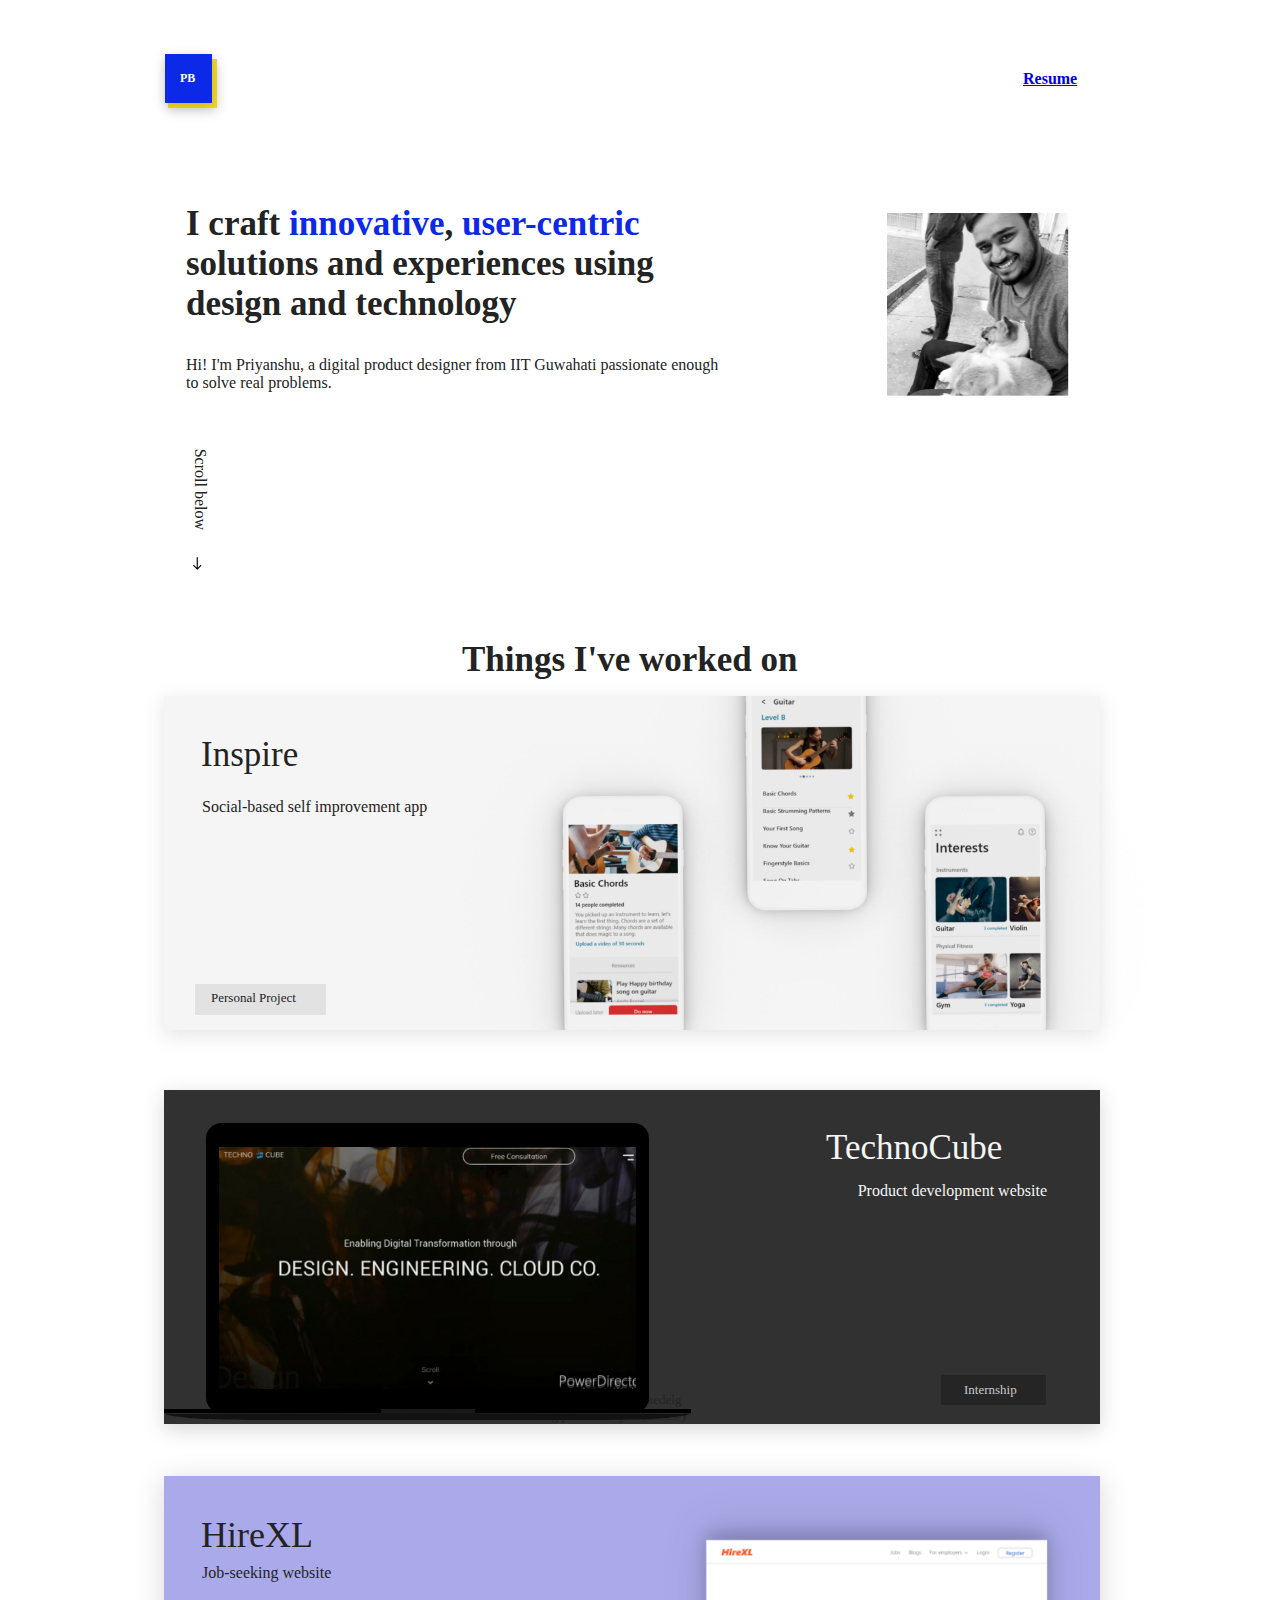
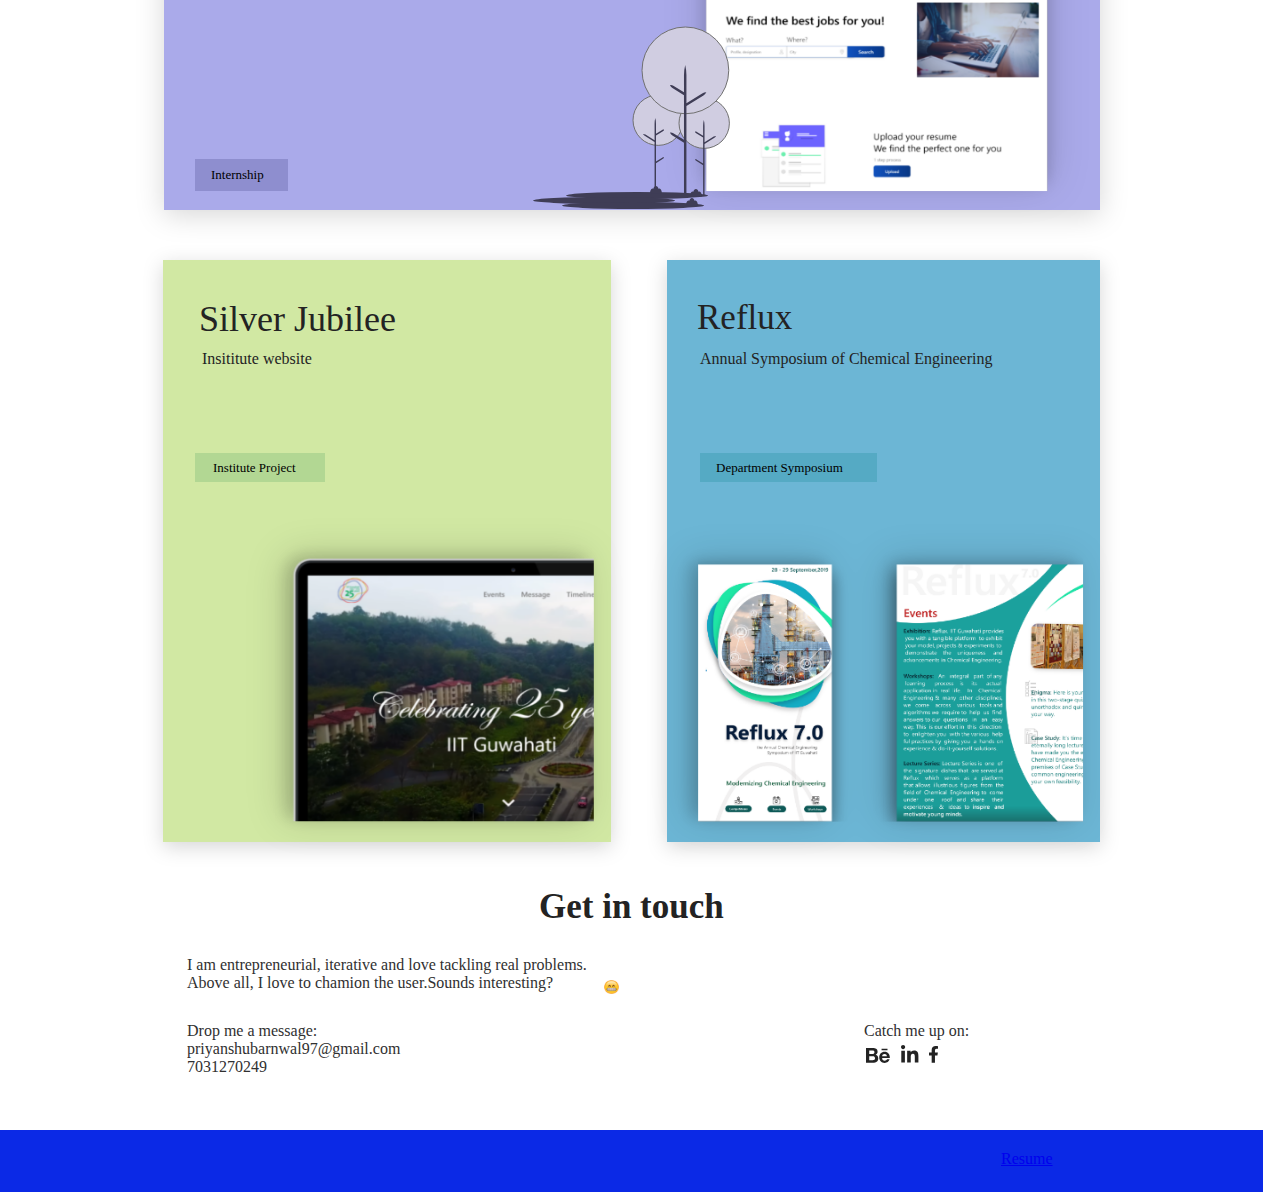
<file: main.html>
<!DOCTYPE html>
<html>
<head>
<meta charset="utf-8"/>
<meta http-equiv="X-UA-Compatible" content="IE=edge"/>
<meta name="viewport" content="width=device-width, initial-scale=1.0">
<title>main</title>
<link rel="stylesheet" type="text/css" id="applicationStylesheet" href="main.css"/>
<script id="applicationScript" type="text/javascript" src="main.js"></script>
</head>
<body>
<div id="main">
	<div onclick="application.goToTargetView(event)" id="Component_13___7" class="Component_13___7">
		<svg class="Group_230">
			<rect fill="rgba(245,245,245,1)" id="Group_230" rx="0" ry="0" x="0" y="0" width="936" height="334">
			</rect>
		</svg>
		<img id="Group_231" src="Group_231.png" srcset="Group_231.png 1x, Group_231@2x.png 2x">
		<div id="Inspire">
			<span>Inspire</span>
		</div>
	</div>
	<div onclick="application.goToTargetView(event)" id="Component_14___6" class="Component_14___6">
		<svg class="Rectangle_421">
			<rect fill="rgba(49,49,49,1)" id="Rectangle_421" rx="0" ry="0" x="0" y="0" width="936" height="334">
			</rect>
		</svg>
		<div id="TechnoCube">
			<span>TechnoCube</span>
		</div>
	</div>
	<div onclick="application.goToTargetView(event)" id="Component_17___11" class="Component_17___11">
		<div id="Group_234">
			<svg class="Group_230_bd">
				<rect fill="rgba(209,232,163,1)" id="Group_230_bd" rx="0" ry="0" x="0" y="0" width="448" height="582">
				</rect>
			</svg>
			<div id="Silver_Jubilee">
				<span>Silver Jubilee</span>
			</div>
		</div>
		<img id="Group_240" src="Group_240.png" srcset="Group_240.png 1x, Group_240@2x.png 2x">
	</div>
	<div onclick="application.goToTargetView(event)" id="Component_15___18" class="Component_15___18">
		<svg class="Group_230_bh">
			<rect fill="rgba(170,170,234,1)" id="Group_230_bh" rx="0" ry="0" x="0" y="0" width="936" height="334">
			</rect>
		</svg>
		<img id="Group_36" src="Group_36.png" srcset="Group_36.png 1x, Group_36@2x.png 2x">
		<div id="HireXL">
			<span>HireXL</span>
		</div>
	</div>
	<div id="Group_25">
		<svg class="Ellipse_86">
			<ellipse fill="rgba(208,205,225,1)" stroke="rgba(112,112,112,1)" stroke-width="1px" stroke-linejoin="miter" stroke-linecap="butt" stroke-miterlimit="4" shape-rendering="auto" id="Ellipse_86" rx="25.19500732421875" ry="25.195003509521484" cx="25.19500732421875" cy="25.195003509521484">
			</ellipse>
		</svg>
		<svg class="Path_311" viewBox="338.154 449.299 21.122 74.975">
			<path fill="rgba(63,61,86,1)" id="Path_311" d="M 357.3504638671875 488.9344177246094 L 351.1529541015625 492.7748718261719 L 351.1529541015625 466.8148803710938 L 358.0997314453125 462.5101623535156 C 358.674072265625 462.1543579101563 359.0936279296875 461.5956115722656 359.2755432128906 460.9449768066406 L 359.2755432128906 460.9449768066406 L 359.2755432128906 460.9449768066406 C 358.6119384765625 460.8181457519531 357.9248657226563 460.9453125 357.3504638671875 461.3012084960938 L 351.1529541015625 465.1416625976563 L 351.1529541015625 455.0752258300781 C 351.1529541015625 453.1278686523438 350.9140930175781 451.1878662109375 350.4417419433594 449.298583984375 C 349.9694519042969 451.1877746582031 349.7306518554688 453.1278686523438 349.7306518554688 455.0752258300781 L 349.7306518554688 471.5057067871094 L 340.5873718261719 465.8399658203125 C 339.8572387695313 465.3875427246094 339.0125732421875 465.154541015625 338.15380859375 465.1685485839844 C 338.5234680175781 465.94384765625 339.1081237792969 466.5964965820313 339.8381652832031 467.0488891601563 L 349.730712890625 473.1789855957031 L 349.730712890625 524.2738037109375 L 351.1529541015625 524.2738037109375 L 351.1529541015625 494.4483947753906 L 358.099853515625 490.1436462402344 C 358.6741333007813 489.7878112792969 359.0937805175781 489.2290954589844 359.275634765625 488.5784301757813 L 359.275634765625 488.5784301757813 L 359.275634765625 488.5784301757813 C 358.612060546875 488.4516296386719 357.9249267578125 488.57861328125 357.3504638671875 488.9344177246094 Z">
			</path>
		</svg>
		<svg class="Ellipse_87">
			<ellipse fill="rgba(208,205,225,1)" stroke="rgba(112,112,112,1)" stroke-width="1px" stroke-linejoin="miter" stroke-linecap="butt" stroke-miterlimit="4" shape-rendering="auto" id="Ellipse_87" rx="25.19500732421875" ry="25.195003509521484" cx="25.19500732421875" cy="25.195003509521484">
			</ellipse>
		</svg>
		<svg class="Path_312" viewBox="165.767 458.298 21.122 74.975">
			<path fill="rgba(63,61,86,1)" id="Path_312" d="M 167.6915588378906 497.9343566894531 L 173.8891906738281 501.7747802734375 L 173.8891906738281 475.8147583007813 L 166.9423828125 471.5099792480469 C 166.3680572509766 471.1541442871094 165.9483947753906 470.5955200195313 165.7665405273438 469.9447631835938 L 165.7665252685547 469.9447631835938 L 165.7665405273438 469.9447631835938 C 166.4302062988281 469.8179931640625 167.1172485351563 469.9450988769531 167.6916046142578 470.3009948730469 L 173.8891906738281 474.1415100097656 L 173.8891906738281 464.0750732421875 C 173.8891906738281 462.1277160644531 174.1280517578125 460.1875915527344 174.6003570556641 458.29833984375 C 175.0726623535156 460.1875915527344 175.3115234375 462.127685546875 175.3115234375 464.0750427246094 L 175.3115234375 480.5055541992188 L 184.4548034667969 474.8397216796875 C 185.1848754882813 474.3873291015625 186.0296020507813 474.1542663574219 186.8883819580078 474.1683044433594 C 186.5187225341797 474.943603515625 185.93408203125 475.5963439941406 185.2039642333984 476.0486755371094 L 175.3115539550781 482.1788024902344 L 175.3115539550781 533.2738037109375 L 173.8892364501953 533.2738037109375 L 173.8892364501953 503.4482116699219 L 166.9424591064453 499.1434936523438 C 166.3681182861328 498.78759765625 165.9485168457031 498.2289123535156 165.7666168212891 497.5781860351563 L 165.7666015625 497.5781860351563 L 165.7666168212891 497.5781860351563 C 166.4302062988281 497.4514465332031 167.1172332763672 497.5784912109375 167.6915435791016 497.9343566894531 Z">
			</path>
		</svg>
		<svg class="Ellipse_88">
			<ellipse fill="rgba(63,61,86,1)" id="Ellipse_88" rx="71.0689468383789" ry="3.4702556133270264" cx="71.0689468383789" cy="3.4702556133270264">
			</ellipse>
		</svg>
		<svg class="Ellipse_89">
			<ellipse fill="rgba(63,61,86,1)" id="Ellipse_89" rx="71.0689468383789" ry="3.4702556133270264" cx="71.0689468383789" cy="3.4702556133270264">
			</ellipse>
		</svg>
		<svg class="Ellipse_90">
			<ellipse fill="rgba(63,61,86,1)" id="Ellipse_90" rx="71.0689468383789" ry="3.4702556133270264" cx="71.0689468383789" cy="3.4702556133270264">
			</ellipse>
		</svg>
		<svg class="Ellipse_92">
			<ellipse fill="rgba(208,205,225,1)" stroke="rgba(112,112,112,1)" stroke-width="1px" stroke-linejoin="miter" stroke-linecap="butt" stroke-miterlimit="4" shape-rendering="auto" id="Ellipse_92" rx="43.37939453125" ry="43.37938690185547" cx="43.37939453125" cy="43.37938690185547">
			</ellipse>
		</svg>
		<svg class="Path_324" viewBox="205.146 228.4 36.366 129.089">
			<path fill="rgba(63,61,86,1)" id="Path_324" d="M 208.4600524902344 296.6432495117188 L 219.1307525634766 303.255615234375 L 219.1307525634766 258.55908203125 L 207.1701507568359 251.1474761962891 C 206.1813049316406 250.5346984863281 205.4587097167969 249.5728149414063 205.1456298828125 248.4524841308594 L 205.1456298828125 248.4524536132813 L 205.1456298828125 248.4524536132813 C 206.2882385253906 248.2341918945313 207.4712066650391 248.453125 208.4600677490234 249.0658264160156 L 219.1307830810547 255.6781463623047 L 219.1307830810547 238.3462677001953 C 219.1307830810547 234.9933319091797 219.5419616699219 231.6530609130859 220.3551788330078 228.4002227783203 C 221.1683959960938 231.6530456542969 221.5796051025391 234.9933166503906 221.5796051025391 238.3462677001953 L 221.5796356201172 266.6353149414063 L 237.3219451904297 256.8802490234375 C 238.5789337158203 256.101318359375 240.0333709716797 255.7000274658203 241.5119323730469 255.7242889404297 C 240.8755035400391 257.0591430664063 239.8688507080078 258.1829833984375 238.61181640625 258.9618530273438 L 221.5796356201172 269.5161743164063 L 221.5796356201172 357.4889526367188 L 219.1307830810547 357.4889526367188 L 219.1307830810547 306.1365356445313 L 207.1701507568359 298.7249145507813 C 206.1813201904297 298.1121215820313 205.458740234375 297.1503295898438 205.1456451416016 296.0299072265625 L 205.1456298828125 296.0299072265625 L 205.1456451416016 296.0299072265625 C 206.2882385253906 295.8116455078125 207.47119140625 296.0304565429688 208.4600524902344 296.6432495117188 Z">
			</path>
		</svg>
		<svg class="Path_325" viewBox="243.57 788 11.884 7.606">
			<path fill="rgba(63,61,86,1)" id="Path_325" d="M 245.9222259521484 790.6227416992188 C 246.202392578125 790.6287841796875 246.4730682373047 790.7254638671875 246.6936340332031 790.8982543945313 C 247.3509979248047 789.1341552734375 248.3687591552734 788.0001220703125 249.5122833251953 788.0001220703125 C 250.6557922363281 788.0001220703125 251.6735076904297 789.134033203125 252.3310089111328 790.8983764648438 C 252.5515289306641 790.7255859375 252.8221893310547 790.6289672851563 253.1023406982422 790.622802734375 C 254.4014434814453 790.622802734375 255.4544830322266 792.85400390625 255.4544830322266 795.606201171875 L 243.570068359375 795.606201171875 C 243.570068359375 792.85400390625 244.6230316162109 790.6227416992188 245.9222259521484 790.6227416992188 Z">
			</path>
		</svg>
		<svg class="Path_326" viewBox="349.57 735 11.884 7.606">
			<path fill="rgba(63,61,86,1)" id="Path_326" d="M 351.9222106933594 737.622802734375 C 352.202392578125 737.6287841796875 352.4730529785156 737.7254638671875 352.6936340332031 737.8983764648438 C 353.3510437011719 736.134033203125 354.3687438964844 735.0001831054688 355.5122985839844 735.0001831054688 C 356.6557922363281 735.0001831054688 357.673583984375 736.1339721679688 358.3309631347656 737.8984375 C 358.551513671875 737.7255249023438 358.8222351074219 737.6289672851563 359.1023559570313 737.6228637695313 C 360.4013671875 737.6228637695313 361.4545288085938 739.8539428710938 361.4545288085938 742.606201171875 L 349.5700988769531 742.606201171875 C 349.5700988769531 739.8539428710938 350.623046875 737.622802734375 351.9222106933594 737.622802734375 Z">
			</path>
		</svg>
		<svg class="Path_327" viewBox="224.57 749 11.884 7.606">
			<path fill="rgba(63,61,86,1)" id="Path_327" d="M 226.9222564697266 751.6226196289063 C 227.202392578125 751.6287231445313 227.4730834960938 751.7254638671875 227.6936187744141 751.8983154296875 C 228.3509979248047 750.134033203125 229.3687896728516 749.0000610351563 230.5122985839844 749.0000610351563 C 231.6558227539063 749.0000610351563 232.6735076904297 750.1339111328125 233.3309631347656 751.8984375 C 233.5515594482422 751.7256469726563 233.8221740722656 751.6288452148438 234.1023712158203 751.6227416992188 C 235.4014434814453 751.6227416992188 236.4545135498047 753.8539428710938 236.4545135498047 756.6060791015625 L 224.5700836181641 756.6060791015625 C 224.5700836181641 753.8538208007813 225.6230316162109 751.6226196289063 226.9222564697266 751.6226196289063 Z">
			</path>
		</svg>
	</div>
	<div id="Things_I_ve_worked_on">
		<span>Things I've worked on</span>
	</div>
	<div id="Get_in_touch">
		<span>Get in touch</span>
	</div>
	<div onclick="application.goToTargetView(event)" id="Component_16___5" class="Component_16___5">
		<div id="Group_238">
			<svg class="Group_230_b">
				<rect fill="rgba(108,182,213,1)" id="Group_230_b" rx="0" ry="0" x="0" y="0" width="433" height="582">
				</rect>
			</svg>
			<div id="Reflux">
				<span>Reflux</span>
			</div>
		</div>
		<img id="Group_239" src="Group_239.png" srcset="Group_239.png 1x, Group_239@2x.png 2x">
	</div>
	<div id="Blogs">
		<span>Blogs</span>
	</div>
	<svg class="Rectangle_443">
		<rect fill="rgba(213,213,213,1)" id="Rectangle_443" rx="0" ry="0" x="0" y="0" width="131" height="31">
		</rect>
	</svg>
	<div id="Personal_Project">
		<span>Personal Project</span>
	</div>
	<svg class="Rectangle_444">
		<rect fill="rgba(35,35,35,1)" id="Rectangle_444" rx="0" ry="0" x="0" y="0" width="105" height="30">
		</rect>
	</svg>
	<div id="Internship">
		<span>Internship</span>
	</div>
	<svg class="Rectangle_445">
		<rect fill="rgba(80,80,146,1)" id="Rectangle_445" rx="0" ry="0" x="0" y="0" width="93" height="32">
		</rect>
	</svg>
	<div id="Internship_ca">
		<span>Internship</span>
	</div>
	<svg class="Rectangle_446">
		<rect fill="rgba(32,142,159,1)" id="Rectangle_446" rx="0" ry="0" x="0" y="0" width="177" height="29">
		</rect>
	</svg>
	<div id="Department_Symposium">
		<span>Department Symposium</span>
	</div>
	<svg class="Rectangle_447">
		<rect fill="rgba(107,174,111,1)" id="Rectangle_447" rx="0" ry="0" x="0" y="0" width="130" height="29">
		</rect>
	</svg>
	<div id="Institute_Project">
		<span>Institute Project</span>
	</div>
	<div id="Social_based_self_improvement_">
		<span>Social-based self improvement app</span>
	</div>
	<div id="Product_development_website">
		<span>Product development website</span>
	</div>
	<div id="Job_seeking_website_">
		<span>Job-seeking website</span><br>
	</div>
	<div id="Insititute_website">
		<span>Insititute website</span>
	</div>
	<div id="Annual_Symposium_of_Chemical_E">
		<span>Annual Symposium of Chemical Engineering</span>
	</div>
	<div id="Group_247">
		<div id="I_am_entrepreneurial__iterativ">
			<span>I am entrepreneurial, iterative and love tackling real problems. <br/>Above all, I love to chamion the user.Sounds interesting?</span>
		</div>
		<div id="Group_237">
			<div id="Drop_me_a_message___priyanshub">
				<span>Drop me a message: <br/>priyanshubarnwal97@gmail.com<br/>7031270249</span>
			</div>
		</div>
		<img id="Grinning_Emoji_with_Smiling_Ey" src="Grinning_Emoji_with_Smiling_Ey.png" srcset="Grinning_Emoji_with_Smiling_Ey.png 1x, Grinning_Emoji_with_Smiling_Ey@2x.png 2x">
		<svg class="Rectangle_430">
			<rect fill="rgba(11,41,230,1)" id="Rectangle_430" rx="0" ry="0" x="0" y="0" width="1296" height="62">
			</rect>
		</svg>
		
		
		<div id="All_Projects">
			<a href="https://drive.google.com/file/d/18fgMpgo_Jss23QtZEf2D6lyh1P4IcQCa/view?usp=sharing"><span>Resume</span></a>
		</div>
		<div id="Group_273">
			<div id="Catch_me_up_on_">
				<span>Catch me up on:</span>
			</div>
		</div>
	</div>
	<div id="Group_248">
		<svg class="Rectangle_419">
			<rect fill="rgba(242,215,34,1)" id="Rectangle_419" rx="0" ry="0" x="0" y="0" width="49" height="49">
			</rect>
		</svg>
		<div id="Resume_cx">
			<a href="https://drive.google.com/file/d/18fgMpgo_Jss23QtZEf2D6lyh1P4IcQCa/view?usp=sharing" ><span>Resume</span></a>
		</div>
		<svg class="Rectangle_418">
			<rect fill="rgba(11,41,230,1)" id="Rectangle_418" rx="0" ry="0" x="0" y="0" width="47" height="49">
			</rect>
		</svg>
		<div id="PB">
			<span>PB</span>
		</div>
		<div id="I_craft_innovative__user_centr">
			<span>I craft </span><span style="color:rgba(11,41,230,1);">innovative</span><span>, </span><span style="color:rgba(11,41,230,1);">user-centric</span><span> <br/>solutions and experiences using <br/>design and technology</span>
		</div>
		<div id="Hi__I_m_Priyanshu__a_digital_p">
			<span>Hi! I'm Priyanshu, a digital product designer from IIT Guwahati passionate enough <br/>to solve real problems.</span>
		</div>
		<div id="Scroll_below">
			<span>Scroll below</span>
		</div>
		<img id="ID53192498_1894964427279882_84" src="ID53192498_1894964427279882_84.png" srcset="ID53192498_1894964427279882_84.png 1x, ID53192498_1894964427279882_84@2x.png 2x">
		<svg class="Icon_ionic_ios_arrow_round_for" viewBox="0 0 12.594 8.4">
			<path fill="rgba(0,0,0,1)" id="Icon_ionic_ios_arrow_round_for" d="M 8.031452178955078 0.1608244180679321 C 7.808356285095215 0.3795463740825653 7.808356285095215 0.7426238059997559 8.027078628540039 0.9657196402549744 L 10.68673229217529 3.629746437072754 L 0.564301073551178 3.629746437072754 C 0.2537166774272919 3.629746437072754 0 3.883463859558105 0 4.198422431945801 C 0 4.513382434844971 0.2537166774272919 4.767099380493164 0.564301073551178 4.767099380493164 L 10.68235492706299 4.767099380493164 L 8.022702217102051 7.431126594543457 C 7.803982257843018 7.65422248840332 7.808355331420898 8.012928009033203 8.027078628540039 8.236021041870117 C 8.250171661376953 8.454744338989258 8.604499816894531 8.454744338989258 8.827596664428711 8.231647491455078 L 12.43212795257568 4.60087251663208 C 12.43212795257568 4.60087251663208 12.43212795257568 4.60087251663208 12.43212795257568 4.60087251663208 C 12.48024654388428 4.548378467559814 12.51961421966553 4.49151086807251 12.5502347946167 4.42152214050293 C 12.58085823059082 4.351531505584717 12.59398174285889 4.277164459228516 12.59398174285889 4.202799320220947 C 12.59398174285889 4.054069042205811 12.53711414337158 3.914087057113647 12.43212795257568 3.804725646972656 L 8.827596664428711 0.1739501059055328 C 8.613251686096191 -0.05352294817566872 8.254547119140625 -0.0578969269990921 8.031452178955078 0.1608244180679321 Z">
			</path>
		</svg>
		<svg class="Rectangle_470">
			<rect fill="rgba(242,215,34,1)" id="Rectangle_470" rx="0" ry="0" x="0" y="0" width="1076" height="55">
			</rect>
		</svg>
	</div>
	<a href="https://www.behance.net/priyanshu2612"><svg class="Icon_awesome_behance" viewBox="0 5.302 23.835 14.943">
		<path fill="rgba(35,35,35,1)" id="Icon_awesome_behance" d="M 9.600309371948242 11.99695110321045 C 10.91621112823486 11.36796379089355 11.60313034057617 10.41620826721191 11.60313034057617 8.934783935546875 C 11.60313034057617 6.01331090927124 9.426511764526367 5.301564693450928 6.914706707000732 5.301564693450928 L 0 5.301564693450928 L 0 19.96685600280762 L 7.109192848205566 19.96685600280762 C 9.774105072021484 19.96685600280762 12.2776346206665 18.68819999694824 12.2776346206665 15.70879364013672 C 12.2776346206665 13.867356300354 11.40450477600098 12.50593376159668 9.600307464599609 11.99695110321045 Z M 3.223551273345947 7.805092334747314 L 6.248477458953857 7.805092334747314 C 7.411272048950195 7.805092334747314 8.458202362060547 8.131999969482422 8.458202362060547 9.481009483337402 C 8.458202362060547 10.72656536102295 7.643003940582275 11.22727108001709 6.492622375488281 11.22727108001709 L 3.223551273345947 11.22727108001709 L 3.223551273345947 7.805091381072998 Z M 6.670559406280518 17.47574615478516 L 3.223551273345947 17.47574615478516 L 3.223551273345947 13.43699550628662 L 6.736767292022705 13.43699550628662 C 8.156124114990234 13.43699550628662 9.054084777832031 14.02873992919922 9.054084777832031 15.53085517883301 C 9.054084777832031 17.01228141784668 7.982325077056885 17.47574615478516 6.670558452606201 17.47574615478516 Z M 21.50551986694336 7.515427589416504 L 15.55912113189697 7.515427589416504 L 15.55912113189697 6.071242809295654 L 21.50551986694336 6.071242809295654 L 21.50551986694336 7.515427589416504 Z M 23.83524894714355 14.81083393096924 C 23.83524894714355 11.67004489898682 21.99794960021973 9.050649642944336 18.66680717468262 9.050649642944336 C 15.4308385848999 9.050649642944336 13.23352909088135 11.48383235931396 13.23352909088135 14.67014026641846 C 13.23352909088135 17.97645378112793 15.31497287750244 20.24411010742188 18.66680717468262 20.24411010742188 C 21.20343971252441 20.24411010742188 22.84625053405762 19.10200500488281 23.63661956787109 16.67295837402344 L 21.062744140625 16.67295837402344 C 20.78549385070801 17.57919502258301 19.64338874816895 18.05921173095703 18.75784492492676 18.05921173095703 C 17.048828125 18.05921173095703 16.15086364746094 17.05780029296875 16.15086364746094 15.35705947875977 L 23.8104190826416 15.35705947875977 C 23.82283401489258 15.18325901031494 23.83524894714355 14.99704456329346 23.83524894714355 14.81083393096924 Z M 16.15500259399414 13.51975917816162 C 16.25017929077148 12.12523078918457 17.17710494995117 11.25209999084473 18.57577133178711 11.25209999084473 C 20.04064750671387 11.25209999084473 20.77721786499023 12.11281681060791 20.90135955810547 13.51975917816162 L 16.15500259399414 13.51975917816162 Z">
		</path>
	</svg></a>
	<a href="https://www.linkedin.com/in/priyanshu2612/"><svg class="Icon_awesome_linkedin_in" viewBox="0 0.001 17.418 17.418">
		<path fill="rgba(35,35,35,1)" id="Icon_awesome_linkedin_in" d="M 3.898813724517822 17.4182300567627 L 0.2877066433429718 17.4182300567627 L 0.2877066433429718 5.78943920135498 L 3.898813009262085 5.78943920135498 L 3.898813724517822 17.4182300567627 Z M 2.091316223144531 4.203165054321289 C 0.9366018176078796 4.203165054321289 -1.125542462509198e-14 3.246733427047729 -1.125542462509198e-14 2.092019557952881 C -1.318334881261762e-07 0.9370172619819641 0.9363140463829041 0.000703335041180253 2.091316223144531 0.000703335041180253 C 3.246318101882935 0.000703335041180253 4.182632446289063 0.9370174407958984 4.182632446289063 2.092019557952881 C 4.182632446289063 3.246733427047729 3.245641708374023 4.203165054321289 2.091316223144531 4.203165054321289 Z M 17.41402435302734 17.4182300567627 L 13.81069564819336 17.4182300567627 L 13.81069564819336 11.75740718841553 C 13.81069564819336 10.40829658508301 13.78348159790039 8.678170204162598 11.93321704864502 8.678170204162598 C 10.05573558807373 8.678170204162598 9.76802921295166 10.14391613006592 9.76802921295166 11.66020965576172 L 9.76802921295166 17.4182300567627 L 6.160810470581055 17.4182300567627 L 6.160810470581055 5.78943920135498 L 9.624177932739258 5.78943920135498 L 9.624177932739258 7.375711917877197 L 9.674716949462891 7.375711917877197 C 10.15682315826416 6.462050437927246 11.33447551727295 5.497844696044922 13.0914306640625 5.497844696044922 C 16.74608039855957 5.497844696044922 17.41791534423828 7.904469966888428 17.41791534423828 11.03036499023438 L 17.41791534423828 17.4182300567627 Z">
		</path>
	</svg></a>
	<a href="https://www.facebook.com/priyanshu.barnwal.1"><svg class="Icon_awesome_facebook_f" viewBox="1.609 0 9.003 16.81">
		<path fill="rgba(35,35,35,1)" id="Icon_awesome_facebook_f" d="M 10.02286624908447 9.455852508544922 L 10.48974800109863 6.41356372833252 L 7.570583343505859 6.41356372833252 L 7.570583343505859 4.439326763153076 C 7.570583343505859 3.607013940811157 7.978366374969482 2.795715093612671 9.285770416259766 2.795715093612671 L 10.61287307739258 2.795715093612671 L 10.61287307739258 0.2055334597826004 C 10.61287307739258 0.2055334597826004 9.408565521240234 0 8.257116317749023 0 C 5.853096008300781 0 4.281717777252197 1.457120656967163 4.281717777252197 4.094910144805908 L 4.281717777252197 6.41356372833252 L 1.609453320503235 6.41356372833252 L 1.609453320503235 9.455852508544922 L 4.281717777252197 9.455852508544922 L 4.281717777252197 16.81040573120117 L 7.570583343505859 16.81040573120117 L 7.570583343505859 9.455852508544922 L 10.02286624908447 9.455852508544922 Z">
		</path>
	</svg></a>
	<div id="_Source__https___www_mikedelg_">
		<span>(Source: https://www.mikedelg<br/>ado.org/productivity/deadlines/)</span>
	</div>
	<div id="macbook_air">
		<div id="case">
			<svg class="screen">
				<rect fill="rgba(0,0,0,1)" id="screen" rx="15.600000381469727" ry="15.600000381469727" x="0" y="0" width="443" height="290">
				</rect>
			</svg>
			<svg class="front">
				<rect fill="rgba(0,0,0,1)" id="front" rx="0" ry="0" x="0" y="0" width="527" height="4">
				</rect>
			</svg>
			<svg class="notch">
				<rect fill="rgba(24,24,24,1)" id="notch" rx="0" ry="0" x="0" y="0" width="94" height="4">
				</rect>
			</svg>
			<svg class="bottom" viewBox="0 0 527 7">
				<path fill="rgba(18,18,18,1)" id="bottom" d="M 264.3778686523438 7 L 264.3778686523438 0 L 527 0.8749015927314758 C 527 0.8749015927314758 514.3638916015625 7 442.6797790527344 7 C 370.980712890625 7 264.3778686523438 7 264.3778686523438 7 Z M 84.32023620605469 7 C 12.66934776306152 7 9.264264917874243e-06 0.8749015927314758 9.264264917874243e-06 0.8749015927314758 L 264.3778686523438 0 L 264.3778686523438 7 C 264.3778686523438 7 156.4351501464844 7 84.32023620605469 7 Z">
				</path>
			</svg>
		</div>
		<div id="screen_dg">
			<img id="Mask" src="Mask.png" srcset="Mask.png 1x, Mask@2x.png 2x">
			<div id="screen_di">
			<svg style="width:inherit;height:inherit;overflow:visible;">
				<rect fill="url(#screen_dl_pattern)" width="100%" height="100%"></rect>
					<pattern elementId="screen_dl" id="screen_dl_pattern" x="0" y="0" width="100%" height="100%">
						<image x="0" y="0" width="100%" height="100%" href="screen_dl_pattern.png" xlink:href="screen_dl_pattern.png"></image>
					</pattern>
					</svg>
				</div>
		</div>
	</div>
</div>
</body>
</html>
</file>
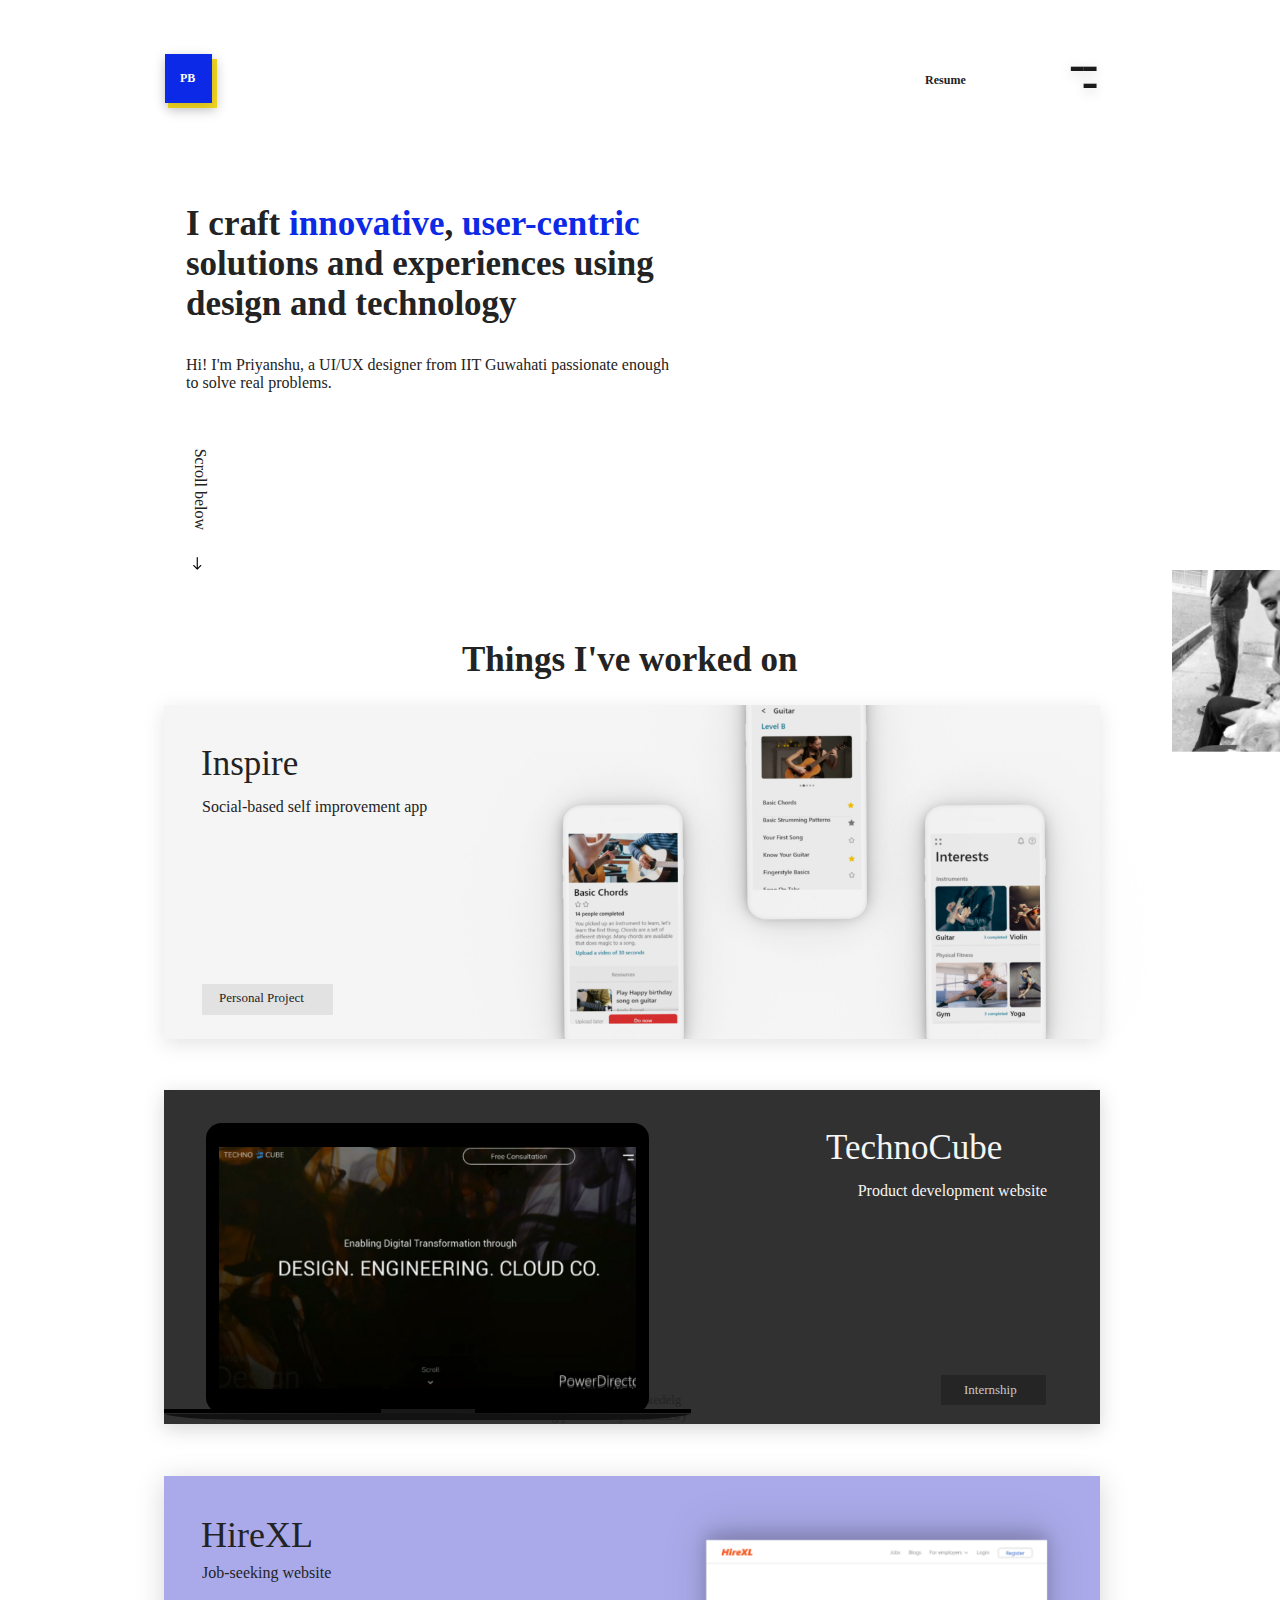
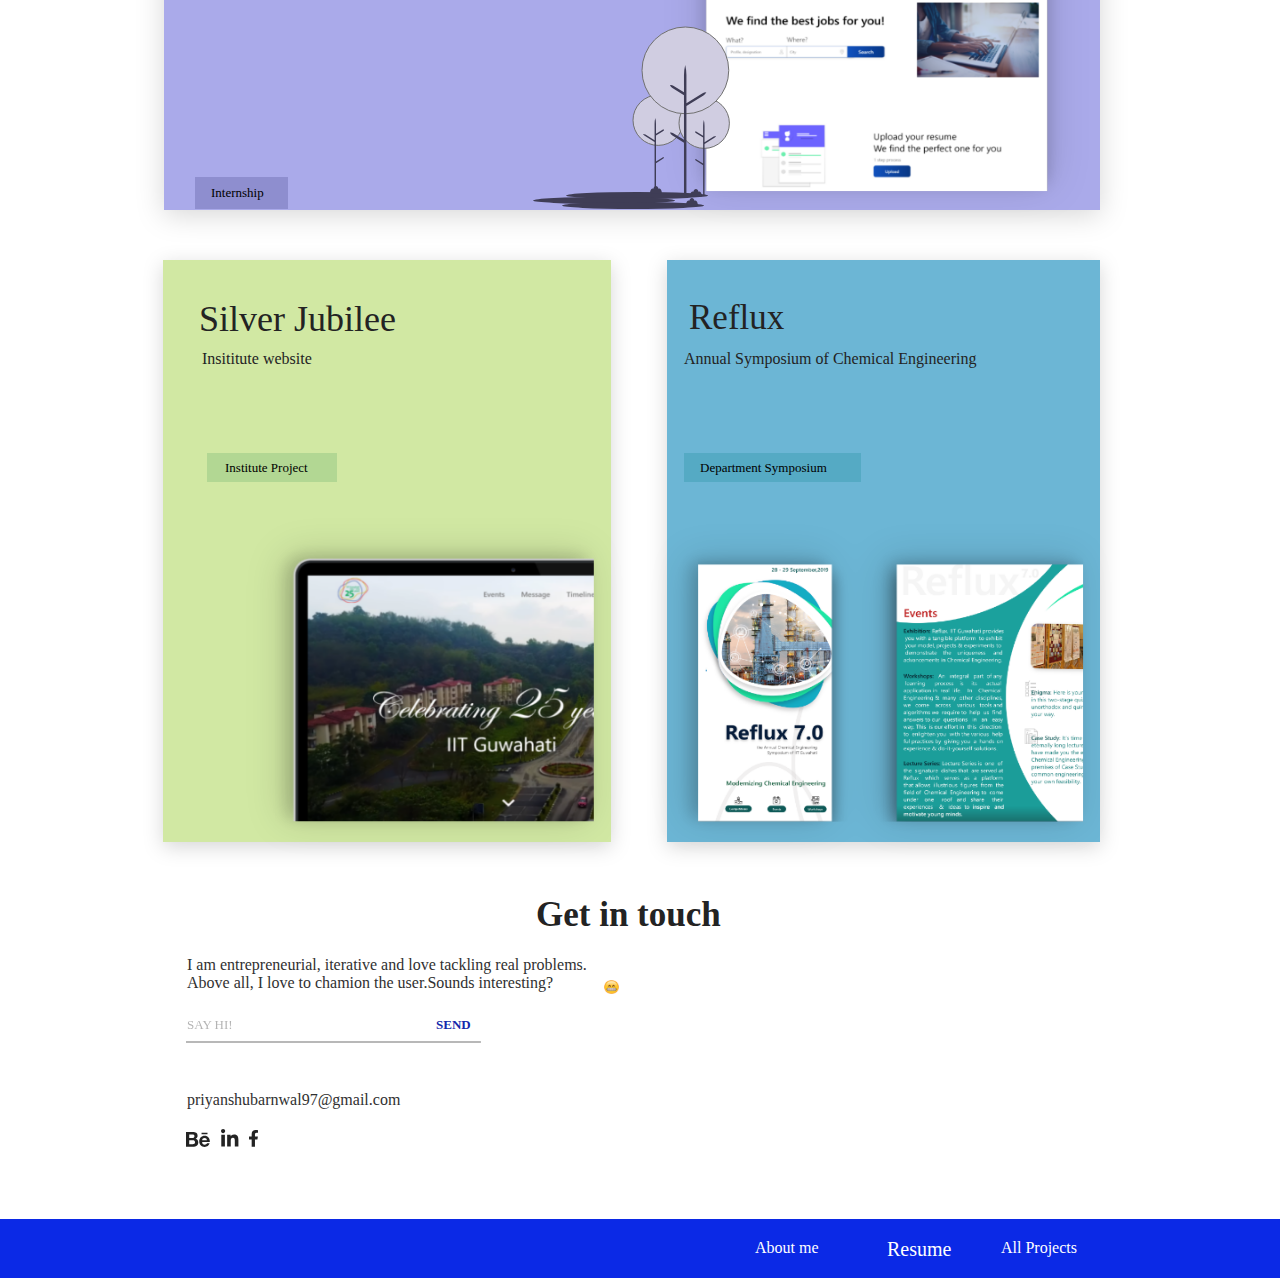
<file: Web_1280___17.html>
<!DOCTYPE html>
<html>
<head>
<meta charset="utf-8"/>
<meta http-equiv="X-UA-Compatible" content="IE=edge"/>
<meta name="viewport" content="width=device-width, initial-scale=1.0">
<title>Web 1280 – 17</title>
<link rel="stylesheet" type="text/css" id="applicationStylesheet" href="lol.css"/>
<script id="applicationScript" type="text/javascript" src="heeh.js"></script>
</head>
<body>
<div id="Web_1280___17">
	<div onclick="application.goToTargetView(event)" id="Component_13___7" class="Component_13___7">
		<svg class="Group_230">
			<rect fill="rgba(245,245,245,1)" id="Group_230" rx="0" ry="0" x="0" y="0" width="936" height="334">
			</rect>
		</svg>
		<img id="Group_231" src="Group_231.png" srcset="Group_231.png 1x, Group_231@2x.png 2x">
		<div id="Inspire">
			<span>Inspire</span>
		</div>
	</div>
	<div onclick="application.goToTargetView(event)" id="Component_14___6" class="Component_14___6">
		<svg class="Rectangle_421">
			<rect fill="rgba(49,49,49,1)" id="Rectangle_421" rx="0" ry="0" x="0" y="0" width="936" height="334">
			</rect>
		</svg>
		<div id="TechnoCube">
			<span>TechnoCube</span>
		</div>
	</div>
	<div onclick="application.goToTargetView(event)" id="Component_17___11" class="Component_17___11">
		<div id="Group_234">
			<svg class="Group_230_bc">
				<rect fill="rgba(209,232,163,1)" id="Group_230_bc" rx="0" ry="0" x="0" y="0" width="448" height="582">
				</rect>
			</svg>
			<div id="Silver_Jubilee">
				<span>Silver Jubilee</span>
			</div>
		</div>
		<img id="Group_240" src="Group_240.png" srcset="Group_240.png 1x, Group_240@2x.png 2x">
	</div>
	<div onclick="application.goToTargetView(event)" id="Component_15___18" class="Component_15___18">
		<svg class="Group_230_bg">
			<rect fill="rgba(170,170,234,1)" id="Group_230_bg" rx="0" ry="0" x="0" y="0" width="936" height="334">
			</rect>
		</svg>
		<img id="Group_36" src="Group_36.png" srcset="Group_36.png 1x, Group_36@2x.png 2x">
		<div id="HireXL">
			<span>HireXL</span>
		</div>
	</div>
	<div id="Group_25">
		<svg class="Ellipse_86">
			<ellipse fill="rgba(208,205,225,1)" stroke="rgba(112,112,112,1)" stroke-width="1px" stroke-linejoin="miter" stroke-linecap="butt" stroke-miterlimit="4" shape-rendering="auto" id="Ellipse_86" rx="25.19500732421875" ry="25.195003509521484" cx="25.19500732421875" cy="25.195003509521484">
			</ellipse>
		</svg>
		<svg class="Path_311" viewBox="338.154 449.299 21.122 74.975">
			<path fill="rgba(63,61,86,1)" id="Path_311" d="M 357.3504638671875 488.9344177246094 L 351.1529541015625 492.7748718261719 L 351.1529541015625 466.8148803710938 L 358.0997314453125 462.5101623535156 C 358.674072265625 462.1543579101563 359.0936279296875 461.5956115722656 359.2755432128906 460.9449768066406 L 359.2755432128906 460.9449768066406 L 359.2755432128906 460.9449768066406 C 358.6119384765625 460.8181457519531 357.9248657226563 460.9453125 357.3504638671875 461.3012084960938 L 351.1529541015625 465.1416625976563 L 351.1529541015625 455.0752258300781 C 351.1529541015625 453.1278686523438 350.9140930175781 451.1878662109375 350.4417419433594 449.298583984375 C 349.9694519042969 451.1877746582031 349.7306518554688 453.1278686523438 349.7306518554688 455.0752258300781 L 349.7306518554688 471.5057067871094 L 340.5873718261719 465.8399658203125 C 339.8572387695313 465.3875427246094 339.0125732421875 465.154541015625 338.15380859375 465.1685485839844 C 338.5234680175781 465.94384765625 339.1081237792969 466.5964965820313 339.8381652832031 467.0488891601563 L 349.730712890625 473.1789855957031 L 349.730712890625 524.2738037109375 L 351.1529541015625 524.2738037109375 L 351.1529541015625 494.4483947753906 L 358.099853515625 490.1436462402344 C 358.6741333007813 489.7878112792969 359.0937805175781 489.2290954589844 359.275634765625 488.5784301757813 L 359.275634765625 488.5784301757813 L 359.275634765625 488.5784301757813 C 358.612060546875 488.4516296386719 357.9249267578125 488.57861328125 357.3504638671875 488.9344177246094 Z">
			</path>
		</svg>
		<svg class="Ellipse_87">
			<ellipse fill="rgba(208,205,225,1)" stroke="rgba(112,112,112,1)" stroke-width="1px" stroke-linejoin="miter" stroke-linecap="butt" stroke-miterlimit="4" shape-rendering="auto" id="Ellipse_87" rx="25.19500732421875" ry="25.195003509521484" cx="25.19500732421875" cy="25.195003509521484">
			</ellipse>
		</svg>
		<svg class="Path_312" viewBox="165.767 458.298 21.122 74.975">
			<path fill="rgba(63,61,86,1)" id="Path_312" d="M 167.6915588378906 497.9343566894531 L 173.8891906738281 501.7747802734375 L 173.8891906738281 475.8147583007813 L 166.9423828125 471.5099792480469 C 166.3680572509766 471.1541442871094 165.9483947753906 470.5955200195313 165.7665405273438 469.9447631835938 L 165.7665252685547 469.9447631835938 L 165.7665405273438 469.9447631835938 C 166.4302062988281 469.8179931640625 167.1172485351563 469.9450988769531 167.6916046142578 470.3009948730469 L 173.8891906738281 474.1415100097656 L 173.8891906738281 464.0750732421875 C 173.8891906738281 462.1277160644531 174.1280517578125 460.1875915527344 174.6003570556641 458.29833984375 C 175.0726623535156 460.1875915527344 175.3115234375 462.127685546875 175.3115234375 464.0750427246094 L 175.3115234375 480.5055541992188 L 184.4548034667969 474.8397216796875 C 185.1848754882813 474.3873291015625 186.0296020507813 474.1542663574219 186.8883819580078 474.1683044433594 C 186.5187225341797 474.943603515625 185.93408203125 475.5963439941406 185.2039642333984 476.0486755371094 L 175.3115539550781 482.1788024902344 L 175.3115539550781 533.2738037109375 L 173.8892364501953 533.2738037109375 L 173.8892364501953 503.4482116699219 L 166.9424591064453 499.1434936523438 C 166.3681182861328 498.78759765625 165.9485168457031 498.2289123535156 165.7666168212891 497.5781860351563 L 165.7666015625 497.5781860351563 L 165.7666168212891 497.5781860351563 C 166.4302062988281 497.4514465332031 167.1172332763672 497.5784912109375 167.6915435791016 497.9343566894531 Z">
			</path>
		</svg>
		<svg class="Ellipse_88">
			<ellipse fill="rgba(63,61,86,1)" id="Ellipse_88" rx="71.0689468383789" ry="3.4702556133270264" cx="71.0689468383789" cy="3.4702556133270264">
			</ellipse>
		</svg>
		<svg class="Ellipse_89">
			<ellipse fill="rgba(63,61,86,1)" id="Ellipse_89" rx="71.0689468383789" ry="3.4702556133270264" cx="71.0689468383789" cy="3.4702556133270264">
			</ellipse>
		</svg>
		<svg class="Ellipse_90">
			<ellipse fill="rgba(63,61,86,1)" id="Ellipse_90" rx="71.0689468383789" ry="3.4702556133270264" cx="71.0689468383789" cy="3.4702556133270264">
			</ellipse>
		</svg>
		<svg class="Ellipse_92">
			<ellipse fill="rgba(208,205,225,1)" stroke="rgba(112,112,112,1)" stroke-width="1px" stroke-linejoin="miter" stroke-linecap="butt" stroke-miterlimit="4" shape-rendering="auto" id="Ellipse_92" rx="43.37939453125" ry="43.37938690185547" cx="43.37939453125" cy="43.37938690185547">
			</ellipse>
		</svg>
		<svg class="Path_324" viewBox="205.146 228.4 36.366 129.089">
			<path fill="rgba(63,61,86,1)" id="Path_324" d="M 208.4600524902344 296.6432495117188 L 219.1307525634766 303.255615234375 L 219.1307525634766 258.55908203125 L 207.1701507568359 251.1474761962891 C 206.1813049316406 250.5346984863281 205.4587097167969 249.5728149414063 205.1456298828125 248.4524841308594 L 205.1456298828125 248.4524536132813 L 205.1456298828125 248.4524536132813 C 206.2882385253906 248.2341918945313 207.4712066650391 248.453125 208.4600677490234 249.0658264160156 L 219.1307830810547 255.6781463623047 L 219.1307830810547 238.3462677001953 C 219.1307830810547 234.9933319091797 219.5419616699219 231.6530609130859 220.3551788330078 228.4002227783203 C 221.1683959960938 231.6530456542969 221.5796051025391 234.9933166503906 221.5796051025391 238.3462677001953 L 221.5796356201172 266.6353149414063 L 237.3219451904297 256.8802490234375 C 238.5789337158203 256.101318359375 240.0333709716797 255.7000274658203 241.5119323730469 255.7242889404297 C 240.8755035400391 257.0591430664063 239.8688507080078 258.1829833984375 238.61181640625 258.9618530273438 L 221.5796356201172 269.5161743164063 L 221.5796356201172 357.4889526367188 L 219.1307830810547 357.4889526367188 L 219.1307830810547 306.1365356445313 L 207.1701507568359 298.7249145507813 C 206.1813201904297 298.1121215820313 205.458740234375 297.1503295898438 205.1456451416016 296.0299072265625 L 205.1456298828125 296.0299072265625 L 205.1456451416016 296.0299072265625 C 206.2882385253906 295.8116455078125 207.47119140625 296.0304565429688 208.4600524902344 296.6432495117188 Z">
			</path>
		</svg>
		<svg class="Path_325" viewBox="243.57 788 11.884 7.606">
			<path fill="rgba(63,61,86,1)" id="Path_325" d="M 245.9222259521484 790.6227416992188 C 246.202392578125 790.6287841796875 246.4730682373047 790.7254638671875 246.6936340332031 790.8982543945313 C 247.3509979248047 789.1341552734375 248.3687591552734 788.0001220703125 249.5122833251953 788.0001220703125 C 250.6557922363281 788.0001220703125 251.6735076904297 789.134033203125 252.3310089111328 790.8983764648438 C 252.5515289306641 790.7255859375 252.8221893310547 790.6289672851563 253.1023406982422 790.622802734375 C 254.4014434814453 790.622802734375 255.4544830322266 792.85400390625 255.4544830322266 795.606201171875 L 243.570068359375 795.606201171875 C 243.570068359375 792.85400390625 244.6230316162109 790.6227416992188 245.9222259521484 790.6227416992188 Z">
			</path>
		</svg>
		<svg class="Path_326" viewBox="349.57 735 11.884 7.606">
			<path fill="rgba(63,61,86,1)" id="Path_326" d="M 351.9222106933594 737.622802734375 C 352.202392578125 737.6287841796875 352.4730529785156 737.7254638671875 352.6936340332031 737.8983764648438 C 353.3510437011719 736.134033203125 354.3687438964844 735.0001831054688 355.5122985839844 735.0001831054688 C 356.6557922363281 735.0001831054688 357.673583984375 736.1339721679688 358.3309631347656 737.8984375 C 358.551513671875 737.7255249023438 358.8222351074219 737.6289672851563 359.1023559570313 737.6228637695313 C 360.4013671875 737.6228637695313 361.4545288085938 739.8539428710938 361.4545288085938 742.606201171875 L 349.5700988769531 742.606201171875 C 349.5700988769531 739.8539428710938 350.623046875 737.622802734375 351.9222106933594 737.622802734375 Z">
			</path>
		</svg>
		<svg class="Path_327" viewBox="224.57 749 11.884 7.606">
			<path fill="rgba(63,61,86,1)" id="Path_327" d="M 226.9222564697266 751.6226196289063 C 227.202392578125 751.6287231445313 227.4730834960938 751.7254638671875 227.6936187744141 751.8983154296875 C 228.3509979248047 750.134033203125 229.3687896728516 749.0000610351563 230.5122985839844 749.0000610351563 C 231.6558227539063 749.0000610351563 232.6735076904297 750.1339111328125 233.3309631347656 751.8984375 C 233.5515594482422 751.7256469726563 233.8221740722656 751.6288452148438 234.1023712158203 751.6227416992188 C 235.4014434814453 751.6227416992188 236.4545135498047 753.8539428710938 236.4545135498047 756.6060791015625 L 224.5700836181641 756.6060791015625 C 224.5700836181641 753.8538208007813 225.6230316162109 751.6226196289063 226.9222564697266 751.6226196289063 Z">
			</path>
		</svg>
	</div>
	<div id="Things_I_ve_worked_on">
		<span>Things I've worked on</span>
	</div>
	<div id="Get_in_touch">
		<span>Get in touch</span>
	</div>
	<div id="Component_16___5" class="Component_16___5">
		<div id="Group_238">
			<svg class="Group_230_b">
				<rect fill="rgba(108,182,213,1)" id="Group_230_b" rx="0" ry="0" x="0" y="0" width="433" height="582">
				</rect>
			</svg>
			<div id="Reflux">
				<span>Reflux</span>
			</div>
		</div>
		<img id="Group_239" src="Group_239.png" srcset="Group_239.png 1x, Group_239@2x.png 2x">
	</div>
	<div id="Blogs">
		<span>Blogs</span>
	</div>
	<svg class="Rectangle_443">
		<rect fill="rgba(213,213,213,1)" id="Rectangle_443" rx="0" ry="0" x="0" y="0" width="131" height="31">
		</rect>
	</svg>
	<div id="Personal_Project">
		<span>Personal Project</span>
	</div>
	<svg class="Rectangle_444">
		<rect fill="rgba(35,35,35,1)" id="Rectangle_444" rx="0" ry="0" x="0" y="0" width="105" height="30">
		</rect>
	</svg>
	<div id="Internship">
		<span>Internship</span>
	</div>
	<svg class="Rectangle_445">
		<rect fill="rgba(80,80,146,1)" id="Rectangle_445" rx="0" ry="0" x="0" y="0" width="93" height="32">
		</rect>
	</svg>
	<div id="Internship_b">
		<span>Internship</span>
	</div>
	<svg class="Rectangle_446">
		<rect fill="rgba(32,142,159,1)" id="Rectangle_446" rx="0" ry="0" x="0" y="0" width="177" height="29">
		</rect>
	</svg>
	<div id="Department_Symposium">
		<span>Department Symposium</span>
	</div>
	<svg class="Rectangle_447">
		<rect fill="rgba(107,174,111,1)" id="Rectangle_447" rx="0" ry="0" x="0" y="0" width="130" height="29">
		</rect>
	</svg>
	<div id="Institute_Project">
		<span>Institute Project</span>
	</div>
	<div id="Social_based_self_improvement_">
		<span>Social-based self improvement app</span>
	</div>
	<div id="Product_development_website">
		<span>Product development website</span>
	</div>
	<div id="Job_seeking_website_">
		<span>Job-seeking website</span><br>
	</div>
	<div id="Insititute_website">
		<span>Insititute website</span>
	</div>
	<div id="Annual_Symposium_of_Chemical_E">
		<span>Annual Symposium of Chemical Engineering</span>
	</div>
	<div id="Group_247">
		<div id="I_am_entrepreneurial__iterativ">
			<span>I am entrepreneurial, iterative and love tackling real problems. <br/>Above all, I love to chamion the user.Sounds interesting?</span>
		</div>
		<div id="Group_237">
			<div id="priyanshubarnwal97_gmail_com">
				<span>priyanshubarnwal97@gmail.com</span>
			</div>
		</div>
		<img id="Grinning_Emoji_with_Smiling_Ey" src="Grinning_Emoji_with_Smiling_Ey.png" srcset="Grinning_Emoji_with_Smiling_Ey.png 1x, Grinning_Emoji_with_Smiling_Ey@2x.png 2x">
		<svg class="Rectangle_430">
			<rect fill="rgba(11,41,230,1)" id="Rectangle_430" rx="0" ry="0" x="0" y="0" width="1296" height="62">
			</rect>
		</svg>
		<div id="About_me">
			<span>About me</span>
		</div>
		<div id="Resume">
			<span>Resume</span>
		</div>
		<div id="All_Projects">
			<span>All Projects</span>
		</div>
		<svg class="Line_119" viewBox="0 0 294.933 1">
			<path fill="transparent" stroke="rgba(112,112,112,1)" stroke-width="1px" stroke-linejoin="miter" stroke-linecap="butt" stroke-miterlimit="4" shape-rendering="auto" id="Line_119" d="M 0 0 L 294.9326171875 0">
			</path>
		</svg>
		<div id="SAY_HI_">
			<span>SAY HI!</span>
		</div>
		<div id="SEND">
			<span>SEND</span>
		</div>
	</div>
	<div id="Group_248">
		<svg class="Rectangle_419">
			<rect fill="rgba(242,215,34,1)" id="Rectangle_419" rx="0" ry="0" x="0" y="0" width="49" height="49">
			</rect>
		</svg>
		<div id="Resume_cx">
			<span>Resume</span>
		</div>
		<div id="Group_227">
			<div id="_">
				<span>-</span>
			</div>
			<div id="__c">
				<span>-</span>
			</div>
			<div id="__da">
				<span>-</span>
			</div>
		</div>
		<svg class="Rectangle_418">
			<rect fill="rgba(11,41,230,1)" id="Rectangle_418" rx="0" ry="0" x="0" y="0" width="47" height="49">
			</rect>
		</svg>
		<div id="PB">
			<span>PB</span>
		</div>
		<div id="I_craft_innovative__user_centr">
			<span>I craft </span><span style="color:rgba(11,41,230,1);">innovative</span><span>, </span><span style="color:rgba(11,41,230,1);">user-centric</span><span> <br/>solutions and experiences using <br/>design and technology</span>
		</div>
		<svg class="Rectangle_468">
			<rect fill="rgba(255,255,255,1)" id="Rectangle_468" rx="0" ry="0" x="0" y="0" width="181" height="32">
			</rect>
		</svg>
		<div id="Hi__I_m_Priyanshu__a_UI_UX_des">
			<span>Hi! I'm Priyanshu, a UI/UX designer from IIT Guwahati passionate enough <br/>to solve real problems.</span>
		</div>
		<div id="Scroll_below">
			<span>Scroll below</span>
		</div>
		<img id="ID53192498_1894964427279882_84" src="ID53192498_1894964427279882_84.png" srcset="ID53192498_1894964427279882_84.png 1x, ID53192498_1894964427279882_84@2x.png 2x">
		<svg class="Icon_ionic_ios_arrow_round_for" viewBox="0 0 12.594 8.4">
			<path fill="rgba(0,0,0,1)" id="Icon_ionic_ios_arrow_round_for" d="M 8.031452178955078 0.1608244180679321 C 7.808356285095215 0.3795463740825653 7.808356285095215 0.7426238059997559 8.027078628540039 0.9657196402549744 L 10.68673229217529 3.629746437072754 L 0.564301073551178 3.629746437072754 C 0.2537166774272919 3.629746437072754 0 3.883463859558105 0 4.198422431945801 C 0 4.513382434844971 0.2537166774272919 4.767099380493164 0.564301073551178 4.767099380493164 L 10.68235492706299 4.767099380493164 L 8.022702217102051 7.431126594543457 C 7.803982257843018 7.65422248840332 7.808355331420898 8.012928009033203 8.027078628540039 8.236021041870117 C 8.250171661376953 8.454744338989258 8.604499816894531 8.454744338989258 8.827596664428711 8.231647491455078 L 12.43212795257568 4.60087251663208 C 12.43212795257568 4.60087251663208 12.43212795257568 4.60087251663208 12.43212795257568 4.60087251663208 C 12.48024654388428 4.548378467559814 12.51961421966553 4.49151086807251 12.5502347946167 4.42152214050293 C 12.58085823059082 4.351531505584717 12.59398174285889 4.277164459228516 12.59398174285889 4.202799320220947 C 12.59398174285889 4.054069042205811 12.53711414337158 3.914087057113647 12.43212795257568 3.804725646972656 L 8.827596664428711 0.1739501059055328 C 8.613251686096191 -0.05352294817566872 8.254547119140625 -0.0578969269990921 8.031452178955078 0.1608244180679321 Z">
			</path>
		</svg>
		<svg class="Rectangle_470">
			<rect fill="rgba(242,215,34,1)" id="Rectangle_470" rx="0" ry="0" x="0" y="0" width="1076" height="55">
			</rect>
		</svg>
	</div>
	<svg class="Icon_awesome_behance" viewBox="0 5.302 23.835 14.943">
		<path fill="rgba(35,35,35,1)" id="Icon_awesome_behance" d="M 9.600309371948242 11.99695110321045 C 10.91621112823486 11.36796379089355 11.60313034057617 10.41620826721191 11.60313034057617 8.934783935546875 C 11.60313034057617 6.01331090927124 9.426511764526367 5.301564693450928 6.914706707000732 5.301564693450928 L 0 5.301564693450928 L 0 19.96685600280762 L 7.109192848205566 19.96685600280762 C 9.774105072021484 19.96685600280762 12.2776346206665 18.68819999694824 12.2776346206665 15.70879364013672 C 12.2776346206665 13.867356300354 11.40450477600098 12.50593376159668 9.600307464599609 11.99695110321045 Z M 3.223551273345947 7.805092334747314 L 6.248477458953857 7.805092334747314 C 7.411272048950195 7.805092334747314 8.458202362060547 8.131999969482422 8.458202362060547 9.481009483337402 C 8.458202362060547 10.72656536102295 7.643003940582275 11.22727108001709 6.492622375488281 11.22727108001709 L 3.223551273345947 11.22727108001709 L 3.223551273345947 7.805091381072998 Z M 6.670559406280518 17.47574615478516 L 3.223551273345947 17.47574615478516 L 3.223551273345947 13.43699550628662 L 6.736767292022705 13.43699550628662 C 8.156124114990234 13.43699550628662 9.054084777832031 14.02873992919922 9.054084777832031 15.53085517883301 C 9.054084777832031 17.01228141784668 7.982325077056885 17.47574615478516 6.670558452606201 17.47574615478516 Z M 21.50551986694336 7.515427589416504 L 15.55912113189697 7.515427589416504 L 15.55912113189697 6.071242809295654 L 21.50551986694336 6.071242809295654 L 21.50551986694336 7.515427589416504 Z M 23.83524894714355 14.81083393096924 C 23.83524894714355 11.67004489898682 21.99794960021973 9.050649642944336 18.66680717468262 9.050649642944336 C 15.4308385848999 9.050649642944336 13.23352909088135 11.48383235931396 13.23352909088135 14.67014026641846 C 13.23352909088135 17.97645378112793 15.31497287750244 20.24411010742188 18.66680717468262 20.24411010742188 C 21.20343971252441 20.24411010742188 22.84625053405762 19.10200500488281 23.63661956787109 16.67295837402344 L 21.062744140625 16.67295837402344 C 20.78549385070801 17.57919502258301 19.64338874816895 18.05921173095703 18.75784492492676 18.05921173095703 C 17.048828125 18.05921173095703 16.15086364746094 17.05780029296875 16.15086364746094 15.35705947875977 L 23.8104190826416 15.35705947875977 C 23.82283401489258 15.18325901031494 23.83524894714355 14.99704456329346 23.83524894714355 14.81083393096924 Z M 16.15500259399414 13.51975917816162 C 16.25017929077148 12.12523078918457 17.17710494995117 11.25209999084473 18.57577133178711 11.25209999084473 C 20.04064750671387 11.25209999084473 20.77721786499023 12.11281681060791 20.90135955810547 13.51975917816162 L 16.15500259399414 13.51975917816162 Z">
		</path>
	</svg>
	<svg class="Icon_awesome_linkedin_in" viewBox="0 0.001 17.418 17.418">
		<path fill="rgba(35,35,35,1)" id="Icon_awesome_linkedin_in" d="M 3.898813724517822 17.4182300567627 L 0.2877066433429718 17.4182300567627 L 0.2877066433429718 5.78943920135498 L 3.898813009262085 5.78943920135498 L 3.898813724517822 17.4182300567627 Z M 2.091316223144531 4.203165054321289 C 0.9366018176078796 4.203165054321289 -1.125542462509198e-14 3.246733427047729 -1.125542462509198e-14 2.092019557952881 C -1.318334881261762e-07 0.9370172619819641 0.9363140463829041 0.000703335041180253 2.091316223144531 0.000703335041180253 C 3.246318101882935 0.000703335041180253 4.182632446289063 0.9370174407958984 4.182632446289063 2.092019557952881 C 4.182632446289063 3.246733427047729 3.245641708374023 4.203165054321289 2.091316223144531 4.203165054321289 Z M 17.41402435302734 17.4182300567627 L 13.81069564819336 17.4182300567627 L 13.81069564819336 11.75740718841553 C 13.81069564819336 10.40829658508301 13.78348159790039 8.678170204162598 11.93321704864502 8.678170204162598 C 10.05573558807373 8.678170204162598 9.76802921295166 10.14391613006592 9.76802921295166 11.66020965576172 L 9.76802921295166 17.4182300567627 L 6.160810470581055 17.4182300567627 L 6.160810470581055 5.78943920135498 L 9.624177932739258 5.78943920135498 L 9.624177932739258 7.375711917877197 L 9.674716949462891 7.375711917877197 C 10.15682315826416 6.462050437927246 11.33447551727295 5.497844696044922 13.0914306640625 5.497844696044922 C 16.74608039855957 5.497844696044922 17.41791534423828 7.904469966888428 17.41791534423828 11.03036499023438 L 17.41791534423828 17.4182300567627 Z">
		</path>
	</svg>
	<svg class="Icon_awesome_facebook_f" viewBox="1.609 0 9.003 16.81">
		<path fill="rgba(35,35,35,1)" id="Icon_awesome_facebook_f" d="M 10.02286624908447 9.455852508544922 L 10.48974800109863 6.41356372833252 L 7.570583343505859 6.41356372833252 L 7.570583343505859 4.439326763153076 C 7.570583343505859 3.607013940811157 7.978366374969482 2.795715093612671 9.285770416259766 2.795715093612671 L 10.61287307739258 2.795715093612671 L 10.61287307739258 0.2055334597826004 C 10.61287307739258 0.2055334597826004 9.408565521240234 0 8.257116317749023 0 C 5.853096008300781 0 4.281717777252197 1.457120656967163 4.281717777252197 4.094910144805908 L 4.281717777252197 6.41356372833252 L 1.609453320503235 6.41356372833252 L 1.609453320503235 9.455852508544922 L 4.281717777252197 9.455852508544922 L 4.281717777252197 16.81040573120117 L 7.570583343505859 16.81040573120117 L 7.570583343505859 9.455852508544922 L 10.02286624908447 9.455852508544922 Z">
		</path>
	</svg>
	<div id="_Source__https___www_mikedelg_">
		<span>(Source: https://www.mikedelg<br/>ado.org/productivity/deadlines/)</span>
	</div>
	<div id="macbook_air">
		<div id="case">
			<svg class="screen">
				<rect fill="rgba(0,0,0,1)" id="screen" rx="15.600000381469727" ry="15.600000381469727" x="0" y="0" width="443" height="290">
				</rect>
			</svg>
			<svg class="front">
				<rect fill="rgba(0,0,0,1)" id="front" rx="0" ry="0" x="0" y="0" width="527" height="4">
				</rect>
			</svg>
			<svg class="notch">
				<rect fill="rgba(24,24,24,1)" id="notch" rx="0" ry="0" x="0" y="0" width="94" height="4">
				</rect>
			</svg>
			<svg class="bottom" viewBox="0 0 527 7">
				<path fill="rgba(18,18,18,1)" id="bottom" d="M 264.3778686523438 7 L 264.3778686523438 0 L 527 0.8749015927314758 C 527 0.8749015927314758 514.3638916015625 7 442.6797790527344 7 C 370.980712890625 7 264.3778686523438 7 264.3778686523438 7 Z M 84.32023620605469 7 C 12.66934776306152 7 9.264264917874243e-06 0.8749015927314758 9.264264917874243e-06 0.8749015927314758 L 264.3778686523438 0 L 264.3778686523438 7 C 264.3778686523438 7 156.4351501464844 7 84.32023620605469 7 Z">
				</path>
			</svg>
		</div>
		<div id="screen_dl">
			<img id="Mask" src="Mask.png" srcset="Mask.png 1x, Mask@2x.png 2x">
			<div id="screen_dn">
			<svg style="width:inherit;height:inherit;overflow:visible;">
				<rect fill="url(#screen_dq_pattern)" width="100%" height="100%"></rect>
					<pattern elementId="screen_dq" id="screen_dq_pattern" x="0" y="0" width="100%" height="100%">
						<image x="0" y="0" width="100%" height="100%" href="screen_dq_pattern.png" xlink:href="screen_dq_pattern.png"></image>
					</pattern>
					</svg>
				</div>
		</div>
	</div>
</div>
</body>
</html>
</file>
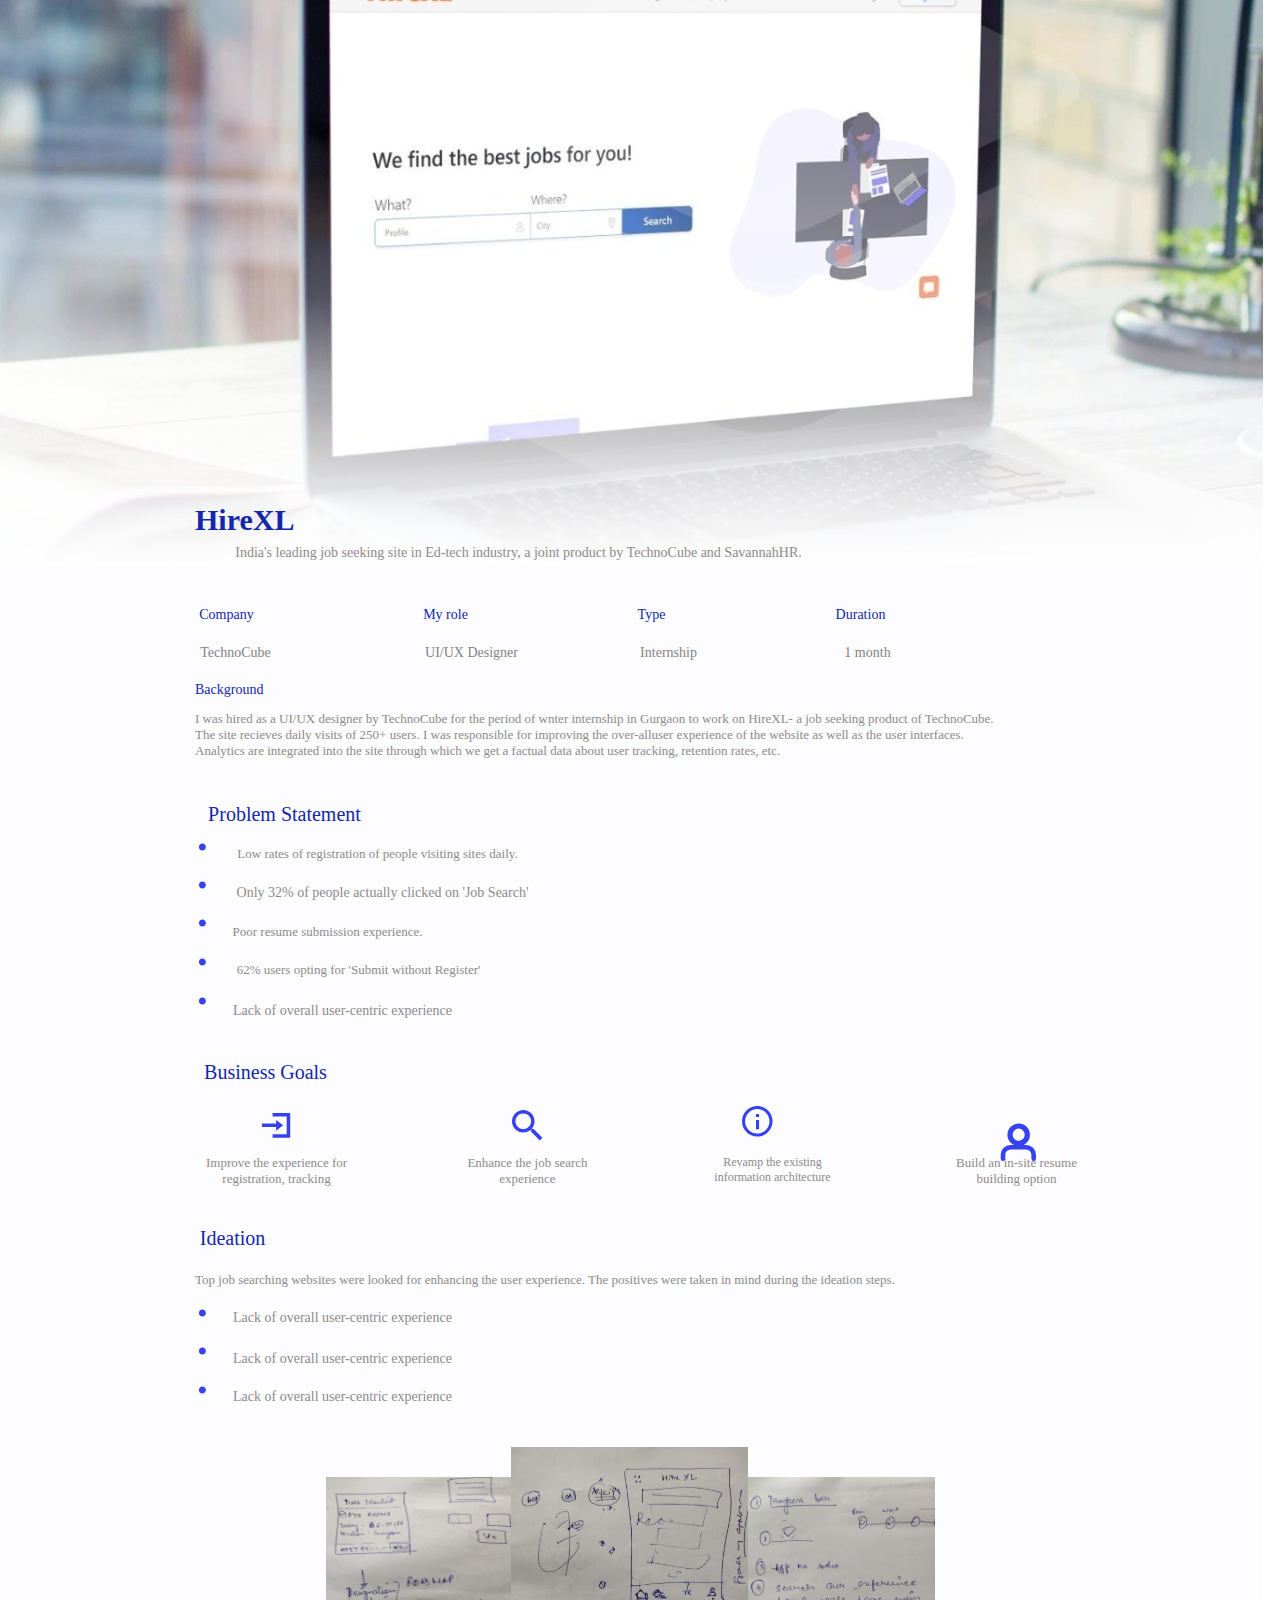
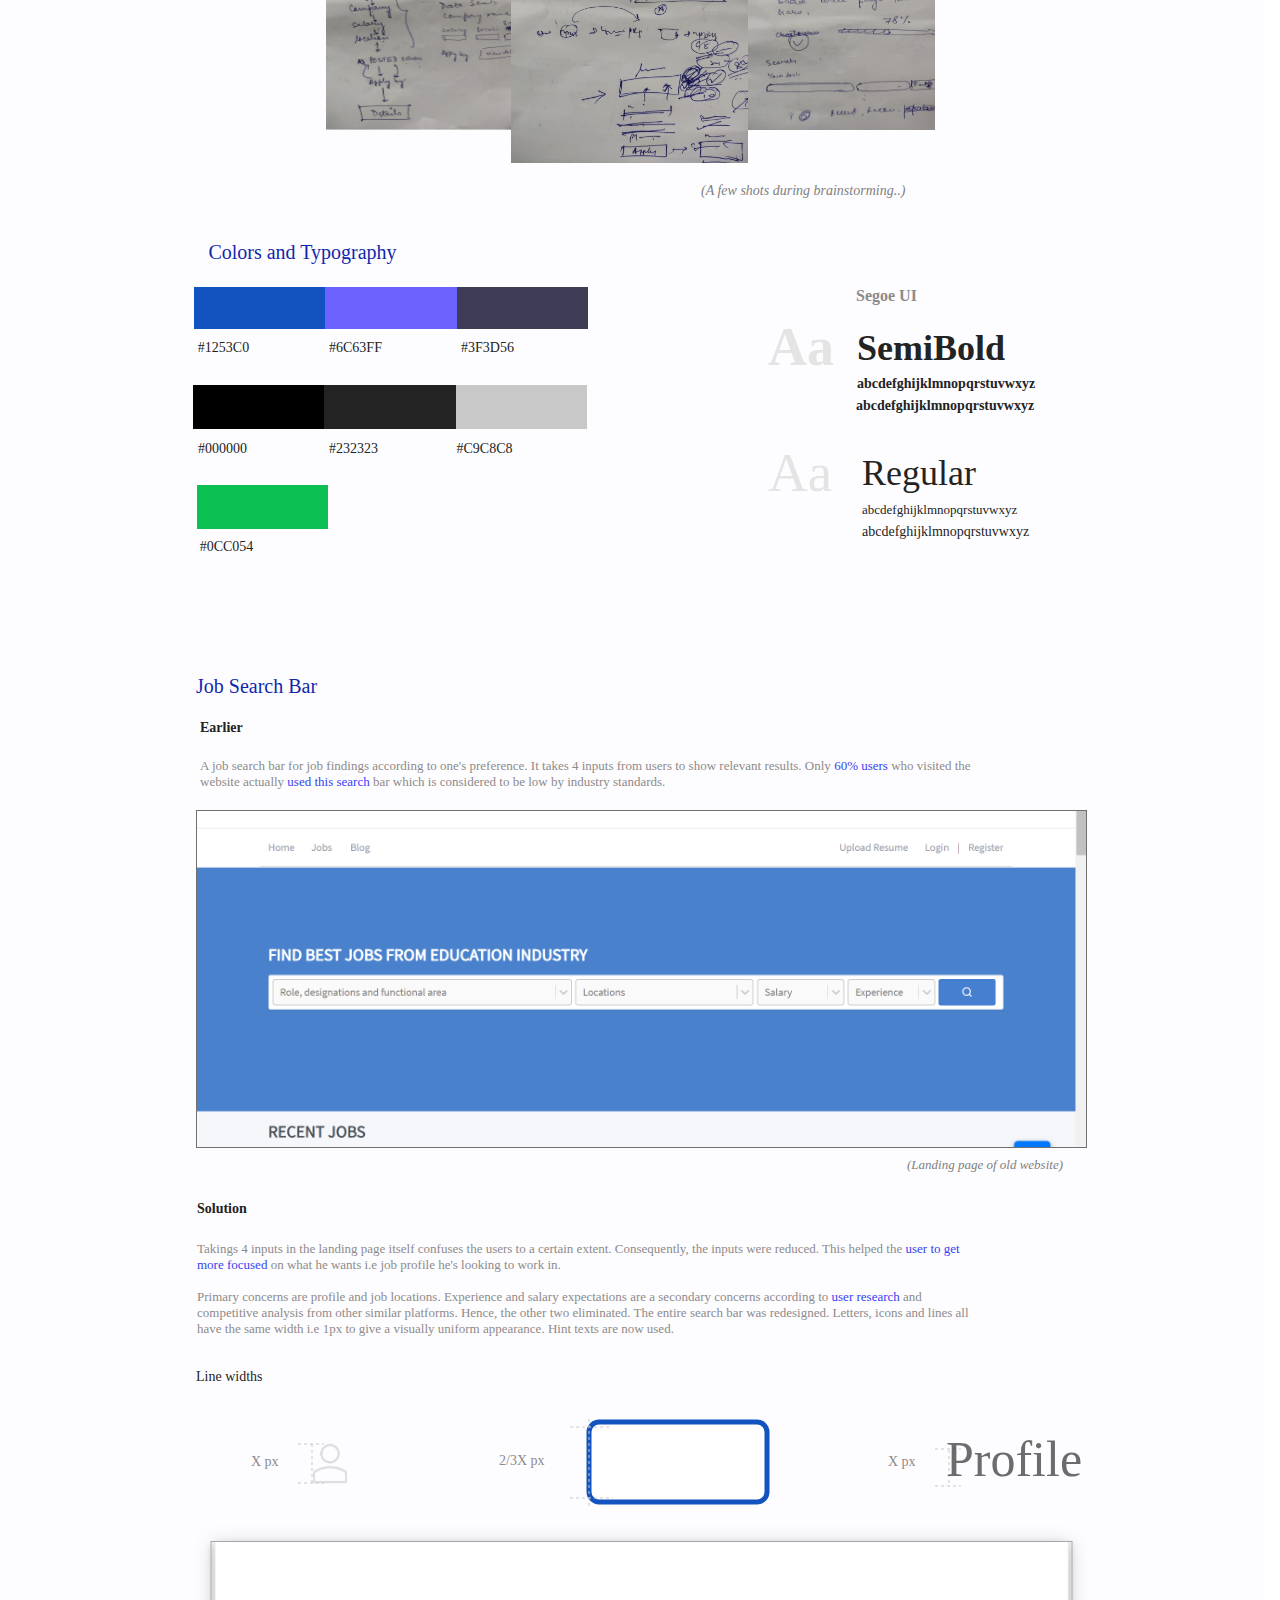
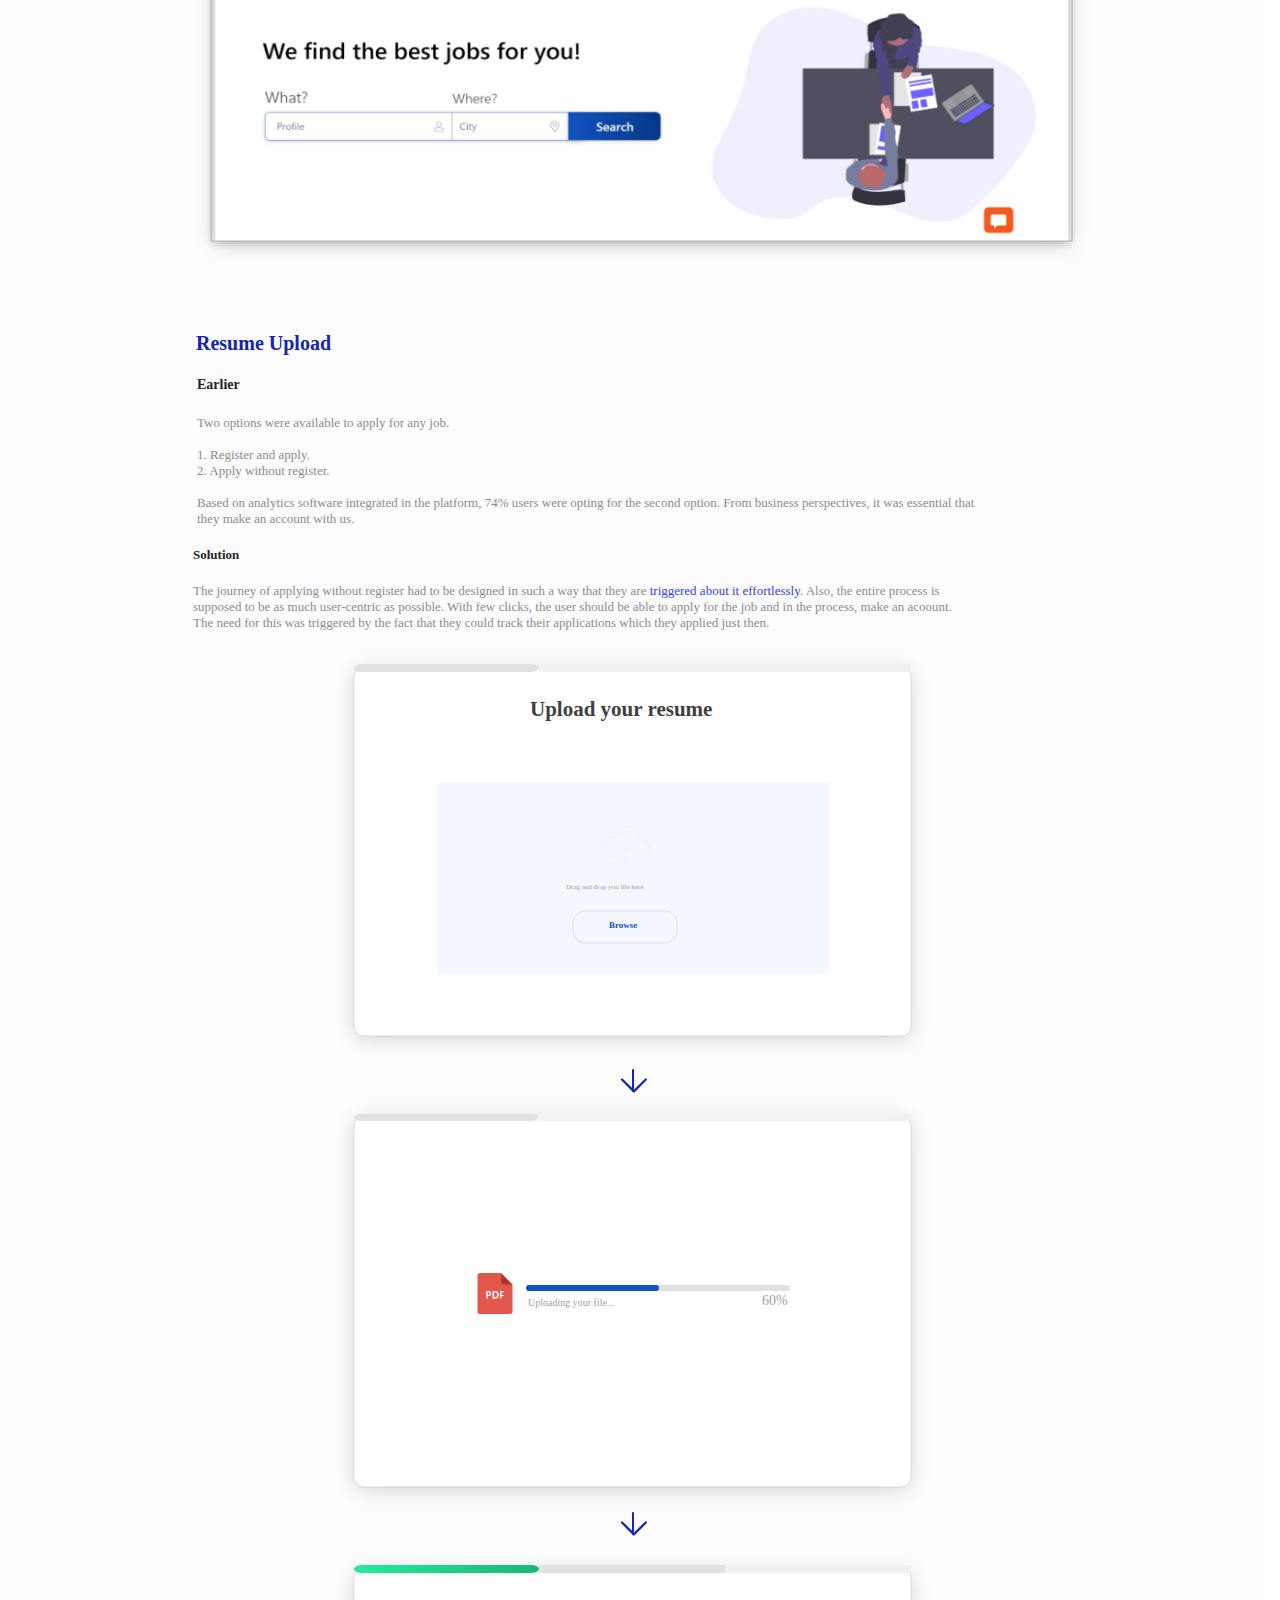
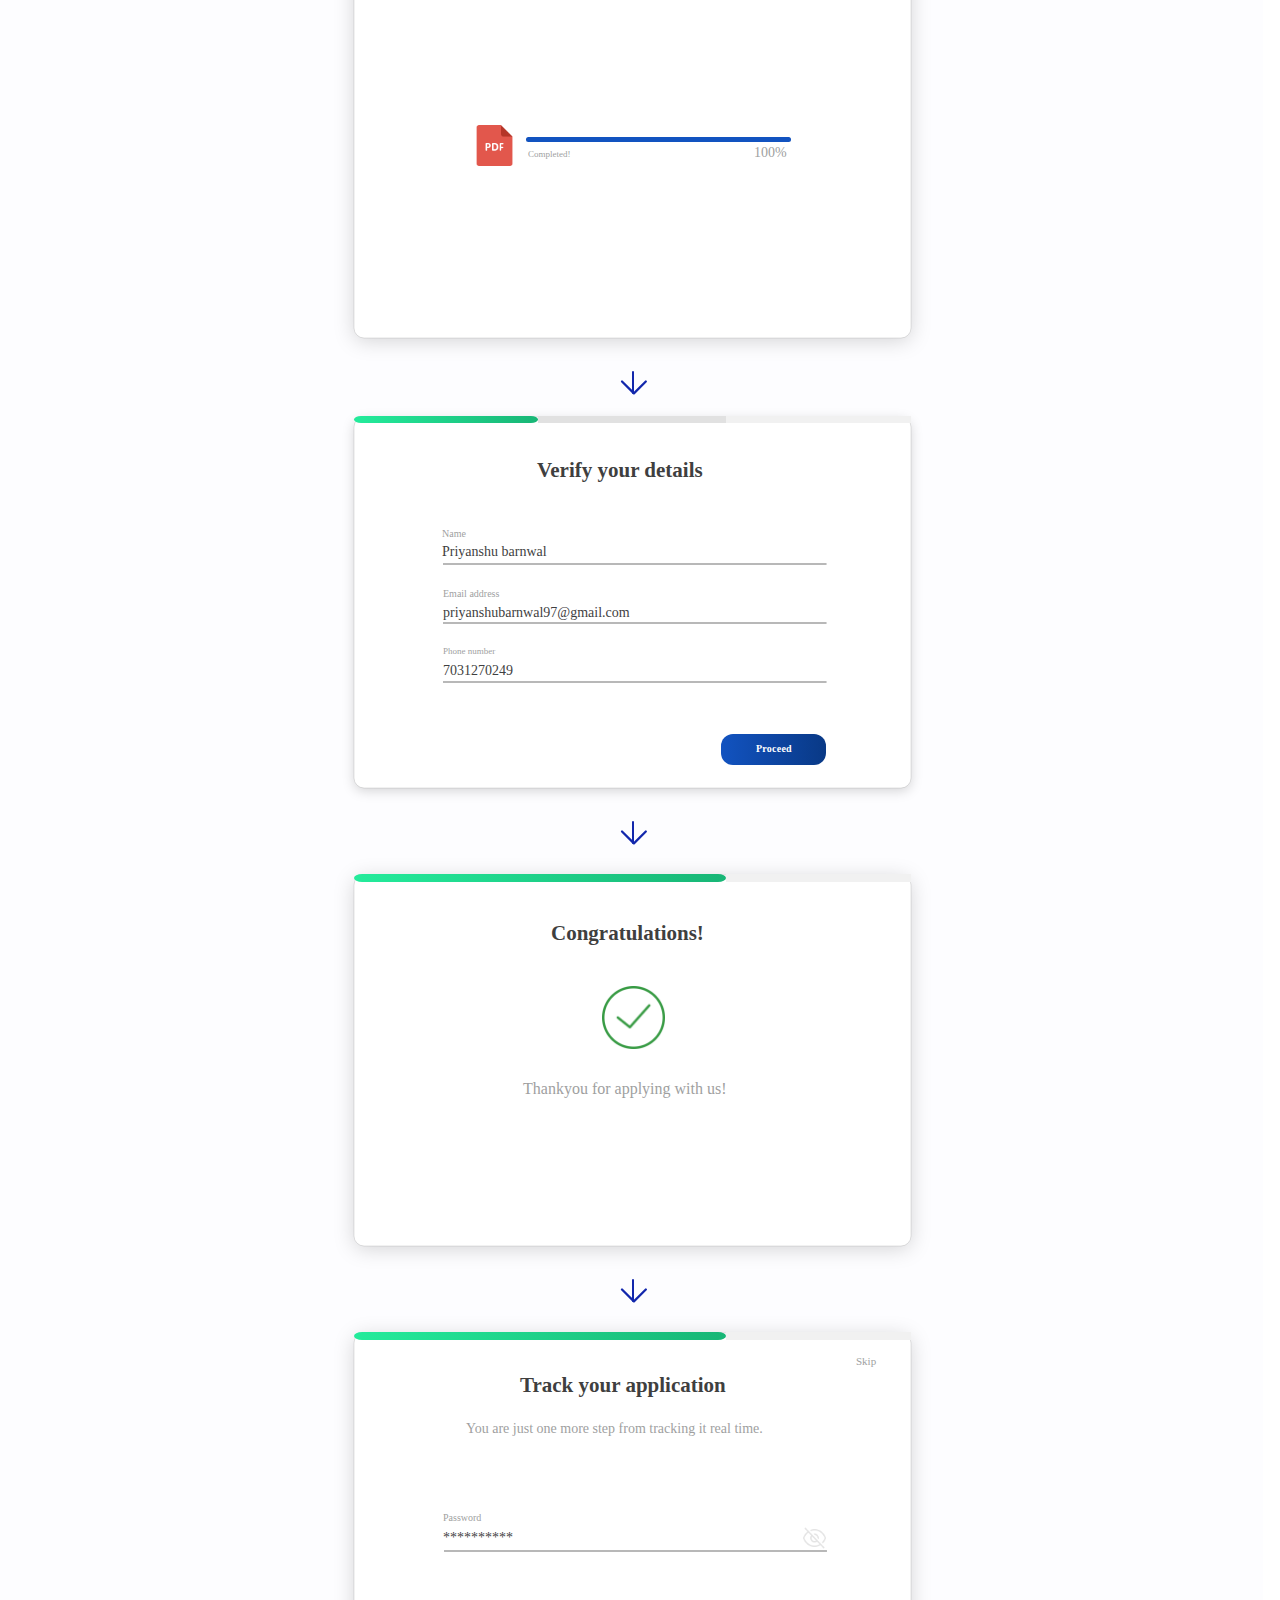
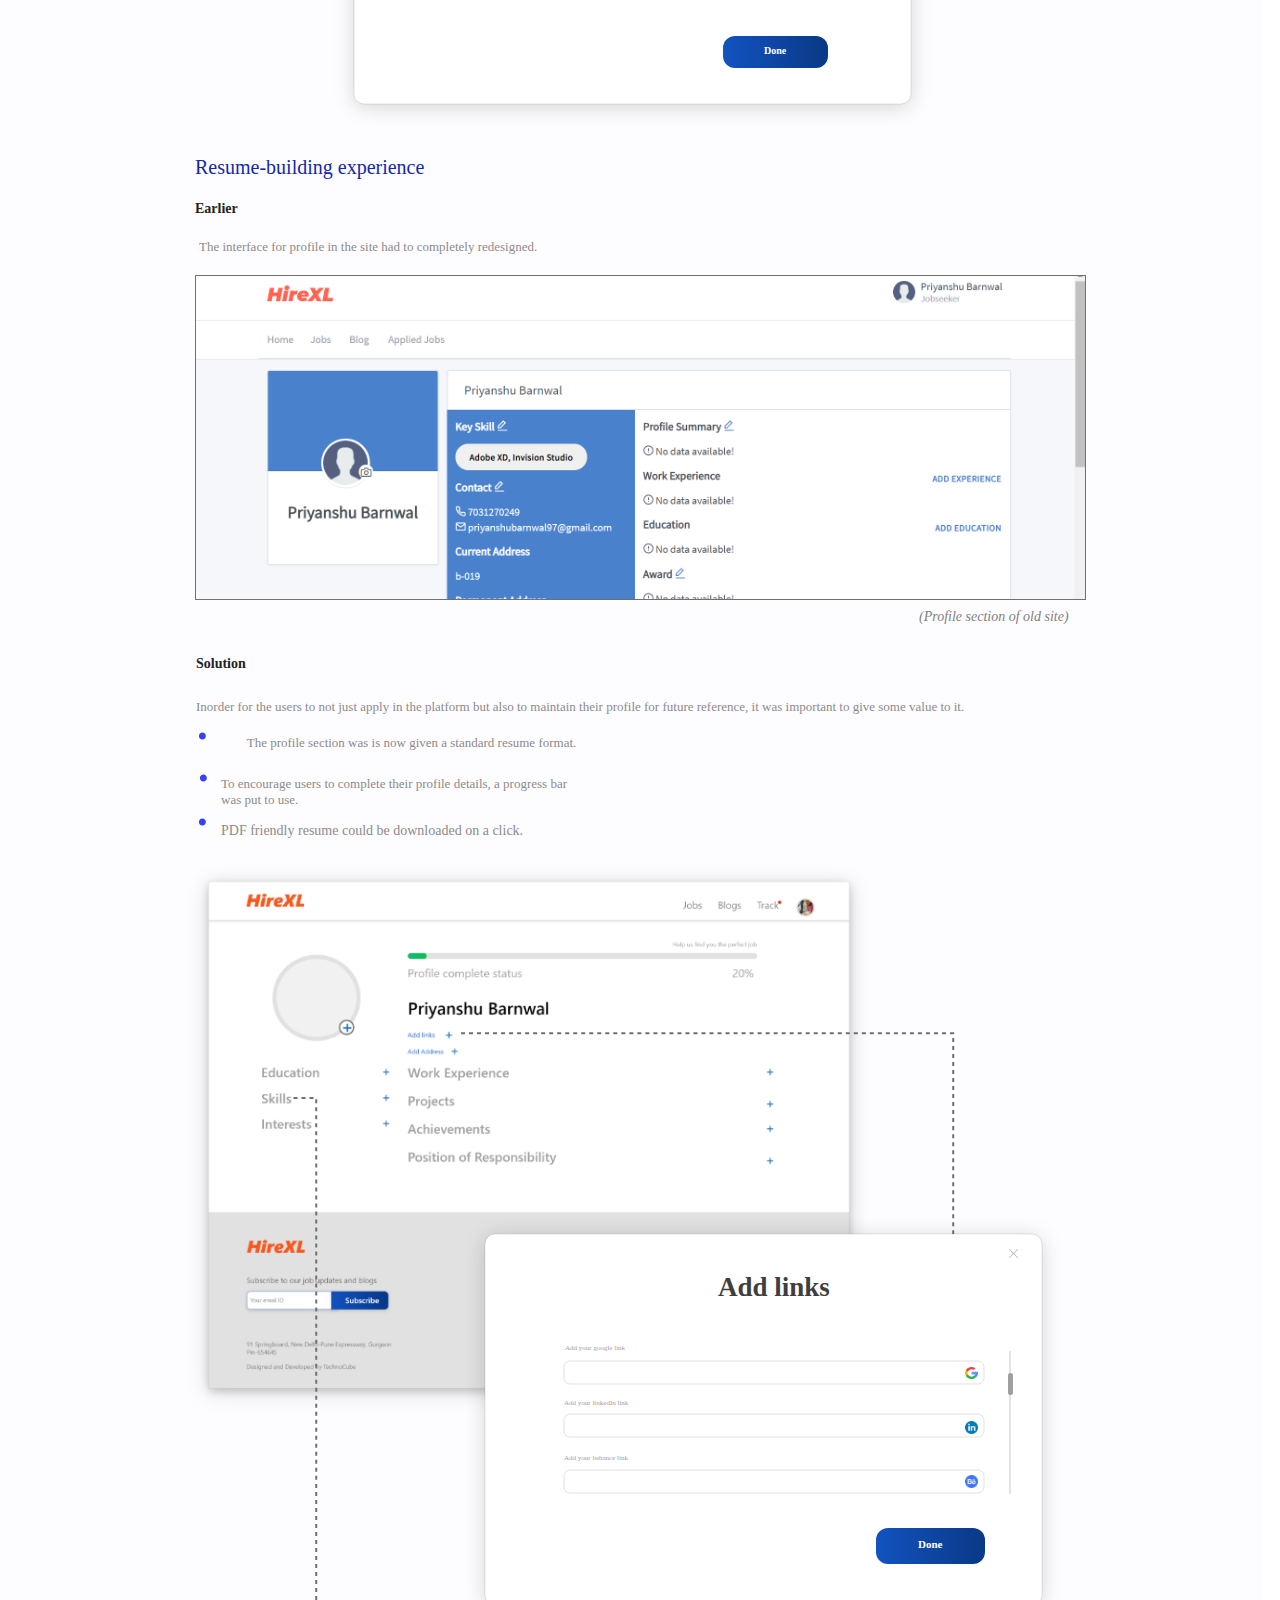
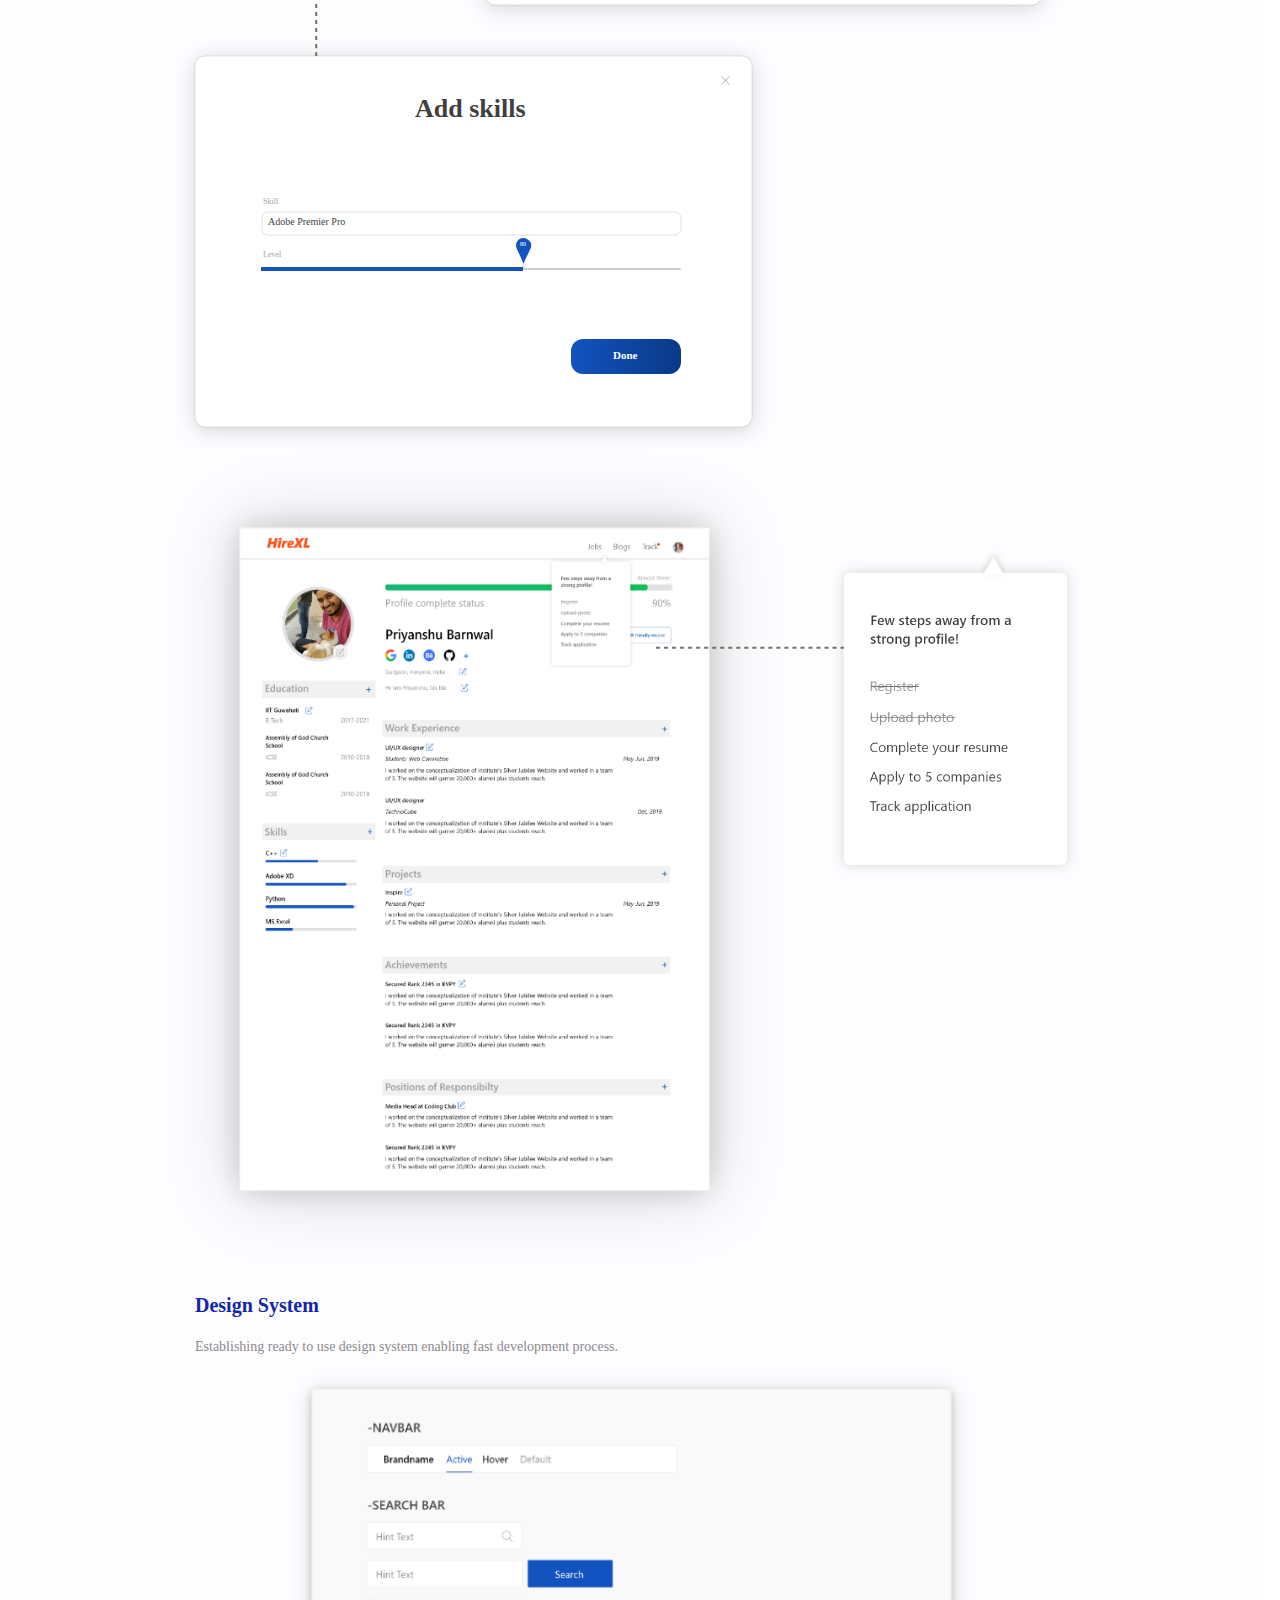
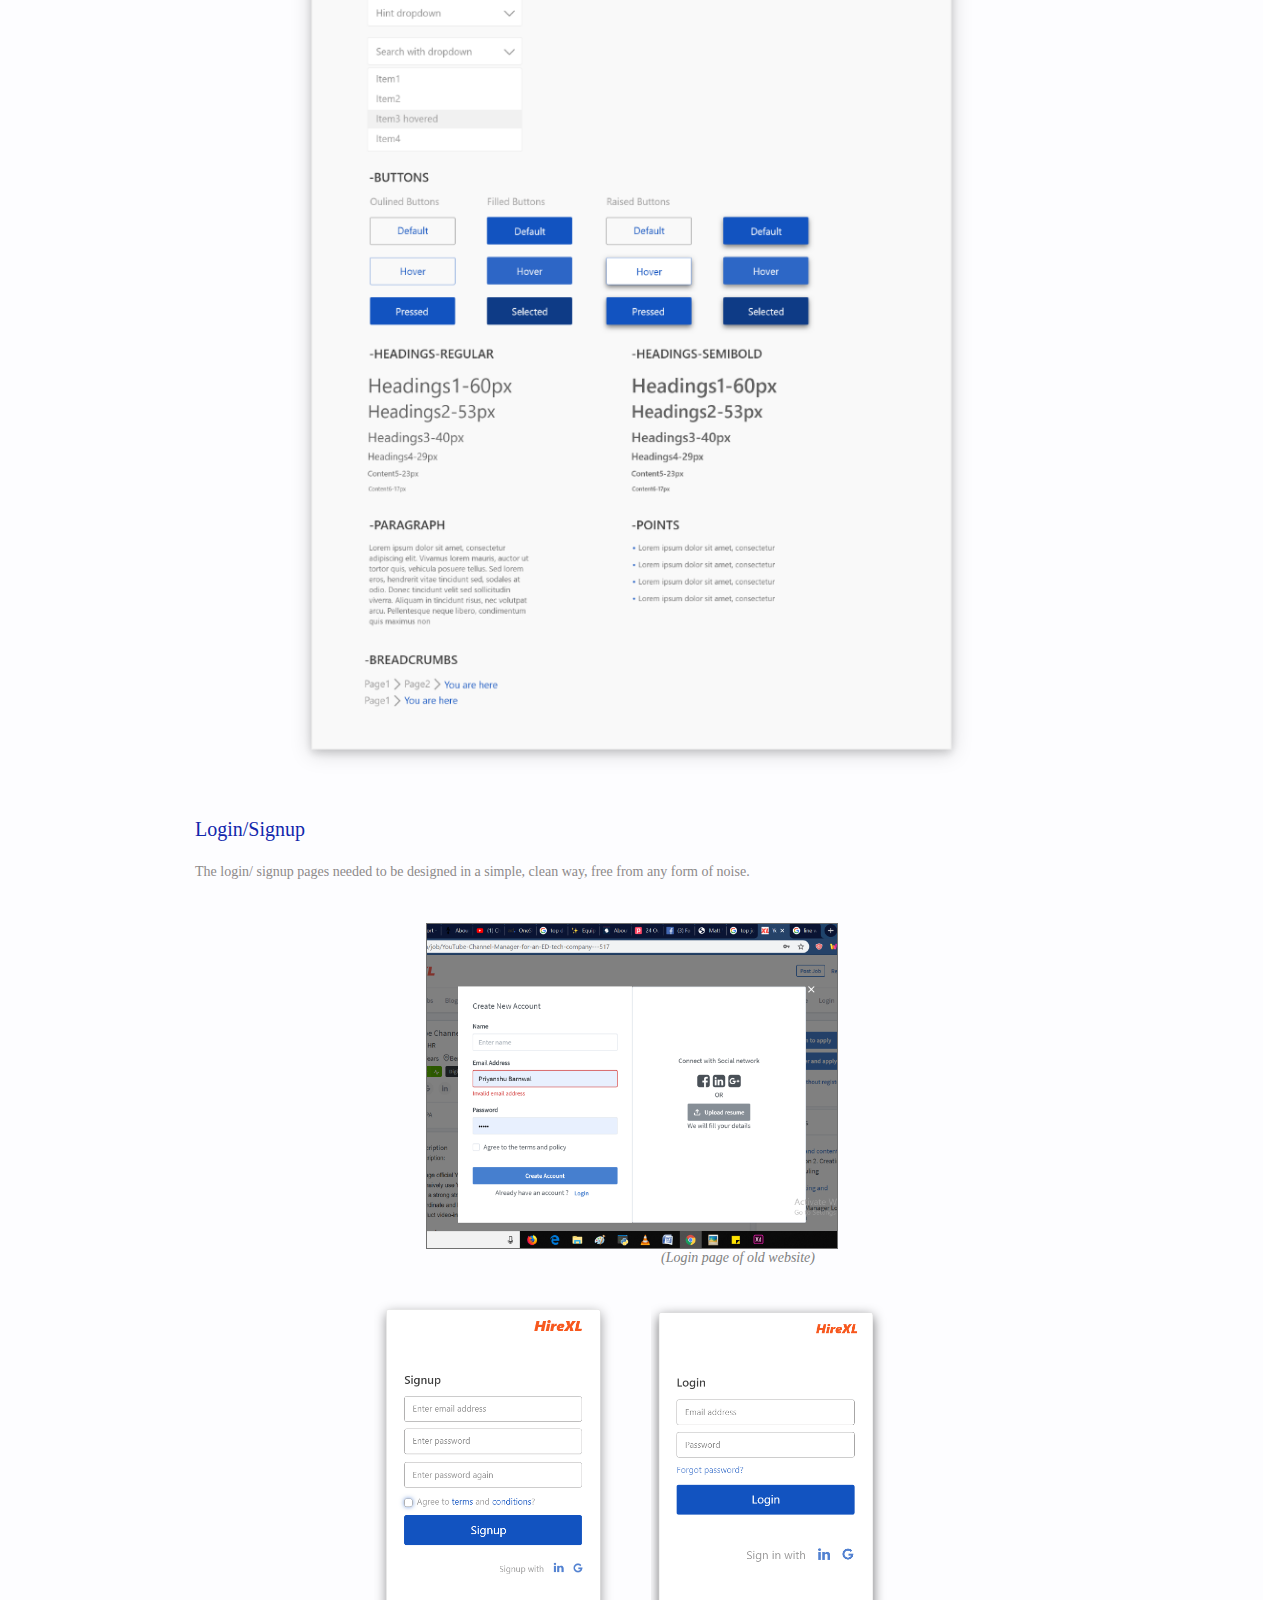
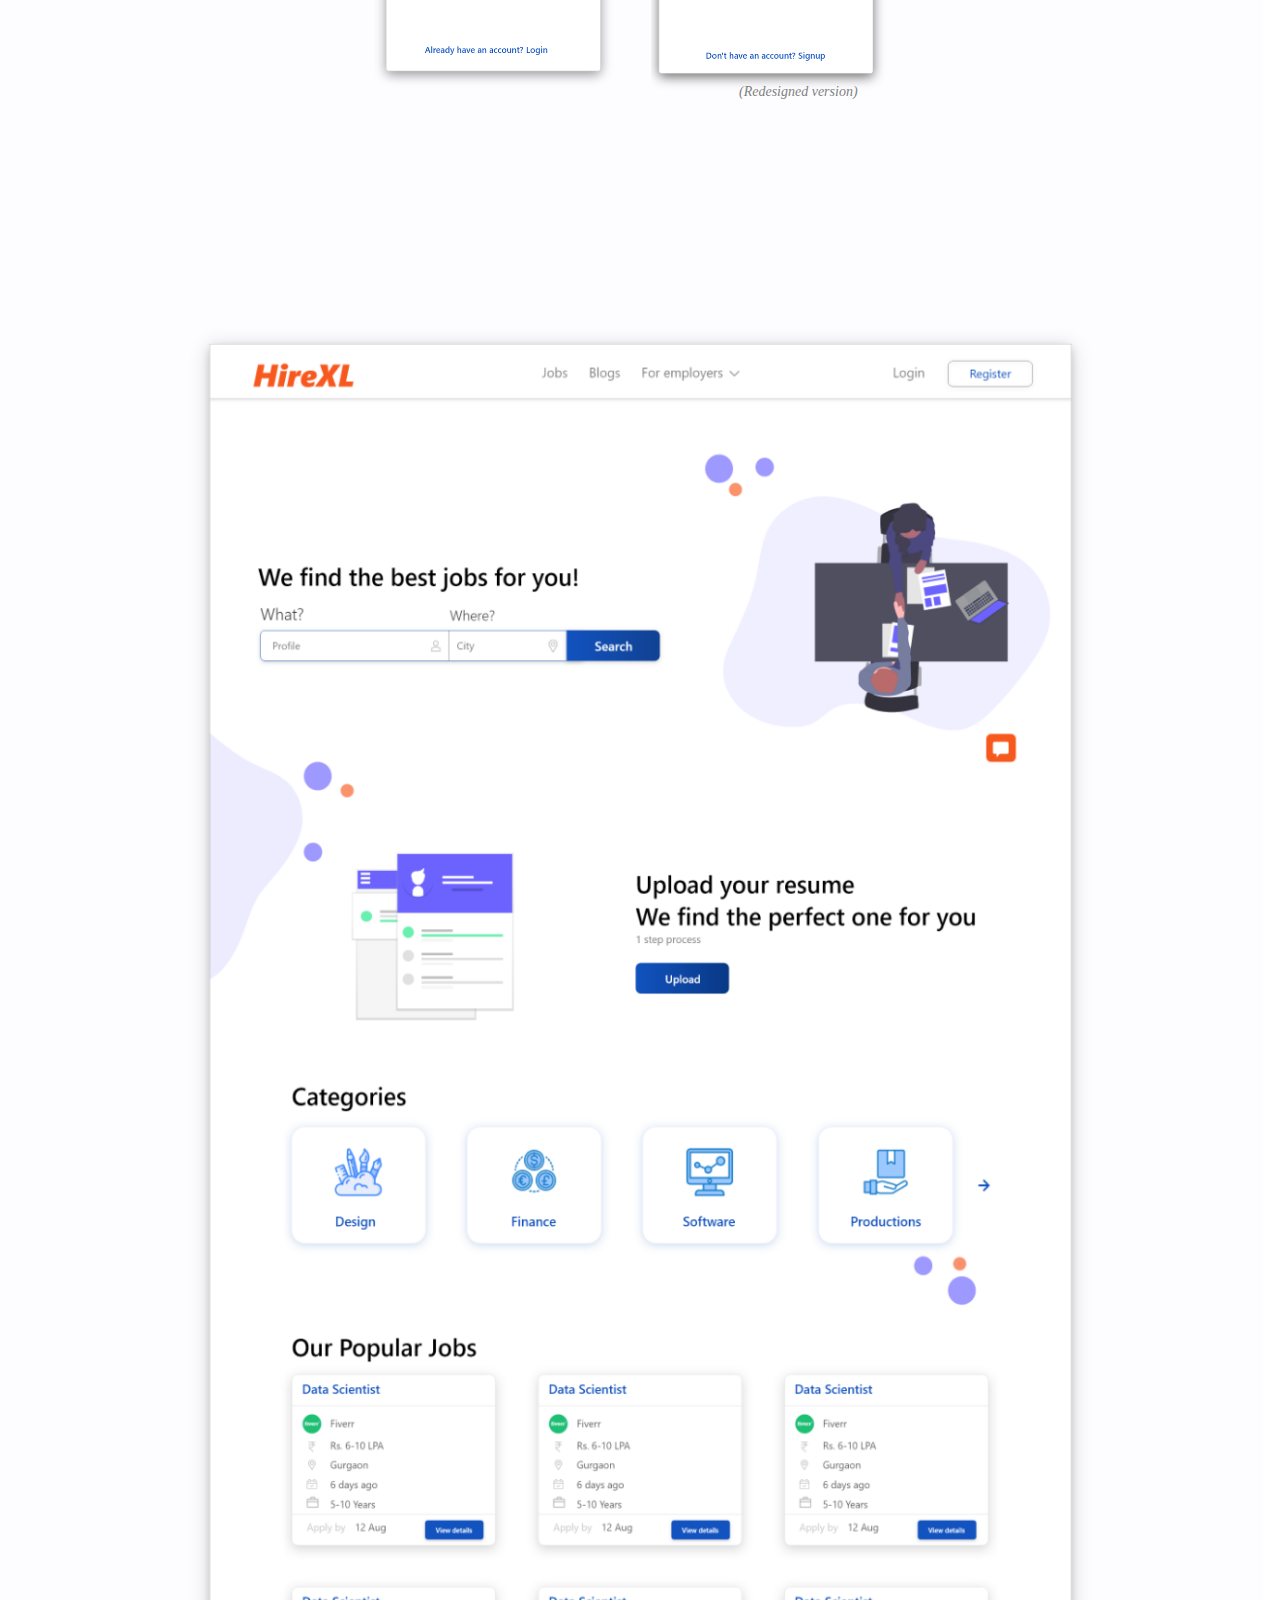
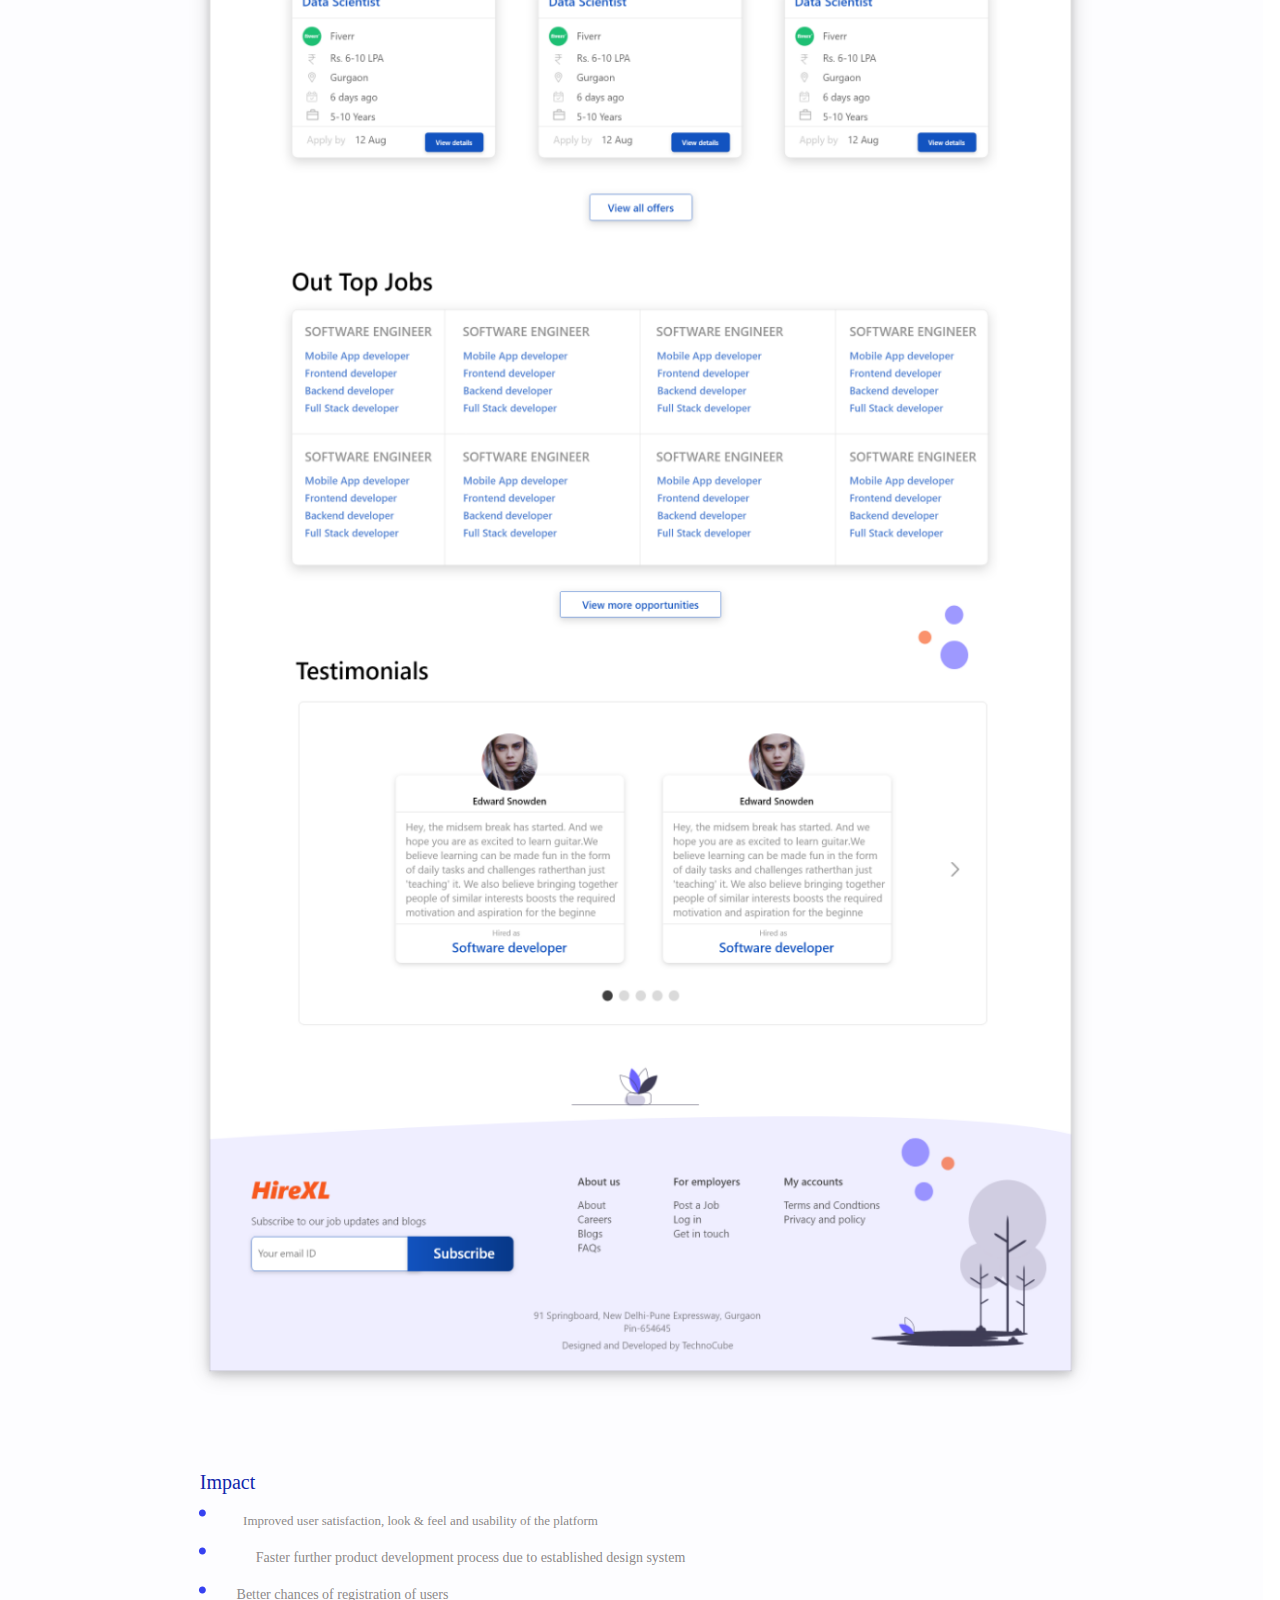
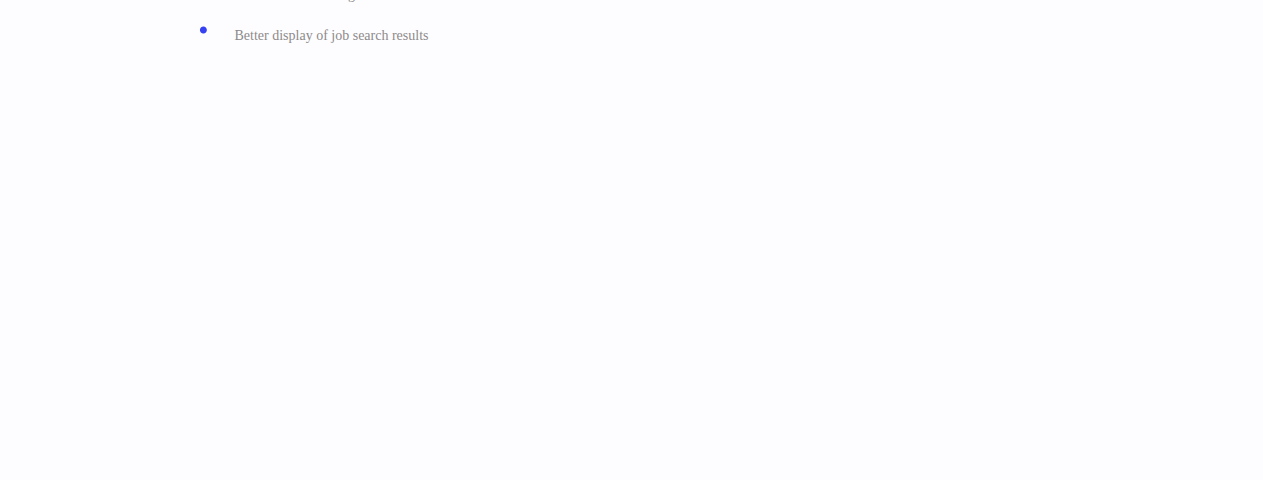
<file: Web_1280___7.html>
<!DOCTYPE html>
<html>
<head>
<meta charset="utf-8"/>
<meta http-equiv="X-UA-Compatible" content="IE=edge"/>
<meta name="viewport" content="width=device-width, initial-scale=1.0">
<title>Web 1280 – 7</title>
<link rel="stylesheet" type="text/css" id="applicationStylesheet" href="Web_1280___7.css"/>
<script id="applicationScript" type="text/javascript" src="Web_1280___7.js"></script>
</head>
<body>
<div id="Web_1280___7">
	<img id="Web_1920___23" src="Web_1920___23.png" srcset="Web_1920___23.png 1x, Web_1920___23@2x.png 2x">
	<svg class="Rectangle_449">
		<rect fill="rgba(18,83,192,1)" id="Rectangle_449" rx="0" ry="0" x="0" y="0" width="131" height="42">
		</rect>
	</svg>
	<div id="_1253C0">
		<span>#1253C0</span>
	</div>
	<svg class="Rectangle_450">
		<rect fill="rgba(108,99,255,1)" id="Rectangle_450" rx="0" ry="0" x="0" y="0" width="132" height="42">
		</rect>
	</svg>
	<div id="_6C63FF">
		<span>#6C63FF</span>
	</div>
	<svg class="Rectangle_451">
		<rect fill="rgba(63,61,86,1)" id="Rectangle_451" rx="0" ry="0" x="0" y="0" width="131" height="42">
		</rect>
	</svg>
	<div id="_3F3D56">
		<span>#3F3D56</span>
	</div>
	<svg class="Rectangle_452">
		<rect fill="rgba(35,35,35,1)" id="Rectangle_452" rx="0" ry="0" x="0" y="0" width="132" height="44">
		</rect>
	</svg>
	<div id="_232323">
		<span>#232323</span>
	</div>
	<svg class="Rectangle_453">
		<rect fill="rgba(201,200,200,1)" id="Rectangle_453" rx="0" ry="0" x="0" y="0" width="131" height="44">
		</rect>
	</svg>
	<div id="_C9C8C8">
		<span>#C9C8C8</span>
	</div>
	<svg class="Rectangle_454">
		<rect fill="rgba(0,0,0,1)" id="Rectangle_454" rx="0" ry="0" x="0" y="0" width="131" height="44">
		</rect>
	</svg>
	<div id="_000000">
		<span>#000000</span>
	</div>
	<svg class="Rectangle_455">
		<rect fill="rgba(12,192,84,1)" id="Rectangle_455" rx="0" ry="0" x="0" y="0" width="131" height="44">
		</rect>
	</svg>
	<div id="_0CC054">
		<span>#0CC054</span>
	</div>
	<div id="abcdefghijklmnopqrstuvwxyz">
		<span>abcdefghijklmnopqrstuvwxyz</span>
	</div>
	<div id="abcdefghijklmnopqrstuvwxyz_bj">
		<span>abcdefghijklmnopqrstuvwxyz</span>
	</div>
	<div id="SemiBold">
		<span>SemiBold</span>
	</div>
	<div id="abcdefghijklmnopqrstuvwxyz_bl">
		<span>abcdefghijklmnopqrstuvwxyz</span>
	</div>
	<div id="abcdefghijklmnopqrstuvwxyz_bm">
		<span>abcdefghijklmnopqrstuvwxyz</span>
	</div>
	<div id="Regular">
		<span>Regular</span>
	</div>
	<div id="Segoe_UI">
		<span>Segoe UI</span>
	</div>
	<div id="Aa">
		<span>Aa</span>
	</div>
	<div id="Aa_bq">
		<span>Aa</span>
	</div>
	<div id="Improve_the_experience_for__re">
		<span>Improve the experience for <br/>registration, tracking</span>
	</div>
	<div id="Enhance_the_job_search__experi">
		<span>Enhance the job search <br/>experience</span>
	</div>
	<div id="Revamp_the_existing__informati">
		<span>Revamp the existing <br/>information architecture </span><br>
	</div>
	<div id="Build_an_in_site_resume__build">
		<span>Build an in-site resume <br/>building option</span>
	</div>
	<div id="Business_Goals">
		<span>Business Goals</span>
	</div>
	<svg class="Icon_material_search" viewBox="4.5 4.5 30.393 30.393">
		<path fill="rgba(54,65,241,1)" id="Icon_material_search" d="M 26.2219123840332 23.61527824401855 L 24.84908676147461 23.61527824401855 L 24.36251449584961 23.14608383178711 C 26.06551170349121 21.16504669189453 27.09078788757324 18.59317588806152 27.09078788757324 15.79539108276367 C 27.09078788757324 9.55686092376709 22.0339241027832 4.499999523162842 15.79539108276367 4.499999523162842 C 9.55686092376709 4.499999523162842 4.499999523162842 9.55686092376709 4.499999523162842 15.79539108276367 C 4.499999523162842 22.0339241027832 9.55686092376709 27.09078788757324 15.79539108276367 27.09078788757324 C 18.59317588806152 27.09078788757324 21.16504669189453 26.06551170349121 23.14608383178711 24.36251449584961 L 23.61527824401855 24.84908676147461 L 23.61527824401855 26.2219123840332 L 32.30405807495117 34.89330673217773 L 34.89330673217773 32.30405807495117 L 26.2219123840332 23.61527824401855 Z M 15.79539108276367 23.61527824401855 C 11.4683895111084 23.61527824401855 7.97550630569458 20.12239646911621 7.97550630569458 15.79539108276367 C 7.97550630569458 11.46838855743408 11.4683895111084 7.97550630569458 15.79539108276367 7.97550630569458 C 20.12239646911621 7.97550630569458 23.61527824401855 11.4683895111084 23.61527824401855 15.79539108276367 C 23.61527824401855 20.12239646911621 20.12239646911621 23.61527824401855 15.79539108276367 23.61527824401855 Z">
		</path>
	</svg>
	<svg class="Icon_open_account_login" viewBox="0 0 28.233 24.704">
		<path fill="rgba(54,65,241,1)" id="Icon_open_account_login" d="M 10.58730030059814 0 L 10.58730030059814 3.529099702835083 L 24.70370292663574 3.529099702835083 L 24.70370292663574 21.17460060119629 L 10.58730030059814 21.17460060119629 L 10.58730030059814 24.70370292663574 L 28.23279762268066 24.70370292663574 L 28.23279762268066 0 L 10.58730030059814 0 Z M 14.11639881134033 7.058199405670166 L 14.11639881134033 10.58730030059814 L 0 10.58730030059814 L 0 14.11639881134033 L 14.11639881134033 14.11639881134033 L 14.11639881134033 17.6455020904541 L 21.17460060119629 12.35185146331787 L 14.11639881134033 7.058199405670166 Z">
		</path>
	</svg>
	<div id="Icon_ionic_md_information_circ">
		<svg class="Path_388" viewBox="3.375 3.375 30.587 30.587">
			<path fill="rgba(54,65,241,1)" id="Path_388" d="M 18.66872215270996 6.463155269622803 C 21.92598915100098 6.463155269622803 24.99209022521973 7.73518180847168 27.30085754394531 10.03659248352051 C 29.60226821899414 12.34535789489746 30.87428855895996 15.41145324707031 30.87428855895996 18.66872215270996 C 30.87428855895996 21.92598915100098 29.60226821899414 24.99209022521973 27.30085754394531 27.30085754394531 C 24.99209022521973 29.60226821899414 21.92598915100098 30.87428855895996 18.66872215270996 30.87428855895996 C 15.41145324707031 30.87428855895996 12.34535789489746 29.60226821899414 10.03659248352051 27.30085754394531 C 7.73518180847168 24.99209022521973 6.463155269622803 21.92598915100098 6.463155269622803 18.66872215270996 C 6.463155269622803 15.41145324707031 7.73518180847168 12.34535789489746 10.03659248352051 10.03659248352051 C 12.34535789489746 7.73518180847168 15.41145324707031 6.463155269622803 18.66872215270996 6.463155269622803 M 18.66872215270996 3.375 C 10.2204122543335 3.375 3.375 10.2204122543335 3.375 18.66872215270996 C 3.375 27.11703491210938 10.2204122543335 33.96244812011719 18.66872215270996 33.96244812011719 C 27.11703491210938 33.96244812011719 33.96244812011719 27.11703491210938 33.96244812011719 18.66872215270996 C 33.96244812011719 10.22041130065918 27.11703491210938 3.375 18.66872215270996 3.375 L 18.66872215270996 3.375 Z">
			</path>
		</svg>
		<svg class="Path_389" viewBox="16.523 10.687 3.088 15.294">
			<path fill="rgba(54,65,241,1)" id="Path_389" d="M 19.61159133911133 25.98122215270996 L 16.52343559265137 25.98122215270996 L 16.52343559265137 16.790283203125 L 19.61159133911133 16.790283203125 L 19.61159133911133 25.98122215270996 Z M 19.61159133911133 13.77565479278564 L 16.52343559265137 13.77565479278564 L 16.52343559265137 10.68749904632568 L 19.61159133911133 10.68749904632568 L 19.61159133911133 13.77565479278564 Z">
			</path>
		</svg>
	</div>
	<div id="Icon_feather_user">
		<svg class="Path_390" viewBox="6 22.5 26.703 10.013">
			<path fill="transparent" stroke="rgba(54,65,241,1)" stroke-width="4px" stroke-linejoin="round" stroke-linecap="round" stroke-miterlimit="4" shape-rendering="auto" id="Path_390" d="M 32.70260620117188 32.51347732543945 L 32.70260620117188 29.17564964294434 C 32.70260620117188 25.48878860473633 29.71380996704102 22.5 26.02695274353027 22.5 L 12.67565250396729 22.5 C 8.988790512084961 22.5 5.999998569488525 25.48879241943359 5.999999523162842 29.1756534576416 L 5.999999523162842 32.51347732543945">
			</path>
		</svg>
		<svg class="Path_391" viewBox="12 4.5 13.351 13.351">
			<path fill="transparent" stroke="rgba(54,65,241,1)" stroke-width="4px" stroke-linejoin="round" stroke-linecap="round" stroke-miterlimit="4" shape-rendering="auto" id="Path_391" d="M 25.35130500793457 11.17565250396729 C 25.35130500793457 14.86251068115234 22.36251068115234 17.85129737854004 18.67564964294434 17.85129737854004 C 14.98879051208496 17.85129737854004 12 14.86251068115234 12 11.17565250396729 C 12 7.488790512084961 14.98879051208496 4.499999523162842 18.67564964294434 4.499999523162842 C 22.36251068115234 4.499999523162842 25.35130500793457 7.488791465759277 25.35130500793457 11.17565250396729 Z">
			</path>
		</svg>
	</div>
	<div id="Problem_Statement">
		<span>Problem Statement</span>
	</div>
	<div id="Low_rates_of_registration_of_p">
		<span>Low rates of registration of people visiting sites daily.</span>
	</div>
	<div id="Only_32__of_people_actually_cl">
		<span>Only 32% of people actually clicked on 'Job Search' </span>
	</div>
	<div id="Poor_resume_submission_experie">
		<span>Poor resume submission experience.</span>
	</div>
	<div id="ID62__users_opting_for__Submit">
		<span>62% users opting for 'Submit without Register'</span>
	</div>
	<div id="_">
		<span>.</span>
	</div>
	<div id="__ca">
		<span>.</span>
	</div>
	<div id="__cb">
		<span>.</span>
	</div>
	<div id="__cc">
		<span>.</span>
	</div>
	<div id="Lack_of_overall_user_centric_e">
		<span>Lack of overall user-centric experience</span>
	</div>
	<div id="__ce">
		<span>.</span>
	</div>
	<div id="Ideation">
		<span>Ideation</span>
	</div>
	<div id="Top_job_searching_websites_wer">
		<span>Top job searching websites were looked for enhancing the user experience. The positives were taken in mind during the ideation steps. </span>
	</div>
	<div id="Colors_and_Typography">
		<span>Colors and Typography</span>
	</div>
	<div id="Resume_building_experience">
		<span>Resume-building experience</span>
	</div>
	<svg class="Path_397" viewBox="17152 522.238 22.719 641.964">
		<path fill="transparent" stroke="rgba(112,112,112,1)" stroke-width="2px" stroke-linejoin="miter" stroke-linecap="butt" stroke-dasharray="4" stroke-dashoffset="0" stroke-miterlimit="4" shape-rendering="auto" id="Path_397" d="M 17152 522.2379150390625 L 17174.71875 522.2379150390625 L 17174.71875 1164.202026367188">
		</path>
	</svg>
	<svg class="Path_398" viewBox="17149.953 522.238 491.223 339.119">
		<path fill="transparent" stroke="rgba(112,112,112,1)" stroke-width="2px" stroke-linejoin="miter" stroke-linecap="butt" stroke-dasharray="4" stroke-dashoffset="0" stroke-miterlimit="4" shape-rendering="auto" id="Path_398" d="M 17149.953125 522.2379150390625 L 17641.17578125 522.2379150390625 L 17641.17578125 861.3572387695313">
		</path>
	</svg>
	<div id="Design_System">
		<span>Design System</span>
	</div>
	<img id="Web_1920___3" src="Web_1920___3.png" srcset="Web_1920___3.png 1x, Web_1920___3@2x.png 2x">
	<div id="__cn">
		<span>.</span>
	</div>
	<div id="__co">
		<span>.</span>
	</div>
	<div id="Lack_of_overall_user_centric_e_cp">
		<span>Lack of overall user-centric experience</span>
	</div>
	<div id="__cq">
		<span>.</span>
	</div>
	<img id="tuxpi_com_1581404066" src="tuxpi_com_1581404066.png" srcset="tuxpi_com_1581404066.png 1x, tuxpi_com_1581404066@2x.png 2x">
	<div id="HireXL">
		<span>HireXL</span>
	</div>
	<div id="India_s_leading_job_seeking_si">
		<span>India's leading job seeking site in Ed-tech industry, a joint product by TechnoCube and SavannahHR.</span>
	</div>
	<div id="Company">
		<span>Company</span>
	</div>
	<div id="Type">
		<span>Type</span>
	</div>
	<div id="My_role">
		<span>My role</span>
	</div>
	<div id="Background">
		<span>Background</span>
	</div>
	<div id="TechnoCube">
		<span>TechnoCube</span>
	</div>
	<div id="UI_UX_Designer">
		<span>UI/UX Designer</span>
	</div>
	<div id="Internship">
		<span>Internship</span>
	</div>
	<div id="Duration">
		<span>Duration</span>
	</div>
	<div id="ID1_month">
		<span>1 month</span>
	</div>
	<div id="I_was_hired_as_a_UI_UX_designe">
		<span>I was hired as a UI/UX designer by TechnoCube for the period of wnter internship in Gurgaon to work on HireXL- a job seeking product of TechnoCube. <br/>The site recieves daily visits of 250+ users. I was responsible for improving the over-alluser experience of the website as well as the user interfaces. <br/>Analytics are integrated into the site through which we get a factual data about user tracking, retention rates, etc. </span>
	</div>
	<img id="WhatsApp_Image_2020_02_11_at_0" src="WhatsApp_Image_2020_02_11_at_0.png" srcset="WhatsApp_Image_2020_02_11_at_0.png 1x, WhatsApp_Image_2020_02_11_at_0@2x.png 2x">
	<img id="WhatsApp_Image_2020_02_11_at_0_c" src="WhatsApp_Image_2020_02_11_at_0_c.png" srcset="WhatsApp_Image_2020_02_11_at_0_c.png 1x, WhatsApp_Image_2020_02_11_at_0_c@2x.png 2x">
	<img id="WhatsApp_Image_2020_02_11_at_0_da" src="WhatsApp_Image_2020_02_11_at_0_da.png" srcset="WhatsApp_Image_2020_02_11_at_0_da.png 1x, WhatsApp_Image_2020_02_11_at_0_da@2x.png 2x">
	<div id="Lack_of_overall_user_centric_e_c">
		<span>Lack of overall user-centric experience</span>
	</div>
	<div id="Lack_of_overall_user_centric_e_da">
		<span>Lack of overall user-centric experience</span>
	</div>
	<div id="_A_few_shots_during_brainstorm">
		<span>(A few shots during brainstorming..)</span>
	</div>
	<div id="Earlier">
		<span>Earlier</span>
	</div>
	<div id="The_interface_for_profile_in_t">
		<span>The interface for profile in the site had to completely redesigned.</span><br>
	</div>
	<div id="Solution">
		<span>Solution</span>
	</div>
	<div id="Inorder_for_the_users_to_not_j">
		<span>Inorder for the users to not just apply in the platform but also to maintain their profile for future reference, it was important to give some value to it.  </span>
	</div>
	<img id="Screenshot__200_" src="Screenshot__200_.png" srcset="Screenshot__200_.png 1x, Screenshot__200_@2x.png 2x">
	<div id="_Profile_section_of_old_site_">
		<span>(Profile section of old site)</span>
	</div>
	<div id="__dg">
		<span>.</span>
	</div>
	<div id="__dh">
		<span>.</span>
	</div>
	<div id="PDF_friendly_resume_could_be_d">
		<span>PDF friendly resume could be downloaded on a click.</span>
	</div>
	<div id="__dj">
		<span>.</span>
	</div>
	<div id="To_encourage_users_to_complete">
		<span>To encourage users to complete their profile details, a progress bar<br/> was put to use.</span>
	</div>
	<div id="The_profile_section_was_is_now">
		<span>The profile section was is now given a standard resume format.</span>
	</div>
	<img id="Web_1920___22" src="Web_1920___22.png" srcset="Web_1920___22.png 1x, Web_1920___22@2x.png 2x">
	<img id="Group_40" src="Group_40.png" srcset="Group_40.png 1x, Group_40@2x.png 2x">
	<svg class="Path_399" viewBox="17149.955 522.238 315.393 0.598">
		<path fill="transparent" stroke="rgba(112,112,112,1)" stroke-width="2px" stroke-linejoin="miter" stroke-linecap="butt" stroke-dasharray="4" stroke-dashoffset="0" stroke-miterlimit="4" shape-rendering="auto" id="Path_399" d="M 17149.955078125 522.2379150390625 L 17465.34765625 522.2379150390625 L 17465.34765625 522.8355712890625">
		</path>
	</svg>
	<img id="Group_40_dp" src="Group_40_dp.png" srcset="Group_40_dp.png 1x, Group_40_dp@2x.png 2x">
	<div id="Establishing_ready_to_use_desi">
		<span>Establishing ready to use design system enabling fast development process.</span>
	</div>
	<div id="Group_269">
		<svg class="Rectangle_229">
			<rect fill="rgba(255,255,255,1)" stroke="rgba(112,112,112,1)" stroke-width="0.20000000298023224px" stroke-linejoin="miter" stroke-linecap="butt" stroke-miterlimit="4" shape-rendering="auto" id="Rectangle_229" rx="10" ry="10" x="0" y="0" width="557" height="371">
			</rect>
		</svg>
		<div id="Add_skills">
			<span>Add skills</span>
		</div>
		<svg class="Rectangle_206_dv">
			<linearGradient id="Rectangle_206_dv" spreadMethod="pad" x1="0" x2="1" y1="0.5" y2="0.5">
				<stop offset="0" stop-color="#1253c0" stop-opacity="1"></stop>
				<stop offset="1" stop-color="#093986" stop-opacity="1"></stop>
			</linearGradient>
			<rect fill="url(#Rectangle_206_dv)" id="Rectangle_206_dv" rx="12" ry="12" x="0" y="0" width="110" height="35">
			</rect>
		</svg>
		<div id="Done">
			<span>Done</span>
		</div>
		<div id="Skill">
			<span>Skill</span>
		</div>
		<svg class="Line_141" viewBox="0 0 419.737 1">
			<path fill="transparent" stroke="rgba(160,159,159,1)" stroke-width="1px" stroke-linejoin="miter" stroke-linecap="butt" stroke-miterlimit="4" shape-rendering="auto" id="Line_141" d="M 0 0 L 419.7371520996094 0">
			</path>
		</svg>
		<svg class="Line_153" viewBox="0 0 262.005 4">
			<path fill="transparent" stroke="rgba(18,83,192,1)" stroke-width="4px" stroke-linejoin="miter" stroke-linecap="butt" stroke-miterlimit="4" shape-rendering="auto" id="Line_153" d="M 0 0 L 262.0049743652344 0">
			</path>
		</svg>
		<div id="Adobe_Premier_Pro">
			<span>Adobe Premier Pro</span>
		</div>
		<div id="Level">
			<span>Level</span>
		</div>
		<svg class="Rectangle_277">
			<rect fill="transparent" stroke="rgba(225,225,225,1)" stroke-width="1px" stroke-linejoin="miter" stroke-linecap="butt" stroke-miterlimit="4" shape-rendering="auto" id="Rectangle_277" rx="6" ry="6" x="0" y="0" width="419" height="23">
			</rect>
		</svg>
		<svg class="Path_336" viewBox="1.588 0 15.245 31.88">
			<path fill="rgba(18,83,192,1)" id="Path_336" d="M 9.1654052734375 -1.068159605210894e-08 C 11.86937713623047 -1.068159605210894e-08 14.123366355896 1.839073181152344 15.55068874359131 3.576702117919922 C 16.40544891357422 4.609470844268799 16.83328819274902 4.798849582672119 16.83328819274902 8.076076507568359 C 16.83328819274902 10.45155048370361 11.09977054595947 20.25892448425293 9.1654052734375 26.1341609954834 C 8.260077476501465 28.88429641723633 10.91746711730957 29.20608711242676 10.45622158050537 30.09338760375977 C 8.985325813293457 32.92653656005859 11.68821239471436 28.39180755615234 9.1654052734375 28.39180755615234 C 6.610102653503418 28.39180755615234 9.049459457397461 34.93844985961914 7.693853855133057 30.09338760375977 C 7.411975860595703 29.08645057678223 9.908820152282715 28.48312759399414 9.1654052734375 26.1341609954834 C 7.351847171783447 20.40390396118164 1.587890625 10.64453887939453 1.587890625 8.076076507568359 C 1.587890625 5.457462310791016 2.054019689559937 4.912012577056885 2.735968112945557 3.576702117919922 C 3.876490592956543 1.329498410224915 6.071144104003906 -1.068159605210894e-08 9.1654052734375 -1.068159605210894e-08 Z">
			</path>
		</svg>
		<div id="ID80">
			<span>80</span>
		</div>
		<img id="cancel__1_" src="cancel__1_.png" srcset="cancel__1_.png 1x, cancel__1_@2x.png 2x">
	</div>
	<div id="Group_270">
		<svg class="Rectangle_229_d">
			<rect fill="rgba(255,255,255,1)" stroke="rgba(112,112,112,1)" stroke-width="0.20000000298023224px" stroke-linejoin="miter" stroke-linecap="butt" stroke-miterlimit="4" shape-rendering="auto" id="Rectangle_229_d" rx="10" ry="10" x="0" y="0" width="557" height="371">
			</rect>
		</svg>
		<div id="Add_links">
			<span>Add links</span>
		</div>
		<div id="Add_your_google_link_">
			<span>Add your google link </span>
		</div>
		<img id="linkedin__3_" src="linkedin__3_.png" srcset="linkedin__3_.png 1x, linkedin__3_@2x.png 2x">
		<img id="behance" src="behance.png" srcset="behance.png 1x, behance@2x.png 2x">
		<img id="search__2_" src="search__2_.png" srcset="search__2_.png 1x, search__2_@2x.png 2x">
		<div id="Add_your_linkedIn_link">
			<span>Add your linkedIn link</span>
		</div>
		<div id="Add_your_behance_link_">
			<span>Add your behance link </span>
		</div>
		<svg class="Rectangle_206_eg">
			<linearGradient id="Rectangle_206_eg" spreadMethod="pad" x1="0" x2="1" y1="0.5" y2="0.5">
				<stop offset="0" stop-color="#1253c0" stop-opacity="1"></stop>
				<stop offset="1" stop-color="#093986" stop-opacity="1"></stop>
			</linearGradient>
			<rect fill="url(#Rectangle_206_eg)" id="Rectangle_206_eg" rx="12" ry="12" x="0" y="0" width="109" height="36">
			</rect>
		</svg>
		<div id="Done_eh">
			<span>Done</span>
		</div>
		<svg class="Rectangle_277_ei">
			<rect fill="transparent" stroke="rgba(225,225,225,1)" stroke-width="1px" stroke-linejoin="miter" stroke-linecap="butt" stroke-miterlimit="4" shape-rendering="auto" id="Rectangle_277_ei" rx="6" ry="6" x="0" y="0" width="420" height="23">
			</rect>
		</svg>
		<svg class="Rectangle_282">
			<rect fill="transparent" stroke="rgba(225,225,225,1)" stroke-width="1px" stroke-linejoin="miter" stroke-linecap="butt" stroke-miterlimit="4" shape-rendering="auto" id="Rectangle_282" rx="6" ry="6" x="0" y="0" width="420" height="23">
			</rect>
		</svg>
		<svg class="Rectangle_283">
			<rect fill="transparent" stroke="rgba(225,225,225,1)" stroke-width="1px" stroke-linejoin="miter" stroke-linecap="butt" stroke-miterlimit="4" shape-rendering="auto" id="Rectangle_283" rx="6" ry="6" x="0" y="0" width="420" height="23">
			</rect>
		</svg>
		<svg class="Line_156" viewBox="0 0 1 142.782">
			<path fill="transparent" stroke="rgba(112,112,112,1)" stroke-width="1px" stroke-linejoin="miter" stroke-linecap="butt" stroke-miterlimit="4" shape-rendering="auto" id="Line_156" d="M 0 0 L 0 142.7819976806641">
			</path>
		</svg>
		<svg class="Rectangle_288">
			<rect fill="rgba(160,159,159,1)" id="Rectangle_288" rx="2.5" ry="2.5" x="0" y="0" width="5" height="22">
			</rect>
		</svg>
		<img id="cancel__1__en" src="cancel__1__en.png" srcset="cancel__1__en.png 1x, cancel__1__en@2x.png 2x">
	</div>
	<div id="A_job_search_bar_for_job_findi">
		<span>A job search bar for job findings according to one's preference. It takes 4 inputs from users to show relevant results. Only </span><span style="color:rgba(54,65,241,1);">60% users</span><span> who visited the <br/>website actually</span><span style="color:rgba(54,65,241,1);"> used this search</span><span> bar which is considered to be low by industry standards.</span>
	</div>
	<div id="Takings_4_inputs_in_the_landin">
		<span>Takings 4 inputs in the landing page itself confuses the users to a certain extent. Consequently, the inputs were reduced. This helped the</span><span style="color:rgba(54,65,241,1);"> user to get <br/>more focused</span><span> on what he wants i.e job profile he's looking to work in. <br/><br/>Primary concerns are profile and job locations. Experience and salary expectations are a secondary concerns according to</span><span style="color:rgba(54,65,241,1);"> user research </span><span>and <br/>competitive analysis from other similar platforms. Hence, the other two eliminated. The entire search bar was redesigned. Letters, icons and lines all <br/>have the same width i.e 1px to give a visually uniform appearance. Hint texts are now used.</span>
	</div>
	<img id="Group_38" src="Group_38.png" srcset="Group_38.png 1x, Group_38@2x.png 2x">
	<img id="Untitled" src="Untitled.png" srcset="Untitled.png 1x, Untitled@2x.png 2x">
	<div id="Two_options_were_available_to_">
		<span>Two options were available to apply for any job.<br/><br/>1. Register and apply.<br/>2. Apply without register.<br/><br/>Based on analytics software integrated in the platform, 74% users were opting for the second option. From business perspectives, it was essential that <br/>they make an account with us.</span>
	</div>
	<div id="The_journey_of_applying_withou">
		<span>The journey of applying without register had to be designed in such a way that they are </span><span style="color:rgba(54,65,241,1);">triggered about it effortlessly</span><span>. Also, the entire process is <br/>supposed to be as much user-centric as possible. With few clicks, the user should be able to apply for the job and in the process, make an acoount.<br/>The need for this was triggered by the fact that they could track their applications which they applied just then.  </span>
	</div>
	<div id="Earlier_eu">
		<span>Earlier</span>
	</div>
	<div id="Solution_ev">
		<span>Solution</span>
	</div>
	<div id="Line_widths">
		<span>Line widths</span>
	</div>
	<img id="user__3_" src="user__3_.png" srcset="user__3_.png 1x, user__3_@2x.png 2x">
	<svg class="Line_116" viewBox="0 0 1 39.996">
		<path fill="transparent" stroke="rgba(201,200,200,1)" stroke-width="1px" stroke-linejoin="miter" stroke-linecap="butt" stroke-dasharray="3" stroke-dashoffset="0" stroke-miterlimit="4" shape-rendering="auto" id="Line_116" d="M 0 0 L 0 39.9964714050293">
		</path>
	</svg>
	<svg class="Line_117" viewBox="0 0 25.88 1">
		<path fill="transparent" stroke="rgba(201,200,200,1)" stroke-width="1px" stroke-linejoin="miter" stroke-linecap="butt" stroke-dasharray="3" stroke-dashoffset="0" stroke-miterlimit="4" shape-rendering="auto" id="Line_117" d="M 0 0 L 25.88006782531738 0">
		</path>
	</svg>
	<svg class="Line_118" viewBox="0 0 25.88 1">
		<path fill="transparent" stroke="rgba(201,200,200,1)" stroke-width="1px" stroke-linejoin="miter" stroke-linecap="butt" stroke-dasharray="3" stroke-dashoffset="0" stroke-miterlimit="4" shape-rendering="auto" id="Line_118" d="M 0 0 L 25.88006782531738 0">
		</path>
	</svg>
	<div id="_X_px">
		<span> X px</span>
	</div>
	<div id="Job_Search_Bar">
		<span>Job Search Bar</span>
	</div>
	<div id="Earlier_e">
		<span>Earlier</span>
	</div>
	<div id="Solution_e">
		<span>Solution</span>
	</div>
	<div id="Resume_Upload_">
		<span>Resume Upload </span>
	</div>
	<svg class="Rectangle_2">
		<rect fill="rgba(255,255,255,1)" stroke="rgba(18,83,192,1)" stroke-width="5px" stroke-linejoin="miter" stroke-linecap="butt" stroke-miterlimit="4" shape-rendering="auto" id="Rectangle_2" rx="10" ry="10" x="0" y="0" width="178" height="80">
		</rect>
	</svg>
	<svg class="Line_57" viewBox="0 0 1 36.859">
		<path fill="transparent" stroke="rgba(201,200,200,1)" stroke-width="1px" stroke-linejoin="miter" stroke-linecap="butt" stroke-dasharray="3" stroke-dashoffset="0" stroke-miterlimit="4" shape-rendering="auto" id="Line_57" d="M 0 0 L 0 36.85949325561523">
		</path>
	</svg>
	<svg class="Line_111" viewBox="0 0 39.212 1">
		<path fill="transparent" stroke="rgba(201,200,200,1)" stroke-width="1px" stroke-linejoin="miter" stroke-linecap="butt" stroke-dasharray="3" stroke-dashoffset="0" stroke-miterlimit="4" shape-rendering="auto" id="Line_111" d="M 39.21222305297852 0 L 0 0">
		</path>
	</svg>
	<div id="__2_3X_px">
		<span>  2/3X px</span>
	</div>
	<div id="_X_px_fa">
		<span> X px</span>
	</div>
	<svg class="Line_112" viewBox="0 0 43.133 1">
		<path fill="transparent" stroke="rgba(201,200,200,1)" stroke-width="1px" stroke-linejoin="miter" stroke-linecap="butt" stroke-dasharray="3" stroke-dashoffset="0" stroke-miterlimit="4" shape-rendering="auto" id="Line_112" d="M 0 0 L 43.13344955444336 0">
		</path>
	</svg>
	<svg class="Line_113" viewBox="0 0 1 89.404">
		<path fill="transparent" stroke="rgba(201,200,200,1)" stroke-width="1px" stroke-linejoin="miter" stroke-linecap="butt" stroke-dasharray="3" stroke-dashoffset="0" stroke-miterlimit="4" shape-rendering="auto" id="Line_113" d="M 0 0 L 0 89.40387725830078">
		</path>
	</svg>
	<svg class="Line_114" viewBox="0 0 25.88 1">
		<path fill="transparent" stroke="rgba(201,200,200,1)" stroke-width="1px" stroke-linejoin="miter" stroke-linecap="butt" stroke-dasharray="3" stroke-dashoffset="0" stroke-miterlimit="4" shape-rendering="auto" id="Line_114" d="M 0 0 L 25.88006782531738 0">
		</path>
	</svg>
	<svg class="Line_115" viewBox="0 0 25.88 1">
		<path fill="transparent" stroke="rgba(201,200,200,1)" stroke-width="1px" stroke-linejoin="miter" stroke-linecap="butt" stroke-dasharray="3" stroke-dashoffset="0" stroke-miterlimit="4" shape-rendering="auto" id="Line_115" d="M 0 0 L 25.88006782531738 0">
		</path>
	</svg>
	<div id="Group_271">
		<svg class="Rectangle_229_fg">
			<rect fill="rgba(255,255,255,1)" stroke="rgba(112,112,112,1)" stroke-width="0.20000000298023224px" stroke-linejoin="miter" stroke-linecap="butt" stroke-miterlimit="4" shape-rendering="auto" id="Rectangle_229_fg" rx="10" ry="10" x="0" y="0" width="557" height="369">
			</rect>
		</svg>
		<svg class="Rectangle_232">
			<rect fill="rgba(225,225,225,1)" id="Rectangle_232" rx="8" ry="8" x="0" y="0" width="185" height="8">
			</rect>
		</svg>
		<svg class="Rectangle_233">
			<rect fill="rgba(241,241,241,1)" id="Rectangle_233" rx="0" ry="0" x="0" y="0" width="187" height="8">
			</rect>
		</svg>
		<svg class="Rectangle_234">
			<rect fill="rgba(241,241,241,1)" id="Rectangle_234" rx="0" ry="0" x="0" y="0" width="185" height="8">
			</rect>
		</svg>
		<svg class="Rectangle_235">
			<rect fill="rgba(243,248,255,1)" id="Rectangle_235" rx="0" ry="0" x="0" y="0" width="392" height="191">
			</rect>
		</svg>
		<img id="cloud_computing" src="cloud_computing.png" srcset="cloud_computing.png 1x, cloud_computing@2x.png 2x">
		<div id="Drag_and_drop_you_file_here">
			<span>Drag and drop you</span><span style="color:rgba(63,63,63,1);"></span><span> file here</span>
		</div>
		<svg class="Rectangle_206_fn">
			<rect fill="transparent" stroke="rgba(223,223,223,1)" stroke-width="1px" stroke-linejoin="miter" stroke-linecap="butt" stroke-miterlimit="4" shape-rendering="auto" id="Rectangle_206_fn" rx="12" ry="12" x="0" y="0" width="104" height="32">
			</rect>
		</svg>
		<div id="Browse">
			<span>Browse</span>
		</div>
		<div id="Upload_your_resume">
			<span>Upload your resume</span>
		</div>
	</div>
	<div id="Group_40_fq">
		<svg class="Rectangle_206_fs">
			<linearGradient id="Rectangle_206_fs" spreadMethod="pad" x1="0" x2="1" y1="0.5" y2="0.5">
				<stop offset="0" stop-color="#1253c0" stop-opacity="1"></stop>
				<stop offset="1" stop-color="#093986" stop-opacity="1"></stop>
			</linearGradient>
			<rect fill="url(#Rectangle_206_fs)" id="Rectangle_206_fs" rx="12" ry="12" x="0" y="0" width="125" height="41">
			</rect>
		</svg>
		<div id="Upload">
			<span>Upload</span>
		</div>
		<div id="ID1_step_process">
			<span>1 step process</span>
		</div>
		<svg class="Line_79" viewBox="0 0 10.192 1">
			<path fill="transparent" stroke="rgba(112,112,112,1)" stroke-width="1px" stroke-linejoin="miter" stroke-linecap="butt" stroke-miterlimit="4" shape-rendering="auto" id="Line_79" d="M 0 0 L 10.19157028198242 0">
			</path>
		</svg>
		<svg class="Line_79_fw" viewBox="0 0 10.192 1">
			<path fill="transparent" stroke="rgba(112,112,112,1)" stroke-width="1px" stroke-linejoin="miter" stroke-linecap="butt" stroke-miterlimit="4" shape-rendering="auto" id="Line_79_fw" d="M 0 0 L 10.19157028198242 0">
			</path>
		</svg>
		<svg class="Line_79_fx" viewBox="0 0 10.192 1">
			<path fill="transparent" stroke="rgba(112,112,112,1)" stroke-width="1px" stroke-linejoin="miter" stroke-linecap="butt" stroke-miterlimit="4" shape-rendering="auto" id="Line_79_fx" d="M 0 0 L 10.19157028198242 0">
			</path>
		</svg>
		<svg class="Line_79_fy" viewBox="0 0 10.192 1">
			<path fill="transparent" stroke="rgba(112,112,112,1)" stroke-width="1px" stroke-linejoin="miter" stroke-linecap="butt" stroke-miterlimit="4" shape-rendering="auto" id="Line_79_fy" d="M 0 0 L 10.19157028198242 0">
			</path>
		</svg>
		<svg class="Line_79_fz" viewBox="0 0 10.192 1">
			<path fill="transparent" stroke="rgba(112,112,112,1)" stroke-width="1px" stroke-linejoin="miter" stroke-linecap="butt" stroke-miterlimit="4" shape-rendering="auto" id="Line_79_fz" d="M 0 0 L 10.19157028198242 0">
			</path>
		</svg>
		<svg class="Line_79_f" viewBox="0 0 10.192 1">
			<path fill="transparent" stroke="rgba(112,112,112,1)" stroke-width="1px" stroke-linejoin="miter" stroke-linecap="butt" stroke-miterlimit="4" shape-rendering="auto" id="Line_79_f" d="M 0 0 L 10.19157028198242 0">
			</path>
		</svg>
		<svg class="Line_79_ga" viewBox="0 0 10.192 1">
			<path fill="transparent" stroke="rgba(112,112,112,1)" stroke-width="1px" stroke-linejoin="miter" stroke-linecap="butt" stroke-miterlimit="4" shape-rendering="auto" id="Line_79_ga" d="M 0 0 L 10.19157028198242 0">
			</path>
		</svg>
		<svg class="Line_79_gb" viewBox="0 0 10.192 1">
			<path fill="transparent" stroke="rgba(112,112,112,1)" stroke-width="1px" stroke-linejoin="miter" stroke-linecap="butt" stroke-miterlimit="4" shape-rendering="auto" id="Line_79_gb" d="M 0 0 L 10.19157028198242 0">
			</path>
		</svg>
		<svg class="Line_79_gc" viewBox="0 0 10.192 1">
			<path fill="transparent" stroke="rgba(112,112,112,1)" stroke-width="1px" stroke-linejoin="miter" stroke-linecap="butt" stroke-miterlimit="4" shape-rendering="auto" id="Line_79_gc" d="M 0 0 L 10.19157028198242 0">
			</path>
		</svg>
		<svg class="Line_79_gd" viewBox="0 0 10.192 1">
			<path fill="transparent" stroke="rgba(112,112,112,1)" stroke-width="1px" stroke-linejoin="miter" stroke-linecap="butt" stroke-miterlimit="4" shape-rendering="auto" id="Line_79_gd" d="M 0 0 L 10.19157028198242 0">
			</path>
		</svg>
		<svg class="Line_79_ge" viewBox="0 0 10.192 1">
			<path fill="transparent" stroke="rgba(112,112,112,1)" stroke-width="1px" stroke-linejoin="miter" stroke-linecap="butt" stroke-miterlimit="4" shape-rendering="auto" id="Line_79_ge" d="M 0 0 L 10.19157028198242 0">
			</path>
		</svg>
		<svg class="Line_79_gf" viewBox="0 0 10.192 1">
			<path fill="transparent" stroke="rgba(112,112,112,1)" stroke-width="1px" stroke-linejoin="miter" stroke-linecap="butt" stroke-miterlimit="4" shape-rendering="auto" id="Line_79_gf" d="M 0 0 L 10.19157028198242 0">
			</path>
		</svg>
		<svg class="Line_79_gg" viewBox="0 0 10.192 1">
			<path fill="transparent" stroke="rgba(112,112,112,1)" stroke-width="1px" stroke-linejoin="miter" stroke-linecap="butt" stroke-miterlimit="4" shape-rendering="auto" id="Line_79_gg" d="M 0 0 L 10.19157028198242 0">
			</path>
		</svg>
		<svg class="Line_79_gh" viewBox="0 0 10.192 1">
			<path fill="transparent" stroke="rgba(112,112,112,1)" stroke-width="1px" stroke-linejoin="miter" stroke-linecap="butt" stroke-miterlimit="4" shape-rendering="auto" id="Line_79_gh" d="M 0 0 L 10.19157028198242 0">
			</path>
		</svg>
		<svg class="Line_79_gi" viewBox="0 0 10.192 1">
			<path fill="transparent" stroke="rgba(112,112,112,1)" stroke-width="1px" stroke-linejoin="miter" stroke-linecap="butt" stroke-miterlimit="4" shape-rendering="auto" id="Line_79_gi" d="M 0 0 L 10.19157028198242 0">
			</path>
		</svg>
		<svg class="Line_79_gj" viewBox="0 0 10.192 1">
			<path fill="transparent" stroke="rgba(112,112,112,1)" stroke-width="1px" stroke-linejoin="miter" stroke-linecap="butt" stroke-miterlimit="4" shape-rendering="auto" id="Line_79_gj" d="M 0 0 L 10.19157028198242 0">
			</path>
		</svg>
		<svg class="Line_79_gk" viewBox="0 0 10.192 1">
			<path fill="transparent" stroke="rgba(112,112,112,1)" stroke-width="1px" stroke-linejoin="miter" stroke-linecap="butt" stroke-miterlimit="4" shape-rendering="auto" id="Line_79_gk" d="M 0 0 L 10.19157028198242 0">
			</path>
		</svg>
		<svg class="Line_79_gl" viewBox="0 0 10.192 1">
			<path fill="transparent" stroke="rgba(112,112,112,1)" stroke-width="1px" stroke-linejoin="miter" stroke-linecap="butt" stroke-miterlimit="4" shape-rendering="auto" id="Line_79_gl" d="M 0 0 L 10.19157028198242 0">
			</path>
		</svg>
		<svg class="Line_79_gm" viewBox="0 0 10.192 1">
			<path fill="transparent" stroke="rgba(112,112,112,1)" stroke-width="1px" stroke-linejoin="miter" stroke-linecap="butt" stroke-miterlimit="4" shape-rendering="auto" id="Line_79_gm" d="M 0 0 L 10.19157028198242 0">
			</path>
		</svg>
		<svg class="Line_79_gn" viewBox="0 0 10.192 1">
			<path fill="transparent" stroke="rgba(112,112,112,1)" stroke-width="1px" stroke-linejoin="miter" stroke-linecap="butt" stroke-miterlimit="4" shape-rendering="auto" id="Line_79_gn" d="M 0 0 L 10.19157028198242 0">
			</path>
		</svg>
		<svg class="Line_79_go" viewBox="0 0 10.192 1">
			<path fill="transparent" stroke="rgba(112,112,112,1)" stroke-width="1px" stroke-linejoin="miter" stroke-linecap="butt" stroke-miterlimit="4" shape-rendering="auto" id="Line_79_go" d="M 0 0 L 10.19157028198242 0">
			</path>
		</svg>
		<svg class="Line_79_gp" viewBox="0 0 10.192 1">
			<path fill="transparent" stroke="rgba(112,112,112,1)" stroke-width="1px" stroke-linejoin="miter" stroke-linecap="butt" stroke-miterlimit="4" shape-rendering="auto" id="Line_79_gp" d="M 0 0 L 10.19157028198242 0">
			</path>
		</svg>
		<svg class="Line_79_gq" viewBox="0 0 10.192 1">
			<path fill="transparent" stroke="rgba(112,112,112,1)" stroke-width="1px" stroke-linejoin="miter" stroke-linecap="butt" stroke-miterlimit="4" shape-rendering="auto" id="Line_79_gq" d="M 0 0 L 10.19157028198242 0">
			</path>
		</svg>
		<svg class="Line_79_gr" viewBox="0 0 10.192 1">
			<path fill="transparent" stroke="rgba(112,112,112,1)" stroke-width="1px" stroke-linejoin="miter" stroke-linecap="butt" stroke-miterlimit="4" shape-rendering="auto" id="Line_79_gr" d="M 0 0 L 10.19157028198242 0">
			</path>
		</svg>
		<svg class="Line_122" viewBox="0 0 10.192 1">
			<path fill="transparent" stroke="rgba(112,112,112,1)" stroke-width="1px" stroke-linejoin="miter" stroke-linecap="butt" stroke-miterlimit="4" shape-rendering="auto" id="Line_122" d="M 0 0 L 10.19157028198242 0">
			</path>
		</svg>
		<svg class="Line_123" viewBox="0 0 10.192 1">
			<path fill="transparent" stroke="rgba(112,112,112,1)" stroke-width="1px" stroke-linejoin="miter" stroke-linecap="butt" stroke-miterlimit="4" shape-rendering="auto" id="Line_123" d="M 0 0 L 10.19157028198242 0">
			</path>
		</svg>
		<svg class="Line_124" viewBox="0 0 10.192 1">
			<path fill="transparent" stroke="rgba(112,112,112,1)" stroke-width="1px" stroke-linejoin="miter" stroke-linecap="butt" stroke-miterlimit="4" shape-rendering="auto" id="Line_124" d="M 0 0 L 10.19157028198242 0">
			</path>
		</svg>
		<svg class="Line_125" viewBox="0 0 10.192 1">
			<path fill="transparent" stroke="rgba(112,112,112,1)" stroke-width="1px" stroke-linejoin="miter" stroke-linecap="butt" stroke-miterlimit="4" shape-rendering="auto" id="Line_125" d="M 0 0 L 10.19157028198242 0">
			</path>
		</svg>
		<svg class="Line_126" viewBox="0 0 10.192 1">
			<path fill="transparent" stroke="rgba(112,112,112,1)" stroke-width="1px" stroke-linejoin="miter" stroke-linecap="butt" stroke-miterlimit="4" shape-rendering="auto" id="Line_126" d="M 0 0 L 10.19157028198242 0">
			</path>
		</svg>
		<svg class="Line_127" viewBox="0 0 10.192 1">
			<path fill="transparent" stroke="rgba(112,112,112,1)" stroke-width="1px" stroke-linejoin="miter" stroke-linecap="butt" stroke-miterlimit="4" shape-rendering="auto" id="Line_127" d="M 0 0 L 10.19157028198242 0">
			</path>
		</svg>
		<svg class="Line_132" viewBox="0 0 10.192 1">
			<path fill="transparent" stroke="rgba(112,112,112,1)" stroke-width="1px" stroke-linejoin="miter" stroke-linecap="butt" stroke-miterlimit="4" shape-rendering="auto" id="Line_132" d="M 0 0 L 10.19157028198242 0">
			</path>
		</svg>
		<svg class="Line_133" viewBox="0 0 10.192 1">
			<path fill="transparent" stroke="rgba(112,112,112,1)" stroke-width="1px" stroke-linejoin="miter" stroke-linecap="butt" stroke-miterlimit="4" shape-rendering="auto" id="Line_133" d="M 0 0 L 10.19157028198242 0">
			</path>
		</svg>
		<svg class="Line_134" viewBox="0 0 10.192 1">
			<path fill="transparent" stroke="rgba(112,112,112,1)" stroke-width="1px" stroke-linejoin="miter" stroke-linecap="butt" stroke-miterlimit="4" shape-rendering="auto" id="Line_134" d="M 0 0 L 10.19157028198242 0">
			</path>
		</svg>
		<svg class="Line_135" viewBox="0 0 10.192 1">
			<path fill="transparent" stroke="rgba(112,112,112,1)" stroke-width="1px" stroke-linejoin="miter" stroke-linecap="butt" stroke-miterlimit="4" shape-rendering="auto" id="Line_135" d="M 0 0 L 10.19157028198242 0">
			</path>
		</svg>
		<svg class="Line_136" viewBox="0 0 10.192 1">
			<path fill="transparent" stroke="rgba(112,112,112,1)" stroke-width="1px" stroke-linejoin="miter" stroke-linecap="butt" stroke-miterlimit="4" shape-rendering="auto" id="Line_136" d="M 0 0 L 10.19157028198242 0">
			</path>
		</svg>
		<svg class="Line_137" viewBox="0 0 10.192 1">
			<path fill="transparent" stroke="rgba(112,112,112,1)" stroke-width="1px" stroke-linejoin="miter" stroke-linecap="butt" stroke-miterlimit="4" shape-rendering="auto" id="Line_137" d="M 0 0 L 10.19157028198242 0">
			</path>
		</svg>
		<svg class="Rectangle_229_gv">
			<rect fill="rgba(255,255,255,1)" stroke="rgba(112,112,112,1)" stroke-width="0.20000000298023224px" stroke-linejoin="miter" stroke-linecap="butt" stroke-miterlimit="4" shape-rendering="auto" id="Rectangle_229_gv" rx="10" ry="10" x="0" y="0" width="557" height="371">
			</rect>
		</svg>
		<svg class="Rectangle_232_gw">
			<rect fill="rgba(225,225,225,1)" id="Rectangle_232_gw" rx="7" ry="7" x="0" y="0" width="184" height="7">
			</rect>
		</svg>
		<svg class="Rectangle_233_gx">
			<rect fill="rgba(241,241,241,1)" id="Rectangle_233_gx" rx="0" ry="0" x="0" y="0" width="188" height="7">
			</rect>
		</svg>
		<svg class="Rectangle_234_gy">
			<rect fill="rgba(241,241,241,1)" id="Rectangle_234_gy" rx="0" ry="0" x="0" y="0" width="185" height="7">
			</rect>
		</svg>
		<img id="pdf__1_" src="pdf__1_.png" srcset="pdf__1_.png 1x, pdf__1_@2x.png 2x">
		<svg class="Rectangle_236">
			<rect fill="rgba(225,225,225,1)" id="Rectangle_236" rx="3" ry="3" x="0" y="0" width="264" height="6">
			</rect>
		</svg>
		<svg class="Rectangle_237">
			<rect fill="rgba(18,83,192,1)" id="Rectangle_237" rx="3" ry="3" x="0" y="0" width="133" height="6">
			</rect>
		</svg>
		<div id="ID60_">
			<span>60%</span>
		</div>
		<div id="Uploading_your_file___">
			<span>Uploading your file...</span>
		</div>
	</div>
	<div id="Icon_feather_arrow_down">
		<svg class="Path_415" viewBox="18 7.5 2 21">
			<path fill="transparent" stroke="rgba(18,39,172,1)" stroke-width="2px" stroke-linejoin="round" stroke-linecap="round" stroke-miterlimit="4" shape-rendering="auto" id="Path_415" d="M 18 7.5 L 18 28.5">
			</path>
		</svg>
		<svg class="Path_416" viewBox="7.5 18 21 10.5">
			<path fill="transparent" stroke="rgba(18,39,172,1)" stroke-width="2px" stroke-linejoin="round" stroke-linecap="round" stroke-miterlimit="4" shape-rendering="auto" id="Path_416" d="M 28.5 18 L 18 28.5 L 7.5 18">
			</path>
		</svg>
	</div>
	<div id="Icon_feather_arrow_down_g">
		<svg class="Path_415_g" viewBox="18 7.5 2 21">
			<path fill="transparent" stroke="rgba(18,39,172,1)" stroke-width="2px" stroke-linejoin="round" stroke-linecap="round" stroke-miterlimit="4" shape-rendering="auto" id="Path_415_g" d="M 18 7.5 L 18 28.5">
			</path>
		</svg>
		<svg class="Path_416_g" viewBox="7.5 18 21 10.5">
			<path fill="transparent" stroke="rgba(18,39,172,1)" stroke-width="2px" stroke-linejoin="round" stroke-linecap="round" stroke-miterlimit="4" shape-rendering="auto" id="Path_416_g" d="M 28.5 18 L 18 28.5 L 7.5 18">
			</path>
		</svg>
	</div>
	<div id="Group_41">
		<svg class="Rectangle_206_hc">
			<linearGradient id="Rectangle_206_hc" spreadMethod="pad" x1="0" x2="1" y1="0.5" y2="0.5">
				<stop offset="0" stop-color="#1253c0" stop-opacity="1"></stop>
				<stop offset="1" stop-color="#093986" stop-opacity="1"></stop>
			</linearGradient>
			<rect fill="url(#Rectangle_206_hc)" id="Rectangle_206_hc" rx="12" ry="12" x="0" y="0" width="126" height="41">
			</rect>
		</svg>
		<div id="Upload_hd">
			<span>Upload</span>
		</div>
		<div id="ID1_step_process_he">
			<span>1 step process</span>
		</div>
		<svg class="Line_79_hf" viewBox="0 0 10.192 1">
			<path fill="transparent" stroke="rgba(112,112,112,1)" stroke-width="1px" stroke-linejoin="miter" stroke-linecap="butt" stroke-miterlimit="4" shape-rendering="auto" id="Line_79_hf" d="M 0 0 L 10.19156932830811 0">
			</path>
		</svg>
		<svg class="Line_79_hg" viewBox="0 0 10.192 1">
			<path fill="transparent" stroke="rgba(112,112,112,1)" stroke-width="1px" stroke-linejoin="miter" stroke-linecap="butt" stroke-miterlimit="4" shape-rendering="auto" id="Line_79_hg" d="M 0 0 L 10.19156932830811 0">
			</path>
		</svg>
		<svg class="Line_79_hh" viewBox="0 0 10.192 1">
			<path fill="transparent" stroke="rgba(112,112,112,1)" stroke-width="1px" stroke-linejoin="miter" stroke-linecap="butt" stroke-miterlimit="4" shape-rendering="auto" id="Line_79_hh" d="M 0 0 L 10.19156932830811 0">
			</path>
		</svg>
		<svg class="Line_79_hi" viewBox="0 0 10.192 1">
			<path fill="transparent" stroke="rgba(112,112,112,1)" stroke-width="1px" stroke-linejoin="miter" stroke-linecap="butt" stroke-miterlimit="4" shape-rendering="auto" id="Line_79_hi" d="M 0 0 L 10.19156932830811 0">
			</path>
		</svg>
		<svg class="Line_79_hj" viewBox="0 0 10.192 1">
			<path fill="transparent" stroke="rgba(112,112,112,1)" stroke-width="1px" stroke-linejoin="miter" stroke-linecap="butt" stroke-miterlimit="4" shape-rendering="auto" id="Line_79_hj" d="M 0 0 L 10.19156932830811 0">
			</path>
		</svg>
		<svg class="Line_79_hk" viewBox="0 0 10.192 1">
			<path fill="transparent" stroke="rgba(112,112,112,1)" stroke-width="1px" stroke-linejoin="miter" stroke-linecap="butt" stroke-miterlimit="4" shape-rendering="auto" id="Line_79_hk" d="M 0 0 L 10.19156932830811 0">
			</path>
		</svg>
		<svg class="Line_79_hl" viewBox="0 0 10.192 1">
			<path fill="transparent" stroke="rgba(112,112,112,1)" stroke-width="1px" stroke-linejoin="miter" stroke-linecap="butt" stroke-miterlimit="4" shape-rendering="auto" id="Line_79_hl" d="M 0 0 L 10.19156932830811 0">
			</path>
		</svg>
		<svg class="Line_79_hm" viewBox="0 0 10.192 1">
			<path fill="transparent" stroke="rgba(112,112,112,1)" stroke-width="1px" stroke-linejoin="miter" stroke-linecap="butt" stroke-miterlimit="4" shape-rendering="auto" id="Line_79_hm" d="M 0 0 L 10.19156932830811 0">
			</path>
		</svg>
		<svg class="Line_79_hn" viewBox="0 0 10.192 1">
			<path fill="transparent" stroke="rgba(112,112,112,1)" stroke-width="1px" stroke-linejoin="miter" stroke-linecap="butt" stroke-miterlimit="4" shape-rendering="auto" id="Line_79_hn" d="M 0 0 L 10.19156932830811 0">
			</path>
		</svg>
		<svg class="Line_79_ho" viewBox="0 0 10.192 1">
			<path fill="transparent" stroke="rgba(112,112,112,1)" stroke-width="1px" stroke-linejoin="miter" stroke-linecap="butt" stroke-miterlimit="4" shape-rendering="auto" id="Line_79_ho" d="M 0 0 L 10.19156932830811 0">
			</path>
		</svg>
		<svg class="Line_79_hp" viewBox="0 0 10.192 1">
			<path fill="transparent" stroke="rgba(112,112,112,1)" stroke-width="1px" stroke-linejoin="miter" stroke-linecap="butt" stroke-miterlimit="4" shape-rendering="auto" id="Line_79_hp" d="M 0 0 L 10.19156932830811 0">
			</path>
		</svg>
		<svg class="Line_79_hq" viewBox="0 0 10.192 1">
			<path fill="transparent" stroke="rgba(112,112,112,1)" stroke-width="1px" stroke-linejoin="miter" stroke-linecap="butt" stroke-miterlimit="4" shape-rendering="auto" id="Line_79_hq" d="M 0 0 L 10.19156932830811 0">
			</path>
		</svg>
		<svg class="Line_79_hr" viewBox="0 0 10.192 1">
			<path fill="transparent" stroke="rgba(112,112,112,1)" stroke-width="1px" stroke-linejoin="miter" stroke-linecap="butt" stroke-miterlimit="4" shape-rendering="auto" id="Line_79_hr" d="M 0 0 L 10.19156932830811 0">
			</path>
		</svg>
		<svg class="Line_79_hs" viewBox="0 0 10.192 1">
			<path fill="transparent" stroke="rgba(112,112,112,1)" stroke-width="1px" stroke-linejoin="miter" stroke-linecap="butt" stroke-miterlimit="4" shape-rendering="auto" id="Line_79_hs" d="M 0 0 L 10.19156932830811 0">
			</path>
		</svg>
		<svg class="Line_79_ht" viewBox="0 0 10.192 1">
			<path fill="transparent" stroke="rgba(112,112,112,1)" stroke-width="1px" stroke-linejoin="miter" stroke-linecap="butt" stroke-miterlimit="4" shape-rendering="auto" id="Line_79_ht" d="M 0 0 L 10.19156932830811 0">
			</path>
		</svg>
		<svg class="Line_79_hu" viewBox="0 0 10.192 1">
			<path fill="transparent" stroke="rgba(112,112,112,1)" stroke-width="1px" stroke-linejoin="miter" stroke-linecap="butt" stroke-miterlimit="4" shape-rendering="auto" id="Line_79_hu" d="M 0 0 L 10.19156932830811 0">
			</path>
		</svg>
		<svg class="Line_79_hv" viewBox="0 0 10.192 1">
			<path fill="transparent" stroke="rgba(112,112,112,1)" stroke-width="1px" stroke-linejoin="miter" stroke-linecap="butt" stroke-miterlimit="4" shape-rendering="auto" id="Line_79_hv" d="M 0 0 L 10.19156932830811 0">
			</path>
		</svg>
		<svg class="Line_79_hw" viewBox="0 0 10.192 1">
			<path fill="transparent" stroke="rgba(112,112,112,1)" stroke-width="1px" stroke-linejoin="miter" stroke-linecap="butt" stroke-miterlimit="4" shape-rendering="auto" id="Line_79_hw" d="M 0 0 L 10.19156932830811 0">
			</path>
		</svg>
		<svg class="Line_79_hx" viewBox="0 0 10.192 1">
			<path fill="transparent" stroke="rgba(112,112,112,1)" stroke-width="1px" stroke-linejoin="miter" stroke-linecap="butt" stroke-miterlimit="4" shape-rendering="auto" id="Line_79_hx" d="M 0 0 L 10.19156932830811 0">
			</path>
		</svg>
		<svg class="Line_79_hy" viewBox="0 0 10.192 1">
			<path fill="transparent" stroke="rgba(112,112,112,1)" stroke-width="1px" stroke-linejoin="miter" stroke-linecap="butt" stroke-miterlimit="4" shape-rendering="auto" id="Line_79_hy" d="M 0 0 L 10.19156932830811 0">
			</path>
		</svg>
		<svg class="Line_79_hz" viewBox="0 0 10.192 1">
			<path fill="transparent" stroke="rgba(112,112,112,1)" stroke-width="1px" stroke-linejoin="miter" stroke-linecap="butt" stroke-miterlimit="4" shape-rendering="auto" id="Line_79_hz" d="M 0 0 L 10.19156932830811 0">
			</path>
		</svg>
		<svg class="Line_79_h" viewBox="0 0 10.192 1">
			<path fill="transparent" stroke="rgba(112,112,112,1)" stroke-width="1px" stroke-linejoin="miter" stroke-linecap="butt" stroke-miterlimit="4" shape-rendering="auto" id="Line_79_h" d="M 0 0 L 10.19156932830811 0">
			</path>
		</svg>
		<svg class="Line_79_ia" viewBox="0 0 10.192 1">
			<path fill="transparent" stroke="rgba(112,112,112,1)" stroke-width="1px" stroke-linejoin="miter" stroke-linecap="butt" stroke-miterlimit="4" shape-rendering="auto" id="Line_79_ia" d="M 0 0 L 10.19156932830811 0">
			</path>
		</svg>
		<svg class="Line_79_ib" viewBox="0 0 10.192 1">
			<path fill="transparent" stroke="rgba(112,112,112,1)" stroke-width="1px" stroke-linejoin="miter" stroke-linecap="butt" stroke-miterlimit="4" shape-rendering="auto" id="Line_79_ib" d="M 0 0 L 10.19156932830811 0">
			</path>
		</svg>
		<svg class="Line_122_h" viewBox="0 0 10.192 1">
			<path fill="transparent" stroke="rgba(112,112,112,1)" stroke-width="1px" stroke-linejoin="miter" stroke-linecap="butt" stroke-miterlimit="4" shape-rendering="auto" id="Line_122_h" d="M 0 0 L 10.19156932830811 0">
			</path>
		</svg>
		<svg class="Line_123_h" viewBox="0 0 10.192 1">
			<path fill="transparent" stroke="rgba(112,112,112,1)" stroke-width="1px" stroke-linejoin="miter" stroke-linecap="butt" stroke-miterlimit="4" shape-rendering="auto" id="Line_123_h" d="M 0 0 L 10.19156932830811 0">
			</path>
		</svg>
		<svg class="Line_124_h" viewBox="0 0 10.192 1">
			<path fill="transparent" stroke="rgba(112,112,112,1)" stroke-width="1px" stroke-linejoin="miter" stroke-linecap="butt" stroke-miterlimit="4" shape-rendering="auto" id="Line_124_h" d="M 0 0 L 10.19156932830811 0">
			</path>
		</svg>
		<svg class="Line_125_h" viewBox="0 0 10.192 1">
			<path fill="transparent" stroke="rgba(112,112,112,1)" stroke-width="1px" stroke-linejoin="miter" stroke-linecap="butt" stroke-miterlimit="4" shape-rendering="auto" id="Line_125_h" d="M 0 0 L 10.19156932830811 0">
			</path>
		</svg>
		<svg class="Line_126_h" viewBox="0 0 10.192 1">
			<path fill="transparent" stroke="rgba(112,112,112,1)" stroke-width="1px" stroke-linejoin="miter" stroke-linecap="butt" stroke-miterlimit="4" shape-rendering="auto" id="Line_126_h" d="M 0 0 L 10.19156932830811 0">
			</path>
		</svg>
		<svg class="Line_127_h" viewBox="0 0 10.192 1">
			<path fill="transparent" stroke="rgba(112,112,112,1)" stroke-width="1px" stroke-linejoin="miter" stroke-linecap="butt" stroke-miterlimit="4" shape-rendering="auto" id="Line_127_h" d="M 0 0 L 10.19156932830811 0">
			</path>
		</svg>
		<svg class="Line_132_h" viewBox="0 0 10.192 1">
			<path fill="transparent" stroke="rgba(112,112,112,1)" stroke-width="1px" stroke-linejoin="miter" stroke-linecap="butt" stroke-miterlimit="4" shape-rendering="auto" id="Line_132_h" d="M 0 0 L 10.19156932830811 0">
			</path>
		</svg>
		<svg class="Line_133_ia" viewBox="0 0 10.192 1">
			<path fill="transparent" stroke="rgba(112,112,112,1)" stroke-width="1px" stroke-linejoin="miter" stroke-linecap="butt" stroke-miterlimit="4" shape-rendering="auto" id="Line_133_ia" d="M 0 0 L 10.19156932830811 0">
			</path>
		</svg>
		<svg class="Line_134_ib" viewBox="0 0 10.192 1">
			<path fill="transparent" stroke="rgba(112,112,112,1)" stroke-width="1px" stroke-linejoin="miter" stroke-linecap="butt" stroke-miterlimit="4" shape-rendering="auto" id="Line_134_ib" d="M 0 0 L 10.19156932830811 0">
			</path>
		</svg>
		<svg class="Line_135_ic" viewBox="0 0 10.192 1">
			<path fill="transparent" stroke="rgba(112,112,112,1)" stroke-width="1px" stroke-linejoin="miter" stroke-linecap="butt" stroke-miterlimit="4" shape-rendering="auto" id="Line_135_ic" d="M 0 0 L 10.19156932830811 0">
			</path>
		</svg>
		<svg class="Line_136_id" viewBox="0 0 10.192 1">
			<path fill="transparent" stroke="rgba(112,112,112,1)" stroke-width="1px" stroke-linejoin="miter" stroke-linecap="butt" stroke-miterlimit="4" shape-rendering="auto" id="Line_136_id" d="M 0 0 L 10.19156932830811 0">
			</path>
		</svg>
		<svg class="Line_137_ie" viewBox="0 0 10.192 1">
			<path fill="transparent" stroke="rgba(112,112,112,1)" stroke-width="1px" stroke-linejoin="miter" stroke-linecap="butt" stroke-miterlimit="4" shape-rendering="auto" id="Line_137_ie" d="M 0 0 L 10.19156932830811 0">
			</path>
		</svg>
		<svg class="Rectangle_229_if">
			<rect fill="rgba(255,255,255,1)" stroke="rgba(112,112,112,1)" stroke-width="0.20000000298023224px" stroke-linejoin="miter" stroke-linecap="butt" stroke-miterlimit="4" shape-rendering="auto" id="Rectangle_229_if" rx="10" ry="10" x="0" y="0" width="557" height="370">
			</rect>
		</svg>
		<svg class="Rectangle_232_ih">
			<linearGradient id="Rectangle_232_ih" spreadMethod="pad" x1="0" x2="1" y1="0.5" y2="0.5">
				<stop offset="0" stop-color="#24eb9b" stop-opacity="1"></stop>
				<stop offset="1" stop-color="#18b676" stop-opacity="1"></stop>
			</linearGradient>
			<rect fill="url(#Rectangle_232_ih)" id="Rectangle_232_ih" rx="8" ry="8" x="0" y="0" width="185" height="8">
			</rect>
		</svg>
		<svg class="Rectangle_233_ii">
			<rect fill="rgba(225,225,225,1)" id="Rectangle_233_ii" rx="0" ry="0" x="0" y="0" width="186" height="8">
			</rect>
		</svg>
		<svg class="Rectangle_234_ij">
			<rect fill="rgba(241,241,241,1)" id="Rectangle_234_ij" rx="0" ry="0" x="0" y="0" width="186" height="8">
			</rect>
		</svg>
		<img id="pdf__1__ik" src="pdf__1__ik.png" srcset="pdf__1__ik.png 1x, pdf__1__ik@2x.png 2x">
		<svg class="Rectangle_236_il">
			<rect fill="rgba(225,225,225,1)" id="Rectangle_236_il" rx="2.5" ry="2.5" x="0" y="0" width="265" height="5">
			</rect>
		</svg>
		<svg class="Rectangle_237_im">
			<rect fill="rgba(18,83,192,1)" id="Rectangle_237_im" rx="2.5" ry="2.5" x="0" y="0" width="265" height="5">
			</rect>
		</svg>
		<div id="ID100_">
			<span>100%</span>
		</div>
		<div id="Completed_">
			<span>Completed!</span>
		</div>
	</div>
	<div id="Group_42">
		<svg class="Rectangle_206_ir">
			<linearGradient id="Rectangle_206_ir" spreadMethod="pad" x1="0" x2="1" y1="0.5" y2="0.5">
				<stop offset="0" stop-color="#1253c0" stop-opacity="1"></stop>
				<stop offset="1" stop-color="#093986" stop-opacity="1"></stop>
			</linearGradient>
			<rect fill="url(#Rectangle_206_ir)" id="Rectangle_206_ir" rx="12" ry="12" x="0" y="0" width="125" height="41">
			</rect>
		</svg>
		<div id="Upload_is">
			<span>Upload</span>
		</div>
		<div id="ID1_step_process_it">
			<span>1 step process</span>
		</div>
		<svg class="Line_79_iu" viewBox="0 0 10.139 1">
			<path fill="transparent" stroke="rgba(112,112,112,1)" stroke-width="1px" stroke-linejoin="miter" stroke-linecap="butt" stroke-miterlimit="4" shape-rendering="auto" id="Line_79_iu" d="M 0 0 L 10.13912200927734 0">
			</path>
		</svg>
		<svg class="Line_79_iv" viewBox="0 0 10.139 1">
			<path fill="transparent" stroke="rgba(112,112,112,1)" stroke-width="1px" stroke-linejoin="miter" stroke-linecap="butt" stroke-miterlimit="4" shape-rendering="auto" id="Line_79_iv" d="M 0 0 L 10.13912200927734 0">
			</path>
		</svg>
		<svg class="Line_79_iw" viewBox="0 0 10.139 1">
			<path fill="transparent" stroke="rgba(112,112,112,1)" stroke-width="1px" stroke-linejoin="miter" stroke-linecap="butt" stroke-miterlimit="4" shape-rendering="auto" id="Line_79_iw" d="M 0 0 L 10.13912200927734 0">
			</path>
		</svg>
		<svg class="Line_79_ix" viewBox="0 0 10.139 1">
			<path fill="transparent" stroke="rgba(112,112,112,1)" stroke-width="1px" stroke-linejoin="miter" stroke-linecap="butt" stroke-miterlimit="4" shape-rendering="auto" id="Line_79_ix" d="M 0 0 L 10.13912200927734 0">
			</path>
		</svg>
		<svg class="Line_79_iy" viewBox="0 0 10.139 1">
			<path fill="transparent" stroke="rgba(112,112,112,1)" stroke-width="1px" stroke-linejoin="miter" stroke-linecap="butt" stroke-miterlimit="4" shape-rendering="auto" id="Line_79_iy" d="M 0 0 L 10.13912200927734 0">
			</path>
		</svg>
		<svg class="Line_79_iz" viewBox="0 0 10.139 1">
			<path fill="transparent" stroke="rgba(112,112,112,1)" stroke-width="1px" stroke-linejoin="miter" stroke-linecap="butt" stroke-miterlimit="4" shape-rendering="auto" id="Line_79_iz" d="M 0 0 L 10.13912200927734 0">
			</path>
		</svg>
		<svg class="Line_79_i" viewBox="0 0 10.139 1">
			<path fill="transparent" stroke="rgba(112,112,112,1)" stroke-width="1px" stroke-linejoin="miter" stroke-linecap="butt" stroke-miterlimit="4" shape-rendering="auto" id="Line_79_i" d="M 0 0 L 10.13912200927734 0">
			</path>
		</svg>
		<svg class="Line_79_ja" viewBox="0 0 10.139 1">
			<path fill="transparent" stroke="rgba(112,112,112,1)" stroke-width="1px" stroke-linejoin="miter" stroke-linecap="butt" stroke-miterlimit="4" shape-rendering="auto" id="Line_79_ja" d="M 0 0 L 10.13912200927734 0">
			</path>
		</svg>
		<svg class="Line_79_jb" viewBox="0 0 10.139 1">
			<path fill="transparent" stroke="rgba(112,112,112,1)" stroke-width="1px" stroke-linejoin="miter" stroke-linecap="butt" stroke-miterlimit="4" shape-rendering="auto" id="Line_79_jb" d="M 0 0 L 10.13912200927734 0">
			</path>
		</svg>
		<svg class="Line_79_jc" viewBox="0 0 10.139 1">
			<path fill="transparent" stroke="rgba(112,112,112,1)" stroke-width="1px" stroke-linejoin="miter" stroke-linecap="butt" stroke-miterlimit="4" shape-rendering="auto" id="Line_79_jc" d="M 0 0 L 10.13912200927734 0">
			</path>
		</svg>
		<svg class="Line_79_jd" viewBox="0 0 10.139 1">
			<path fill="transparent" stroke="rgba(112,112,112,1)" stroke-width="1px" stroke-linejoin="miter" stroke-linecap="butt" stroke-miterlimit="4" shape-rendering="auto" id="Line_79_jd" d="M 0 0 L 10.13912200927734 0">
			</path>
		</svg>
		<svg class="Line_79_je" viewBox="0 0 10.139 1">
			<path fill="transparent" stroke="rgba(112,112,112,1)" stroke-width="1px" stroke-linejoin="miter" stroke-linecap="butt" stroke-miterlimit="4" shape-rendering="auto" id="Line_79_je" d="M 0 0 L 10.13912200927734 0">
			</path>
		</svg>
		<svg class="Line_79_jf" viewBox="0 0 10.139 1">
			<path fill="transparent" stroke="rgba(112,112,112,1)" stroke-width="1px" stroke-linejoin="miter" stroke-linecap="butt" stroke-miterlimit="4" shape-rendering="auto" id="Line_79_jf" d="M 0 0 L 10.13912200927734 0">
			</path>
		</svg>
		<svg class="Line_79_jg" viewBox="0 0 10.139 1">
			<path fill="transparent" stroke="rgba(112,112,112,1)" stroke-width="1px" stroke-linejoin="miter" stroke-linecap="butt" stroke-miterlimit="4" shape-rendering="auto" id="Line_79_jg" d="M 0 0 L 10.13912200927734 0">
			</path>
		</svg>
		<svg class="Line_79_jh" viewBox="0 0 10.139 1">
			<path fill="transparent" stroke="rgba(112,112,112,1)" stroke-width="1px" stroke-linejoin="miter" stroke-linecap="butt" stroke-miterlimit="4" shape-rendering="auto" id="Line_79_jh" d="M 0 0 L 10.13912200927734 0">
			</path>
		</svg>
		<svg class="Line_79_ji" viewBox="0 0 10.139 1">
			<path fill="transparent" stroke="rgba(112,112,112,1)" stroke-width="1px" stroke-linejoin="miter" stroke-linecap="butt" stroke-miterlimit="4" shape-rendering="auto" id="Line_79_ji" d="M 0 0 L 10.13912200927734 0">
			</path>
		</svg>
		<svg class="Line_79_jj" viewBox="0 0 10.139 1">
			<path fill="transparent" stroke="rgba(112,112,112,1)" stroke-width="1px" stroke-linejoin="miter" stroke-linecap="butt" stroke-miterlimit="4" shape-rendering="auto" id="Line_79_jj" d="M 0 0 L 10.13912200927734 0">
			</path>
		</svg>
		<svg class="Line_79_jk" viewBox="0 0 10.139 1">
			<path fill="transparent" stroke="rgba(112,112,112,1)" stroke-width="1px" stroke-linejoin="miter" stroke-linecap="butt" stroke-miterlimit="4" shape-rendering="auto" id="Line_79_jk" d="M 0 0 L 10.13912200927734 0">
			</path>
		</svg>
		<svg class="Line_79_jl" viewBox="0 0 10.139 1">
			<path fill="transparent" stroke="rgba(112,112,112,1)" stroke-width="1px" stroke-linejoin="miter" stroke-linecap="butt" stroke-miterlimit="4" shape-rendering="auto" id="Line_79_jl" d="M 0 0 L 10.13912200927734 0">
			</path>
		</svg>
		<svg class="Line_79_jm" viewBox="0 0 10.139 1">
			<path fill="transparent" stroke="rgba(112,112,112,1)" stroke-width="1px" stroke-linejoin="miter" stroke-linecap="butt" stroke-miterlimit="4" shape-rendering="auto" id="Line_79_jm" d="M 0 0 L 10.13912200927734 0">
			</path>
		</svg>
		<svg class="Line_79_jn" viewBox="0 0 10.139 1">
			<path fill="transparent" stroke="rgba(112,112,112,1)" stroke-width="1px" stroke-linejoin="miter" stroke-linecap="butt" stroke-miterlimit="4" shape-rendering="auto" id="Line_79_jn" d="M 0 0 L 10.13912200927734 0">
			</path>
		</svg>
		<svg class="Line_79_jo" viewBox="0 0 10.139 1">
			<path fill="transparent" stroke="rgba(112,112,112,1)" stroke-width="1px" stroke-linejoin="miter" stroke-linecap="butt" stroke-miterlimit="4" shape-rendering="auto" id="Line_79_jo" d="M 0 0 L 10.13912200927734 0">
			</path>
		</svg>
		<svg class="Line_79_jp" viewBox="0 0 10.139 1">
			<path fill="transparent" stroke="rgba(112,112,112,1)" stroke-width="1px" stroke-linejoin="miter" stroke-linecap="butt" stroke-miterlimit="4" shape-rendering="auto" id="Line_79_jp" d="M 0 0 L 10.13912200927734 0">
			</path>
		</svg>
		<svg class="Line_79_jq" viewBox="0 0 10.139 1">
			<path fill="transparent" stroke="rgba(112,112,112,1)" stroke-width="1px" stroke-linejoin="miter" stroke-linecap="butt" stroke-miterlimit="4" shape-rendering="auto" id="Line_79_jq" d="M 0 0 L 10.13912200927734 0">
			</path>
		</svg>
		<svg class="Line_122_ji" viewBox="0 0 10.139 1">
			<path fill="transparent" stroke="rgba(112,112,112,1)" stroke-width="1px" stroke-linejoin="miter" stroke-linecap="butt" stroke-miterlimit="4" shape-rendering="auto" id="Line_122_ji" d="M 0 0 L 10.13912200927734 0">
			</path>
		</svg>
		<svg class="Line_123_jj" viewBox="0 0 10.139 1">
			<path fill="transparent" stroke="rgba(112,112,112,1)" stroke-width="1px" stroke-linejoin="miter" stroke-linecap="butt" stroke-miterlimit="4" shape-rendering="auto" id="Line_123_jj" d="M 0 0 L 10.13912200927734 0">
			</path>
		</svg>
		<svg class="Line_124_jk" viewBox="0 0 10.139 1">
			<path fill="transparent" stroke="rgba(112,112,112,1)" stroke-width="1px" stroke-linejoin="miter" stroke-linecap="butt" stroke-miterlimit="4" shape-rendering="auto" id="Line_124_jk" d="M 0 0 L 10.13912200927734 0">
			</path>
		</svg>
		<svg class="Line_125_jl" viewBox="0 0 10.139 1">
			<path fill="transparent" stroke="rgba(112,112,112,1)" stroke-width="1px" stroke-linejoin="miter" stroke-linecap="butt" stroke-miterlimit="4" shape-rendering="auto" id="Line_125_jl" d="M 0 0 L 10.13912200927734 0">
			</path>
		</svg>
		<svg class="Line_126_jm" viewBox="0 0 10.139 1">
			<path fill="transparent" stroke="rgba(112,112,112,1)" stroke-width="1px" stroke-linejoin="miter" stroke-linecap="butt" stroke-miterlimit="4" shape-rendering="auto" id="Line_126_jm" d="M 0 0 L 10.13912200927734 0">
			</path>
		</svg>
		<svg class="Line_127_jn" viewBox="0 0 10.139 1">
			<path fill="transparent" stroke="rgba(112,112,112,1)" stroke-width="1px" stroke-linejoin="miter" stroke-linecap="butt" stroke-miterlimit="4" shape-rendering="auto" id="Line_127_jn" d="M 0 0 L 10.13912200927734 0">
			</path>
		</svg>
		<svg class="Line_132_jo" viewBox="0 0 10.139 1">
			<path fill="transparent" stroke="rgba(112,112,112,1)" stroke-width="1px" stroke-linejoin="miter" stroke-linecap="butt" stroke-miterlimit="4" shape-rendering="auto" id="Line_132_jo" d="M 0 0 L 10.13912200927734 0">
			</path>
		</svg>
		<svg class="Line_133_jp" viewBox="0 0 10.139 1">
			<path fill="transparent" stroke="rgba(112,112,112,1)" stroke-width="1px" stroke-linejoin="miter" stroke-linecap="butt" stroke-miterlimit="4" shape-rendering="auto" id="Line_133_jp" d="M 0 0 L 10.13912200927734 0">
			</path>
		</svg>
		<svg class="Line_134_jq" viewBox="0 0 10.139 1">
			<path fill="transparent" stroke="rgba(112,112,112,1)" stroke-width="1px" stroke-linejoin="miter" stroke-linecap="butt" stroke-miterlimit="4" shape-rendering="auto" id="Line_134_jq" d="M 0 0 L 10.13912200927734 0">
			</path>
		</svg>
		<svg class="Line_135_jr" viewBox="0 0 10.139 1">
			<path fill="transparent" stroke="rgba(112,112,112,1)" stroke-width="1px" stroke-linejoin="miter" stroke-linecap="butt" stroke-miterlimit="4" shape-rendering="auto" id="Line_135_jr" d="M 0 0 L 10.13912200927734 0">
			</path>
		</svg>
		<svg class="Line_136_js" viewBox="0 0 10.139 1">
			<path fill="transparent" stroke="rgba(112,112,112,1)" stroke-width="1px" stroke-linejoin="miter" stroke-linecap="butt" stroke-miterlimit="4" shape-rendering="auto" id="Line_136_js" d="M 0 0 L 10.13912200927734 0">
			</path>
		</svg>
		<svg class="Line_137_jt" viewBox="0 0 10.139 1">
			<path fill="transparent" stroke="rgba(112,112,112,1)" stroke-width="1px" stroke-linejoin="miter" stroke-linecap="butt" stroke-miterlimit="4" shape-rendering="auto" id="Line_137_jt" d="M 0 0 L 10.13912200927734 0">
			</path>
		</svg>
		<svg class="Line_119" viewBox="0 0 10.139 1">
			<path fill="transparent" stroke="rgba(112,112,112,1)" stroke-width="1px" stroke-linejoin="miter" stroke-linecap="butt" stroke-miterlimit="4" shape-rendering="auto" id="Line_119" d="M 0 0 L 10.13912200927734 0">
			</path>
		</svg>
		<svg class="Line_120" viewBox="0 0 10.139 1">
			<path fill="transparent" stroke="rgba(112,112,112,1)" stroke-width="1px" stroke-linejoin="miter" stroke-linecap="butt" stroke-miterlimit="4" shape-rendering="auto" id="Line_120" d="M 0 0 L 10.13912200927734 0">
			</path>
		</svg>
		<svg class="Line_121" viewBox="0 0 10.139 1">
			<path fill="transparent" stroke="rgba(112,112,112,1)" stroke-width="1px" stroke-linejoin="miter" stroke-linecap="butt" stroke-miterlimit="4" shape-rendering="auto" id="Line_121" d="M 0 0 L 10.13912200927734 0">
			</path>
		</svg>
		<svg class="Line_129" viewBox="0 0 10.139 1">
			<path fill="transparent" stroke="rgba(112,112,112,1)" stroke-width="1px" stroke-linejoin="miter" stroke-linecap="butt" stroke-miterlimit="4" shape-rendering="auto" id="Line_129" d="M 0 0 L 10.13912200927734 0">
			</path>
		</svg>
		<svg class="Line_130" viewBox="0 0 10.139 1">
			<path fill="transparent" stroke="rgba(112,112,112,1)" stroke-width="1px" stroke-linejoin="miter" stroke-linecap="butt" stroke-miterlimit="4" shape-rendering="auto" id="Line_130" d="M 0 0 L 10.13912200927734 0">
			</path>
		</svg>
		<svg class="Line_131" viewBox="0 0 10.139 1">
			<path fill="transparent" stroke="rgba(112,112,112,1)" stroke-width="1px" stroke-linejoin="miter" stroke-linecap="butt" stroke-miterlimit="4" shape-rendering="auto" id="Line_131" d="M 0 0 L 10.13912200927734 0">
			</path>
		</svg>
		<div id="Continue">
			<span>Continue</span>
		</div>
		<div id="Default">
			<span>Default</span>
		</div>
		<svg class="Line_80" viewBox="0 0 10.139 1">
			<path fill="transparent" stroke="rgba(112,112,112,1)" stroke-width="1px" stroke-linejoin="miter" stroke-linecap="butt" stroke-miterlimit="4" shape-rendering="auto" id="Line_80" d="M 0 0 L 10.13912200927734 0">
			</path>
		</svg>
		<svg class="Line_81" viewBox="0 0 10.139 1">
			<path fill="transparent" stroke="rgba(112,112,112,1)" stroke-width="1px" stroke-linejoin="miter" stroke-linecap="butt" stroke-miterlimit="4" shape-rendering="auto" id="Line_81" d="M 0 0 L 10.13912200927734 0">
			</path>
		</svg>
		<svg class="Line_82" viewBox="0 0 10.139 1">
			<path fill="transparent" stroke="rgba(112,112,112,1)" stroke-width="1px" stroke-linejoin="miter" stroke-linecap="butt" stroke-miterlimit="4" shape-rendering="auto" id="Line_82" d="M 0 0 L 10.13912200927734 0">
			</path>
		</svg>
		<svg class="Line_83" viewBox="0 0 10.139 1">
			<path fill="transparent" stroke="rgba(112,112,112,1)" stroke-width="1px" stroke-linejoin="miter" stroke-linecap="butt" stroke-miterlimit="4" shape-rendering="auto" id="Line_83" d="M 0 0 L 10.13912200927734 0">
			</path>
		</svg>
		<svg class="Line_84" viewBox="0 0 10.139 1">
			<path fill="transparent" stroke="rgba(112,112,112,1)" stroke-width="1px" stroke-linejoin="miter" stroke-linecap="butt" stroke-miterlimit="4" shape-rendering="auto" id="Line_84" d="M 0 0 L 10.13912200927734 0">
			</path>
		</svg>
		<svg class="Line_85" viewBox="0 0 10.139 1">
			<path fill="transparent" stroke="rgba(112,112,112,1)" stroke-width="1px" stroke-linejoin="miter" stroke-linecap="butt" stroke-miterlimit="4" shape-rendering="auto" id="Line_85" d="M 0 0 L 10.13912200927734 0">
			</path>
		</svg>
		<svg class="Line_86" viewBox="0 0 10.139 1">
			<path fill="transparent" stroke="rgba(112,112,112,1)" stroke-width="1px" stroke-linejoin="miter" stroke-linecap="butt" stroke-miterlimit="4" shape-rendering="auto" id="Line_86" d="M 0 0 L 10.13912200927734 0">
			</path>
		</svg>
		<svg class="Line_87" viewBox="0 0 10.139 1">
			<path fill="transparent" stroke="rgba(112,112,112,1)" stroke-width="1px" stroke-linejoin="miter" stroke-linecap="butt" stroke-miterlimit="4" shape-rendering="auto" id="Line_87" d="M 0 0 L 10.13912200927734 0">
			</path>
		</svg>
		<svg class="Line_88" viewBox="0 0 10.139 1">
			<path fill="transparent" stroke="rgba(112,112,112,1)" stroke-width="1px" stroke-linejoin="miter" stroke-linecap="butt" stroke-miterlimit="4" shape-rendering="auto" id="Line_88" d="M 0 0 L 10.13912200927734 0">
			</path>
		</svg>
		<svg class="Line_89" viewBox="0 0 10.139 1">
			<path fill="transparent" stroke="rgba(112,112,112,1)" stroke-width="1px" stroke-linejoin="miter" stroke-linecap="butt" stroke-miterlimit="4" shape-rendering="auto" id="Line_89" d="M 0 0 L 10.13912200927734 0">
			</path>
		</svg>
		<svg class="Line_90" viewBox="0 0 10.139 1">
			<path fill="transparent" stroke="rgba(112,112,112,1)" stroke-width="1px" stroke-linejoin="miter" stroke-linecap="butt" stroke-miterlimit="4" shape-rendering="auto" id="Line_90" d="M 0 0 L 10.13912200927734 0">
			</path>
		</svg>
		<svg class="Line_91" viewBox="0 0 10.139 1">
			<path fill="transparent" stroke="rgba(112,112,112,1)" stroke-width="1px" stroke-linejoin="miter" stroke-linecap="butt" stroke-miterlimit="4" shape-rendering="auto" id="Line_91" d="M 0 0 L 10.13912200927734 0">
			</path>
		</svg>
		<svg class="Line_92" viewBox="0 0 10.139 1">
			<path fill="transparent" stroke="rgba(112,112,112,1)" stroke-width="1px" stroke-linejoin="miter" stroke-linecap="butt" stroke-miterlimit="4" shape-rendering="auto" id="Line_92" d="M 0 0 L 10.13912200927734 0">
			</path>
		</svg>
		<svg class="Line_93" viewBox="0 0 10.139 1">
			<path fill="transparent" stroke="rgba(112,112,112,1)" stroke-width="1px" stroke-linejoin="miter" stroke-linecap="butt" stroke-miterlimit="4" shape-rendering="auto" id="Line_93" d="M 0 0 L 10.13912200927734 0">
			</path>
		</svg>
		<svg class="Line_94" viewBox="0 0 10.139 1">
			<path fill="transparent" stroke="rgba(112,112,112,1)" stroke-width="1px" stroke-linejoin="miter" stroke-linecap="butt" stroke-miterlimit="4" shape-rendering="auto" id="Line_94" d="M 0 0 L 10.13912200927734 0">
			</path>
		</svg>
		<svg class="Line_95" viewBox="0 0 10.139 1">
			<path fill="transparent" stroke="rgba(112,112,112,1)" stroke-width="1px" stroke-linejoin="miter" stroke-linecap="butt" stroke-miterlimit="4" shape-rendering="auto" id="Line_95" d="M 0 0 L 10.13912200927734 0">
			</path>
		</svg>
		<svg class="Line_96" viewBox="0 0 10.139 1">
			<path fill="transparent" stroke="rgba(112,112,112,1)" stroke-width="1px" stroke-linejoin="miter" stroke-linecap="butt" stroke-miterlimit="4" shape-rendering="auto" id="Line_96" d="M 0 0 L 10.13912200927734 0">
			</path>
		</svg>
		<svg class="Line_97" viewBox="0 0 10.139 1">
			<path fill="transparent" stroke="rgba(112,112,112,1)" stroke-width="1px" stroke-linejoin="miter" stroke-linecap="butt" stroke-miterlimit="4" shape-rendering="auto" id="Line_97" d="M 0 0 L 10.13912200927734 0">
			</path>
		</svg>
		<svg class="Line_98" viewBox="0 0 10.139 1">
			<path fill="transparent" stroke="rgba(112,112,112,1)" stroke-width="1px" stroke-linejoin="miter" stroke-linecap="butt" stroke-miterlimit="4" shape-rendering="auto" id="Line_98" d="M 0 0 L 10.13912200927734 0">
			</path>
		</svg>
		<svg class="Line_99" viewBox="0 0 10.139 1">
			<path fill="transparent" stroke="rgba(112,112,112,1)" stroke-width="1px" stroke-linejoin="miter" stroke-linecap="butt" stroke-miterlimit="4" shape-rendering="auto" id="Line_99" d="M 0 0 L 10.13912200927734 0">
			</path>
		</svg>
		<svg class="Line_100" viewBox="0 0 10.139 1">
			<path fill="transparent" stroke="rgba(112,112,112,1)" stroke-width="1px" stroke-linejoin="miter" stroke-linecap="butt" stroke-miterlimit="4" shape-rendering="auto" id="Line_100" d="M 0 0 L 10.13912200927734 0">
			</path>
		</svg>
		<svg class="Line_101" viewBox="0 0 10.139 1">
			<path fill="transparent" stroke="rgba(112,112,112,1)" stroke-width="1px" stroke-linejoin="miter" stroke-linecap="butt" stroke-miterlimit="4" shape-rendering="auto" id="Line_101" d="M 0 0 L 10.13912200927734 0">
			</path>
		</svg>
		<svg class="Line_102" viewBox="0 0 10.139 1">
			<path fill="transparent" stroke="rgba(112,112,112,1)" stroke-width="1px" stroke-linejoin="miter" stroke-linecap="butt" stroke-miterlimit="4" shape-rendering="auto" id="Line_102" d="M 0 0 L 10.13912200927734 0">
			</path>
		</svg>
		<svg class="Line_103" viewBox="0 0 10.139 1">
			<path fill="transparent" stroke="rgba(112,112,112,1)" stroke-width="1px" stroke-linejoin="miter" stroke-linecap="butt" stroke-miterlimit="4" shape-rendering="auto" id="Line_103" d="M 0 0 L 10.13912200927734 0">
			</path>
		</svg>
		<svg class="Line_118_kq" viewBox="0 0 10.139 1">
			<path fill="transparent" stroke="rgba(112,112,112,1)" stroke-width="1px" stroke-linejoin="miter" stroke-linecap="butt" stroke-miterlimit="4" shape-rendering="auto" id="Line_118_kq" d="M 0 0 L 10.13912200927734 0">
			</path>
		</svg>
		<svg class="Line_128" viewBox="0 0 10.139 1">
			<path fill="transparent" stroke="rgba(112,112,112,1)" stroke-width="1px" stroke-linejoin="miter" stroke-linecap="butt" stroke-miterlimit="4" shape-rendering="auto" id="Line_128" d="M 0 0 L 10.13912200927734 0">
			</path>
		</svg>
		<svg class="Rectangle_229_ks">
			<rect fill="rgba(255,255,255,1)" stroke="rgba(112,112,112,1)" stroke-width="0.20000000298023224px" stroke-linejoin="miter" stroke-linecap="butt" stroke-miterlimit="4" shape-rendering="auto" id="Rectangle_229_ks" rx="10" ry="10" x="0" y="0" width="557" height="371">
			</rect>
		</svg>
		<svg class="Rectangle_232_ku">
			<linearGradient id="Rectangle_232_ku" spreadMethod="pad" x1="0" x2="1" y1="0.5" y2="0.5">
				<stop offset="0" stop-color="#24eb9b" stop-opacity="1"></stop>
				<stop offset="1" stop-color="#18b676" stop-opacity="1"></stop>
			</linearGradient>
			<rect fill="url(#Rectangle_232_ku)" id="Rectangle_232_ku" rx="7" ry="7" x="0" y="0" width="184" height="7">
			</rect>
		</svg>
		<svg class="Rectangle_233_kv">
			<rect fill="rgba(225,225,225,1)" id="Rectangle_233_kv" rx="0" ry="0" x="0" y="0" width="188" height="7">
			</rect>
		</svg>
		<svg class="Rectangle_234_kw">
			<rect fill="rgba(241,241,241,1)" id="Rectangle_234_kw" rx="0" ry="0" x="0" y="0" width="185" height="7">
			</rect>
		</svg>
		<div id="Verify_your_details">
			<span>Verify your details</span>
		</div>
		<div id="Name">
			<span>Name</span>
		</div>
		<svg class="Line_138" viewBox="0 0 383.552 1">
			<path fill="transparent" stroke="rgba(112,112,112,1)" stroke-width="1px" stroke-linejoin="miter" stroke-linecap="butt" stroke-miterlimit="4" shape-rendering="auto" id="Line_138" d="M 0 0 L 383.5523986816406 0">
			</path>
		</svg>
		<div id="Email_address">
			<span>Email address</span>
		</div>
		<svg class="Line_139" viewBox="0 0 383.552 1">
			<path fill="transparent" stroke="rgba(112,112,112,1)" stroke-width="1px" stroke-linejoin="miter" stroke-linecap="butt" stroke-miterlimit="4" shape-rendering="auto" id="Line_139" d="M 0 0 L 383.5523986816406 0">
			</path>
		</svg>
		<div id="Priyanshu_barnwal">
			<span>Priyanshu barnwal</span>
		</div>
		<div id="priyanshubarnwal97_gmail_com">
			<span>priyanshubarnwal97@gmail.com</span>
		</div>
		<div id="Phone_number">
			<span>Phone number</span>
		</div>
		<svg class="Line_140" viewBox="0 0 383.552 1">
			<path fill="transparent" stroke="rgba(112,112,112,1)" stroke-width="1px" stroke-linejoin="miter" stroke-linecap="butt" stroke-miterlimit="4" shape-rendering="auto" id="Line_140" d="M 0 0 L 383.5523986816406 0">
			</path>
		</svg>
		<div id="ID7031270249">
			<span>7031270249</span>
		</div>
		<svg class="Rectangle_206_la">
			<linearGradient id="Rectangle_206_la" spreadMethod="pad" x1="0" x2="1" y1="0.5" y2="0.5">
				<stop offset="0" stop-color="#1253c0" stop-opacity="1"></stop>
				<stop offset="1" stop-color="#093986" stop-opacity="1"></stop>
			</linearGradient>
			<rect fill="url(#Rectangle_206_la)" id="Rectangle_206_la" rx="12" ry="12" x="0" y="0" width="105" height="31">
			</rect>
		</svg>
		<div id="Proceed">
			<span>Proceed</span>
		</div>
	</div>
	<div id="Icon_feather_arrow_down_la">
		<svg class="Path_415_lb" viewBox="18 7.5 2 21">
			<path fill="transparent" stroke="rgba(18,39,172,1)" stroke-width="2px" stroke-linejoin="round" stroke-linecap="round" stroke-miterlimit="4" shape-rendering="auto" id="Path_415_lb" d="M 18 7.5 L 18 28.5">
			</path>
		</svg>
		<svg class="Path_416_lc" viewBox="7.5 18 21 10.5">
			<path fill="transparent" stroke="rgba(18,39,172,1)" stroke-width="2px" stroke-linejoin="round" stroke-linecap="round" stroke-miterlimit="4" shape-rendering="auto" id="Path_416_lc" d="M 28.5 18 L 18 28.5 L 7.5 18">
			</path>
		</svg>
	</div>
	<div id="Icon_feather_arrow_down_ld">
		<svg class="Path_415_le" viewBox="18 7.5 2 21">
			<path fill="transparent" stroke="rgba(18,39,172,1)" stroke-width="2px" stroke-linejoin="round" stroke-linecap="round" stroke-miterlimit="4" shape-rendering="auto" id="Path_415_le" d="M 18 7.5 L 18 28.5">
			</path>
		</svg>
		<svg class="Path_416_lf" viewBox="7.5 18 21 10.5">
			<path fill="transparent" stroke="rgba(18,39,172,1)" stroke-width="2px" stroke-linejoin="round" stroke-linecap="round" stroke-miterlimit="4" shape-rendering="auto" id="Path_416_lf" d="M 28.5 18 L 18 28.5 L 7.5 18">
			</path>
		</svg>
	</div>
	<div id="Group_43">
		<svg class="Rectangle_206_li">
			<linearGradient id="Rectangle_206_li" spreadMethod="pad" x1="0" x2="1" y1="0.5" y2="0.5">
				<stop offset="0" stop-color="#1253c0" stop-opacity="1"></stop>
				<stop offset="1" stop-color="#093986" stop-opacity="1"></stop>
			</linearGradient>
			<rect fill="url(#Rectangle_206_li)" id="Rectangle_206_li" rx="12" ry="12" x="0" y="0" width="125" height="41">
			</rect>
		</svg>
		<div id="Upload_lj">
			<span>Upload</span>
		</div>
		<div id="ID1_step_process_lk">
			<span>1 step process</span>
		</div>
		<div id="Default_ll">
			<span>Default</span>
		</div>
		<svg class="Line_79_lm" viewBox="0 0 10.198 1">
			<path fill="transparent" stroke="rgba(112,112,112,1)" stroke-width="1px" stroke-linejoin="miter" stroke-linecap="butt" stroke-miterlimit="4" shape-rendering="auto" id="Line_79_lm" d="M 0 0 L 10.19784736633301 0">
			</path>
		</svg>
		<svg class="Line_79_ln" viewBox="0 0 10.198 1">
			<path fill="transparent" stroke="rgba(112,112,112,1)" stroke-width="1px" stroke-linejoin="miter" stroke-linecap="butt" stroke-miterlimit="4" shape-rendering="auto" id="Line_79_ln" d="M 0 0 L 10.19784736633301 0">
			</path>
		</svg>
		<svg class="Line_79_lo" viewBox="0 0 10.198 1">
			<path fill="transparent" stroke="rgba(112,112,112,1)" stroke-width="1px" stroke-linejoin="miter" stroke-linecap="butt" stroke-miterlimit="4" shape-rendering="auto" id="Line_79_lo" d="M 0 0 L 10.19784736633301 0">
			</path>
		</svg>
		<svg class="Line_79_lp" viewBox="0 0 10.198 1">
			<path fill="transparent" stroke="rgba(112,112,112,1)" stroke-width="1px" stroke-linejoin="miter" stroke-linecap="butt" stroke-miterlimit="4" shape-rendering="auto" id="Line_79_lp" d="M 0 0 L 10.19784736633301 0">
			</path>
		</svg>
		<svg class="Line_79_lq" viewBox="0 0 10.198 1">
			<path fill="transparent" stroke="rgba(112,112,112,1)" stroke-width="1px" stroke-linejoin="miter" stroke-linecap="butt" stroke-miterlimit="4" shape-rendering="auto" id="Line_79_lq" d="M 0 0 L 10.19784736633301 0">
			</path>
		</svg>
		<svg class="Line_79_lr" viewBox="0 0 10.198 1">
			<path fill="transparent" stroke="rgba(112,112,112,1)" stroke-width="1px" stroke-linejoin="miter" stroke-linecap="butt" stroke-miterlimit="4" shape-rendering="auto" id="Line_79_lr" d="M 0 0 L 10.19784736633301 0">
			</path>
		</svg>
		<svg class="Line_79_ls" viewBox="0 0 10.198 1">
			<path fill="transparent" stroke="rgba(112,112,112,1)" stroke-width="1px" stroke-linejoin="miter" stroke-linecap="butt" stroke-miterlimit="4" shape-rendering="auto" id="Line_79_ls" d="M 0 0 L 10.19784736633301 0">
			</path>
		</svg>
		<svg class="Line_79_lt" viewBox="0 0 10.198 1">
			<path fill="transparent" stroke="rgba(112,112,112,1)" stroke-width="1px" stroke-linejoin="miter" stroke-linecap="butt" stroke-miterlimit="4" shape-rendering="auto" id="Line_79_lt" d="M 0 0 L 10.19784736633301 0">
			</path>
		</svg>
		<svg class="Line_79_lu" viewBox="0 0 10.198 1">
			<path fill="transparent" stroke="rgba(112,112,112,1)" stroke-width="1px" stroke-linejoin="miter" stroke-linecap="butt" stroke-miterlimit="4" shape-rendering="auto" id="Line_79_lu" d="M 0 0 L 10.19784736633301 0">
			</path>
		</svg>
		<svg class="Line_79_lv" viewBox="0 0 10.198 1">
			<path fill="transparent" stroke="rgba(112,112,112,1)" stroke-width="1px" stroke-linejoin="miter" stroke-linecap="butt" stroke-miterlimit="4" shape-rendering="auto" id="Line_79_lv" d="M 0 0 L 10.19784736633301 0">
			</path>
		</svg>
		<svg class="Line_79_lw" viewBox="0 0 10.198 1">
			<path fill="transparent" stroke="rgba(112,112,112,1)" stroke-width="1px" stroke-linejoin="miter" stroke-linecap="butt" stroke-miterlimit="4" shape-rendering="auto" id="Line_79_lw" d="M 0 0 L 10.19784736633301 0">
			</path>
		</svg>
		<svg class="Line_79_lx" viewBox="0 0 10.198 1">
			<path fill="transparent" stroke="rgba(112,112,112,1)" stroke-width="1px" stroke-linejoin="miter" stroke-linecap="butt" stroke-miterlimit="4" shape-rendering="auto" id="Line_79_lx" d="M 0 0 L 10.19784736633301 0">
			</path>
		</svg>
		<svg class="Line_79_ly" viewBox="0 0 10.198 1">
			<path fill="transparent" stroke="rgba(112,112,112,1)" stroke-width="1px" stroke-linejoin="miter" stroke-linecap="butt" stroke-miterlimit="4" shape-rendering="auto" id="Line_79_ly" d="M 0 0 L 10.19784736633301 0">
			</path>
		</svg>
		<svg class="Line_79_lz" viewBox="0 0 10.198 1">
			<path fill="transparent" stroke="rgba(112,112,112,1)" stroke-width="1px" stroke-linejoin="miter" stroke-linecap="butt" stroke-miterlimit="4" shape-rendering="auto" id="Line_79_lz" d="M 0 0 L 10.19784736633301 0">
			</path>
		</svg>
		<svg class="Line_79_l" viewBox="0 0 10.198 1">
			<path fill="transparent" stroke="rgba(112,112,112,1)" stroke-width="1px" stroke-linejoin="miter" stroke-linecap="butt" stroke-miterlimit="4" shape-rendering="auto" id="Line_79_l" d="M 0 0 L 10.19784736633301 0">
			</path>
		</svg>
		<svg class="Line_79_ma" viewBox="0 0 10.198 1">
			<path fill="transparent" stroke="rgba(112,112,112,1)" stroke-width="1px" stroke-linejoin="miter" stroke-linecap="butt" stroke-miterlimit="4" shape-rendering="auto" id="Line_79_ma" d="M 0 0 L 10.19784736633301 0">
			</path>
		</svg>
		<svg class="Line_79_mb" viewBox="0 0 10.198 1">
			<path fill="transparent" stroke="rgba(112,112,112,1)" stroke-width="1px" stroke-linejoin="miter" stroke-linecap="butt" stroke-miterlimit="4" shape-rendering="auto" id="Line_79_mb" d="M 0 0 L 10.19784736633301 0">
			</path>
		</svg>
		<svg class="Line_79_mc" viewBox="0 0 10.198 1">
			<path fill="transparent" stroke="rgba(112,112,112,1)" stroke-width="1px" stroke-linejoin="miter" stroke-linecap="butt" stroke-miterlimit="4" shape-rendering="auto" id="Line_79_mc" d="M 0 0 L 10.19784736633301 0">
			</path>
		</svg>
		<svg class="Line_79_md" viewBox="0 0 10.198 1">
			<path fill="transparent" stroke="rgba(112,112,112,1)" stroke-width="1px" stroke-linejoin="miter" stroke-linecap="butt" stroke-miterlimit="4" shape-rendering="auto" id="Line_79_md" d="M 0 0 L 10.19784736633301 0">
			</path>
		</svg>
		<svg class="Line_79_me" viewBox="0 0 10.198 1">
			<path fill="transparent" stroke="rgba(112,112,112,1)" stroke-width="1px" stroke-linejoin="miter" stroke-linecap="butt" stroke-miterlimit="4" shape-rendering="auto" id="Line_79_me" d="M 0 0 L 10.19784736633301 0">
			</path>
		</svg>
		<svg class="Line_79_mf" viewBox="0 0 10.198 1">
			<path fill="transparent" stroke="rgba(112,112,112,1)" stroke-width="1px" stroke-linejoin="miter" stroke-linecap="butt" stroke-miterlimit="4" shape-rendering="auto" id="Line_79_mf" d="M 0 0 L 10.19784736633301 0">
			</path>
		</svg>
		<svg class="Line_79_mg" viewBox="0 0 10.198 1">
			<path fill="transparent" stroke="rgba(112,112,112,1)" stroke-width="1px" stroke-linejoin="miter" stroke-linecap="butt" stroke-miterlimit="4" shape-rendering="auto" id="Line_79_mg" d="M 0 0 L 10.19784736633301 0">
			</path>
		</svg>
		<svg class="Line_79_mh" viewBox="0 0 10.198 1">
			<path fill="transparent" stroke="rgba(112,112,112,1)" stroke-width="1px" stroke-linejoin="miter" stroke-linecap="butt" stroke-miterlimit="4" shape-rendering="auto" id="Line_79_mh" d="M 0 0 L 10.19784736633301 0">
			</path>
		</svg>
		<svg class="Line_79_mi" viewBox="0 0 10.198 1">
			<path fill="transparent" stroke="rgba(112,112,112,1)" stroke-width="1px" stroke-linejoin="miter" stroke-linecap="butt" stroke-miterlimit="4" shape-rendering="auto" id="Line_79_mi" d="M 0 0 L 10.19784736633301 0">
			</path>
		</svg>
		<svg class="Line_80_ma" viewBox="0 0 10.198 1">
			<path fill="transparent" stroke="rgba(112,112,112,1)" stroke-width="1px" stroke-linejoin="miter" stroke-linecap="butt" stroke-miterlimit="4" shape-rendering="auto" id="Line_80_ma" d="M 0 0 L 10.19784736633301 0">
			</path>
		</svg>
		<svg class="Line_81_mb" viewBox="0 0 10.198 1">
			<path fill="transparent" stroke="rgba(112,112,112,1)" stroke-width="1px" stroke-linejoin="miter" stroke-linecap="butt" stroke-miterlimit="4" shape-rendering="auto" id="Line_81_mb" d="M 0 0 L 10.19784736633301 0">
			</path>
		</svg>
		<svg class="Line_82_mc" viewBox="0 0 10.198 1">
			<path fill="transparent" stroke="rgba(112,112,112,1)" stroke-width="1px" stroke-linejoin="miter" stroke-linecap="butt" stroke-miterlimit="4" shape-rendering="auto" id="Line_82_mc" d="M 0 0 L 10.19784736633301 0">
			</path>
		</svg>
		<svg class="Line_83_md" viewBox="0 0 10.198 1">
			<path fill="transparent" stroke="rgba(112,112,112,1)" stroke-width="1px" stroke-linejoin="miter" stroke-linecap="butt" stroke-miterlimit="4" shape-rendering="auto" id="Line_83_md" d="M 0 0 L 10.19784736633301 0">
			</path>
		</svg>
		<svg class="Line_84_me" viewBox="0 0 10.198 1">
			<path fill="transparent" stroke="rgba(112,112,112,1)" stroke-width="1px" stroke-linejoin="miter" stroke-linecap="butt" stroke-miterlimit="4" shape-rendering="auto" id="Line_84_me" d="M 0 0 L 10.19784736633301 0">
			</path>
		</svg>
		<svg class="Line_85_mf" viewBox="0 0 10.198 1">
			<path fill="transparent" stroke="rgba(112,112,112,1)" stroke-width="1px" stroke-linejoin="miter" stroke-linecap="butt" stroke-miterlimit="4" shape-rendering="auto" id="Line_85_mf" d="M 0 0 L 10.19784736633301 0">
			</path>
		</svg>
		<svg class="Line_86_mg" viewBox="0 0 10.198 1">
			<path fill="transparent" stroke="rgba(112,112,112,1)" stroke-width="1px" stroke-linejoin="miter" stroke-linecap="butt" stroke-miterlimit="4" shape-rendering="auto" id="Line_86_mg" d="M 0 0 L 10.19784736633301 0">
			</path>
		</svg>
		<svg class="Line_87_mh" viewBox="0 0 10.198 1">
			<path fill="transparent" stroke="rgba(112,112,112,1)" stroke-width="1px" stroke-linejoin="miter" stroke-linecap="butt" stroke-miterlimit="4" shape-rendering="auto" id="Line_87_mh" d="M 0 0 L 10.19784736633301 0">
			</path>
		</svg>
		<svg class="Line_88_mi" viewBox="0 0 10.198 1">
			<path fill="transparent" stroke="rgba(112,112,112,1)" stroke-width="1px" stroke-linejoin="miter" stroke-linecap="butt" stroke-miterlimit="4" shape-rendering="auto" id="Line_88_mi" d="M 0 0 L 10.19784736633301 0">
			</path>
		</svg>
		<svg class="Line_89_mj" viewBox="0 0 10.198 1">
			<path fill="transparent" stroke="rgba(112,112,112,1)" stroke-width="1px" stroke-linejoin="miter" stroke-linecap="butt" stroke-miterlimit="4" shape-rendering="auto" id="Line_89_mj" d="M 0 0 L 10.19784736633301 0">
			</path>
		</svg>
		<svg class="Line_90_mk" viewBox="0 0 10.198 1">
			<path fill="transparent" stroke="rgba(112,112,112,1)" stroke-width="1px" stroke-linejoin="miter" stroke-linecap="butt" stroke-miterlimit="4" shape-rendering="auto" id="Line_90_mk" d="M 0 0 L 10.19784736633301 0">
			</path>
		</svg>
		<svg class="Line_91_ml" viewBox="0 0 10.198 1">
			<path fill="transparent" stroke="rgba(112,112,112,1)" stroke-width="1px" stroke-linejoin="miter" stroke-linecap="butt" stroke-miterlimit="4" shape-rendering="auto" id="Line_91_ml" d="M 0 0 L 10.19784736633301 0">
			</path>
		</svg>
		<svg class="Line_92_mm" viewBox="0 0 10.198 1">
			<path fill="transparent" stroke="rgba(112,112,112,1)" stroke-width="1px" stroke-linejoin="miter" stroke-linecap="butt" stroke-miterlimit="4" shape-rendering="auto" id="Line_92_mm" d="M 0 0 L 10.19784736633301 0">
			</path>
		</svg>
		<svg class="Line_93_mn" viewBox="0 0 10.198 1">
			<path fill="transparent" stroke="rgba(112,112,112,1)" stroke-width="1px" stroke-linejoin="miter" stroke-linecap="butt" stroke-miterlimit="4" shape-rendering="auto" id="Line_93_mn" d="M 0 0 L 10.19784736633301 0">
			</path>
		</svg>
		<svg class="Line_94_mo" viewBox="0 0 10.198 1">
			<path fill="transparent" stroke="rgba(112,112,112,1)" stroke-width="1px" stroke-linejoin="miter" stroke-linecap="butt" stroke-miterlimit="4" shape-rendering="auto" id="Line_94_mo" d="M 0 0 L 10.19784736633301 0">
			</path>
		</svg>
		<svg class="Line_95_mp" viewBox="0 0 10.198 1">
			<path fill="transparent" stroke="rgba(112,112,112,1)" stroke-width="1px" stroke-linejoin="miter" stroke-linecap="butt" stroke-miterlimit="4" shape-rendering="auto" id="Line_95_mp" d="M 0 0 L 10.19784736633301 0">
			</path>
		</svg>
		<svg class="Line_96_mq" viewBox="0 0 10.198 1">
			<path fill="transparent" stroke="rgba(112,112,112,1)" stroke-width="1px" stroke-linejoin="miter" stroke-linecap="butt" stroke-miterlimit="4" shape-rendering="auto" id="Line_96_mq" d="M 0 0 L 10.19784736633301 0">
			</path>
		</svg>
		<svg class="Line_97_mr" viewBox="0 0 10.198 1">
			<path fill="transparent" stroke="rgba(112,112,112,1)" stroke-width="1px" stroke-linejoin="miter" stroke-linecap="butt" stroke-miterlimit="4" shape-rendering="auto" id="Line_97_mr" d="M 0 0 L 10.19784736633301 0">
			</path>
		</svg>
		<svg class="Line_98_ms" viewBox="0 0 10.198 1">
			<path fill="transparent" stroke="rgba(112,112,112,1)" stroke-width="1px" stroke-linejoin="miter" stroke-linecap="butt" stroke-miterlimit="4" shape-rendering="auto" id="Line_98_ms" d="M 0 0 L 10.19784736633301 0">
			</path>
		</svg>
		<svg class="Line_99_mt" viewBox="0 0 10.198 1">
			<path fill="transparent" stroke="rgba(112,112,112,1)" stroke-width="1px" stroke-linejoin="miter" stroke-linecap="butt" stroke-miterlimit="4" shape-rendering="auto" id="Line_99_mt" d="M 0 0 L 10.19784736633301 0">
			</path>
		</svg>
		<svg class="Line_100_mu" viewBox="0 0 10.198 1">
			<path fill="transparent" stroke="rgba(112,112,112,1)" stroke-width="1px" stroke-linejoin="miter" stroke-linecap="butt" stroke-miterlimit="4" shape-rendering="auto" id="Line_100_mu" d="M 0 0 L 10.19784736633301 0">
			</path>
		</svg>
		<svg class="Line_101_mv" viewBox="0 0 10.198 1">
			<path fill="transparent" stroke="rgba(112,112,112,1)" stroke-width="1px" stroke-linejoin="miter" stroke-linecap="butt" stroke-miterlimit="4" shape-rendering="auto" id="Line_101_mv" d="M 0 0 L 10.19784736633301 0">
			</path>
		</svg>
		<svg class="Line_102_mw" viewBox="0 0 10.198 1">
			<path fill="transparent" stroke="rgba(112,112,112,1)" stroke-width="1px" stroke-linejoin="miter" stroke-linecap="butt" stroke-miterlimit="4" shape-rendering="auto" id="Line_102_mw" d="M 0 0 L 10.19784736633301 0">
			</path>
		</svg>
		<svg class="Line_103_mx" viewBox="0 0 10.198 1">
			<path fill="transparent" stroke="rgba(112,112,112,1)" stroke-width="1px" stroke-linejoin="miter" stroke-linecap="butt" stroke-miterlimit="4" shape-rendering="auto" id="Line_103_mx" d="M 0 0 L 10.19784736633301 0">
			</path>
		</svg>
		<svg class="Line_118_my" viewBox="0 0 10.198 1">
			<path fill="transparent" stroke="rgba(112,112,112,1)" stroke-width="1px" stroke-linejoin="miter" stroke-linecap="butt" stroke-miterlimit="4" shape-rendering="auto" id="Line_118_my" d="M 0 0 L 10.19784736633301 0">
			</path>
		</svg>
		<svg class="Line_119_mz" viewBox="0 0 10.198 1">
			<path fill="transparent" stroke="rgba(112,112,112,1)" stroke-width="1px" stroke-linejoin="miter" stroke-linecap="butt" stroke-miterlimit="4" shape-rendering="auto" id="Line_119_mz" d="M 0 0 L 10.19784736633301 0">
			</path>
		</svg>
		<svg class="Line_120_m" viewBox="0 0 10.198 1">
			<path fill="transparent" stroke="rgba(112,112,112,1)" stroke-width="1px" stroke-linejoin="miter" stroke-linecap="butt" stroke-miterlimit="4" shape-rendering="auto" id="Line_120_m" d="M 0 0 L 10.19784736633301 0">
			</path>
		</svg>
		<svg class="Line_121_m" viewBox="0 0 10.198 1">
			<path fill="transparent" stroke="rgba(112,112,112,1)" stroke-width="1px" stroke-linejoin="miter" stroke-linecap="butt" stroke-miterlimit="4" shape-rendering="auto" id="Line_121_m" d="M 0 0 L 10.19784736633301 0">
			</path>
		</svg>
		<svg class="Line_122_m" viewBox="0 0 10.198 1">
			<path fill="transparent" stroke="rgba(112,112,112,1)" stroke-width="1px" stroke-linejoin="miter" stroke-linecap="butt" stroke-miterlimit="4" shape-rendering="auto" id="Line_122_m" d="M 0 0 L 10.19784736633301 0">
			</path>
		</svg>
		<svg class="Line_123_m" viewBox="0 0 10.198 1">
			<path fill="transparent" stroke="rgba(112,112,112,1)" stroke-width="1px" stroke-linejoin="miter" stroke-linecap="butt" stroke-miterlimit="4" shape-rendering="auto" id="Line_123_m" d="M 0 0 L 10.19784736633301 0">
			</path>
		</svg>
		<svg class="Line_124_m" viewBox="0 0 10.198 1">
			<path fill="transparent" stroke="rgba(112,112,112,1)" stroke-width="1px" stroke-linejoin="miter" stroke-linecap="butt" stroke-miterlimit="4" shape-rendering="auto" id="Line_124_m" d="M 0 0 L 10.19784736633301 0">
			</path>
		</svg>
		<svg class="Line_125_m" viewBox="0 0 10.198 1">
			<path fill="transparent" stroke="rgba(112,112,112,1)" stroke-width="1px" stroke-linejoin="miter" stroke-linecap="butt" stroke-miterlimit="4" shape-rendering="auto" id="Line_125_m" d="M 0 0 L 10.19784736633301 0">
			</path>
		</svg>
		<svg class="Line_126_m" viewBox="0 0 10.198 1">
			<path fill="transparent" stroke="rgba(112,112,112,1)" stroke-width="1px" stroke-linejoin="miter" stroke-linecap="butt" stroke-miterlimit="4" shape-rendering="auto" id="Line_126_m" d="M 0 0 L 10.19784736633301 0">
			</path>
		</svg>
		<svg class="Line_127_m" viewBox="0 0 10.198 1">
			<path fill="transparent" stroke="rgba(112,112,112,1)" stroke-width="1px" stroke-linejoin="miter" stroke-linecap="butt" stroke-miterlimit="4" shape-rendering="auto" id="Line_127_m" d="M 0 0 L 10.19784736633301 0">
			</path>
		</svg>
		<svg class="Line_128_m" viewBox="0 0 10.198 1">
			<path fill="transparent" stroke="rgba(112,112,112,1)" stroke-width="1px" stroke-linejoin="miter" stroke-linecap="butt" stroke-miterlimit="4" shape-rendering="auto" id="Line_128_m" d="M 0 0 L 10.19784736633301 0">
			</path>
		</svg>
		<svg class="Line_129_m" viewBox="0 0 10.198 1">
			<path fill="transparent" stroke="rgba(112,112,112,1)" stroke-width="1px" stroke-linejoin="miter" stroke-linecap="butt" stroke-miterlimit="4" shape-rendering="auto" id="Line_129_m" d="M 0 0 L 10.19784736633301 0">
			</path>
		</svg>
		<svg class="Line_130_na" viewBox="0 0 10.198 1">
			<path fill="transparent" stroke="rgba(112,112,112,1)" stroke-width="1px" stroke-linejoin="miter" stroke-linecap="butt" stroke-miterlimit="4" shape-rendering="auto" id="Line_130_na" d="M 0 0 L 10.19784736633301 0">
			</path>
		</svg>
		<svg class="Line_131_nb" viewBox="0 0 10.198 1">
			<path fill="transparent" stroke="rgba(112,112,112,1)" stroke-width="1px" stroke-linejoin="miter" stroke-linecap="butt" stroke-miterlimit="4" shape-rendering="auto" id="Line_131_nb" d="M 0 0 L 10.19784736633301 0">
			</path>
		</svg>
		<svg class="Line_132_nc" viewBox="0 0 10.198 1">
			<path fill="transparent" stroke="rgba(112,112,112,1)" stroke-width="1px" stroke-linejoin="miter" stroke-linecap="butt" stroke-miterlimit="4" shape-rendering="auto" id="Line_132_nc" d="M 0 0 L 10.19784736633301 0">
			</path>
		</svg>
		<svg class="Line_133_nd" viewBox="0 0 10.198 1">
			<path fill="transparent" stroke="rgba(112,112,112,1)" stroke-width="1px" stroke-linejoin="miter" stroke-linecap="butt" stroke-miterlimit="4" shape-rendering="auto" id="Line_133_nd" d="M 0 0 L 10.19784736633301 0">
			</path>
		</svg>
		<svg class="Line_134_ne" viewBox="0 0 10.198 1">
			<path fill="transparent" stroke="rgba(112,112,112,1)" stroke-width="1px" stroke-linejoin="miter" stroke-linecap="butt" stroke-miterlimit="4" shape-rendering="auto" id="Line_134_ne" d="M 0 0 L 10.19784736633301 0">
			</path>
		</svg>
		<svg class="Line_135_nf" viewBox="0 0 10.198 1">
			<path fill="transparent" stroke="rgba(112,112,112,1)" stroke-width="1px" stroke-linejoin="miter" stroke-linecap="butt" stroke-miterlimit="4" shape-rendering="auto" id="Line_135_nf" d="M 0 0 L 10.19784736633301 0">
			</path>
		</svg>
		<svg class="Line_136_ng" viewBox="0 0 10.198 1">
			<path fill="transparent" stroke="rgba(112,112,112,1)" stroke-width="1px" stroke-linejoin="miter" stroke-linecap="butt" stroke-miterlimit="4" shape-rendering="auto" id="Line_136_ng" d="M 0 0 L 10.19784736633301 0">
			</path>
		</svg>
		<svg class="Line_137_nh" viewBox="0 0 10.198 1">
			<path fill="transparent" stroke="rgba(112,112,112,1)" stroke-width="1px" stroke-linejoin="miter" stroke-linecap="butt" stroke-miterlimit="4" shape-rendering="auto" id="Line_137_nh" d="M 0 0 L 10.19784736633301 0">
			</path>
		</svg>
		<svg class="Rectangle_229_ni">
			<rect fill="rgba(255,255,255,1)" stroke="rgba(112,112,112,1)" stroke-width="0.20000000298023224px" stroke-linejoin="miter" stroke-linecap="butt" stroke-miterlimit="4" shape-rendering="auto" id="Rectangle_229_ni" rx="10" ry="10" x="0" y="0" width="557" height="371">
			</rect>
		</svg>
		<svg class="Rectangle_232_nk">
			<linearGradient id="Rectangle_232_nk" spreadMethod="pad" x1="0" x2="1" y1="0.5" y2="0.5">
				<stop offset="0" stop-color="#24eb9b" stop-opacity="1"></stop>
				<stop offset="1" stop-color="#18b676" stop-opacity="1"></stop>
			</linearGradient>
			<rect fill="url(#Rectangle_232_nk)" id="Rectangle_232_nk" rx="8" ry="8" x="0" y="0" width="372" height="8">
			</rect>
		</svg>
		<svg class="Rectangle_234_nl">
			<rect fill="rgba(241,241,241,1)" id="Rectangle_234_nl" rx="0" ry="0" x="0" y="0" width="185" height="8">
			</rect>
		</svg>
		<div id="Congratulations_">
			<span>Congratulations!</span>
		</div>
		<div id="Thankyou_for_applying_with_us_">
			<span>Thankyou for applying with us!</span>
		</div>
		<img id="success__2_" src="success__2_.png" srcset="success__2_.png 1x, success__2_@2x.png 2x">
	</div>
	<div id="Group_44">
		<svg class="Rectangle_206_nr">
			<linearGradient id="Rectangle_206_nr" spreadMethod="pad" x1="0" x2="1" y1="0.5" y2="0.5">
				<stop offset="0" stop-color="#1253c0" stop-opacity="1"></stop>
				<stop offset="1" stop-color="#093986" stop-opacity="1"></stop>
			</linearGradient>
			<rect fill="url(#Rectangle_206_nr)" id="Rectangle_206_nr" rx="12" ry="12" x="0" y="0" width="125" height="41">
			</rect>
		</svg>
		<div id="Upload_ns">
			<span>Upload</span>
		</div>
		<div id="ID1_step_process_nt">
			<span>1 step process</span>
		</div>
		<svg class="Line_79_nu" viewBox="0 0 10.172 1">
			<path fill="transparent" stroke="rgba(112,112,112,1)" stroke-width="1px" stroke-linejoin="miter" stroke-linecap="butt" stroke-miterlimit="4" shape-rendering="auto" id="Line_79_nu" d="M 0 0 L 10.17159938812256 0">
			</path>
		</svg>
		<svg class="Line_79_nv" viewBox="0 0 10.172 1">
			<path fill="transparent" stroke="rgba(112,112,112,1)" stroke-width="1px" stroke-linejoin="miter" stroke-linecap="butt" stroke-miterlimit="4" shape-rendering="auto" id="Line_79_nv" d="M 0 0 L 10.17159938812256 0">
			</path>
		</svg>
		<svg class="Line_79_nw" viewBox="0 0 10.172 1">
			<path fill="transparent" stroke="rgba(112,112,112,1)" stroke-width="1px" stroke-linejoin="miter" stroke-linecap="butt" stroke-miterlimit="4" shape-rendering="auto" id="Line_79_nw" d="M 0 0 L 10.17159938812256 0">
			</path>
		</svg>
		<svg class="Line_79_nx" viewBox="0 0 10.172 1">
			<path fill="transparent" stroke="rgba(112,112,112,1)" stroke-width="1px" stroke-linejoin="miter" stroke-linecap="butt" stroke-miterlimit="4" shape-rendering="auto" id="Line_79_nx" d="M 0 0 L 10.17159938812256 0">
			</path>
		</svg>
		<svg class="Line_79_ny" viewBox="0 0 10.172 1">
			<path fill="transparent" stroke="rgba(112,112,112,1)" stroke-width="1px" stroke-linejoin="miter" stroke-linecap="butt" stroke-miterlimit="4" shape-rendering="auto" id="Line_79_ny" d="M 0 0 L 10.17159938812256 0">
			</path>
		</svg>
		<svg class="Line_79_nz" viewBox="0 0 10.172 1">
			<path fill="transparent" stroke="rgba(112,112,112,1)" stroke-width="1px" stroke-linejoin="miter" stroke-linecap="butt" stroke-miterlimit="4" shape-rendering="auto" id="Line_79_nz" d="M 0 0 L 10.17159938812256 0">
			</path>
		</svg>
		<svg class="Line_79_n" viewBox="0 0 10.172 1">
			<path fill="transparent" stroke="rgba(112,112,112,1)" stroke-width="1px" stroke-linejoin="miter" stroke-linecap="butt" stroke-miterlimit="4" shape-rendering="auto" id="Line_79_n" d="M 0 0 L 10.17159938812256 0">
			</path>
		</svg>
		<svg class="Line_79_oa" viewBox="0 0 10.172 1">
			<path fill="transparent" stroke="rgba(112,112,112,1)" stroke-width="1px" stroke-linejoin="miter" stroke-linecap="butt" stroke-miterlimit="4" shape-rendering="auto" id="Line_79_oa" d="M 0 0 L 10.17159938812256 0">
			</path>
		</svg>
		<svg class="Line_79_ob" viewBox="0 0 10.172 1">
			<path fill="transparent" stroke="rgba(112,112,112,1)" stroke-width="1px" stroke-linejoin="miter" stroke-linecap="butt" stroke-miterlimit="4" shape-rendering="auto" id="Line_79_ob" d="M 0 0 L 10.17159938812256 0">
			</path>
		</svg>
		<svg class="Line_79_oc" viewBox="0 0 10.172 1">
			<path fill="transparent" stroke="rgba(112,112,112,1)" stroke-width="1px" stroke-linejoin="miter" stroke-linecap="butt" stroke-miterlimit="4" shape-rendering="auto" id="Line_79_oc" d="M 0 0 L 10.17159938812256 0">
			</path>
		</svg>
		<svg class="Line_79_od" viewBox="0 0 10.172 1">
			<path fill="transparent" stroke="rgba(112,112,112,1)" stroke-width="1px" stroke-linejoin="miter" stroke-linecap="butt" stroke-miterlimit="4" shape-rendering="auto" id="Line_79_od" d="M 0 0 L 10.17159938812256 0">
			</path>
		</svg>
		<svg class="Line_79_oe" viewBox="0 0 10.172 1">
			<path fill="transparent" stroke="rgba(112,112,112,1)" stroke-width="1px" stroke-linejoin="miter" stroke-linecap="butt" stroke-miterlimit="4" shape-rendering="auto" id="Line_79_oe" d="M 0 0 L 10.17159938812256 0">
			</path>
		</svg>
		<svg class="Line_79_of" viewBox="0 0 10.172 1">
			<path fill="transparent" stroke="rgba(112,112,112,1)" stroke-width="1px" stroke-linejoin="miter" stroke-linecap="butt" stroke-miterlimit="4" shape-rendering="auto" id="Line_79_of" d="M 0 0 L 10.17159938812256 0">
			</path>
		</svg>
		<svg class="Line_79_og" viewBox="0 0 10.172 1">
			<path fill="transparent" stroke="rgba(112,112,112,1)" stroke-width="1px" stroke-linejoin="miter" stroke-linecap="butt" stroke-miterlimit="4" shape-rendering="auto" id="Line_79_og" d="M 0 0 L 10.17159938812256 0">
			</path>
		</svg>
		<svg class="Line_79_oh" viewBox="0 0 10.172 1">
			<path fill="transparent" stroke="rgba(112,112,112,1)" stroke-width="1px" stroke-linejoin="miter" stroke-linecap="butt" stroke-miterlimit="4" shape-rendering="auto" id="Line_79_oh" d="M 0 0 L 10.17159938812256 0">
			</path>
		</svg>
		<svg class="Line_79_oi" viewBox="0 0 10.172 1">
			<path fill="transparent" stroke="rgba(112,112,112,1)" stroke-width="1px" stroke-linejoin="miter" stroke-linecap="butt" stroke-miterlimit="4" shape-rendering="auto" id="Line_79_oi" d="M 0 0 L 10.17159938812256 0">
			</path>
		</svg>
		<svg class="Line_79_oj" viewBox="0 0 10.172 1">
			<path fill="transparent" stroke="rgba(112,112,112,1)" stroke-width="1px" stroke-linejoin="miter" stroke-linecap="butt" stroke-miterlimit="4" shape-rendering="auto" id="Line_79_oj" d="M 0 0 L 10.17159938812256 0">
			</path>
		</svg>
		<svg class="Line_79_ok" viewBox="0 0 10.172 1">
			<path fill="transparent" stroke="rgba(112,112,112,1)" stroke-width="1px" stroke-linejoin="miter" stroke-linecap="butt" stroke-miterlimit="4" shape-rendering="auto" id="Line_79_ok" d="M 0 0 L 10.17159938812256 0">
			</path>
		</svg>
		<svg class="Line_79_ol" viewBox="0 0 10.172 1">
			<path fill="transparent" stroke="rgba(112,112,112,1)" stroke-width="1px" stroke-linejoin="miter" stroke-linecap="butt" stroke-miterlimit="4" shape-rendering="auto" id="Line_79_ol" d="M 0 0 L 10.17159938812256 0">
			</path>
		</svg>
		<svg class="Line_79_om" viewBox="0 0 10.172 1">
			<path fill="transparent" stroke="rgba(112,112,112,1)" stroke-width="1px" stroke-linejoin="miter" stroke-linecap="butt" stroke-miterlimit="4" shape-rendering="auto" id="Line_79_om" d="M 0 0 L 10.17159938812256 0">
			</path>
		</svg>
		<svg class="Line_79_on" viewBox="0 0 10.172 1">
			<path fill="transparent" stroke="rgba(112,112,112,1)" stroke-width="1px" stroke-linejoin="miter" stroke-linecap="butt" stroke-miterlimit="4" shape-rendering="auto" id="Line_79_on" d="M 0 0 L 10.17159938812256 0">
			</path>
		</svg>
		<svg class="Line_79_oo" viewBox="0 0 10.172 1">
			<path fill="transparent" stroke="rgba(112,112,112,1)" stroke-width="1px" stroke-linejoin="miter" stroke-linecap="butt" stroke-miterlimit="4" shape-rendering="auto" id="Line_79_oo" d="M 0 0 L 10.17159938812256 0">
			</path>
		</svg>
		<svg class="Line_79_op" viewBox="0 0 10.172 1">
			<path fill="transparent" stroke="rgba(112,112,112,1)" stroke-width="1px" stroke-linejoin="miter" stroke-linecap="butt" stroke-miterlimit="4" shape-rendering="auto" id="Line_79_op" d="M 0 0 L 10.17159938812256 0">
			</path>
		</svg>
		<svg class="Line_79_oq" viewBox="0 0 10.172 1">
			<path fill="transparent" stroke="rgba(112,112,112,1)" stroke-width="1px" stroke-linejoin="miter" stroke-linecap="butt" stroke-miterlimit="4" shape-rendering="auto" id="Line_79_oq" d="M 0 0 L 10.17159938812256 0">
			</path>
		</svg>
		<svg class="Line_80_oi" viewBox="0 0 10.172 1">
			<path fill="transparent" stroke="rgba(112,112,112,1)" stroke-width="1px" stroke-linejoin="miter" stroke-linecap="butt" stroke-miterlimit="4" shape-rendering="auto" id="Line_80_oi" d="M 0 0 L 10.17159938812256 0">
			</path>
		</svg>
		<svg class="Line_81_oj" viewBox="0 0 10.172 1">
			<path fill="transparent" stroke="rgba(112,112,112,1)" stroke-width="1px" stroke-linejoin="miter" stroke-linecap="butt" stroke-miterlimit="4" shape-rendering="auto" id="Line_81_oj" d="M 0 0 L 10.17159938812256 0">
			</path>
		</svg>
		<svg class="Line_82_ok" viewBox="0 0 10.172 1">
			<path fill="transparent" stroke="rgba(112,112,112,1)" stroke-width="1px" stroke-linejoin="miter" stroke-linecap="butt" stroke-miterlimit="4" shape-rendering="auto" id="Line_82_ok" d="M 0 0 L 10.17159938812256 0">
			</path>
		</svg>
		<svg class="Line_83_ol" viewBox="0 0 10.172 1">
			<path fill="transparent" stroke="rgba(112,112,112,1)" stroke-width="1px" stroke-linejoin="miter" stroke-linecap="butt" stroke-miterlimit="4" shape-rendering="auto" id="Line_83_ol" d="M 0 0 L 10.17159938812256 0">
			</path>
		</svg>
		<svg class="Line_84_om" viewBox="0 0 10.172 1">
			<path fill="transparent" stroke="rgba(112,112,112,1)" stroke-width="1px" stroke-linejoin="miter" stroke-linecap="butt" stroke-miterlimit="4" shape-rendering="auto" id="Line_84_om" d="M 0 0 L 10.17159938812256 0">
			</path>
		</svg>
		<svg class="Line_85_on" viewBox="0 0 10.172 1">
			<path fill="transparent" stroke="rgba(112,112,112,1)" stroke-width="1px" stroke-linejoin="miter" stroke-linecap="butt" stroke-miterlimit="4" shape-rendering="auto" id="Line_85_on" d="M 0 0 L 10.17159938812256 0">
			</path>
		</svg>
		<svg class="Line_86_oo" viewBox="0 0 10.172 1">
			<path fill="transparent" stroke="rgba(112,112,112,1)" stroke-width="1px" stroke-linejoin="miter" stroke-linecap="butt" stroke-miterlimit="4" shape-rendering="auto" id="Line_86_oo" d="M 0 0 L 10.17159938812256 0">
			</path>
		</svg>
		<svg class="Line_87_op" viewBox="0 0 10.172 1">
			<path fill="transparent" stroke="rgba(112,112,112,1)" stroke-width="1px" stroke-linejoin="miter" stroke-linecap="butt" stroke-miterlimit="4" shape-rendering="auto" id="Line_87_op" d="M 0 0 L 10.17159938812256 0">
			</path>
		</svg>
		<svg class="Line_88_oq" viewBox="0 0 10.172 1">
			<path fill="transparent" stroke="rgba(112,112,112,1)" stroke-width="1px" stroke-linejoin="miter" stroke-linecap="butt" stroke-miterlimit="4" shape-rendering="auto" id="Line_88_oq" d="M 0 0 L 10.17159938812256 0">
			</path>
		</svg>
		<svg class="Line_89_or" viewBox="0 0 10.172 1">
			<path fill="transparent" stroke="rgba(112,112,112,1)" stroke-width="1px" stroke-linejoin="miter" stroke-linecap="butt" stroke-miterlimit="4" shape-rendering="auto" id="Line_89_or" d="M 0 0 L 10.17159938812256 0">
			</path>
		</svg>
		<svg class="Line_90_os" viewBox="0 0 10.172 1">
			<path fill="transparent" stroke="rgba(112,112,112,1)" stroke-width="1px" stroke-linejoin="miter" stroke-linecap="butt" stroke-miterlimit="4" shape-rendering="auto" id="Line_90_os" d="M 0 0 L 10.17159938812256 0">
			</path>
		</svg>
		<svg class="Line_91_ot" viewBox="0 0 10.172 1">
			<path fill="transparent" stroke="rgba(112,112,112,1)" stroke-width="1px" stroke-linejoin="miter" stroke-linecap="butt" stroke-miterlimit="4" shape-rendering="auto" id="Line_91_ot" d="M 0 0 L 10.17159938812256 0">
			</path>
		</svg>
		<svg class="Line_92_ou" viewBox="0 0 10.172 1">
			<path fill="transparent" stroke="rgba(112,112,112,1)" stroke-width="1px" stroke-linejoin="miter" stroke-linecap="butt" stroke-miterlimit="4" shape-rendering="auto" id="Line_92_ou" d="M 0 0 L 10.17159938812256 0">
			</path>
		</svg>
		<svg class="Line_93_ov" viewBox="0 0 10.172 1">
			<path fill="transparent" stroke="rgba(112,112,112,1)" stroke-width="1px" stroke-linejoin="miter" stroke-linecap="butt" stroke-miterlimit="4" shape-rendering="auto" id="Line_93_ov" d="M 0 0 L 10.17159938812256 0">
			</path>
		</svg>
		<svg class="Line_94_ow" viewBox="0 0 10.172 1">
			<path fill="transparent" stroke="rgba(112,112,112,1)" stroke-width="1px" stroke-linejoin="miter" stroke-linecap="butt" stroke-miterlimit="4" shape-rendering="auto" id="Line_94_ow" d="M 0 0 L 10.17159938812256 0">
			</path>
		</svg>
		<svg class="Line_95_ox" viewBox="0 0 10.172 1">
			<path fill="transparent" stroke="rgba(112,112,112,1)" stroke-width="1px" stroke-linejoin="miter" stroke-linecap="butt" stroke-miterlimit="4" shape-rendering="auto" id="Line_95_ox" d="M 0 0 L 10.17159938812256 0">
			</path>
		</svg>
		<svg class="Line_96_oy" viewBox="0 0 10.172 1">
			<path fill="transparent" stroke="rgba(112,112,112,1)" stroke-width="1px" stroke-linejoin="miter" stroke-linecap="butt" stroke-miterlimit="4" shape-rendering="auto" id="Line_96_oy" d="M 0 0 L 10.17159938812256 0">
			</path>
		</svg>
		<svg class="Line_97_oz" viewBox="0 0 10.172 1">
			<path fill="transparent" stroke="rgba(112,112,112,1)" stroke-width="1px" stroke-linejoin="miter" stroke-linecap="butt" stroke-miterlimit="4" shape-rendering="auto" id="Line_97_oz" d="M 0 0 L 10.17159938812256 0">
			</path>
		</svg>
		<svg class="Line_98_o" viewBox="0 0 10.172 1">
			<path fill="transparent" stroke="rgba(112,112,112,1)" stroke-width="1px" stroke-linejoin="miter" stroke-linecap="butt" stroke-miterlimit="4" shape-rendering="auto" id="Line_98_o" d="M 0 0 L 10.17159938812256 0">
			</path>
		</svg>
		<svg class="Line_99_o" viewBox="0 0 10.172 1">
			<path fill="transparent" stroke="rgba(112,112,112,1)" stroke-width="1px" stroke-linejoin="miter" stroke-linecap="butt" stroke-miterlimit="4" shape-rendering="auto" id="Line_99_o" d="M 0 0 L 10.17159938812256 0">
			</path>
		</svg>
		<svg class="Line_100_o" viewBox="0 0 10.172 1">
			<path fill="transparent" stroke="rgba(112,112,112,1)" stroke-width="1px" stroke-linejoin="miter" stroke-linecap="butt" stroke-miterlimit="4" shape-rendering="auto" id="Line_100_o" d="M 0 0 L 10.17159938812256 0">
			</path>
		</svg>
		<svg class="Line_101_o" viewBox="0 0 10.172 1">
			<path fill="transparent" stroke="rgba(112,112,112,1)" stroke-width="1px" stroke-linejoin="miter" stroke-linecap="butt" stroke-miterlimit="4" shape-rendering="auto" id="Line_101_o" d="M 0 0 L 10.17159938812256 0">
			</path>
		</svg>
		<svg class="Line_102_o" viewBox="0 0 10.172 1">
			<path fill="transparent" stroke="rgba(112,112,112,1)" stroke-width="1px" stroke-linejoin="miter" stroke-linecap="butt" stroke-miterlimit="4" shape-rendering="auto" id="Line_102_o" d="M 0 0 L 10.17159938812256 0">
			</path>
		</svg>
		<svg class="Line_103_o" viewBox="0 0 10.172 1">
			<path fill="transparent" stroke="rgba(112,112,112,1)" stroke-width="1px" stroke-linejoin="miter" stroke-linecap="butt" stroke-miterlimit="4" shape-rendering="auto" id="Line_103_o" d="M 0 0 L 10.17159938812256 0">
			</path>
		</svg>
		<svg class="Line_118_o" viewBox="0 0 10.172 1">
			<path fill="transparent" stroke="rgba(112,112,112,1)" stroke-width="1px" stroke-linejoin="miter" stroke-linecap="butt" stroke-miterlimit="4" shape-rendering="auto" id="Line_118_o" d="M 0 0 L 10.17159938812256 0">
			</path>
		</svg>
		<svg class="Line_119_o" viewBox="0 0 10.172 1">
			<path fill="transparent" stroke="rgba(112,112,112,1)" stroke-width="1px" stroke-linejoin="miter" stroke-linecap="butt" stroke-miterlimit="4" shape-rendering="auto" id="Line_119_o" d="M 0 0 L 10.17159938812256 0">
			</path>
		</svg>
		<svg class="Line_120_o" viewBox="0 0 10.172 1">
			<path fill="transparent" stroke="rgba(112,112,112,1)" stroke-width="1px" stroke-linejoin="miter" stroke-linecap="butt" stroke-miterlimit="4" shape-rendering="auto" id="Line_120_o" d="M 0 0 L 10.17159938812256 0">
			</path>
		</svg>
		<svg class="Line_121_o" viewBox="0 0 10.172 1">
			<path fill="transparent" stroke="rgba(112,112,112,1)" stroke-width="1px" stroke-linejoin="miter" stroke-linecap="butt" stroke-miterlimit="4" shape-rendering="auto" id="Line_121_o" d="M 0 0 L 10.17159938812256 0">
			</path>
		</svg>
		<svg class="Line_122_pa" viewBox="0 0 10.172 1">
			<path fill="transparent" stroke="rgba(112,112,112,1)" stroke-width="1px" stroke-linejoin="miter" stroke-linecap="butt" stroke-miterlimit="4" shape-rendering="auto" id="Line_122_pa" d="M 0 0 L 10.17159938812256 0">
			</path>
		</svg>
		<svg class="Line_123_pb" viewBox="0 0 10.172 1">
			<path fill="transparent" stroke="rgba(112,112,112,1)" stroke-width="1px" stroke-linejoin="miter" stroke-linecap="butt" stroke-miterlimit="4" shape-rendering="auto" id="Line_123_pb" d="M 0 0 L 10.17159938812256 0">
			</path>
		</svg>
		<svg class="Line_124_pc" viewBox="0 0 10.172 1">
			<path fill="transparent" stroke="rgba(112,112,112,1)" stroke-width="1px" stroke-linejoin="miter" stroke-linecap="butt" stroke-miterlimit="4" shape-rendering="auto" id="Line_124_pc" d="M 0 0 L 10.17159938812256 0">
			</path>
		</svg>
		<svg class="Line_125_pd" viewBox="0 0 10.172 1">
			<path fill="transparent" stroke="rgba(112,112,112,1)" stroke-width="1px" stroke-linejoin="miter" stroke-linecap="butt" stroke-miterlimit="4" shape-rendering="auto" id="Line_125_pd" d="M 0 0 L 10.17159938812256 0">
			</path>
		</svg>
		<svg class="Line_126_pe" viewBox="0 0 10.172 1">
			<path fill="transparent" stroke="rgba(112,112,112,1)" stroke-width="1px" stroke-linejoin="miter" stroke-linecap="butt" stroke-miterlimit="4" shape-rendering="auto" id="Line_126_pe" d="M 0 0 L 10.17159938812256 0">
			</path>
		</svg>
		<svg class="Line_127_pf" viewBox="0 0 10.172 1">
			<path fill="transparent" stroke="rgba(112,112,112,1)" stroke-width="1px" stroke-linejoin="miter" stroke-linecap="butt" stroke-miterlimit="4" shape-rendering="auto" id="Line_127_pf" d="M 0 0 L 10.17159938812256 0">
			</path>
		</svg>
		<svg class="Line_128_pg" viewBox="0 0 10.172 1">
			<path fill="transparent" stroke="rgba(112,112,112,1)" stroke-width="1px" stroke-linejoin="miter" stroke-linecap="butt" stroke-miterlimit="4" shape-rendering="auto" id="Line_128_pg" d="M 0 0 L 10.17159938812256 0">
			</path>
		</svg>
		<svg class="Line_129_ph" viewBox="0 0 10.172 1">
			<path fill="transparent" stroke="rgba(112,112,112,1)" stroke-width="1px" stroke-linejoin="miter" stroke-linecap="butt" stroke-miterlimit="4" shape-rendering="auto" id="Line_129_ph" d="M 0 0 L 10.17159938812256 0">
			</path>
		</svg>
		<svg class="Line_130_pi" viewBox="0 0 10.172 1">
			<path fill="transparent" stroke="rgba(112,112,112,1)" stroke-width="1px" stroke-linejoin="miter" stroke-linecap="butt" stroke-miterlimit="4" shape-rendering="auto" id="Line_130_pi" d="M 0 0 L 10.17159938812256 0">
			</path>
		</svg>
		<svg class="Line_131_pj" viewBox="0 0 10.172 1">
			<path fill="transparent" stroke="rgba(112,112,112,1)" stroke-width="1px" stroke-linejoin="miter" stroke-linecap="butt" stroke-miterlimit="4" shape-rendering="auto" id="Line_131_pj" d="M 0 0 L 10.17159938812256 0">
			</path>
		</svg>
		<svg class="Line_132_pk" viewBox="0 0 10.172 1">
			<path fill="transparent" stroke="rgba(112,112,112,1)" stroke-width="1px" stroke-linejoin="miter" stroke-linecap="butt" stroke-miterlimit="4" shape-rendering="auto" id="Line_132_pk" d="M 0 0 L 10.17159938812256 0">
			</path>
		</svg>
		<svg class="Line_133_pl" viewBox="0 0 10.172 1">
			<path fill="transparent" stroke="rgba(112,112,112,1)" stroke-width="1px" stroke-linejoin="miter" stroke-linecap="butt" stroke-miterlimit="4" shape-rendering="auto" id="Line_133_pl" d="M 0 0 L 10.17159938812256 0">
			</path>
		</svg>
		<svg class="Line_134_pm" viewBox="0 0 10.172 1">
			<path fill="transparent" stroke="rgba(112,112,112,1)" stroke-width="1px" stroke-linejoin="miter" stroke-linecap="butt" stroke-miterlimit="4" shape-rendering="auto" id="Line_134_pm" d="M 0 0 L 10.17159938812256 0">
			</path>
		</svg>
		<svg class="Line_135_pn" viewBox="0 0 10.172 1">
			<path fill="transparent" stroke="rgba(112,112,112,1)" stroke-width="1px" stroke-linejoin="miter" stroke-linecap="butt" stroke-miterlimit="4" shape-rendering="auto" id="Line_135_pn" d="M 0 0 L 10.17159938812256 0">
			</path>
		</svg>
		<svg class="Line_136_po" viewBox="0 0 10.172 1">
			<path fill="transparent" stroke="rgba(112,112,112,1)" stroke-width="1px" stroke-linejoin="miter" stroke-linecap="butt" stroke-miterlimit="4" shape-rendering="auto" id="Line_136_po" d="M 0 0 L 10.17159938812256 0">
			</path>
		</svg>
		<svg class="Line_137_pp" viewBox="0 0 10.172 1">
			<path fill="transparent" stroke="rgba(112,112,112,1)" stroke-width="1px" stroke-linejoin="miter" stroke-linecap="butt" stroke-miterlimit="4" shape-rendering="auto" id="Line_137_pp" d="M 0 0 L 10.17159938812256 0">
			</path>
		</svg>
		<svg class="Rectangle_229_pq">
			<rect fill="rgba(255,255,255,1)" stroke="rgba(112,112,112,1)" stroke-width="0.20000000298023224px" stroke-linejoin="miter" stroke-linecap="butt" stroke-miterlimit="4" shape-rendering="auto" id="Rectangle_229_pq" rx="10" ry="10" x="0" y="0" width="557" height="371">
			</rect>
		</svg>
		<svg class="Rectangle_232_ps">
			<linearGradient id="Rectangle_232_ps" spreadMethod="pad" x1="0" x2="1" y1="0.5" y2="0.5">
				<stop offset="0" stop-color="#24eb9b" stop-opacity="1"></stop>
				<stop offset="1" stop-color="#18b676" stop-opacity="1"></stop>
			</linearGradient>
			<rect fill="url(#Rectangle_232_ps)" id="Rectangle_232_ps" rx="8" ry="8" x="0" y="0" width="372" height="8">
			</rect>
		</svg>
		<svg class="Rectangle_234_pt">
			<rect fill="rgba(241,241,241,1)" id="Rectangle_234_pt" rx="0" ry="0" x="0" y="0" width="185" height="8">
			</rect>
		</svg>
		<div id="Track_your_application">
			<span>Track your application</span>
		</div>
		<div id="You_are_just_one_more_step_fro">
			<span>You are just one more step from tracking it real time.</span>
		</div>
		<div id="Password">
			<span>Password</span>
		</div>
		<svg class="Line_138_px" viewBox="0 0 382.959 1">
			<path fill="transparent" stroke="rgba(112,112,112,1)" stroke-width="1px" stroke-linejoin="miter" stroke-linecap="butt" stroke-miterlimit="4" shape-rendering="auto" id="Line_138_px" d="M 0 0 L 382.9585876464844 0">
			</path>
		</svg>
		<div id="__________">
			<span>**********</span>
		</div>
		<img id="hide" src="hide.png" srcset="hide.png 1x, hide@2x.png 2x">
		<svg class="Rectangle_206_qa">
			<linearGradient id="Rectangle_206_qa" spreadMethod="pad" x1="0" x2="1" y1="0.5" y2="0.5">
				<stop offset="0" stop-color="#1253c0" stop-opacity="1"></stop>
				<stop offset="1" stop-color="#093986" stop-opacity="1"></stop>
			</linearGradient>
			<rect fill="url(#Rectangle_206_qa)" id="Rectangle_206_qa" rx="12" ry="12" x="0" y="0" width="105" height="32">
			</rect>
		</svg>
		<div id="Done_p">
			<span>Done</span>
		</div>
		<div id="Skip">
			<span>Skip</span>
		</div>
	</div>
	<div id="Icon_feather_arrow_down_p">
		<svg class="Path_415_p" viewBox="18 7.5 2 21">
			<path fill="transparent" stroke="rgba(18,39,172,1)" stroke-width="2px" stroke-linejoin="round" stroke-linecap="round" stroke-miterlimit="4" shape-rendering="auto" id="Path_415_p" d="M 18 7.5 L 18 28.5">
			</path>
		</svg>
		<svg class="Path_416_p" viewBox="7.5 18 21 10.5">
			<path fill="transparent" stroke="rgba(18,39,172,1)" stroke-width="2px" stroke-linejoin="round" stroke-linecap="round" stroke-miterlimit="4" shape-rendering="auto" id="Path_416_p" d="M 28.5 18 L 18 28.5 L 7.5 18">
			</path>
		</svg>
	</div>
	<div id="Profile">
		<span>Profile</span>
	</div>
	<div id="_Landing_page_of_old_website_">
		<span>(Landing page of old website)</span>
	</div>
	<img id="Web_1920___12" src="Web_1920___12.png" srcset="Web_1920___12.png 1x, Web_1920___12@2x.png 2x">
	<div id="Login_Signup_">
		<span>Login/Signup </span>
	</div>
	<img id="Web_1920___11" src="Web_1920___11.png" srcset="Web_1920___11.png 1x, Web_1920___11@2x.png 2x">
	<div id="The_login__signup_pages_needed">
		<span>The login/ signup pages needed to be designed in a simple, clean way, free from any form of noise.</span>
	</div>
	<img id="Screenshot__199_" src="Screenshot__199_.png" srcset="Screenshot__199_.png 1x, Screenshot__199_@2x.png 2x">
	<div id="_Login_page_of_old_website_">
		<span>(Login page of old website)</span>
	</div>
	<div id="_Redesigned_version_">
		<span>(Redesigned version)</span>
	</div>
	<img id="Web_1920___8" src="Web_1920___8.png" srcset="Web_1920___8.png 1x, Web_1920___8@2x.png 2x">
	<div id="Impact">
		<span>Impact</span>
	</div>
	<div id="Improved_user_satisfaction__lo">
		<span>Improved user satisfaction, look & feel and usability of the platform</span>
	</div>
	<div id="Faster_further_product_develop">
		<span>Faster further product development process due to established design system</span>
	</div>
	<div id="Better_chances_of_registration">
		<span>Better chances of registration of users</span>
	</div>
	<div id="Better_display_of_job_search_r">
		<span>Better display of job search results</span>
	</div>
	<div id="__qm">
		<span>.</span>
	</div>
	<div id="__qn">
		<span>.</span>
	</div>
	<div id="__qo">
		<span>.</span>
	</div>
	<div id="__qp">
		<span>.</span>
	</div>
</div>
</body>
</html>
</file>
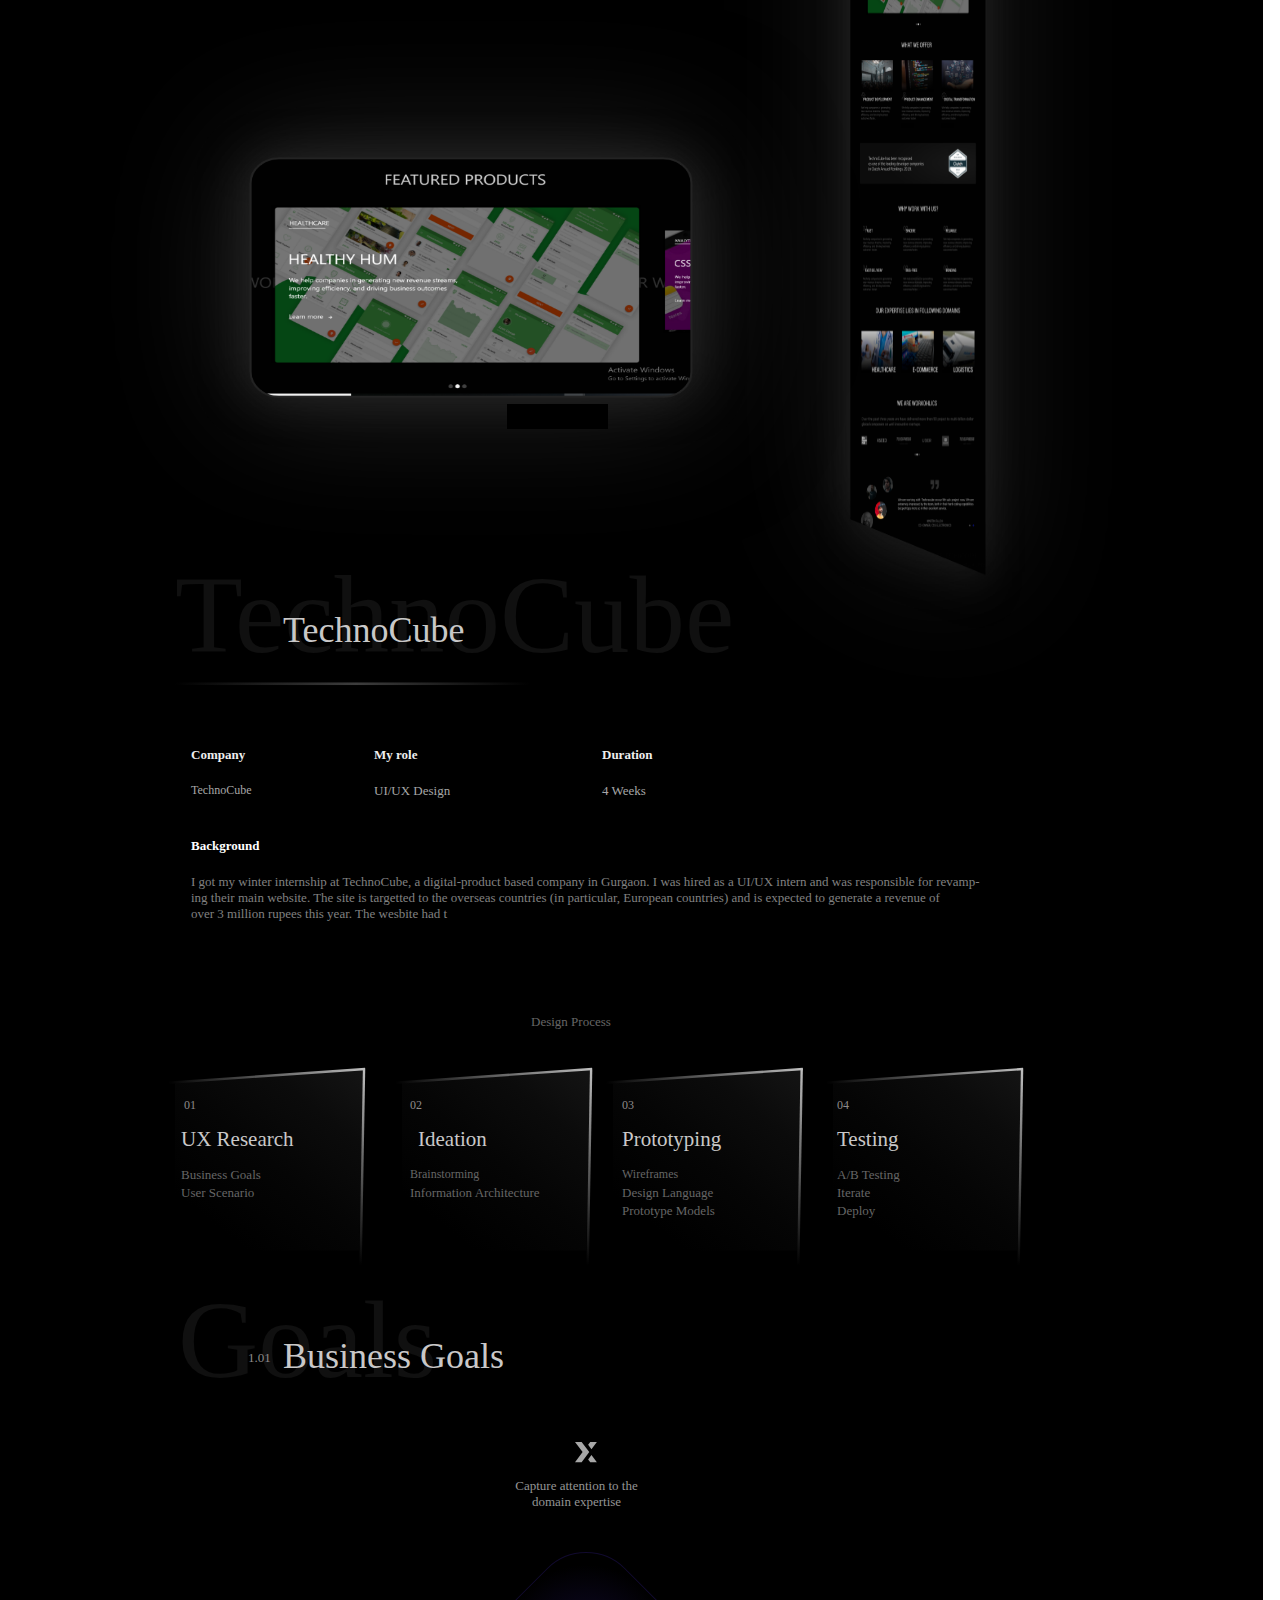
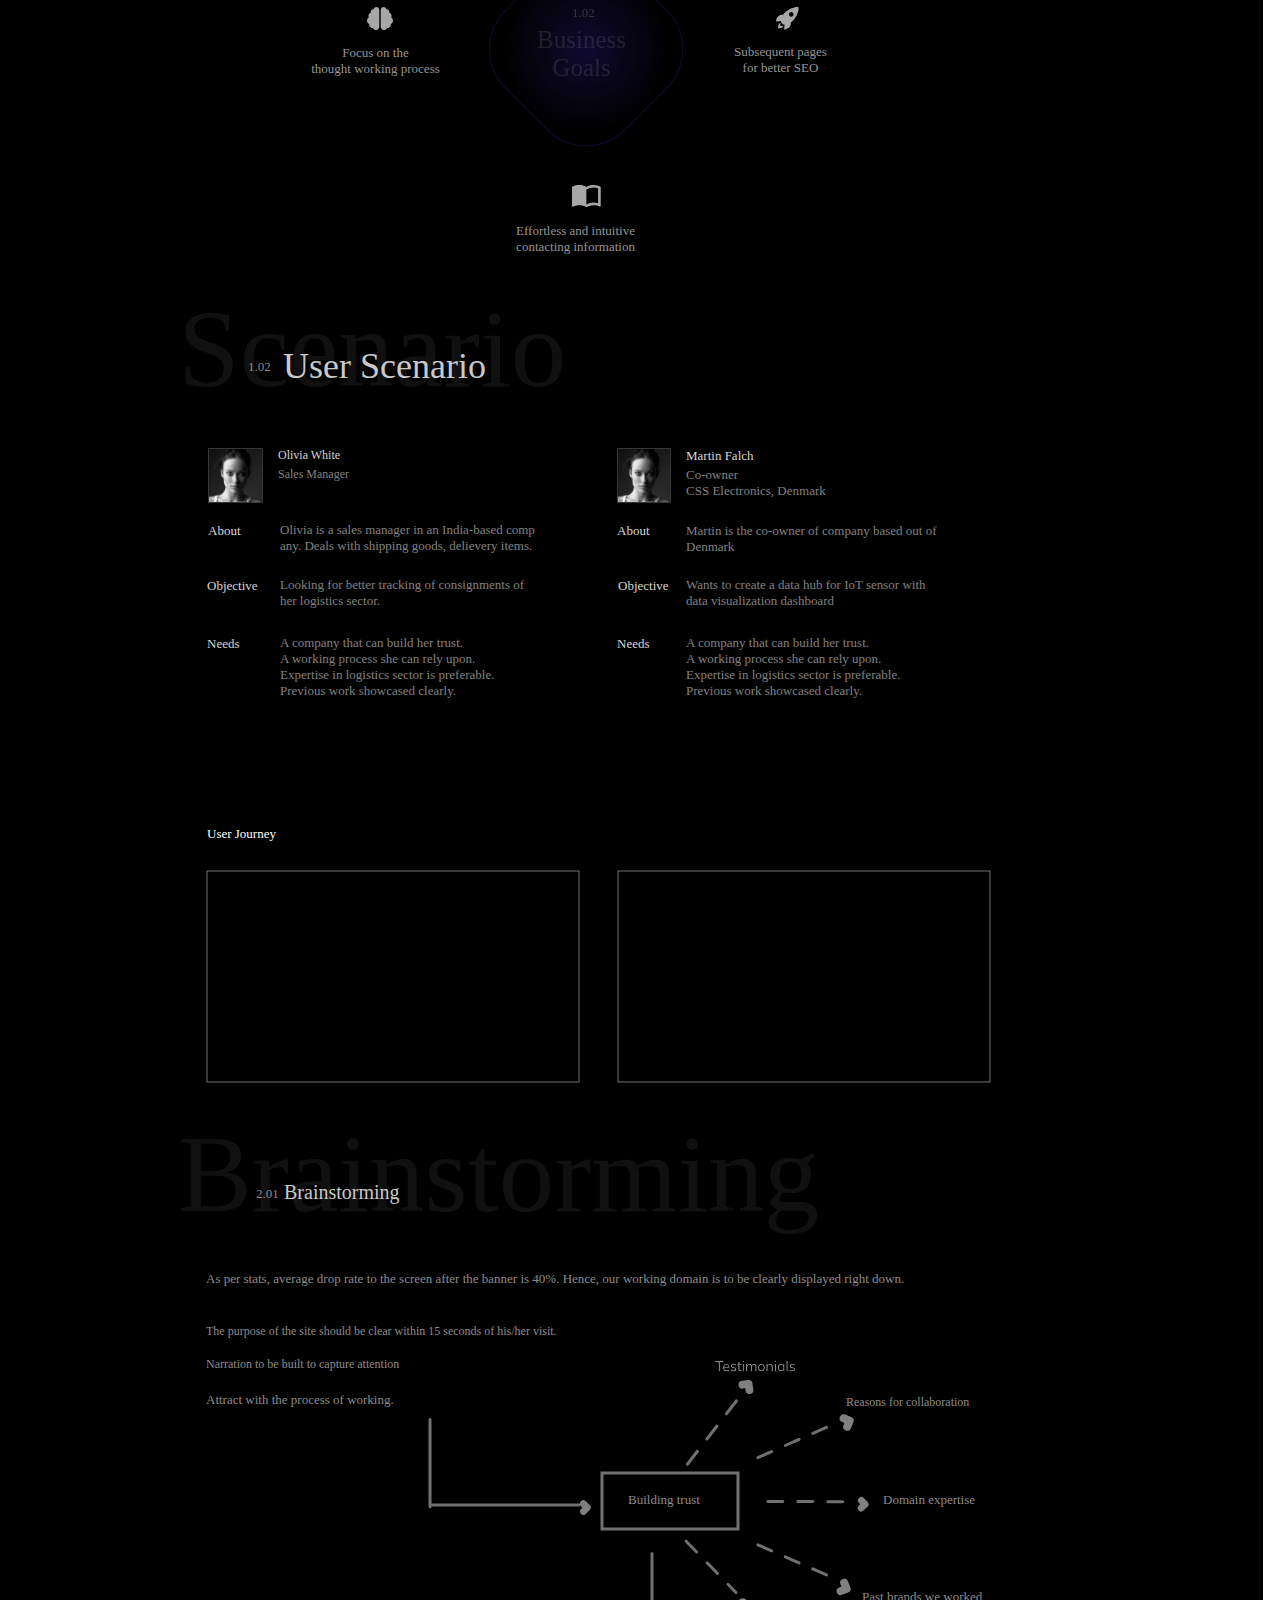
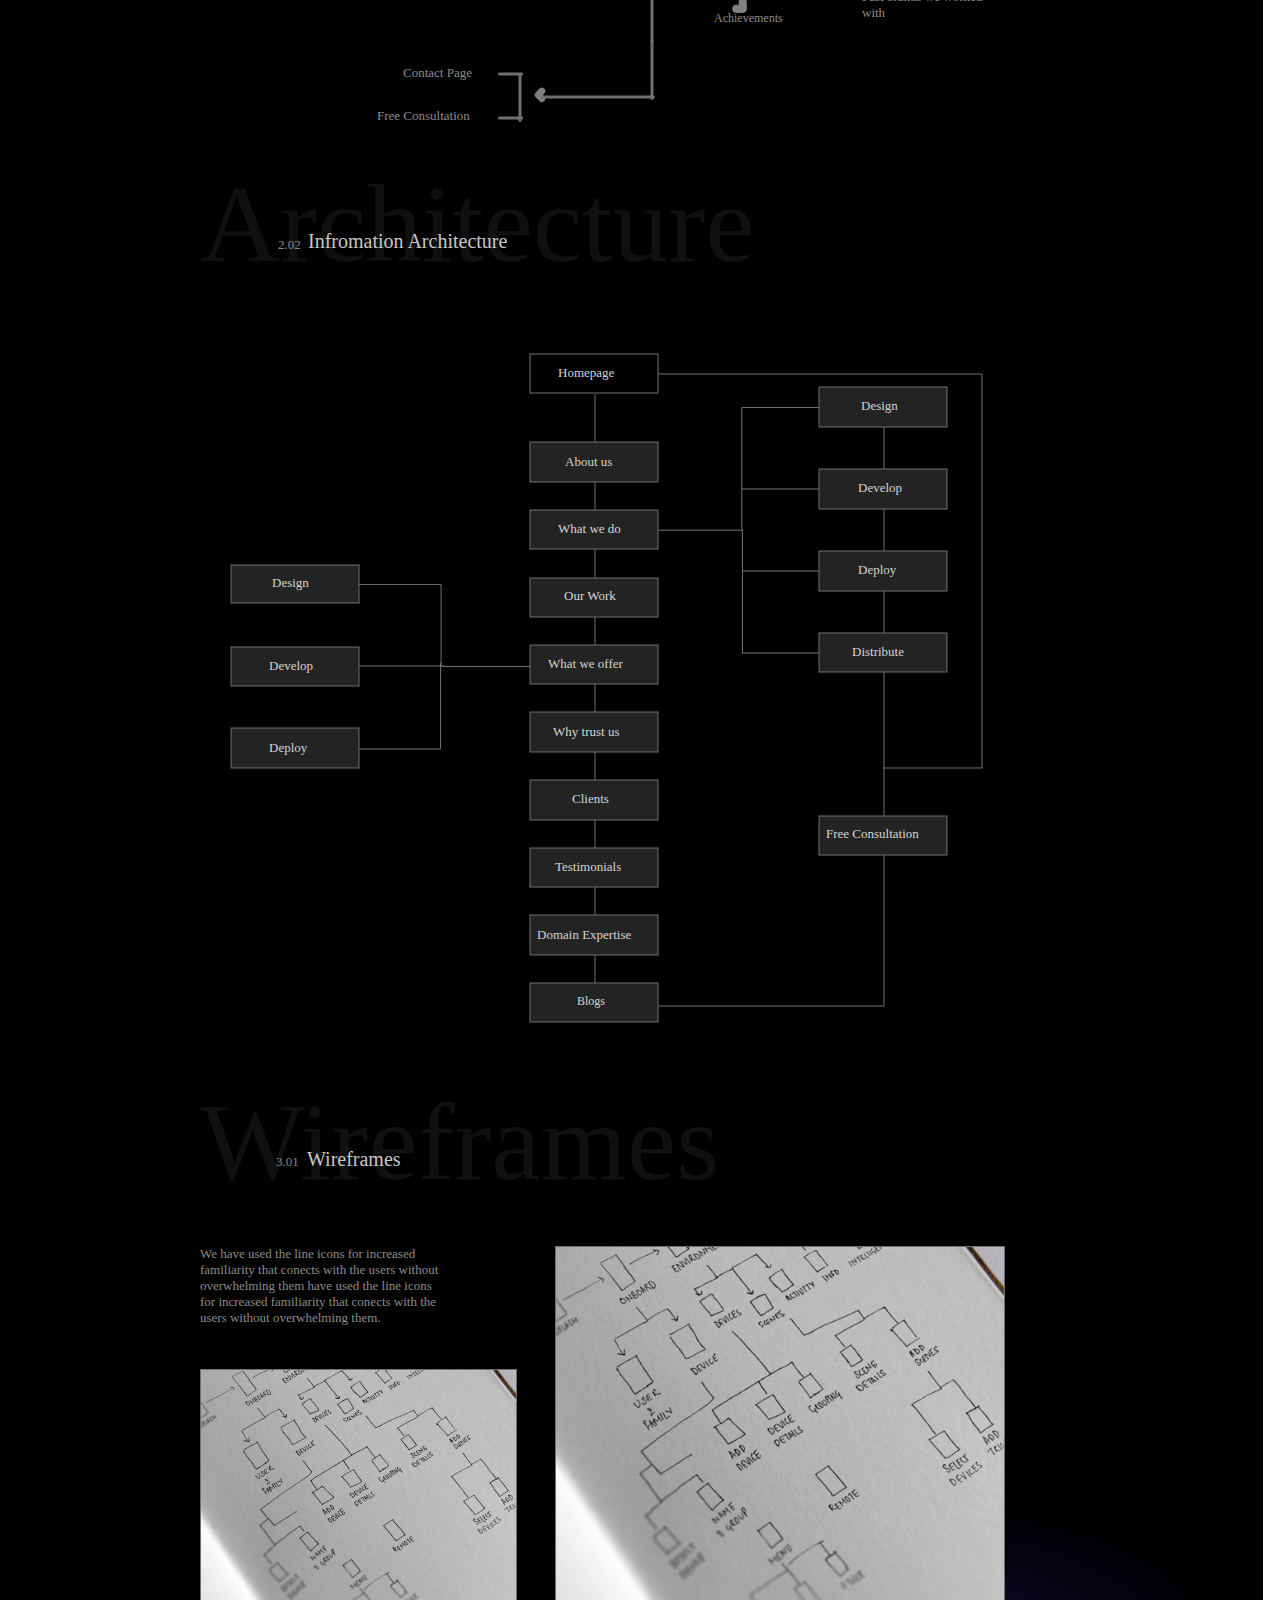
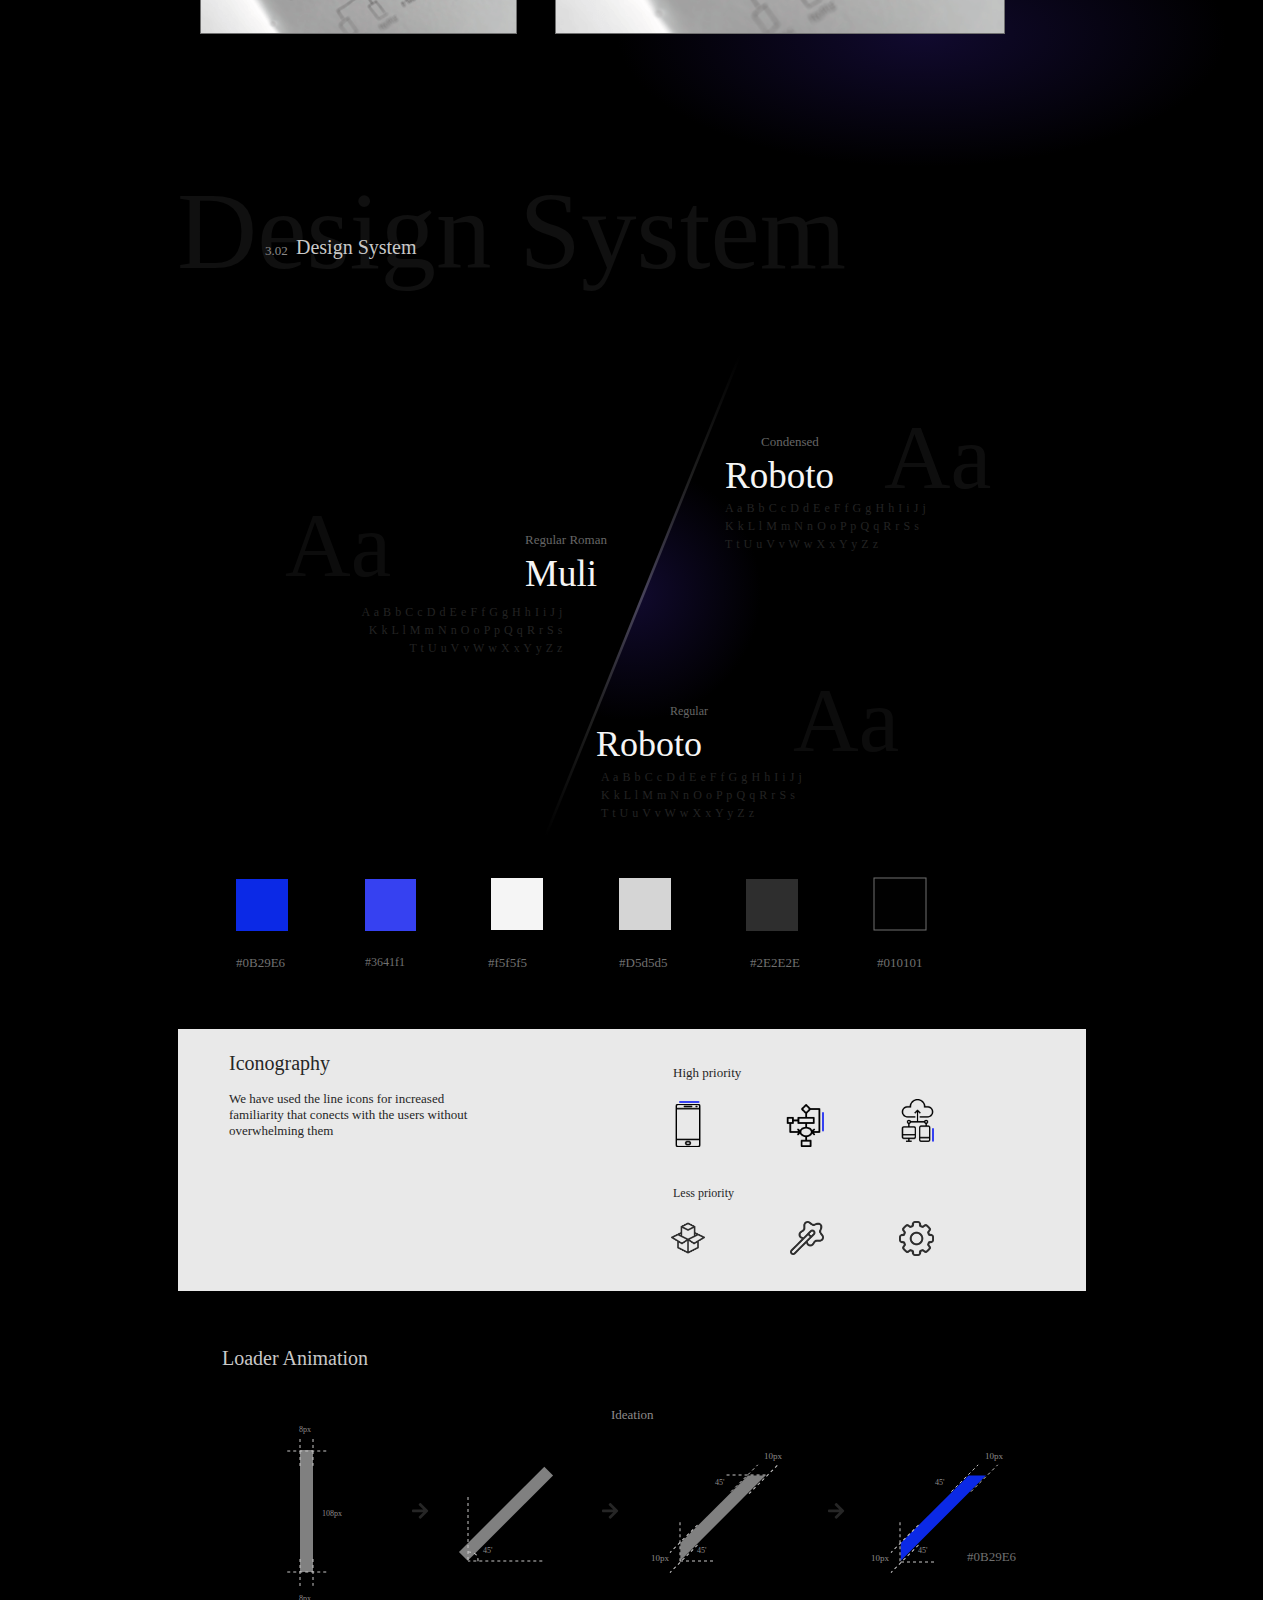
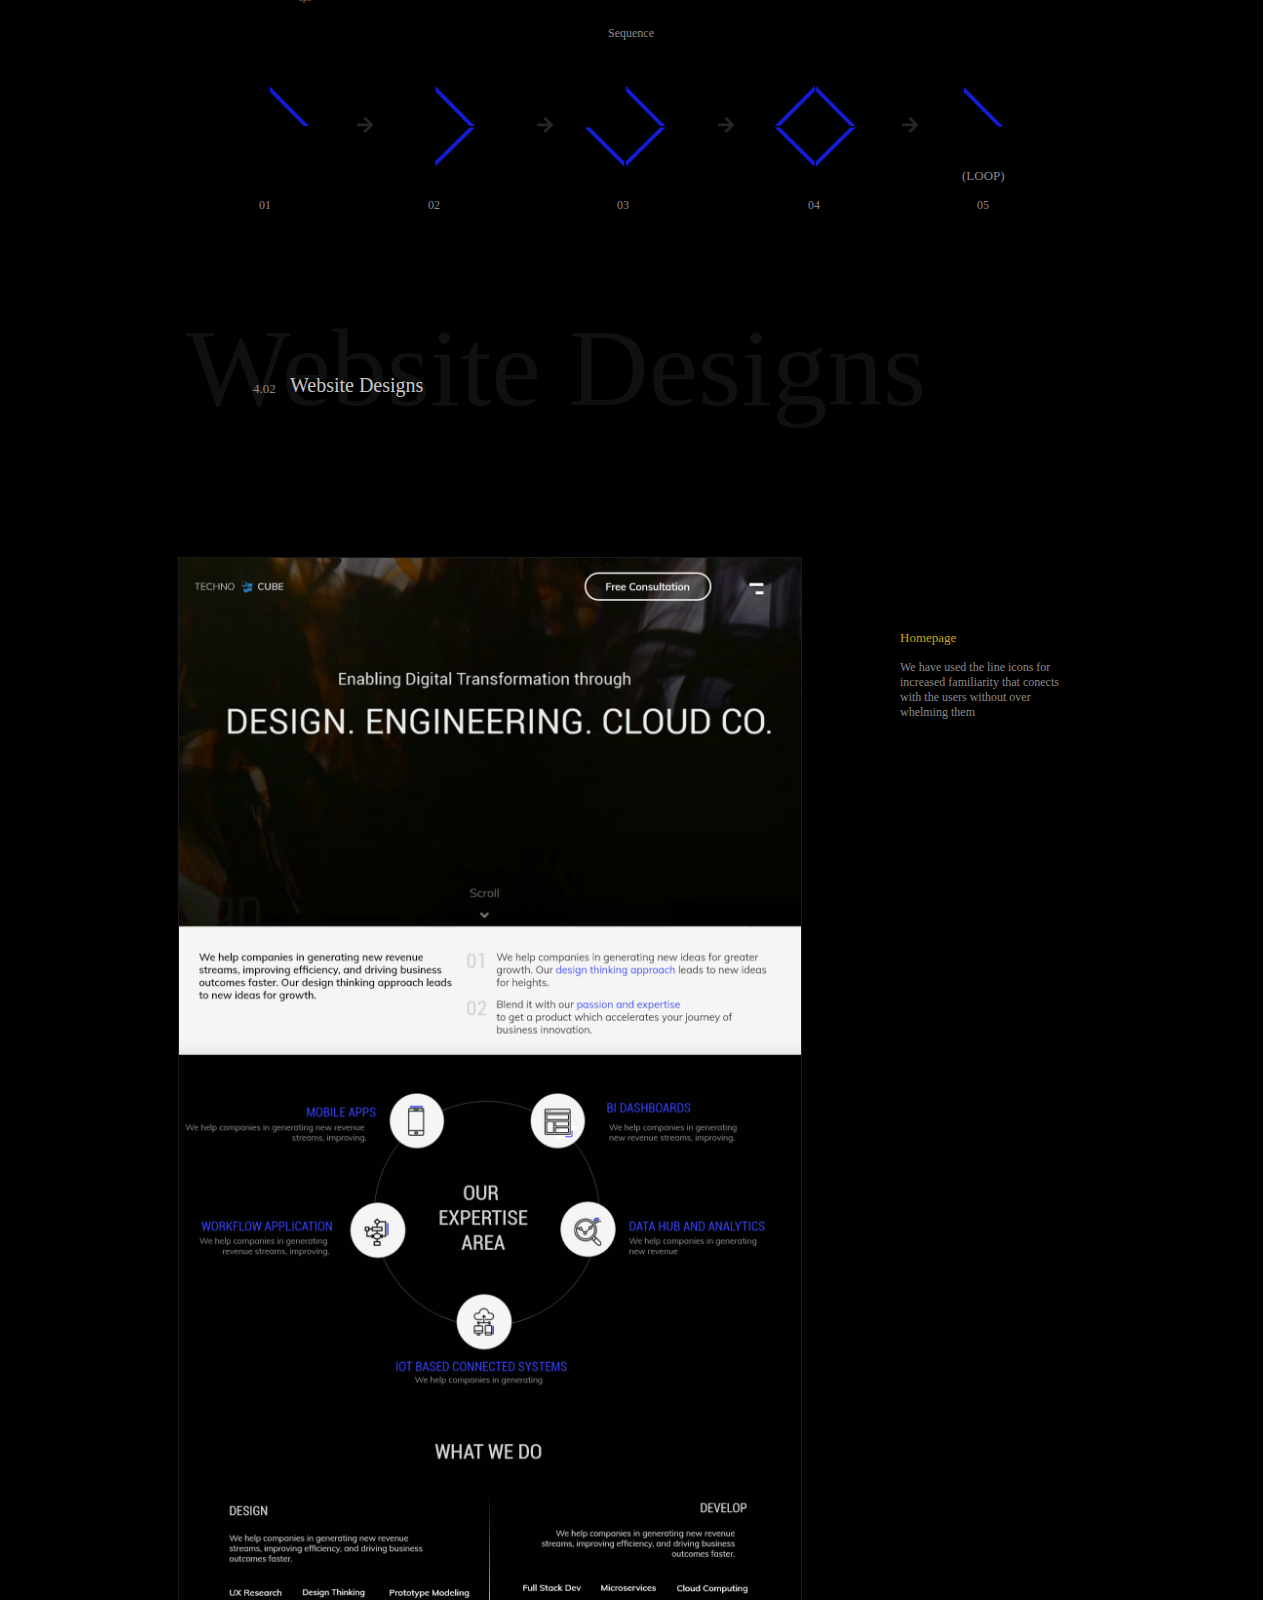
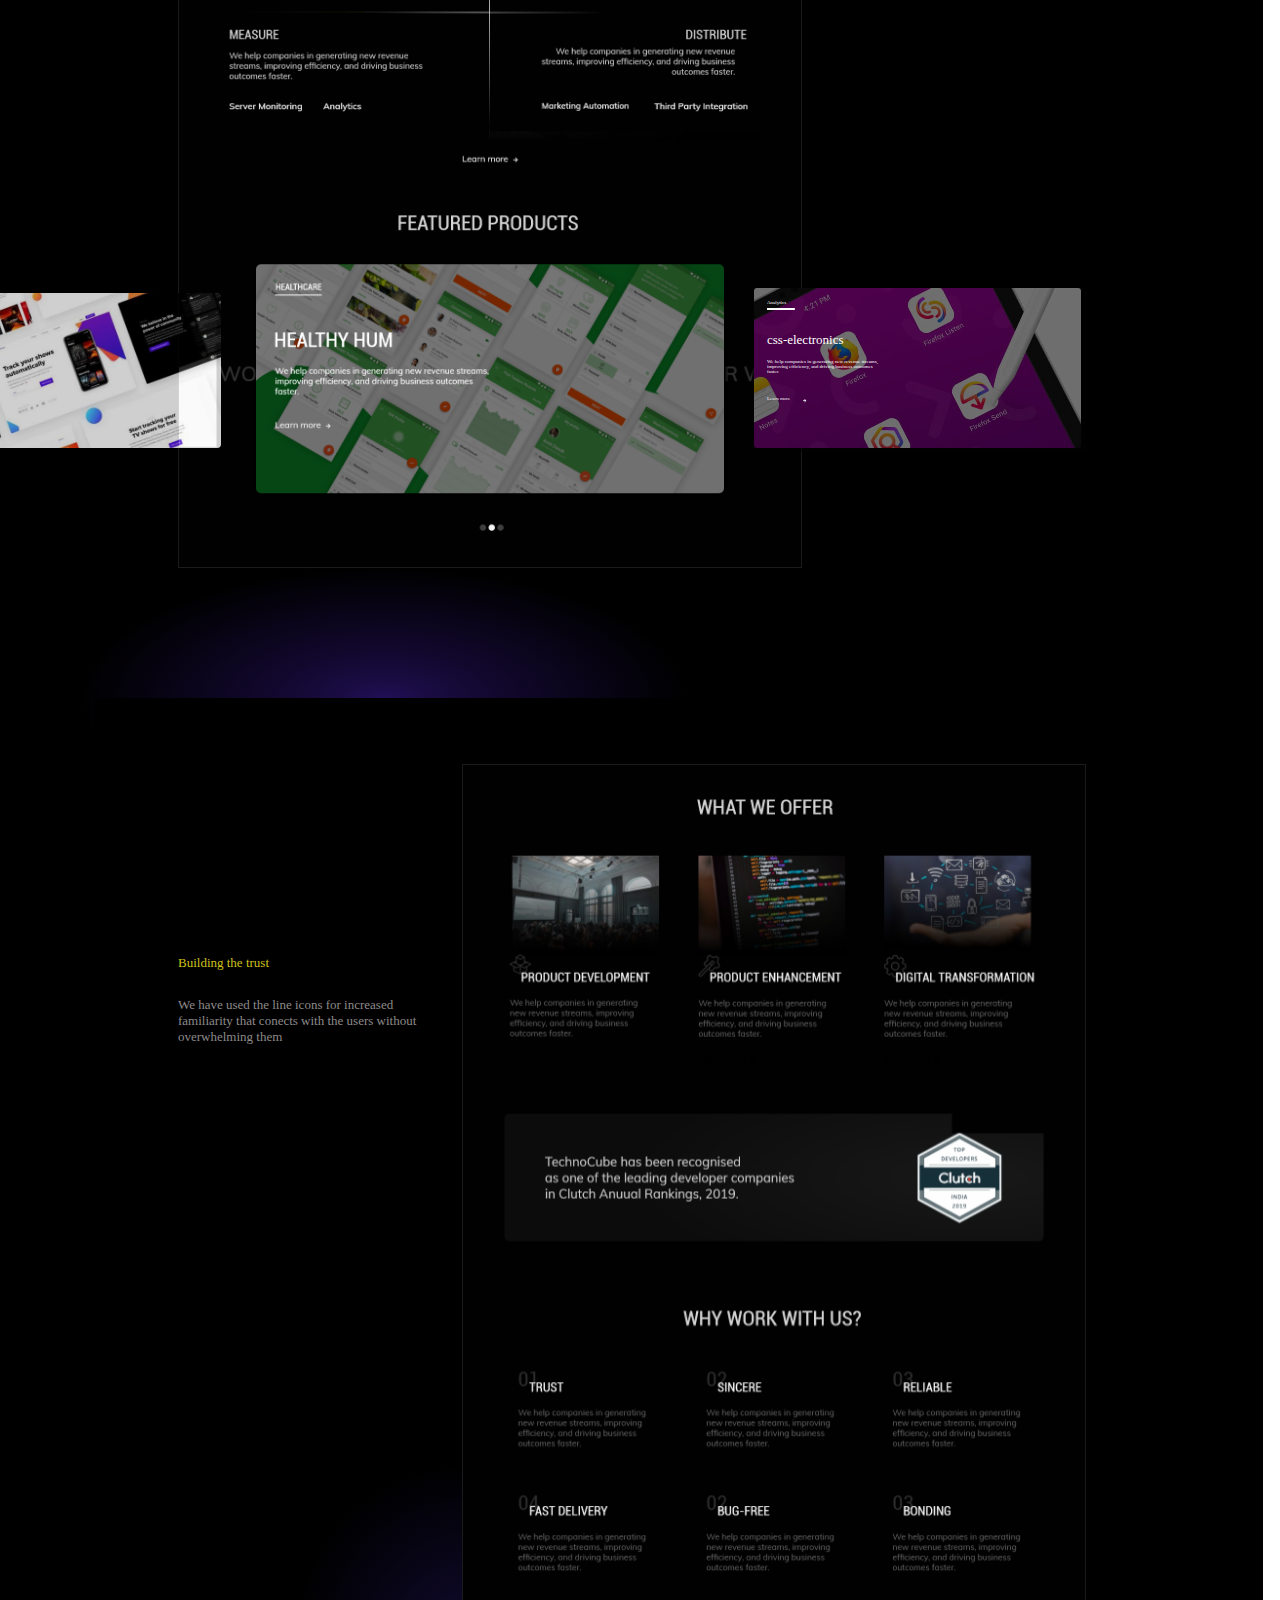
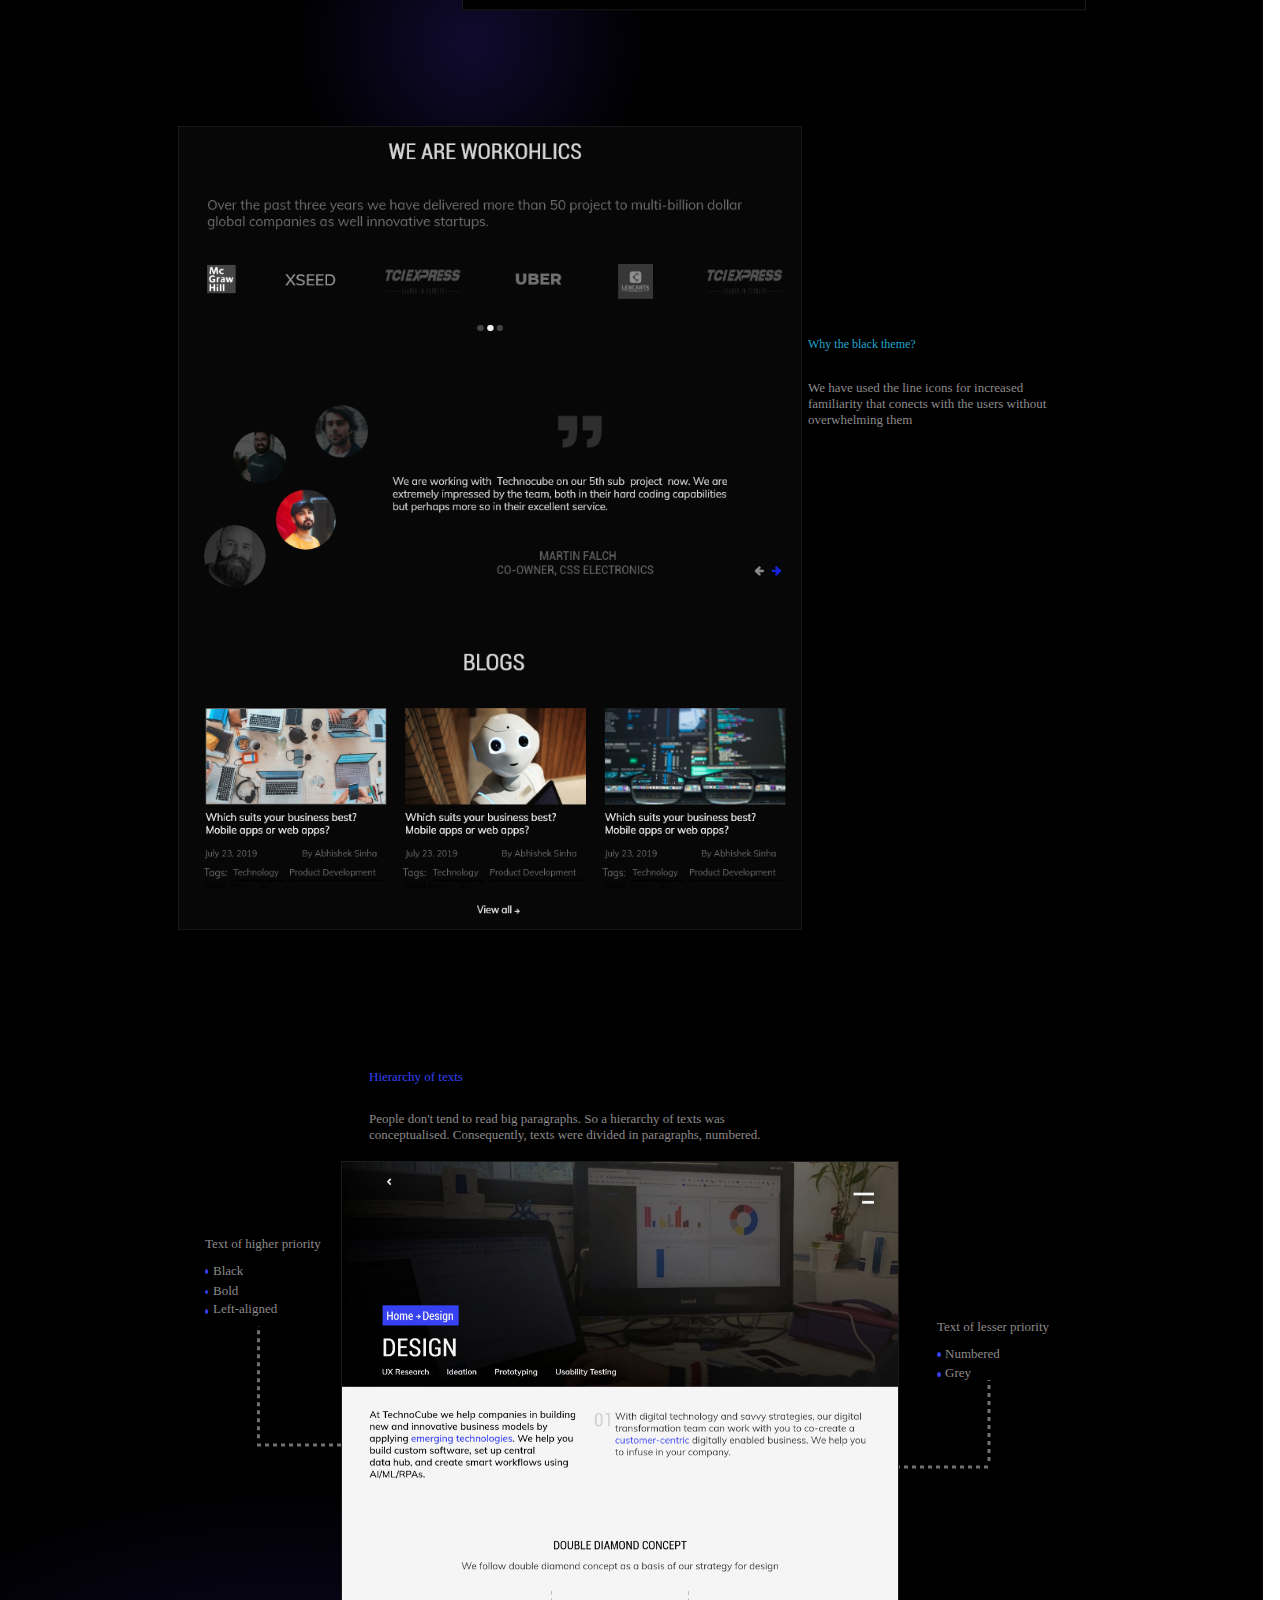
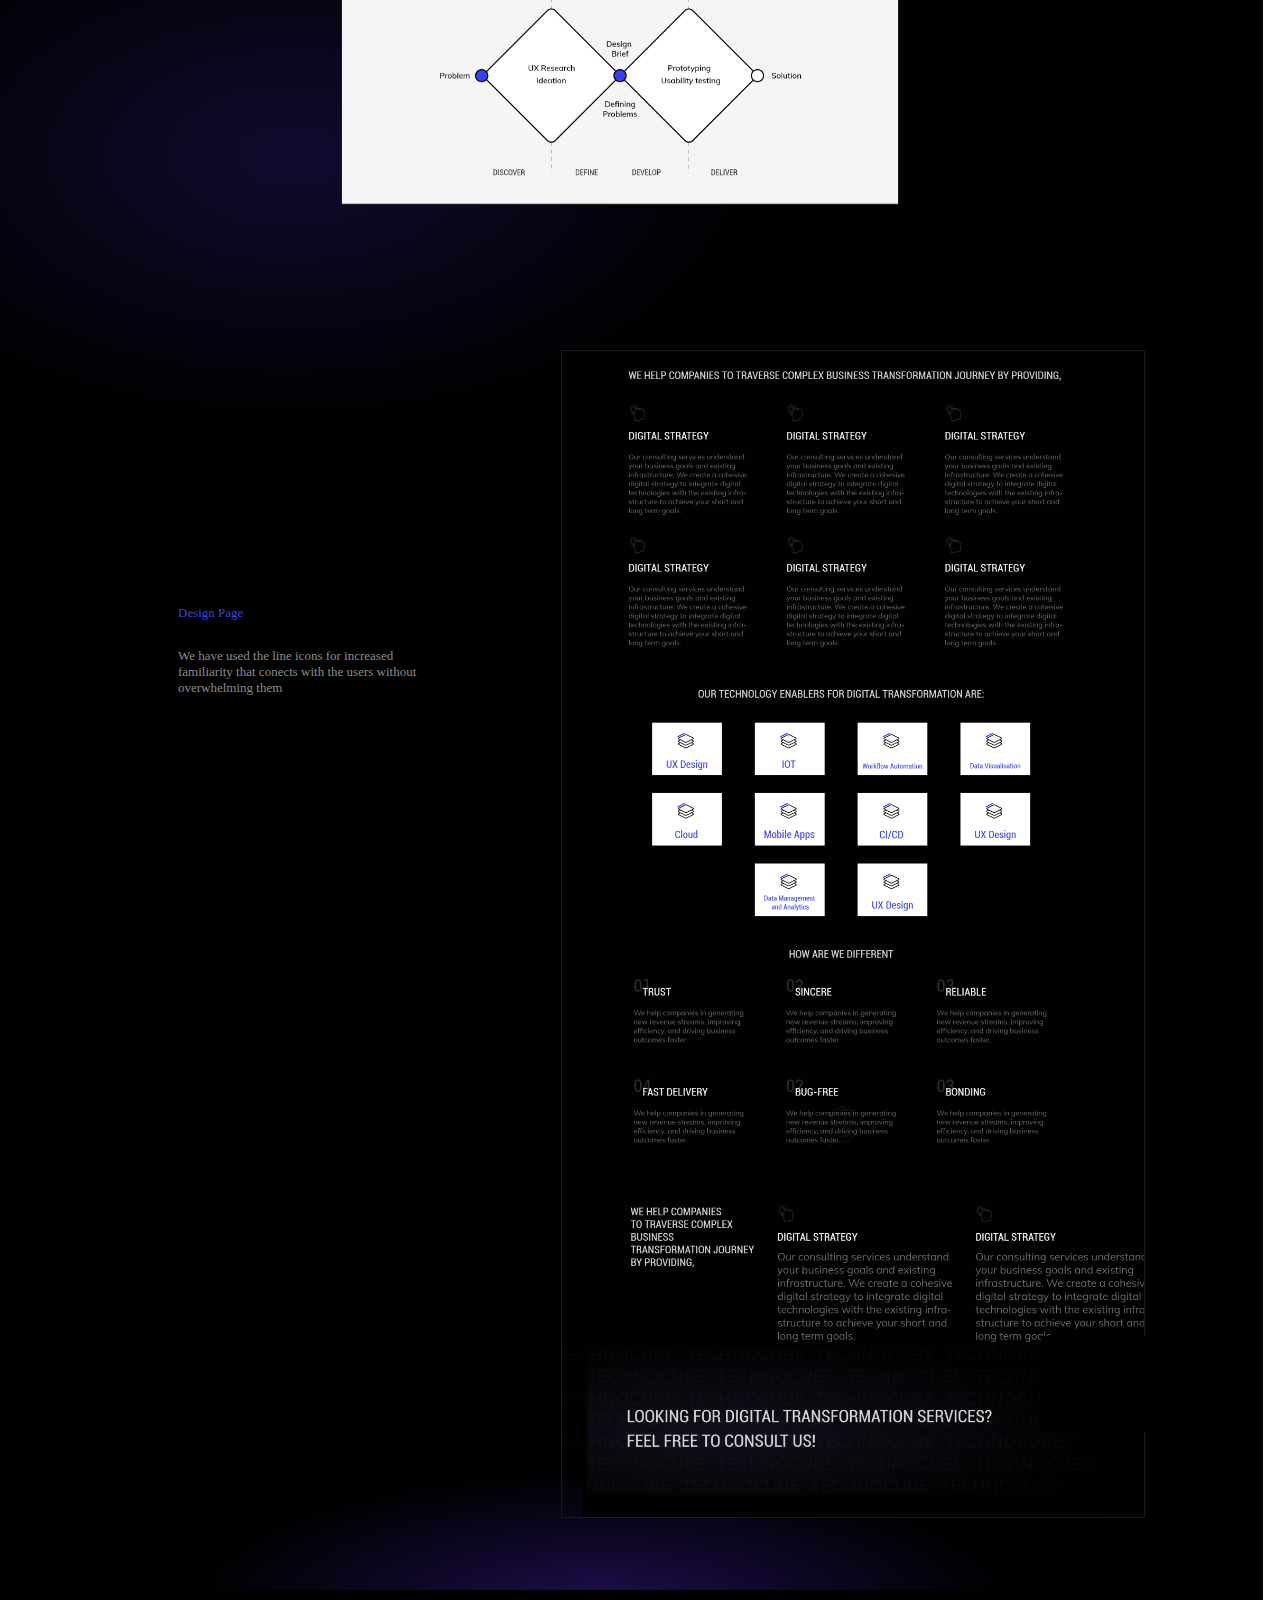
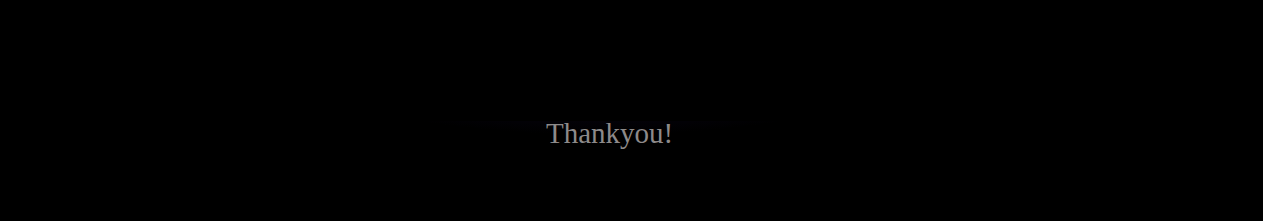
<file: Web_1920___9.html>
<!DOCTYPE html>
<html>
<head>
<meta charset="utf-8"/>
<meta http-equiv="X-UA-Compatible" content="IE=edge"/>
<meta name="viewport" content="width=device-width, initial-scale=1.0">
<title>Web 1920 – 9</title>
<link rel="stylesheet" type="text/css" id="applicationStylesheet" href="Web_1920___9.css"/>
<script id="applicationScript" type="text/javascript" src="Web_1920___9.js"></script>
</head>
<body>
<div id="Web_1920___9">
	<div id="Group_246">
		<svg class="Ellipse_154_">
			<radialGradient id="Ellipse_154_" spreadMethod="pad" x1="0" x2="0" y1="0" y2="0">
				<stop offset="0" stop-color="#261162" stop-opacity="1"></stop>
				<stop offset="0" stop-color="#220f57" stop-opacity="1"></stop>
				<stop offset="0.1431" stop-color="#1a0c43" stop-opacity="1"></stop>
				<stop offset="0.3581" stop-color="#12082f" stop-opacity="1"></stop>
				<stop offset="0.531" stop-color="#0d0622" stop-opacity="1"></stop>
				<stop offset="1" stop-color="#000" stop-opacity="1"></stop>
			</radialGradient>
			<ellipse fill="url(#Ellipse_154_)" id="Ellipse_154_" rx="410.5" ry="132" cx="410.5" cy="132">
			</ellipse>
		</svg>
		<svg class="Rectangle_438">
			<rect fill="rgba(0,0,0,1)" id="Rectangle_438" rx="0" ry="0" x="0" y="0" width="1020" height="131">
			</rect>
		</svg>
	</div>
	<svg class="Line_89" viewBox="0 0 1 408.745">
		<path fill="transparent" stroke="rgba(112,112,112,1)" stroke-width="1px" stroke-linejoin="miter" stroke-linecap="butt" stroke-miterlimit="4" shape-rendering="auto" id="Line_89" d="M 0 0 L 0 408.7449645996094">
		</path>
	</svg>
	<svg class="Line_86" viewBox="0 0 387.069 1">
		<path fill="transparent" stroke="rgba(112,112,112,1)" stroke-width="1px" stroke-linejoin="miter" stroke-linecap="butt" stroke-miterlimit="4" shape-rendering="auto" id="Line_86" d="M 387.069091796875 0 L 0 0">
		</path>
	</svg>
	<svg class="Line_85" viewBox="0 0 1 170.827">
		<path fill="transparent" stroke="rgba(112,112,112,1)" stroke-width="1px" stroke-linejoin="miter" stroke-linecap="butt" stroke-miterlimit="4" shape-rendering="auto" id="Line_85" d="M 0 170.8265075683594 L 0 0">
		</path>
	</svg>
	<svg class="Line_84" viewBox="0 0 289.528 1">
		<path fill="transparent" stroke="rgba(112,112,112,1)" stroke-width="1px" stroke-linejoin="miter" stroke-linecap="butt" stroke-miterlimit="4" shape-rendering="auto" id="Line_84" d="M 289.5277099609375 0 L 0 0">
		</path>
	</svg>
	<svg class="Ellipse_115_bc">
		<radialGradient id="Ellipse_115_bc" spreadMethod="pad" x1="0" x2="0" y1="0" y2="0">
			<stop offset="0" stop-color="#110a2f" stop-opacity="1"></stop>
			<stop offset="1" stop-color="#000" stop-opacity="1"></stop>
		</radialGradient>
		<ellipse fill="url(#Ellipse_115_bc)" id="Ellipse_115_bc" rx="477" ry="272.5" cx="477" cy="272.5">
		</ellipse>
	</svg>
	<img id="Group_66" src="Group_66.png" srcset="Group_66.png 1x, Group_66@2x.png 2x">
	<svg class="Ellipse_114_bf">
		<radialGradient id="Ellipse_114_bf" spreadMethod="pad" x1="0" x2="0" y1="0" y2="0">
			<stop offset="0" stop-color="#261162" stop-opacity="1"></stop>
			<stop offset="0" stop-color="#220f57" stop-opacity="1"></stop>
			<stop offset="0.1431" stop-color="#1a0c43" stop-opacity="1"></stop>
			<stop offset="0.3581" stop-color="#12082f" stop-opacity="1"></stop>
			<stop offset="0.531" stop-color="#0d0622" stop-opacity="1"></stop>
			<stop offset="1" stop-color="#000" stop-opacity="1"></stop>
		</radialGradient>
		<ellipse fill="url(#Ellipse_114_bf)" id="Ellipse_114_bf" rx="304" ry="131" cx="304" cy="131">
		</ellipse>
	</svg>
	<svg class="Ellipse_113_bh">
		<radialGradient id="Ellipse_113_bh" spreadMethod="pad" x1="0" x2="0" y1="0" y2="0">
			<stop offset="0" stop-color="#110a2f" stop-opacity="1"></stop>
			<stop offset="1" stop-color="#000" stop-opacity="1"></stop>
		</radialGradient>
		<ellipse fill="url(#Ellipse_113_bh)" id="Ellipse_113_bh" rx="179" ry="179.5" cx="179" cy="179.5">
		</ellipse>
	</svg>
	<div id="TechnoCube">
		<span>TechnoCube</span>
	</div>
	<div id="TechnoCube_bj">
		<span>TechnoCube</span>
	</div>
	<div id="Website_Designs">
		<span>Website Designs</span>
	</div>
	<div id="Website_Designs_bl">
		<span>Website Designs</span>
	</div>
	<svg class="Rectangle_373">
		<rect fill="rgba(0,0,0,1)" id="Rectangle_373" rx="0" ry="0" x="0" y="0" width="1020" height="131">
		</rect>
	</svg>
	<svg class="Rectangle_377">
		<rect fill="rgba(0,0,0,1)" id="Rectangle_377" rx="0" ry="0" x="0" y="0" width="104" height="95">
		</rect>
	</svg>
	<div id="Why_the_black_theme_">
		<span>Why the black theme?</span>
	</div>
	<div id="We_have_used_the_line_icons_fo">
		<span>We have used the line icons for increased <br/>familiarity that conects with the users without <br/>overwhelming them</span>
	</div>
	<svg class="Rectangle_379_br">
		<linearGradient id="Rectangle_379_br" spreadMethod="pad" x1="0.5" x2="0.5" y1="0" y2="1">
			<stop offset="0" stop-color="#000" stop-opacity="1"></stop>
			<stop offset="0.5105" stop-color="#bebebe" stop-opacity="1"></stop>
			<stop offset="1" stop-color="#000" stop-opacity="1"></stop>
		</linearGradient>
		<rect fill="url(#Rectangle_379_br)" id="Rectangle_379_br" rx="0" ry="0" x="0" y="0" width="2.58" height="354.555">
		</rect>
	</svg>
	<div id="My_role">
		<span>My role</span>
	</div>
	<div id="UI_UX_Design">
		<span>UI/UX Design</span>
	</div>
	<div id="Duration">
		<span>Duration</span>
	</div>
	<div id="ID4_Weeks">
		<span>4 Weeks</span>
	</div>
	<div id="ID4_02">
		<span>4.02</span>
	</div>
	<svg class="Line_80" viewBox="0 0 133.152 3">
		<path fill="transparent" stroke="rgba(112,112,112,1)" stroke-width="3px" stroke-linejoin="miter" stroke-linecap="butt" stroke-dasharray="4" stroke-dashoffset="0" stroke-miterlimit="4" shape-rendering="auto" id="Line_80" d="M 0 0 L 133.1517791748047 0">
		</path>
	</svg>
	<div id="Text_of_higher_priority">
		<span>Text of higher priority</span>
	</div>
	<svg class="Line_81" viewBox="0 0 133.152 3">
		<path fill="transparent" stroke="rgba(112,112,112,1)" stroke-width="3px" stroke-linejoin="miter" stroke-linecap="butt" stroke-dasharray="4" stroke-dashoffset="0" stroke-miterlimit="4" shape-rendering="auto" id="Line_81" d="M 0 0 L 133.1517791748047 0">
		</path>
	</svg>
	<svg class="Line_82" viewBox="0 0 3 81.026">
		<path fill="transparent" stroke="rgba(112,112,112,1)" stroke-width="3px" stroke-linejoin="miter" stroke-linecap="butt" stroke-dasharray="4" stroke-dashoffset="0" stroke-miterlimit="4" shape-rendering="auto" id="Line_82" d="M 0 81.02646636962891 L 0 0">
		</path>
	</svg>
	<div id="Left_aligned">
		<span>Left-aligned</span>
	</div>
	<div id="Text_of_lesser_priority">
		<span>Text of lesser priority</span>
	</div>
	<div id="Numbered">
		<span>Numbered</span>
	</div>
	<svg class="Ellipse_152">
		<ellipse fill="rgba(54,65,241,1)" id="Ellipse_152" rx="2" ry="2.5" cx="2" cy="2.5">
		</ellipse>
	</svg>
	<div id="Grey">
		<span>Grey</span>
	</div>
	<svg class="Ellipse_153">
		<ellipse fill="rgba(54,65,241,1)" id="Ellipse_153" rx="2" ry="2.5" cx="2" cy="2.5">
		</ellipse>
	</svg>
	<div id="Hierarchy_of_texts">
		<span>Hierarchy of texts</span>
	</div>
	<div id="People_don_t_tend_to_read_big_">
		<span>People don't tend to read big paragraphs. So a hierarchy of texts was <br/>conceptualised. Consequently, texts were divided in paragraphs, numbered.</span>
	</div>
	<div id="Design_Page">
		<span>Design Page</span>
	</div>
	<div id="We_have_used_the_line_icons_fo_ca">
		<span>We have used the line icons for increased <br/>familiarity that conects with the users without <br/>overwhelming them</span>
	</div>
	<div id="I_got_my_winter_internship_at_">
		<span>I got my winter internship at TechnoCube, a digital-product based company in Gurgaon. I was hired as a UI/UX intern and was responsible for revamp-<br/>ing their main website. The site is targetted to the overseas countries (in particular, European countries) and is expected to  generate a revenue of <br/>over 3 million rupees this year. The wesbite had t</span>
	</div>
	<div id="Focus_on_the__thought_working_">
		<span>Focus on the <br/>thought working process</span>
	</div>
	<div id="Capture_attention_to_the__doma">
		<span>Capture attention to the <br/>domain expertise</span>
	</div>
	<div id="Effortless_and_intuitive__cont">
		<span>Effortless and intuitive <br/>contacting information</span>
	</div>
	<div id="Goals">
		<span>Goals</span>
	</div>
	<div id="Business_Goals">
		<span>Business Goals</span>
	</div>
	<div id="ID1_01">
		<span>1.01</span>
	</div>
	<div id="Subsequent_pages__for_better_S">
		<span>Subsequent pages <br/>for better SEO</span>
	</div>
	<svg class="Icon_awesome_brain" viewBox="0 0 26.027 23.135">
		<path fill="rgba(167,167,167,1)" id="Icon_awesome_brain" d="M 9.398774147033691 0 C 8.047699928283691 0 6.92707633972168 0.9263213276863098 6.606253623962402 2.177984476089478 C 6.570104598999023 2.177984476089478 6.54299259185791 2.168947458267212 6.506843090057373 2.168947458267212 C 4.911762237548828 2.168947458267212 3.61491322517395 3.465797185897827 3.61491322517395 5.060877799987793 C 3.61491322517395 5.277772426605225 3.642024993896484 5.490148544311523 3.69173002243042 5.693487167358398 C 2.372286558151245 6.235723972320557 1.44596529006958 7.528055191040039 1.44596529006958 9.037281036376953 C 1.44596529006958 9.60662841796875 1.590561747550964 10.13531017303467 1.821012496948242 10.61428642272949 C 0.7365384697914124 11.23785972595215 0 12.39463043212891 0 13.73666763305664 C 0 15.24137306213379 0.921802818775177 16.53370666503906 2.232208728790283 17.07594299316406 C 2.191541194915771 17.28379821777344 2.168947458267212 17.49617767333984 2.168947458267212 17.71306991577148 C 2.168947458267212 19.51148986816406 3.623950242996216 20.96649169921875 5.422369480133057 20.96649169921875 C 5.607633113861084 20.96649169921875 5.788379669189453 20.94390106201172 5.964606761932373 20.91226768493652 C 6.398396015167236 22.20008087158203 7.600354671478271 23.13543891906738 9.03728199005127 23.13543891906738 C 10.83570098876953 23.13543891906738 12.29070472717285 21.68043899536133 12.29070472717285 19.88201904296875 L 12.29070472717285 2.891929864883423 C 12.29070472717285 1.296849727630615 10.99385452270508 0 9.398774147033691 0 Z M 26.02737236022949 13.73666763305664 C 26.02737236022949 12.39463043212891 25.29083442687988 11.23785972595215 24.20635986328125 10.61428642272949 C 24.44132804870605 10.13531017303467 24.5814094543457 9.606629371643066 24.5814094543457 9.037281036376953 C 24.5814094543457 7.528056144714355 23.65508651733398 6.235724449157715 22.33564376831055 5.693487644195557 C 22.38082885742188 5.490149021148682 22.41246223449707 5.277772426605225 22.41246223449707 5.060877799987793 C 22.41246223449707 3.465797901153564 21.1156120300293 2.168947696685791 19.52053070068359 2.168947696685791 C 19.4843807220459 2.168947696685791 19.45275115966797 2.177985191345215 19.42111968994141 2.177985191345215 C 19.10029602050781 0.9263213276863098 17.97967338562012 0 16.62860107421875 0 C 15.03351974487305 0 13.73666954040527 1.292331218719482 13.73666954040527 2.891929864883423 L 13.73666954040527 19.88201904296875 C 13.73666954040527 21.68043899536133 15.19167232513428 23.13543891906738 16.99009132385254 23.13543891906738 C 18.42701721191406 23.13543891906738 19.62897872924805 22.20008087158203 20.06276702880859 20.91226768493652 C 20.23899459838867 20.94390106201172 20.41974067687988 20.96649169921875 20.60500335693359 20.96649169921875 C 22.40342140197754 20.96649169921875 23.85842704772949 19.51148986816406 23.85842704772949 17.71306991577148 C 23.85842704772949 17.49617767333984 23.8358325958252 17.28379821777344 23.79516410827637 17.07594299316406 C 25.10556983947754 16.53370666503906 26.02737236022949 15.24137401580811 26.02737236022949 13.73666763305664 Z">
		</path>
	</svg>
	<svg class="Icon_material_import_contacts" viewBox="1.5 6.75 28.721 22.193">
		<path fill="rgba(167,167,167,1)" id="Icon_material_import_contacts" d="M 27.60956764221191 7.402738571166992 C 26.16048431396484 6.945821762084961 24.56780433654785 6.749999523162842 23.0403938293457 6.749999523162842 C 20.49471092224121 6.749999523162842 17.75320243835449 7.272191047668457 15.86026287078857 8.708215713500977 C 13.96731853485107 7.272191047668457 11.22581386566162 6.749999523162842 8.680130958557129 6.749999523162842 C 6.134447574615479 6.749999523162842 3.392943620681763 7.272191047668457 1.49999988079071 8.708215713500977 L 1.49999988079071 27.83347129821777 C 1.49999988079071 28.15984344482422 1.826369524002075 28.48620986938477 2.15273904800415 28.48620986938477 C 2.283287048339844 28.48620986938477 2.348560810089111 28.42093467712402 2.479108810424805 28.42093467712402 C 4.241504669189453 27.5723762512207 6.787188529968262 26.98491096496582 8.680130958557129 26.98491096496582 C 11.22581386566162 26.98491096496582 13.96731853485107 27.50710105895996 15.86026287078857 28.94313049316406 C 17.62265777587891 27.83347129821777 20.82107925415039 26.98491096496582 23.0403938293457 26.98491096496582 C 25.19443511962891 26.98491096496582 27.41374588012695 27.37655448913574 29.24141311645508 28.35566329956055 C 29.37196350097656 28.42093849182129 29.43723487854004 28.42093849182129 29.56778526306152 28.42093849182129 C 29.8941535949707 28.42093849182129 30.22052192687988 28.09457206726074 30.22052192687988 27.7681999206543 L 30.22052192687988 8.708215713500977 C 29.43723487854004 8.12075138092041 28.58867645263672 7.729107856750488 27.60956764221191 7.402738571166992 Z M 27.60956764221191 25.02669143676758 C 26.17354011535645 24.56977844238281 24.60696792602539 24.37395477294922 23.0403938293457 24.37395477294922 C 20.82107925415039 24.37395477294922 17.62265777587891 25.2225170135498 15.86026287078857 26.3321704864502 L 15.86026287078857 11.31917285919189 C 17.62265777587891 10.20951652526855 20.82107925415039 9.360955238342285 23.0403938293457 9.360955238342285 C 24.60696792602539 9.360955238342285 26.17354011535645 9.556777000427246 27.60956764221191 10.01369476318359 L 27.60956764221191 25.02669143676758 Z">
		</path>
	</svg>
	<svg class="Icon_simple_expertsexchange" viewBox="0 1.35 21.888 20.246">
		<path fill="rgba(167,167,167,1)" id="Icon_simple_expertsexchange" d="M 6.639214992523193 1.349999666213989 L 0 1.349999666213989 L 7.624153614044189 11.472975730896 L 0 21.5959529876709 L 6.639214992523193 21.5959529876709 L 14.26336765289307 11.472975730896 L 6.639214992523193 1.349999666213989 Z M 21.88751983642578 1.349999666213989 L 15.24830722808838 1.349999666213989 L 13.1507511138916 4.140658378601074 L 16.47035789489746 8.53640079498291 L 21.88751983642578 1.349999666213989 Z M 13.1507511138916 18.81441307067871 L 15.24830722808838 21.5959529876709 L 21.88751983642578 21.5959529876709 L 16.47035789489746 14.40955352783203 L 13.1507511138916 18.81441307067871 Z">
		</path>
	</svg>
	<svg class="Path_369_cn" viewBox="19785.988 3854.255 188.783 180.455">
		<linearGradient id="Path_369_cn" spreadMethod="pad" x1="0.977" x2="0.254" y1="0.029" y2="0.894">
			<stop offset="0" stop-color="#131313" stop-opacity="1"></stop>
			<stop offset="0.2614" stop-color="#0b0b0b" stop-opacity="1"></stop>
			<stop offset="0.38" stop-color="#090909" stop-opacity="1"></stop>
			<stop offset="0.5941" stop-color="#050505" stop-opacity="1"></stop>
			<stop offset="1" stop-color="#000" stop-opacity="1"></stop>
		</linearGradient>
		<path fill="url(#Path_369_cn)" id="Path_369_cn" d="M 19970.220703125 4034.70947265625 L 19974.771484375 3854.2548828125 L 19785.98828125 3867.57861328125 L 19785.98828125 4034.70947265625 L 19970.220703125 4034.70947265625 Z">
		</path>
	</svg>
	<svg class="Rectangle_385_cp">
		<linearGradient id="Rectangle_385_cp" spreadMethod="pad" x1="0.5" x2="0.5" y1="0" y2="1">
			<stop offset="0" stop-color="#000" stop-opacity="1"></stop>
			<stop offset="0" stop-color="#bebebe" stop-opacity="1"></stop>
			<stop offset="1" stop-color="#000" stop-opacity="1"></stop>
		</linearGradient>
		<rect fill="url(#Rectangle_385_cp)" id="Rectangle_385_cp" rx="0" ry="0" x="0" y="0" width="2.383" height="197.322">
		</rect>
	</svg>
	<svg class="Rectangle_386_cr">
		<linearGradient id="Rectangle_386_cr" spreadMethod="pad" x1="0.5" x2="0.5" y1="0" y2="1">
			<stop offset="0" stop-color="#000" stop-opacity="1"></stop>
			<stop offset="0" stop-color="#bebebe" stop-opacity="1"></stop>
			<stop offset="1" stop-color="#000" stop-opacity="1"></stop>
		</linearGradient>
		<rect fill="url(#Rectangle_386_cr)" id="Rectangle_386_cr" rx="0" ry="0" x="0" y="0" width="2.383" height="197.323">
		</rect>
	</svg>
	<svg class="Path_370_ct" viewBox="19785.988 3854.255 188.783 180.455">
		<linearGradient id="Path_370_ct" spreadMethod="pad" x1="0.977" x2="0.254" y1="0.029" y2="0.894">
			<stop offset="0" stop-color="#131313" stop-opacity="1"></stop>
			<stop offset="0.2614" stop-color="#0b0b0b" stop-opacity="1"></stop>
			<stop offset="0.38" stop-color="#090909" stop-opacity="1"></stop>
			<stop offset="0.5941" stop-color="#050505" stop-opacity="1"></stop>
			<stop offset="1" stop-color="#000" stop-opacity="1"></stop>
		</linearGradient>
		<path fill="url(#Path_370_ct)" id="Path_370_ct" d="M 19970.220703125 4034.70947265625 L 19974.771484375 3854.2548828125 L 19785.98828125 3867.57861328125 L 19785.98828125 4034.70947265625 L 19970.220703125 4034.70947265625 Z">
		</path>
	</svg>
	<svg class="Rectangle_387_cv">
		<linearGradient id="Rectangle_387_cv" spreadMethod="pad" x1="0.5" x2="0.5" y1="0" y2="1">
			<stop offset="0" stop-color="#000" stop-opacity="1"></stop>
			<stop offset="0" stop-color="#bebebe" stop-opacity="1"></stop>
			<stop offset="1" stop-color="#000" stop-opacity="1"></stop>
		</linearGradient>
		<rect fill="url(#Rectangle_387_cv)" id="Rectangle_387_cv" rx="0" ry="0" x="0" y="0" width="2.383" height="197.322">
		</rect>
	</svg>
	<svg class="Rectangle_388_cx">
		<linearGradient id="Rectangle_388_cx" spreadMethod="pad" x1="0.5" x2="0.5" y1="0" y2="1">
			<stop offset="0" stop-color="#000" stop-opacity="1"></stop>
			<stop offset="0" stop-color="#bebebe" stop-opacity="1"></stop>
			<stop offset="1" stop-color="#000" stop-opacity="1"></stop>
		</linearGradient>
		<rect fill="url(#Rectangle_388_cx)" id="Rectangle_388_cx" rx="0" ry="0" x="0" y="0" width="2.383" height="197.323">
		</rect>
	</svg>
	<svg class="Path_371_cz" viewBox="19785.988 3854.255 188.783 180.455">
		<linearGradient id="Path_371_cz" spreadMethod="pad" x1="0.977" x2="0.254" y1="0.029" y2="0.894">
			<stop offset="0" stop-color="#131313" stop-opacity="1"></stop>
			<stop offset="0.2614" stop-color="#0b0b0b" stop-opacity="1"></stop>
			<stop offset="0.38" stop-color="#090909" stop-opacity="1"></stop>
			<stop offset="0.5941" stop-color="#050505" stop-opacity="1"></stop>
			<stop offset="1" stop-color="#000" stop-opacity="1"></stop>
		</linearGradient>
		<path fill="url(#Path_371_cz)" id="Path_371_cz" d="M 19970.220703125 4034.70947265625 L 19974.771484375 3854.2548828125 L 19785.98828125 3867.57861328125 L 19785.98828125 4034.70947265625 L 19970.220703125 4034.70947265625 Z">
		</path>
	</svg>
	<svg class="Rectangle_389_c">
		<linearGradient id="Rectangle_389_c" spreadMethod="pad" x1="0.5" x2="0.5" y1="0" y2="1">
			<stop offset="0" stop-color="#000" stop-opacity="1"></stop>
			<stop offset="0" stop-color="#bebebe" stop-opacity="1"></stop>
			<stop offset="1" stop-color="#000" stop-opacity="1"></stop>
		</linearGradient>
		<rect fill="url(#Rectangle_389_c)" id="Rectangle_389_c" rx="0" ry="0" x="0" y="0" width="2.383" height="197.322">
		</rect>
	</svg>
	<svg class="Rectangle_390_c">
		<linearGradient id="Rectangle_390_c" spreadMethod="pad" x1="0.5" x2="0.5" y1="0" y2="1">
			<stop offset="0" stop-color="#000" stop-opacity="1"></stop>
			<stop offset="0" stop-color="#bebebe" stop-opacity="1"></stop>
			<stop offset="1" stop-color="#000" stop-opacity="1"></stop>
		</linearGradient>
		<rect fill="url(#Rectangle_390_c)" id="Rectangle_390_c" rx="0" ry="0" x="0" y="0" width="2.383" height="197.323">
		</rect>
	</svg>
	<svg class="Path_372_c" viewBox="19785.988 3854.255 188.783 180.455">
		<linearGradient id="Path_372_c" spreadMethod="pad" x1="0.977" x2="0.254" y1="0.029" y2="0.894">
			<stop offset="0" stop-color="#131313" stop-opacity="1"></stop>
			<stop offset="0.2614" stop-color="#0b0b0b" stop-opacity="1"></stop>
			<stop offset="0.38" stop-color="#090909" stop-opacity="1"></stop>
			<stop offset="0.5941" stop-color="#050505" stop-opacity="1"></stop>
			<stop offset="1" stop-color="#000" stop-opacity="1"></stop>
		</linearGradient>
		<path fill="url(#Path_372_c)" id="Path_372_c" d="M 19970.220703125 4034.70947265625 L 19974.771484375 3854.2548828125 L 19785.98828125 3867.57861328125 L 19785.98828125 4034.70947265625 L 19970.220703125 4034.70947265625 Z">
		</path>
	</svg>
	<div id="UX_Research">
		<span>UX Research</span>
	</div>
	<svg class="Rectangle_391_c">
		<linearGradient id="Rectangle_391_c" spreadMethod="pad" x1="0.5" x2="0.5" y1="0" y2="1">
			<stop offset="0" stop-color="#000" stop-opacity="1"></stop>
			<stop offset="0" stop-color="#bebebe" stop-opacity="1"></stop>
			<stop offset="1" stop-color="#000" stop-opacity="1"></stop>
		</linearGradient>
		<rect fill="url(#Rectangle_391_c)" id="Rectangle_391_c" rx="0" ry="0" x="0" y="0" width="2.383" height="197.322">
		</rect>
	</svg>
	<svg class="Rectangle_392_da">
		<linearGradient id="Rectangle_392_da" spreadMethod="pad" x1="0.5" x2="0.5" y1="0" y2="1">
			<stop offset="0" stop-color="#000" stop-opacity="1"></stop>
			<stop offset="0" stop-color="#bebebe" stop-opacity="1"></stop>
			<stop offset="1" stop-color="#000" stop-opacity="1"></stop>
		</linearGradient>
		<rect fill="url(#Rectangle_392_da)" id="Rectangle_392_da" rx="0" ry="0" x="0" y="0" width="2.383" height="197.323">
		</rect>
	</svg>
	<div id="Design_Process">
		<span>Design Process</span>
	</div>
	<div id="Business_Goals_dc">
		<span>Business Goals</span>
	</div>
	<div id="Ideation">
		<span>Ideation</span>
	</div>
	<div id="Brainstorming">
		<span>Brainstorming</span>
	</div>
	<div id="Information_Architecture">
		<span>Information Architecture</span>
	</div>
	<div id="Prototyping">
		<span>Prototyping</span>
	</div>
	<div id="Wireframes">
		<span>Wireframes</span>
	</div>
	<div id="Prototype_Models">
		<span>Prototype Models</span>
	</div>
	<div id="Testing">
		<span>Testing</span>
	</div>
	<div id="A_B_Testing">
		<span>A/B Testing</span>
	</div>
	<div id="Iterate">
		<span>Iterate</span>
	</div>
	<div id="Deploy">
		<span>Deploy</span>
	</div>
	<div id="ID02">
		<span>02</span>
	</div>
	<div id="ID03">
		<span>03</span>
	</div>
	<div id="ID04">
		<span>04</span>
	</div>
	<div id="Icon_ionic_ios_rocket">
		<svg class="Path_373" viewBox="3.366 3.372 22.598 22.579">
			<path fill="rgba(167,167,167,1)" id="Path_373" d="M 25.84486961364746 3.678453207015991 C 25.82314491271973 3.586132287979126 25.75797653198242 3.515534162521362 25.6656551361084 3.493811845779419 C 22.71139144897461 2.771538019180298 15.88508796691895 5.345655918121338 12.18682765960693 9.043916702270508 C 11.46455478668213 9.766188621520996 10.8726167678833 10.47760200500488 10.38928985595703 11.16729259490967 C 9.248857498168945 11.06410980224609 8.108423233032227 11.15100002288818 7.136341094970703 11.57458972930908 C 4.393872261047363 12.78019046783447 3.595570087432861 15.92995452880859 3.372913360595703 17.28218078613281 C 3.318607568740845 17.60258865356445 3.584708213806152 17.87955093383789 3.905114889144897 17.84696960449219 L 8.309357643127441 17.36364364624023 C 8.314788818359375 17.78722953796387 8.341941833496094 18.12392997741699 8.369094848632813 18.35744667053223 C 8.390817642211914 18.58553314208984 8.493999481201172 18.79732704162598 8.656917572021484 18.96024322509766 L 10.36213684082031 20.66546440124512 C 10.52505397796631 20.82838439941406 10.73684883117676 20.93156433105469 10.96493625640869 20.95328712463379 C 11.19845294952393 20.98044013977051 11.53515243530273 21.00759506225586 11.9533109664917 21.01302528381348 L 11.46998596191406 25.41183662414551 C 11.43740177154541 25.73224258422852 11.71436405181885 25.99834442138672 12.03476905822754 25.94403648376465 C 13.38699817657471 25.72681617736816 16.54219245910645 24.92850875854492 17.74236488342285 22.1860408782959 C 18.16595077514648 21.21396064758301 18.25284194946289 20.07895660400391 18.15508842468262 18.94395446777344 C 18.84478187561035 18.46062850952148 19.56162452697754 17.86868858337402 20.28389739990234 17.14641571044922 C 23.99845123291016 13.45358657836914 26.55627822875977 6.779343128204346 25.84486961364746 3.678453207015991 Z M 16.98207473754883 12.36203098297119 C 16.07515907287598 11.45511436462402 16.07515907287598 9.988845825195313 16.98207473754883 9.081930160522461 C 17.88899040222168 8.175014495849609 19.35526084899902 8.175014495849609 20.26217651367188 9.081930160522461 C 21.16908836364746 9.988845825195313 21.16908836364746 11.45511436462402 20.26217651367188 12.36203098297119 C 19.35526084899902 13.26894569396973 17.88899040222168 13.26894569396973 16.98207473754883 12.36203098297119 Z">
			</path>
		</svg>
		<svg class="Path_374" viewBox="5.787 23.342 5.323 5.318">
			<path fill="rgba(167,167,167,1)" id="Path_374" d="M 10.7937593460083 25.97713661193848 L 10.7937593460083 25.97713661193848 C 10.56567287445068 26.20522499084473 10.15837574005127 26.3355541229248 9.71849536895752 26.41158294677734 C 8.730118751525879 26.57993507385254 7.866649627685547 25.71646308898926 8.034999847412109 24.72809028625488 C 8.111028671264648 24.2882080078125 8.235934257507324 23.88090896606445 8.464017868041992 23.65825271606445 L 8.469449996948242 23.65282440185547 C 8.594353675842285 23.52792358398438 8.491171836853027 23.32155990600586 8.31739330291748 23.3432788848877 C 7.785190582275391 23.40844535827637 7.26384973526001 23.64739227294922 6.856553554534912 24.05469131469727 C 5.879039764404297 25.03220367431641 5.786718845367432 28.65986633300781 5.786718845367432 28.65986633300781 C 5.786718845367432 28.65986633300781 9.41981029510498 28.56754112243652 10.39732360839844 27.59003257751465 C 10.8100528717041 27.17730522155762 11.04356956481934 26.66139221191406 11.10873699188232 26.12919044494629 C 11.12502861022949 25.95541191101074 10.91323375701904 25.85223007202148 10.7937593460083 25.97713661193848 Z">
			</path>
		</svg>
	</div>
	<svg class="Rectangle_393_du">
		<radialGradient id="Rectangle_393_du" spreadMethod="pad" x1="0" x2="0" y1="0" y2="0">
			<stop offset="0" stop-color="#110a2f" stop-opacity="1"></stop>
			<stop offset="1" stop-color="#000" stop-opacity="1"></stop>
		</radialGradient>
		<rect fill="url(#Rectangle_393_du)" stroke="rgba(17,10,47,1)" stroke-width="1px" stroke-linejoin="miter" stroke-linecap="butt" stroke-miterlimit="4" shape-rendering="auto" id="Rectangle_393_du" rx="55" ry="55" x="0" y="0" width="168.762" height="168.762">
		</rect>
	</svg>
	<div id="Business__Goals">
		<span>Business <br/>Goals</span>
	</div>
	<div id="ID1_02">
		<span>1.02</span>
	</div>
	<div id="Architecture">
		<span>Architecture</span>
	</div>
	<div id="Infromation_Architecture">
		<span>Infromation Architecture</span>
	</div>
	<div id="ID2_02">
		<span>2.02</span>
	</div>
	<div id="Design_Language">
		<span>Design Language</span>
	</div>
	<div id="Scenario">
		<span>Scenario</span>
	</div>
	<div id="User_Scenario_">
		<span>User Scenario </span>
	</div>
	<div id="ID1_02_d">
		<span>1.02</span>
	</div>
	<div id="Olivia_White">
		<span>Olivia White</span>
	</div>
	<div id="Sales_Manager">
		<span>Sales Manager</span>
	</div>
	<div id="Olivia_is_a_sales_manager_in_a">
		<span>Olivia is a sales manager in an India-based comp<br/>any. Deals with shipping goods, delievery items. </span>
	</div>
	<div id="Looking_for_better_tracking_of">
		<span>Looking for better tracking of consignments of <br/>her logistics sector.</span>
	</div>
	<div id="A_company_that_can_build_her_t">
		<span>A company that can build her trust.<br/>A working process she can rely upon.<br/>Expertise in logistics sector is preferable.<br/>Previous work showcased clearly.</span>
	</div>
	<img id="NoPath" src="NoPath.png" srcset="NoPath.png 1x, NoPath@2x.png 2x">
	<div id="Martin_Falch">
		<span>Martin Falch</span>
	</div>
	<div id="Co_owner_CSS_Electronics__Denm">
		<span>Co-owner<br/>CSS Electronics, Denmark</span>
	</div>
	<div id="Martin_is_the_co_owner_of_comp">
		<span>Martin is the co-owner of company based out of <br/>Denmark</span>
	</div>
	<div id="About">
		<span>About</span>
	</div>
	<div id="Objective">
		<span>Objective</span>
	</div>
	<div id="Needs">
		<span>Needs</span>
	</div>
	<div id="Wants_to_create_a__data_hub_fo">
		<span>Wants to create a  data hub for IoT sensor with <br/>data visualization dashboard</span>
	</div>
	<div id="A_company_that_can_build_her_t_eh">
		<span>A company that can build her trust.<br/>A working process she can rely upon.<br/>Expertise in logistics sector is preferable.<br/>Previous work showcased clearly.</span>
	</div>
	<div id="User_Journey">
		<span>User Journey</span>
	</div>
	<svg class="Rectangle_394">
		<rect fill="transparent" stroke="rgba(112,112,112,1)" stroke-width="1px" stroke-linejoin="miter" stroke-linecap="butt" stroke-miterlimit="4" shape-rendering="auto" id="Rectangle_394" rx="0" ry="0" x="0" y="0" width="372" height="211">
		</rect>
	</svg>
	<svg class="Rectangle_395">
		<rect fill="transparent" stroke="rgba(112,112,112,1)" stroke-width="1px" stroke-linejoin="miter" stroke-linecap="butt" stroke-miterlimit="4" shape-rendering="auto" id="Rectangle_395" rx="0" ry="0" x="0" y="0" width="372" height="211">
		</rect>
	</svg>
	<svg class="Rectangle_396">
		<rect fill="rgba(0,0,0,1)" stroke="rgba(112,112,112,1)" stroke-width="1px" stroke-linejoin="miter" stroke-linecap="butt" stroke-miterlimit="4" shape-rendering="auto" id="Rectangle_396" rx="0" ry="0" x="0" y="0" width="128" height="39">
		</rect>
	</svg>
	<div id="Homepage">
		<span>Homepage</span>
	</div>
	<svg class="Line_83" viewBox="0 0 1 612.601">
		<path fill="transparent" stroke="rgba(112,112,112,1)" stroke-width="1px" stroke-linejoin="miter" stroke-linecap="butt" stroke-miterlimit="4" shape-rendering="auto" id="Line_83" d="M 0 0 L 0 612.6013793945313">
		</path>
	</svg>
	<svg class="Rectangle_397">
		<rect fill="rgba(35,35,35,1)" stroke="rgba(112,112,112,1)" stroke-width="1px" stroke-linejoin="miter" stroke-linecap="butt" stroke-miterlimit="4" shape-rendering="auto" id="Rectangle_397" rx="0" ry="0" x="0" y="0" width="128" height="40">
		</rect>
	</svg>
	<div id="About_us">
		<span>About us</span>
	</div>
	<svg class="Rectangle_398">
		<rect fill="rgba(35,35,35,1)" stroke="rgba(112,112,112,1)" stroke-width="1px" stroke-linejoin="miter" stroke-linecap="butt" stroke-miterlimit="4" shape-rendering="auto" id="Rectangle_398" rx="0" ry="0" x="0" y="0" width="128" height="39">
		</rect>
	</svg>
	<div id="What_we_do">
		<span>What we do</span>
	</div>
	<svg class="Rectangle_399">
		<rect fill="rgba(35,35,35,1)" stroke="rgba(112,112,112,1)" stroke-width="1px" stroke-linejoin="miter" stroke-linecap="butt" stroke-miterlimit="4" shape-rendering="auto" id="Rectangle_399" rx="0" ry="0" x="0" y="0" width="128" height="39">
		</rect>
	</svg>
	<div id="Our_Work">
		<span>Our Work</span>
	</div>
	<svg class="Rectangle_400">
		<rect fill="rgba(35,35,35,1)" stroke="rgba(112,112,112,1)" stroke-width="1px" stroke-linejoin="miter" stroke-linecap="butt" stroke-miterlimit="4" shape-rendering="auto" id="Rectangle_400" rx="0" ry="0" x="0" y="0" width="128" height="39">
		</rect>
	</svg>
	<div id="What_we_offer">
		<span>What we offer</span>
	</div>
	<svg class="Rectangle_401">
		<rect fill="rgba(35,35,35,1)" stroke="rgba(112,112,112,1)" stroke-width="1px" stroke-linejoin="miter" stroke-linecap="butt" stroke-miterlimit="4" shape-rendering="auto" id="Rectangle_401" rx="0" ry="0" x="0" y="0" width="128" height="40">
		</rect>
	</svg>
	<div id="Why_trust_us">
		<span>Why trust us</span>
	</div>
	<svg class="Rectangle_402">
		<rect fill="rgba(35,35,35,1)" stroke="rgba(112,112,112,1)" stroke-width="1px" stroke-linejoin="miter" stroke-linecap="butt" stroke-miterlimit="4" shape-rendering="auto" id="Rectangle_402" rx="0" ry="0" x="0" y="0" width="128" height="40">
		</rect>
	</svg>
	<div id="Clients">
		<span>Clients</span>
	</div>
	<svg class="Rectangle_403">
		<rect fill="rgba(35,35,35,1)" stroke="rgba(112,112,112,1)" stroke-width="1px" stroke-linejoin="miter" stroke-linecap="butt" stroke-miterlimit="4" shape-rendering="auto" id="Rectangle_403" rx="0" ry="0" x="0" y="0" width="128" height="39">
		</rect>
	</svg>
	<div id="Testimonials">
		<span>Testimonials</span>
	</div>
	<svg class="Rectangle_404">
		<rect fill="rgba(35,35,35,1)" stroke="rgba(112,112,112,1)" stroke-width="1px" stroke-linejoin="miter" stroke-linecap="butt" stroke-miterlimit="4" shape-rendering="auto" id="Rectangle_404" rx="0" ry="0" x="0" y="0" width="128" height="40">
		</rect>
	</svg>
	<div id="Domain_Expertise">
		<span>Domain Expertise</span>
	</div>
	<svg class="Rectangle_405">
		<rect fill="rgba(35,35,35,1)" stroke="rgba(112,112,112,1)" stroke-width="1px" stroke-linejoin="miter" stroke-linecap="butt" stroke-miterlimit="4" shape-rendering="auto" id="Rectangle_405" rx="0" ry="0" x="0" y="0" width="128" height="39">
		</rect>
	</svg>
	<div id="Blogs">
		<span>Blogs</span>
	</div>
	<svg class="Rectangle_406">
		<rect fill="rgba(35,35,35,1)" stroke="rgba(112,112,112,1)" stroke-width="1px" stroke-linejoin="miter" stroke-linecap="butt" stroke-miterlimit="4" shape-rendering="auto" id="Rectangle_406" rx="0" ry="0" x="0" y="0" width="128" height="40">
		</rect>
	</svg>
	<div id="Design">
		<span>Design</span>
	</div>
	<svg class="Path_375" viewBox="20582 6247.244 161.039 122.704">
		<path fill="transparent" stroke="rgba(112,112,112,1)" stroke-width="1px" stroke-linejoin="miter" stroke-linecap="butt" stroke-miterlimit="4" shape-rendering="auto" id="Path_375" d="M 20582 6369.9482421875 L 20665.8515625 6369.9482421875 L 20665.8515625 6247.244140625 L 20743.0390625 6247.244140625">
		</path>
	</svg>
	<svg class="Path_376" viewBox="20738.018 6485 77.426 1">
		<path fill="transparent" stroke="rgba(112,112,112,1)" stroke-width="1px" stroke-linejoin="miter" stroke-linecap="butt" stroke-miterlimit="4" shape-rendering="auto" id="Path_376" d="M 20738.017578125 6485 L 20815.443359375 6485">
		</path>
	</svg>
	<svg class="Rectangle_407">
		<rect fill="rgba(35,35,35,1)" stroke="rgba(112,112,112,1)" stroke-width="1px" stroke-linejoin="miter" stroke-linecap="butt" stroke-miterlimit="4" shape-rendering="auto" id="Rectangle_407" rx="0" ry="0" x="0" y="0" width="128" height="40">
		</rect>
	</svg>
	<div id="Develop">
		<span>Develop</span>
	</div>
	<svg class="Path_379" viewBox="20738.018 6485 77.426 1">
		<path fill="transparent" stroke="rgba(112,112,112,1)" stroke-width="1px" stroke-linejoin="miter" stroke-linecap="butt" stroke-miterlimit="4" shape-rendering="auto" id="Path_379" d="M 20738.017578125 6485 L 20815.443359375 6485">
		</path>
	</svg>
	<svg class="Rectangle_408">
		<rect fill="rgba(35,35,35,1)" stroke="rgba(112,112,112,1)" stroke-width="1px" stroke-linejoin="miter" stroke-linecap="butt" stroke-miterlimit="4" shape-rendering="auto" id="Rectangle_408" rx="0" ry="0" x="0" y="0" width="128" height="40">
		</rect>
	</svg>
	<div id="Deploy_fe">
		<span>Deploy</span>
	</div>
	<svg class="Path_380" viewBox="20738.018 6485 77.426 1">
		<path fill="transparent" stroke="rgba(112,112,112,1)" stroke-width="1px" stroke-linejoin="miter" stroke-linecap="butt" stroke-miterlimit="4" shape-rendering="auto" id="Path_380" d="M 20738.017578125 6485 L 20815.443359375 6485">
		</path>
	</svg>
	<svg class="Rectangle_409">
		<rect fill="rgba(35,35,35,1)" stroke="rgba(112,112,112,1)" stroke-width="1px" stroke-linejoin="miter" stroke-linecap="butt" stroke-miterlimit="4" shape-rendering="auto" id="Rectangle_409" rx="0" ry="0" x="0" y="0" width="128" height="39">
		</rect>
	</svg>
	<div id="Distribute">
		<span>Distribute</span>
	</div>
	<svg class="Path_381" viewBox="0 0 124.384 1">
		<path fill="transparent" stroke="rgba(112,112,112,1)" stroke-width="1px" stroke-linejoin="miter" stroke-linecap="butt" stroke-miterlimit="4" shape-rendering="auto" id="Path_381" d="M 0 0 L 124.384033203125 0">
		</path>
	</svg>
	<svg class="Rectangle_410">
		<rect fill="rgba(35,35,35,1)" stroke="rgba(112,112,112,1)" stroke-width="1px" stroke-linejoin="miter" stroke-linecap="butt" stroke-miterlimit="4" shape-rendering="auto" id="Rectangle_410" rx="0" ry="0" x="0" y="0" width="128" height="38">
		</rect>
	</svg>
	<div id="Design_fk">
		<span>Design</span>
	</div>
	<svg class="Path_382" viewBox="20582 6247.245 171.34 82.059">
		<path fill="transparent" stroke="rgba(112,112,112,1)" stroke-width="1px" stroke-linejoin="miter" stroke-linecap="butt" stroke-miterlimit="4" shape-rendering="auto" id="Path_382" d="M 20753.33984375 6329.30322265625 L 20664.125 6329.30322265625 L 20664.125 6247.24462890625 L 20582 6247.24462890625">
		</path>
	</svg>
	<svg class="Path_383" viewBox="20738.021 6485 85.672 1">
		<path fill="transparent" stroke="rgba(112,112,112,1)" stroke-width="1px" stroke-linejoin="miter" stroke-linecap="butt" stroke-miterlimit="4" shape-rendering="auto" id="Path_383" d="M 20823.693359375 6485 L 20738.021484375 6485">
		</path>
	</svg>
	<svg class="Rectangle_411">
		<rect fill="rgba(35,35,35,1)" stroke="rgba(112,112,112,1)" stroke-width="1px" stroke-linejoin="miter" stroke-linecap="butt" stroke-miterlimit="4" shape-rendering="auto" id="Rectangle_411" rx="0" ry="0" x="0" y="0" width="128" height="39">
		</rect>
	</svg>
	<div id="Develop_fo">
		<span>Develop</span>
	</div>
	<svg class="Path_384" viewBox="20738.021 6485 82.059 1">
		<path fill="transparent" stroke="rgba(112,112,112,1)" stroke-width="1px" stroke-linejoin="miter" stroke-linecap="butt" stroke-miterlimit="4" shape-rendering="auto" id="Path_384" d="M 20820.080078125 6485 L 20738.021484375 6485">
		</path>
	</svg>
	<svg class="Rectangle_412">
		<rect fill="rgba(35,35,35,1)" stroke="rgba(112,112,112,1)" stroke-width="1px" stroke-linejoin="miter" stroke-linecap="butt" stroke-miterlimit="4" shape-rendering="auto" id="Rectangle_412" rx="0" ry="0" x="0" y="0" width="128" height="40">
		</rect>
	</svg>
	<div id="Deploy_fr">
		<span>Deploy</span>
	</div>
	<svg class="Path_385" viewBox="0 0 86.6 1">
		<path fill="transparent" stroke="rgba(112,112,112,1)" stroke-width="1px" stroke-linejoin="miter" stroke-linecap="butt" stroke-miterlimit="4" shape-rendering="auto" id="Path_385" d="M 86.59961700439453 0 L 0 0">
		</path>
	</svg>
	<svg class="Rectangle_416">
		<rect fill="rgba(35,35,35,1)" stroke="rgba(112,112,112,1)" stroke-width="1px" stroke-linejoin="miter" stroke-linecap="butt" stroke-miterlimit="4" shape-rendering="auto" id="Rectangle_416" rx="0" ry="0" x="0" y="0" width="128" height="39">
		</rect>
	</svg>
	<div id="Free_Consultation">
		<span>Free Consultation</span>
	</div>
	<svg class="Line_87" viewBox="0 0 1 394.294">
		<path fill="transparent" stroke="rgba(112,112,112,1)" stroke-width="1px" stroke-linejoin="miter" stroke-linecap="butt" stroke-miterlimit="4" shape-rendering="auto" id="Line_87" d="M 0 0 L 0 394.2943725585938">
		</path>
	</svg>
	<svg class="Line_88" viewBox="0 0 98.058 1">
		<path fill="transparent" stroke="rgba(112,112,112,1)" stroke-width="1px" stroke-linejoin="miter" stroke-linecap="butt" stroke-miterlimit="4" shape-rendering="auto" id="Line_88" d="M 0 0 L 98.05751037597656 0">
		</path>
	</svg>
	<div id="Brainstorming_fx">
		<span>Brainstorming</span>
	</div>
	<div id="Brainstorming_fy">
		<span>Brainstorming</span>
	</div>
	<div id="ID2_01">
		<span>2.01</span>
	</div>
	<div id="Attract_with_the_process_of_wo">
		<span>Attract with the process of working.</span>
	</div>
	<div id="Building_trust">
		<span>Building trust</span>
	</div>
	<svg class="Line_96" viewBox="0 0 50.279 64.938">
		<path fill="transparent" stroke="rgba(112,112,112,1)" stroke-width="3px" stroke-linejoin="miter" stroke-linecap="round" stroke-dasharray="15" stroke-dashoffset="0" stroke-miterlimit="4" shape-rendering="auto" id="Line_96" d="M 0 64.93782043457031 L 50.27851486206055 0">
		</path>
	</svg>
	<div id="Icon_feather_arrow_right">
		<svg class="Path_386" viewBox="0 0 6.824 0">
			<path fill="transparent" stroke="rgba(128,128,128,1)" stroke-width="3px" stroke-linejoin="round" stroke-linecap="round" stroke-miterlimit="4" shape-rendering="auto" id="Path_386" d="M 0 0 L 6.823989391326904 1.109217737393919e-05">
			</path>
		</svg>
		<svg class="Path_387" viewBox="0 0 1.691 3.383">
			<path fill="transparent" stroke="rgba(128,128,128,1)" stroke-width="3px" stroke-linejoin="round" stroke-linecap="round" stroke-miterlimit="4" shape-rendering="auto" id="Path_387" d="M 2.756838414192528e-29 -2.810316974849855e-30 L 1.691297054290771 1.691296577453613 L 5.54495136384503e-06 3.382587671279907">
			</path>
		</svg>
	</div>
	<svg class="Line_97" viewBox="0 0 61.33 36.674">
		<path fill="transparent" stroke="rgba(112,112,112,1)" stroke-width="3px" stroke-linejoin="miter" stroke-linecap="round" stroke-dasharray="15" stroke-dashoffset="0" stroke-miterlimit="4" shape-rendering="auto" id="Line_97" d="M 0 0 L 61.32965087890625 36.67387390136719">
		</path>
	</svg>
	<div id="Icon_feather_arrow_right_f">
		<svg class="Path_386_f" viewBox="0 0 6.824 0">
			<path fill="transparent" stroke="rgba(128,128,128,1)" stroke-width="3px" stroke-linejoin="round" stroke-linecap="round" stroke-miterlimit="4" shape-rendering="auto" id="Path_386_f" d="M 0 0 L 6.823989391326904 1.055326265486656e-05">
			</path>
		</svg>
		<svg class="Path_387_f" viewBox="0 0 1.691 3.383">
			<path fill="transparent" stroke="rgba(128,128,128,1)" stroke-width="3px" stroke-linejoin="round" stroke-linecap="round" stroke-miterlimit="4" shape-rendering="auto" id="Path_387_f" d="M -2.867937187667275e-29 -4.930380657631324e-32 L 1.691297054290771 1.691296577453613 L 5.277815944282338e-06 3.382587671279907">
			</path>
		</svg>
	</div>
	<svg class="Rectangle_437">
		<rect fill="transparent" stroke="rgba(112,112,112,1)" stroke-width="3px" stroke-linejoin="miter" stroke-linecap="butt" stroke-miterlimit="4" shape-rendering="auto" id="Rectangle_437" rx="0" ry="0" x="0" y="0" width="136" height="56">
		</rect>
	</svg>
	<div id="Reasons_for_collaboration">
		<span>Reasons for collaboration</span>
	</div>
	<div id="Achievements">
		<span>Achievements</span>
	</div>
	<div id="Past_brands_we_worked_with">
		<span>Past brands we worked<br/>with</span>
	</div>
	<svg class="Line_98" viewBox="0 0 50.279 64.938">
		<path fill="transparent" stroke="rgba(112,112,112,1)" stroke-width="3px" stroke-linejoin="miter" stroke-linecap="round" stroke-dasharray="15" stroke-dashoffset="0" stroke-miterlimit="4" shape-rendering="auto" id="Line_98" d="M 0 64.93782806396484 L 50.27851486206055 0">
		</path>
	</svg>
	<div id="Icon_feather_arrow_right_gf">
		<svg class="Path_386_gg" viewBox="0 0 6.824 0">
			<path fill="transparent" stroke="rgba(128,128,128,1)" stroke-width="3px" stroke-linejoin="round" stroke-linecap="round" stroke-miterlimit="4" shape-rendering="auto" id="Path_386_gg" d="M 0 0 L 6.823989391326904 1.063038234860869e-05">
			</path>
		</svg>
		<svg class="Path_387_gh" viewBox="0 0 1.691 3.383">
			<path fill="transparent" stroke="rgba(128,128,128,1)" stroke-width="3px" stroke-linejoin="round" stroke-linecap="round" stroke-miterlimit="4" shape-rendering="auto" id="Path_387_gh" d="M 0 0 L 1.691297173500061 1.691296577453613 L 5.316044280334609e-06 3.382587671279907">
			</path>
		</svg>
	</div>
	<svg class="Line_99" viewBox="0 0 50.278 64.938">
		<path fill="transparent" stroke="rgba(112,112,112,1)" stroke-width="3px" stroke-linejoin="miter" stroke-linecap="round" stroke-dasharray="15" stroke-dashoffset="0" stroke-miterlimit="4" shape-rendering="auto" id="Line_99" d="M 0 0 L 50.27849960327148 64.93782806396484">
		</path>
	</svg>
	<div id="Icon_feather_arrow_right_gj">
		<svg class="Path_386_gk" viewBox="0 0 6.824 0">
			<path fill="transparent" stroke="rgba(128,128,128,1)" stroke-width="3px" stroke-linejoin="round" stroke-linecap="round" stroke-miterlimit="4" shape-rendering="auto" id="Path_386_gk" d="M -2.471192992324542e-21 9.619480806577485e-06 L 6.823989391326904 -1.402437003571037e-15">
			</path>
		</svg>
		<svg class="Path_387_gl" viewBox="0 0 1.691 3.383">
			<path fill="transparent" stroke="rgba(128,128,128,1)" stroke-width="3px" stroke-linejoin="round" stroke-linecap="round" stroke-miterlimit="4" shape-rendering="auto" id="Path_387_gl" d="M -8.689682418519897e-16 3.382586240768433 L 1.691296696662903 1.691290736198425 L 4.894734047411475e-06 -1.005944723073072e-21">
			</path>
		</svg>
	</div>
	<svg class="Line_100" viewBox="0 0 50.279 64.938">
		<path fill="transparent" stroke="rgba(112,112,112,1)" stroke-width="3px" stroke-linejoin="miter" stroke-linecap="round" stroke-dasharray="15" stroke-dashoffset="0" stroke-miterlimit="4" shape-rendering="auto" id="Line_100" d="M 0 0 L 50.27850341796875 64.93782806396484">
		</path>
	</svg>
	<div id="Icon_feather_arrow_right_gn">
		<svg class="Path_386_go" viewBox="0 0 6.824 0">
			<path fill="transparent" stroke="rgba(128,128,128,1)" stroke-width="3px" stroke-linejoin="round" stroke-linecap="round" stroke-miterlimit="4" shape-rendering="auto" id="Path_386_go" d="M 9.466627474352505e-23 9.826729183259886e-06 L 6.823989391326904 5.982239011410461e-17">
			</path>
		</svg>
		<svg class="Path_387_gp" viewBox="0 0 1.691 3.383">
			<path fill="transparent" stroke="rgba(128,128,128,1)" stroke-width="3px" stroke-linejoin="round" stroke-linecap="round" stroke-miterlimit="4" shape-rendering="auto" id="Path_387_gp" d="M 3.258630708421614e-17 3.382586002349854 L 1.691296696662903 1.691290378570557 L 4.997466021450236e-06 4.814332907586071e-23">
			</path>
		</svg>
	</div>
	<img id="Image_1" src="Image_1.png" srcset="Image_1.png 1x, Image_1@2x.png 2x">
	<div id="Domain_expertise">
		<span>Domain expertise</span>
	</div>
	<div id="As_per_stats__average_drop_rat">
		<span>As per stats, average drop rate to the screen after the banner is 40%. Hence, our working domain is to be clearly displayed right down.</span>
	</div>
	<div id="The_purpose_of_the_site_should">
		<span>The purpose of the site should be clear within 15 seconds of his/her visit.</span>
	</div>
	<div id="Narration_to_be_built_to_captu">
		<span>Narration to be built to capture attention</span>
	</div>
	<svg class="Line_101" viewBox="0 0 147.602 3">
		<path fill="transparent" stroke="rgba(112,112,112,1)" stroke-width="3px" stroke-linejoin="miter" stroke-linecap="round" stroke-miterlimit="4" shape-rendering="auto" id="Line_101" d="M 0 0 L 147.6023559570313 0">
		</path>
	</svg>
	<div id="Icon_feather_arrow_right_gw">
		<svg class="Path_386_gx" viewBox="0 0 6.824 0">
			<path fill="transparent" stroke="rgba(128,128,128,1)" stroke-width="3px" stroke-linejoin="round" stroke-linecap="round" stroke-miterlimit="4" shape-rendering="auto" id="Path_386_gx" d="M 0 0 L 6.823989391326904 1.08376325442805e-05">
			</path>
		</svg>
		<svg class="Path_387_gy" viewBox="0 0 1.691 3.383">
			<path fill="transparent" stroke="rgba(128,128,128,1)" stroke-width="3px" stroke-linejoin="round" stroke-linecap="round" stroke-miterlimit="4" shape-rendering="auto" id="Path_387_gy" d="M -2.033069436597453e-31 2.998287737422049e-30 L 1.691297173500061 1.691296339035034 L 5.418775344878668e-06 3.382587671279907">
			</path>
		</svg>
	</div>
	<svg class="Line_102" viewBox="0 0 3 87.22">
		<path fill="transparent" stroke="rgba(112,112,112,1)" stroke-width="3px" stroke-linejoin="miter" stroke-linecap="round" stroke-miterlimit="4" shape-rendering="auto" id="Line_102" d="M 0 87.21957397460938 L 0 0">
		</path>
	</svg>
	<svg class="Line_103" viewBox="0 0 3 57.802">
		<path fill="transparent" stroke="rgba(112,112,112,1)" stroke-width="3px" stroke-linejoin="miter" stroke-linecap="round" stroke-miterlimit="4" shape-rendering="auto" id="Line_103" d="M 0 0 L 0 57.80231857299805">
		</path>
	</svg>
	<div id="Icon_feather_arrow_right_g">
		<svg class="Path_386_g" viewBox="0 0 6.824 0">
			<path fill="transparent" stroke="rgba(128,128,128,1)" stroke-width="3px" stroke-linejoin="round" stroke-linecap="round" stroke-miterlimit="4" shape-rendering="auto" id="Path_386_g" d="M 0 0 L 6.823989391326904 1.08280419226503e-05">
			</path>
		</svg>
		<svg class="Path_387_g" viewBox="0 0 1.691 3.383">
			<path fill="transparent" stroke="rgba(128,128,128,1)" stroke-width="3px" stroke-linejoin="round" stroke-linecap="round" stroke-miterlimit="4" shape-rendering="auto" id="Path_387_g" d="M 1.585821446107109e-40 0 L 1.691297173500061 1.691296339035034 L 5.414022325567203e-06 3.382587671279907">
			</path>
		</svg>
	</div>
	<svg class="Line_104" viewBox="0 0 3 87.22">
		<path fill="transparent" stroke="rgba(112,112,112,1)" stroke-width="3px" stroke-linejoin="miter" stroke-linecap="round" stroke-miterlimit="4" shape-rendering="auto" id="Line_104" d="M 0 87.21957397460938 L 0 0">
		</path>
	</svg>
	<svg class="Line_105" viewBox="0 0 110.96 3">
		<path fill="transparent" stroke="rgba(112,112,112,1)" stroke-width="3px" stroke-linejoin="miter" stroke-linecap="round" stroke-miterlimit="4" shape-rendering="auto" id="Line_105" d="M 0 0 L 110.9598159790039 0">
		</path>
	</svg>
	<div id="Contact_Page__">
		<span>Contact Page  </span>
	</div>
	<div id="Free_Consultation_g">
		<span>Free Consultation</span>
	</div>
	<svg class="Line_106" viewBox="0 0 3 44.672">
		<path fill="transparent" stroke="rgba(112,112,112,1)" stroke-width="3px" stroke-linejoin="miter" stroke-linecap="round" stroke-miterlimit="4" shape-rendering="auto" id="Line_106" d="M 0 0 L 0 44.67220687866211">
		</path>
	</svg>
	<svg class="Line_107" viewBox="0 0 22.192 3">
		<path fill="transparent" stroke="rgba(112,112,112,1)" stroke-width="3px" stroke-linejoin="miter" stroke-linecap="round" stroke-miterlimit="4" shape-rendering="auto" id="Line_107" d="M 22.19196319580078 0 L 0 0">
		</path>
	</svg>
	<svg class="Line_108" viewBox="0 0 22.192 3">
		<path fill="transparent" stroke="rgba(112,112,112,1)" stroke-width="3px" stroke-linejoin="miter" stroke-linecap="round" stroke-miterlimit="4" shape-rendering="auto" id="Line_108" d="M 22.19196319580078 0 L 0 0">
		</path>
	</svg>
	<svg class="Rectangle_383">
		<rect fill="rgba(233,233,233,1)" id="Rectangle_383" rx="0" ry="0" x="0" y="0" width="908" height="262">
		</rect>
	</svg>
	<svg class="Ellipse_112_hd">
		<radialGradient id="Ellipse_112_hd" spreadMethod="pad" x1="0" x2="0" y1="0" y2="0">
			<stop offset="0" stop-color="#110a2f" stop-opacity="1"></stop>
			<stop offset="1" stop-color="#000" stop-opacity="1"></stop>
		</radialGradient>
		<ellipse fill="url(#Ellipse_112_hd)" id="Ellipse_112_hd" rx="129" ry="128.5" cx="129" cy="128.5">
		</ellipse>
	</svg>
	<svg class="Rectangle_371">
		<rect fill="rgba(0,0,0,1)" id="Rectangle_371" rx="0" ry="0" x="0" y="0" width="189.922" height="518.156">
		</rect>
	</svg>
	<svg class="Rectangle_369">
		<rect fill="rgba(128,128,128,1)" id="Rectangle_369" rx="0" ry="0" x="0" y="0" width="13" height="122">
		</rect>
	</svg>
	<div id="Roboto">
		<span>Roboto</span>
	</div>
	<div id="Condensed">
		<span>Condensed</span>
	</div>
	<div id="A_a_B_b_C_c_D_d_E_e_F_f_G_g_H_">
		<span>A a B b C c D d E e F f G g H h I i J j<br/>K k L l M m N n O o P p Q q R r S s<br/>T t U u V v W w X x Y y Z z</span>
	</div>
	<div id="Muli">
		<span>Muli</span>
	</div>
	<div id="Regular_Roman">
		<span>Regular Roman</span>
	</div>
	<div id="A_a_B_b_C_c_D_d_E_e_F_f_G_g_H__hl">
		<span>A a B b C c D d E e F f G g H h I i J j<br/>K k L l M m N n O o P p Q q R r S s<br/>T t U u V v W w X x Y y Z z</span>
	</div>
	<div id="Aa">
		<span>Aa</span>
	</div>
	<div id="Aa_hn">
		<span>Aa</span>
	</div>
	<div id="Roboto_ho">
		<span>Roboto</span>
	</div>
	<div id="Regular">
		<span>Regular</span>
	</div>
	<div id="A_a_B_b_C_c_D_d_E_e_F_f_G_g_H__hq">
		<span>A a B b C c D d E e F f G g H h I i J j <br/>K k L l M m N n O o P p Q q R r S s <br/>T t U u V v W w X x Y y Z z</span>
	</div>
	<div id="Aa_hr">
		<span>Aa</span>
	</div>
	<svg class="Rectangle_367_ht">
		<linearGradient id="Rectangle_367_ht" spreadMethod="pad" x1="0.5" x2="0.5" y1="0" y2="1">
			<stop offset="0" stop-color="#000" stop-opacity="1"></stop>
			<stop offset="0.5105" stop-color="#bebebe" stop-opacity="1"></stop>
			<stop offset="1" stop-color="#000" stop-opacity="1"></stop>
		</linearGradient>
		<rect fill="url(#Rectangle_367_ht)" id="Rectangle_367_ht" rx="0" ry="0" x="0" y="0" width="2.58" height="518.156">
		</rect>
	</svg>
	<svg class="Path_348" viewBox="0 0 4.164 56.04">
		<path fill="rgba(18,29,211,1)" id="Path_348" d="M 0.2468929141759872 52.12287521362305 L 4.164121627807617 56.04010391235352 L 3.886320352554321 2.640434122432381e-14 L -1.198049223947995e-15 3.886318445205688 L 0.2468929141759872 52.12287521362305 Z">
		</path>
	</svg>
	<svg class="Path_347" viewBox="0 0 4.219 55.926">
		<path fill="rgba(18,29,211,1)" id="Path_347" d="M -2.638403276238044e-14 55.92632675170898 L 3.898263454437256 52.02805328369141 L 4.219060897827148 3.702412843704224 L 0.5166481137275696 -1.336748772654342e-14 L -2.638403276238044e-14 55.92632675170898 Z">
		</path>
	</svg>
	<svg class="Path_348_hw" viewBox="0 0 4.281 55.93">
		<path fill="rgba(18,29,211,1)" id="Path_348_hw" d="M 2.638502209686283e-14 55.92953109741211 L 3.898264169692993 52.03127288818359 L 4.281184196472168 3.834995269775391 L 0.4461888372898102 -1.160413114881763e-14 L 2.638502209686283e-14 55.92953109741211 Z">
		</path>
	</svg>
	<svg class="Path_348_hx" viewBox="0 0 4.225 56.583">
		<path fill="rgba(18,29,211,1)" id="Path_348_hx" d="M 0.3268864452838898 56.58286666870117 L 4.225150585174561 52.68460083007813 L 3.904133558273315 3.904133558273315 L 0 0 L 0.3268864452838898 56.58286666870117 Z">
		</path>
	</svg>
	<svg class="Path_348_hy" viewBox="0 0 3.903 4.675">
		<path fill="rgba(18,29,211,1)" id="Path_348_hy" d="M 1.701791512613918e-14 4.674571990966797 L 3.898263931274414 0.7763076424598694 L 3.903417110443115 2.63990692912601e-14 L 0.01709683053195477 3.886318445205688 L 1.701791512613918e-14 4.674571990966797 Z">
		</path>
	</svg>
	<svg class="Rectangle_1">
		<rect fill="rgba(1,1,1,1)" stroke="rgba(112,112,112,1)" stroke-width="1px" stroke-linejoin="miter" stroke-linecap="butt" stroke-miterlimit="4" shape-rendering="auto" id="Rectangle_1" rx="0" ry="0" x="0" y="0" width="52" height="52">
		</rect>
	</svg>
	<div id="_010101">
		<span>#010101</span>
	</div>
	<svg class="Rectangle_2">
		<rect fill="rgba(245,245,245,1)" id="Rectangle_2" rx="0" ry="0" x="0" y="0" width="52" height="52">
		</rect>
	</svg>
	<div id="_f5f5f5">
		<span>#f5f5f5</span>
	</div>
	<svg class="Rectangle_3">
		<rect fill="rgba(54,65,241,1)" id="Rectangle_3" rx="0" ry="0" x="0" y="0" width="51" height="52">
		</rect>
	</svg>
	<div id="_3641f1">
		<span>#3641f1</span>
	</div>
	<svg class="Rectangle_4">
		<rect fill="rgba(46,46,46,1)" id="Rectangle_4" rx="0" ry="0" x="0" y="0" width="52" height="52">
		</rect>
	</svg>
	<div id="_2E2E2E">
		<span>#2E2E2E</span>
	</div>
	<svg class="Rectangle_5">
		<rect fill="rgba(213,213,213,1)" id="Rectangle_5" rx="0" ry="0" x="0" y="0" width="52" height="52">
		</rect>
	</svg>
	<div id="_D5d5d5">
		<span>#D5d5d5</span>
	</div>
	<svg class="Rectangle_368">
		<rect fill="rgba(11,41,230,1)" id="Rectangle_368" rx="0" ry="0" x="0" y="0" width="52" height="52">
		</rect>
	</svg>
	<div id="_0B29E6">
		<span>#0B29E6</span>
	</div>
	<div id="Loader_Animation">
		<span>Loader Animation</span>
	</div>
	<svg class="Path_349" viewBox="0 0 4.164 56.04">
		<path fill="rgba(18,29,211,1)" id="Path_349" d="M 0.2468929141759872 52.12287521362305 L 4.164121627807617 56.04010391235352 L 3.886320352554321 2.640434122432381e-14 L -1.198049223947995e-15 3.886318445205688 L 0.2468929141759872 52.12287521362305 Z">
		</path>
	</svg>
	<svg class="Path_350" viewBox="0 0 4.219 55.926">
		<path fill="rgba(18,29,211,1)" id="Path_350" d="M -2.638403276238044e-14 55.92632675170898 L 3.898263454437256 52.02805328369141 L 4.219060897827148 3.702412843704224 L 0.5166481137275696 -1.336748772654342e-14 L -2.638403276238044e-14 55.92632675170898 Z">
		</path>
	</svg>
	<svg class="Path_351" viewBox="0 0 4.281 55.93">
		<path fill="rgba(18,29,211,1)" id="Path_351" d="M 2.638502209686283e-14 55.92953109741211 L 3.898264169692993 52.03127288818359 L 4.281184196472168 3.834995269775391 L 0.4461888372898102 -1.160413114881763e-14 L 2.638502209686283e-14 55.92953109741211 Z">
		</path>
	</svg>
	<svg class="Path_353" viewBox="0 0 3.903 4.675">
		<path fill="rgba(18,29,211,1)" id="Path_353" d="M 9.341021744080011e-15 4.674571990966797 L 3.898263931274414 0.7763076424598694 L 3.903417110443115 2.63990692912601e-14 L 0.01709683053195477 3.886318445205688 L 9.341021744080011e-15 4.674571990966797 Z">
		</path>
	</svg>
	<svg class="Path_355" viewBox="0 0 4.219 55.926">
		<path fill="rgba(18,29,211,1)" id="Path_355" d="M -2.638403276238044e-14 55.92632675170898 L 3.898263454437256 52.02805328369141 L 4.219060897827148 3.702412843704224 L 0.5166481137275696 -1.336748772654342e-14 L -2.638403276238044e-14 55.92632675170898 Z">
		</path>
	</svg>
	<svg class="Path_356" viewBox="0 0 4.281 55.93">
		<path fill="rgba(18,29,211,1)" id="Path_356" d="M 2.638502209686283e-14 55.92953109741211 L 3.898264169692993 52.03127288818359 L 4.281184196472168 3.834995269775391 L 0.4461888372898102 -1.160413114881763e-14 L 2.638502209686283e-14 55.92953109741211 Z">
		</path>
	</svg>
	<svg class="Path_358" viewBox="0 0 3.903 4.675">
		<path fill="rgba(18,29,211,1)" id="Path_358" d="M 2.547875105340935e-17 4.674571990966797 L 3.898263931274414 0.7763076424598694 L 3.903417110443115 2.63990692912601e-14 L 0.01709683053195477 3.886318445205688 L 2.547875105340935e-17 4.674571990966797 Z">
		</path>
	</svg>
	<svg class="Path_359" viewBox="0 0 4.219 55.926">
		<path fill="rgba(18,29,211,1)" id="Path_359" d="M -2.638403276238044e-14 55.92632675170898 L 3.898263454437256 52.02805328369141 L 4.219060897827148 3.702412843704224 L 0.5166481137275696 -1.336748772654342e-14 L -2.638403276238044e-14 55.92632675170898 Z">
		</path>
	</svg>
	<svg class="Icon_awesome_arrow_right" viewBox="0 2.647 16.259 15.847">
		<path fill="rgba(38,38,38,1)" id="Icon_awesome_arrow_right" d="M 6.912812232971191 3.708681344985962 L 7.718400478363037 2.903093576431274 C 8.059504508972168 2.561989068984985 8.611077308654785 2.561989068984985 8.948554992675781 2.903093576431274 L 16.00288772583008 9.953797340393066 C 16.34399223327637 10.29490280151367 16.34399223327637 10.84647560119629 16.00288772583008 11.18395137786865 L 8.948553085327148 18.23828506469727 C 8.607447624206543 18.57938766479492 8.055875778198242 18.57938766479492 7.718399524688721 18.23828506469727 L 6.912811279296875 17.43269920349121 C 6.568077564239502 17.08796501159668 6.57533597946167 16.52550506591797 6.927326679229736 16.18803024291992 L 11.29999828338623 12.02219772338867 L 0.8709055185317993 12.02219772338867 C 0.3882787227630615 12.02219772338867 0 11.63391876220703 0 11.15129280090332 L 0 9.990084648132324 C 0 9.50745964050293 0.3882787227630615 9.119179725646973 0.8709055185317993 9.119179725646973 L 11.29999828338623 9.119179725646973 L 6.927327156066895 4.953350067138672 C 6.571708202362061 4.615874290466309 6.564449787139893 4.053414821624756 6.912812232971191 3.708681344985962 Z">
		</path>
	</svg>
	<svg class="Icon_awesome_arrow_right_il" viewBox="0 2.647 16.259 15.847">
		<path fill="rgba(38,38,38,1)" id="Icon_awesome_arrow_right_il" d="M 6.912812232971191 3.708681344985962 L 7.718400478363037 2.903093576431274 C 8.059504508972168 2.561989068984985 8.611077308654785 2.561989068984985 8.948554992675781 2.903093576431274 L 16.00288772583008 9.953797340393066 C 16.34399223327637 10.29490280151367 16.34399223327637 10.84647560119629 16.00288772583008 11.18395137786865 L 8.948553085327148 18.23828506469727 C 8.607447624206543 18.57938766479492 8.055875778198242 18.57938766479492 7.718399524688721 18.23828506469727 L 6.912811279296875 17.43269920349121 C 6.568077564239502 17.08796501159668 6.57533597946167 16.52550506591797 6.927326679229736 16.18803024291992 L 11.29999828338623 12.02219772338867 L 0.8709055185317993 12.02219772338867 C 0.3882787227630615 12.02219772338867 0 11.63391876220703 0 11.15129280090332 L 0 9.990084648132324 C 0 9.50745964050293 0.3882787227630615 9.119179725646973 0.8709055185317993 9.119179725646973 L 11.29999828338623 9.119179725646973 L 6.927327156066895 4.953350067138672 C 6.571708202362061 4.615874290466309 6.564449787139893 4.053414821624756 6.912812232971191 3.708681344985962 Z">
		</path>
	</svg>
	<svg class="Icon_awesome_arrow_right_im" viewBox="0 2.647 16.259 15.847">
		<path fill="rgba(38,38,38,1)" id="Icon_awesome_arrow_right_im" d="M 6.912812232971191 3.708681344985962 L 7.718400478363037 2.903093576431274 C 8.059504508972168 2.561989068984985 8.611077308654785 2.561989068984985 8.948554992675781 2.903093576431274 L 16.00288772583008 9.953797340393066 C 16.34399223327637 10.29490280151367 16.34399223327637 10.84647560119629 16.00288772583008 11.18395137786865 L 8.948553085327148 18.23828506469727 C 8.607447624206543 18.57938766479492 8.055875778198242 18.57938766479492 7.718399524688721 18.23828506469727 L 6.912811279296875 17.43269920349121 C 6.568077564239502 17.08796501159668 6.57533597946167 16.52550506591797 6.927326679229736 16.18803024291992 L 11.29999828338623 12.02219772338867 L 0.8709055185317993 12.02219772338867 C 0.3882787227630615 12.02219772338867 0 11.63391876220703 0 11.15129280090332 L 0 9.990084648132324 C 0 9.50745964050293 0.3882787227630615 9.119179725646973 0.8709055185317993 9.119179725646973 L 11.29999828338623 9.119179725646973 L 6.927327156066895 4.953350067138672 C 6.571708202362061 4.615874290466309 6.564449787139893 4.053414821624756 6.912812232971191 3.708681344985962 Z">
		</path>
	</svg>
	<div id="ID02_in">
		<span>02</span>
	</div>
	<div id="ID03_io">
		<span>03</span>
	</div>
	<div id="ID04_ip">
		<span>04</span>
	</div>
	<div id="_LOOP_">
		<span>(LOOP)</span>
	</div>
	<svg class="Icon_awesome_arrow_right_ir" viewBox="0 2.647 16.259 15.847">
		<path fill="rgba(38,38,38,1)" id="Icon_awesome_arrow_right_ir" d="M 6.912812232971191 3.708681344985962 L 7.718400478363037 2.903093576431274 C 8.059504508972168 2.561989068984985 8.611077308654785 2.561989068984985 8.948554992675781 2.903093576431274 L 16.00288772583008 9.953797340393066 C 16.34399223327637 10.29490280151367 16.34399223327637 10.84647560119629 16.00288772583008 11.18395137786865 L 8.948553085327148 18.23828506469727 C 8.607447624206543 18.57938766479492 8.055875778198242 18.57938766479492 7.718399524688721 18.23828506469727 L 6.912811279296875 17.43269920349121 C 6.568077564239502 17.08796501159668 6.57533597946167 16.52550506591797 6.927326679229736 16.18803024291992 L 11.29999828338623 12.02219772338867 L 0.8709055185317993 12.02219772338867 C 0.3882787227630615 12.02219772338867 0 11.63391876220703 0 11.15129280090332 L 0 9.990084648132324 C 0 9.50745964050293 0.3882787227630615 9.119179725646973 0.8709055185317993 9.119179725646973 L 11.29999828338623 9.119179725646973 L 6.927327156066895 4.953350067138672 C 6.571708202362061 4.615874290466309 6.564449787139893 4.053414821624756 6.912812232971191 3.708681344985962 Z">
		</path>
	</svg>
	<svg class="Path_360" viewBox="0 0 4.219 55.926">
		<path fill="rgba(18,29,211,1)" id="Path_360" d="M -2.638403276238044e-14 55.92632675170898 L 3.898263454437256 52.02805328369141 L 4.219060897827148 3.702412843704224 L 0.5166481137275696 -1.336748772654342e-14 L -2.638403276238044e-14 55.92632675170898 Z">
		</path>
	</svg>
	<div id="ID05">
		<span>05</span>
	</div>
	<svg class="Icon_awesome_arrow_right_iu" viewBox="0 2.647 16.259 15.847">
		<path fill="rgba(38,38,38,1)" id="Icon_awesome_arrow_right_iu" d="M 6.912812232971191 3.708681344985962 L 7.718400478363037 2.903093576431274 C 8.059504508972168 2.561989068984985 8.611077308654785 2.561989068984985 8.948554992675781 2.903093576431274 L 16.00288772583008 9.953797340393066 C 16.34399223327637 10.29490280151367 16.34399223327637 10.84647560119629 16.00288772583008 11.18395137786865 L 8.948553085327148 18.23828506469727 C 8.607447624206543 18.57938766479492 8.055875778198242 18.57938766479492 7.718399524688721 18.23828506469727 L 6.912811279296875 17.43269920349121 C 6.568077564239502 17.08796501159668 6.57533597946167 16.52550506591797 6.927326679229736 16.18803024291992 L 11.29999828338623 12.02219772338867 L 0.8709055185317993 12.02219772338867 C 0.3882787227630615 12.02219772338867 0 11.63391876220703 0 11.15129280090332 L 0 9.990084648132324 C 0 9.50745964050293 0.3882787227630615 9.119179725646973 0.8709055185317993 9.119179725646973 L 11.29999828338623 9.119179725646973 L 6.927327156066895 4.953350067138672 C 6.571708202362061 4.615874290466309 6.564449787139893 4.053414821624756 6.912812232971191 3.708681344985962 Z">
		</path>
	</svg>
	<svg class="Line_48" viewBox="0 0 1 26.837">
		<path fill="transparent" stroke="rgba(201,200,200,1)" stroke-width="1px" stroke-linejoin="miter" stroke-linecap="butt" stroke-dasharray="3" stroke-dashoffset="0" stroke-miterlimit="4" shape-rendering="auto" id="Line_48" d="M 0 0 L 0 26.83678817749023">
		</path>
	</svg>
	<svg class="Line_52" viewBox="0 0 40.255 1">
		<path fill="transparent" stroke="rgba(201,200,200,1)" stroke-width="1px" stroke-linejoin="miter" stroke-linecap="butt" stroke-dasharray="3" stroke-dashoffset="0" stroke-miterlimit="4" shape-rendering="auto" id="Line_52" d="M 40.25518798828125 0 L 0 0">
		</path>
	</svg>
	<svg class="Line_53" viewBox="0 0 40.255 1">
		<path fill="transparent" stroke="rgba(201,200,200,1)" stroke-width="1px" stroke-linejoin="miter" stroke-linecap="butt" stroke-dasharray="3" stroke-dashoffset="0" stroke-miterlimit="4" shape-rendering="auto" id="Line_53" d="M 40.25518798828125 0 L 0 0">
		</path>
	</svg>
	<svg class="Line_54" viewBox="0 0 1 26.837">
		<path fill="transparent" stroke="rgba(201,200,200,1)" stroke-width="1px" stroke-linejoin="miter" stroke-linecap="butt" stroke-dasharray="3" stroke-dashoffset="0" stroke-miterlimit="4" shape-rendering="auto" id="Line_54" d="M 0 0 L 0 26.83678817749023">
		</path>
	</svg>
	<div id="ID8px">
		<span>8px</span>
	</div>
	<div id="ID108px">
		<span>108px</span>
	</div>
	<svg class="Rectangle_370">
		<rect fill="rgba(128,128,128,1)" id="Rectangle_370" rx="0" ry="0" x="0" y="0" width="12.386" height="120.766">
		</rect>
	</svg>
	<svg class="Line_56" viewBox="0 0 1 63.995">
		<path fill="transparent" stroke="rgba(201,200,200,1)" stroke-width="1px" stroke-linejoin="miter" stroke-linecap="butt" stroke-dasharray="3" stroke-dashoffset="0" stroke-miterlimit="4" shape-rendering="auto" id="Line_56" d="M 0 0 L 0 63.99542617797852">
		</path>
	</svg>
	<svg class="Line_57" viewBox="0 0 74.317 1">
		<path fill="transparent" stroke="rgba(201,200,200,1)" stroke-width="1px" stroke-linejoin="miter" stroke-linecap="butt" stroke-dasharray="3" stroke-dashoffset="0" stroke-miterlimit="4" shape-rendering="auto" id="Line_57" d="M 74.31727600097656 0 L 0 0">
		</path>
	</svg>
	<svg class="Path_361" viewBox="17569.5 -1418.192 9.469 8.78">
		<path fill="transparent" stroke="rgba(201,200,200,1)" stroke-width="1px" stroke-linejoin="miter" stroke-linecap="butt" stroke-dasharray="3" stroke-dashoffset="0" stroke-miterlimit="4" shape-rendering="auto" id="Path_361" d="M 17569.5 -1418.15673828125 C 17569.5 -1418.15673828125 17579.56640625 -1419.238037109375 17578.94140625 -1409.412109375">
		</path>
	</svg>
	<div id="ID45_">
		<span>45'</span>
	</div>
	<svg class="Icon_awesome_arrow_right_i" viewBox="0 2.647 16.259 15.847">
		<path fill="rgba(38,38,38,1)" id="Icon_awesome_arrow_right_i" d="M 6.912812232971191 3.708681344985962 L 7.718400478363037 2.903093576431274 C 8.059504508972168 2.561989068984985 8.611077308654785 2.561989068984985 8.948554992675781 2.903093576431274 L 16.00288772583008 9.953797340393066 C 16.34399223327637 10.29490280151367 16.34399223327637 10.84647560119629 16.00288772583008 11.18395137786865 L 8.948553085327148 18.23828506469727 C 8.607447624206543 18.57938766479492 8.055875778198242 18.57938766479492 7.718399524688721 18.23828506469727 L 6.912811279296875 17.43269920349121 C 6.568077564239502 17.08796501159668 6.57533597946167 16.52550506591797 6.927326679229736 16.18803024291992 L 11.29999828338623 12.02219772338867 L 0.8709055185317993 12.02219772338867 C 0.3882787227630615 12.02219772338867 0 11.63391876220703 0 11.15129280090332 L 0 9.990084648132324 C 0 9.50745964050293 0.3882787227630615 9.119179725646973 0.8709055185317993 9.119179725646973 L 11.29999828338623 9.119179725646973 L 6.927327156066895 4.953350067138672 C 6.571708202362061 4.615874290466309 6.564449787139893 4.053414821624756 6.912812232971191 3.708681344985962 Z">
		</path>
	</svg>
	<svg class="Path_363" viewBox="0 0 12.53 120.766">
		<path fill="rgba(128,128,128,1)" id="Path_363" d="M 0.1318536549806595 12.39837741851807 L 12.53023338317871 2.999859339885766e-14 L 12.53022956848145 120.7655563354492 L 3.336608468901617e-14 108.2353210449219 L 0.1318536549806595 12.39837741851807 Z">
		</path>
	</svg>
	<svg class="Line_58" viewBox="0 0 26.837 26.837">
		<path fill="transparent" stroke="rgba(201,200,200,1)" stroke-width="1px" stroke-linejoin="miter" stroke-linecap="butt" stroke-dasharray="3" stroke-dashoffset="0" stroke-miterlimit="4" shape-rendering="auto" id="Line_58" d="M 26.83679389953613 0 L 0 26.83678817749023">
		</path>
	</svg>
	<svg class="Line_59" viewBox="0 0 26.837 26.837">
		<path fill="transparent" stroke="rgba(201,200,200,1)" stroke-width="1px" stroke-linejoin="miter" stroke-linecap="butt" stroke-dasharray="3" stroke-dashoffset="0" stroke-miterlimit="4" shape-rendering="auto" id="Line_59" d="M 26.83679389953613 0 L 0 26.83678817749023">
		</path>
	</svg>
	<svg class="Line_60" viewBox="0 0 34.062 1">
		<path fill="transparent" stroke="rgba(201,200,200,1)" stroke-width="1px" stroke-linejoin="miter" stroke-linecap="butt" stroke-dasharray="3" stroke-dashoffset="0" stroke-miterlimit="4" shape-rendering="auto" id="Line_60" d="M 0 0 L 34.06208419799805 0">
		</path>
	</svg>
	<svg class="Line_61" viewBox="0 0 1 40.255">
		<path fill="transparent" stroke="rgba(201,200,200,1)" stroke-width="1px" stroke-linejoin="miter" stroke-linecap="butt" stroke-dasharray="3" stroke-dashoffset="0" stroke-miterlimit="4" shape-rendering="auto" id="Line_61" d="M 0 40.25518798828125 L 0 0">
		</path>
	</svg>
	<div id="ID45__jc">
		<span>45'</span>
	</div>
	<div id="ID10px">
		<span>10px</span>
	</div>
	<svg class="Line_62" viewBox="0 0 28.05 28.002">
		<path fill="transparent" stroke="rgba(201,200,200,1)" stroke-width="1px" stroke-linejoin="miter" stroke-linecap="butt" stroke-dasharray="3" stroke-dashoffset="0" stroke-miterlimit="4" shape-rendering="auto" id="Line_62" d="M 0 28.00202941894531 L 28.04965972900391 0">
		</path>
	</svg>
	<svg class="Line_63" viewBox="0 0 26.837 26.837">
		<path fill="transparent" stroke="rgba(201,200,200,1)" stroke-width="1px" stroke-linejoin="miter" stroke-linecap="butt" stroke-dasharray="3" stroke-dashoffset="0" stroke-miterlimit="4" shape-rendering="auto" id="Line_63" d="M 26.83703994750977 26.83704376220703 L 0 0">
		</path>
	</svg>
	<svg class="Line_64" viewBox="0 0 34.062 0">
		<path fill="transparent" stroke="rgba(201,200,200,1)" stroke-width="1px" stroke-linejoin="miter" stroke-linecap="butt" stroke-dasharray="3" stroke-dashoffset="0" stroke-miterlimit="4" shape-rendering="auto" id="Line_64" d="M 0 0 L 34.06224060058594 0.000155378962517716">
		</path>
	</svg>
	<svg class="Line_65" viewBox="0 0 39.559 1">
		<path fill="transparent" stroke="rgba(201,200,200,1)" stroke-width="1px" stroke-linejoin="miter" stroke-linecap="butt" stroke-dasharray="3" stroke-dashoffset="0" stroke-miterlimit="4" shape-rendering="auto" id="Line_65" d="M 39.55879211425781 0 L 0 0">
		</path>
	</svg>
	<div id="ID45__ji">
		<span>45'</span>
	</div>
	<div id="ID10px_jj">
		<span>10px</span>
	</div>
	<svg class="Icon_awesome_arrow_right_jk" viewBox="0 2.647 16.259 15.847">
		<path fill="rgba(38,38,38,1)" id="Icon_awesome_arrow_right_jk" d="M 6.912812232971191 3.708681344985962 L 7.718400478363037 2.903093576431274 C 8.059504508972168 2.561989068984985 8.611077308654785 2.561989068984985 8.948554992675781 2.903093576431274 L 16.00288772583008 9.953797340393066 C 16.34399223327637 10.29490280151367 16.34399223327637 10.84647560119629 16.00288772583008 11.18395137786865 L 8.948553085327148 18.23828506469727 C 8.607447624206543 18.57938766479492 8.055875778198242 18.57938766479492 7.718399524688721 18.23828506469727 L 6.912811279296875 17.43269920349121 C 6.568077564239502 17.08796501159668 6.57533597946167 16.52550506591797 6.927326679229736 16.18803024291992 L 11.29999828338623 12.02219772338867 L 0.8709055185317993 12.02219772338867 C 0.3882787227630615 12.02219772338867 0 11.63391876220703 0 11.15129280090332 L 0 9.990084648132324 C 0 9.50745964050293 0.3882787227630615 9.119179725646973 0.8709055185317993 9.119179725646973 L 11.29999828338623 9.119179725646973 L 6.927327156066895 4.953350067138672 C 6.571708202362061 4.615874290466309 6.564449787139893 4.053414821624756 6.912812232971191 3.708681344985962 Z">
		</path>
	</svg>
	<svg class="Path_364" viewBox="0 0 12.53 120.766">
		<path fill="rgba(11,41,230,1)" id="Path_364" d="M 0.1318536549806595 12.39837741851807 L 12.53023338317871 2.999859339885766e-14 L 12.53022956848145 120.7655563354492 L 3.336608468901617e-14 108.2353210449219 L 0.1318536549806595 12.39837741851807 Z">
		</path>
	</svg>
	<div id="Sequence">
		<span>Sequence</span>
	</div>
	<div id="Ideation_jn">
		<span>Ideation</span>
	</div>
	<div id="ID8px_jo">
		<span>8px</span>
	</div>
	<svg class="Line_69" viewBox="0 0 26.837 26.837">
		<path fill="transparent" stroke="rgba(201,200,200,1)" stroke-width="1px" stroke-linejoin="miter" stroke-linecap="butt" stroke-dasharray="3" stroke-dashoffset="0" stroke-miterlimit="4" shape-rendering="auto" id="Line_69" d="M 26.83679389953613 0 L 0 26.83678817749023">
		</path>
	</svg>
	<svg class="Line_70" viewBox="0 0 26.837 26.837">
		<path fill="transparent" stroke="rgba(201,200,200,1)" stroke-width="1px" stroke-linejoin="miter" stroke-linecap="butt" stroke-dasharray="3" stroke-dashoffset="0" stroke-miterlimit="4" shape-rendering="auto" id="Line_70" d="M 26.83679389953613 0 L 0 26.83678817749023">
		</path>
	</svg>
	<svg class="Line_71" viewBox="0 0 34.062 1">
		<path fill="transparent" stroke="rgba(201,200,200,1)" stroke-width="1px" stroke-linejoin="miter" stroke-linecap="butt" stroke-dasharray="3" stroke-dashoffset="0" stroke-miterlimit="4" shape-rendering="auto" id="Line_71" d="M 0 0 L 34.06208419799805 0">
		</path>
	</svg>
	<svg class="Line_72" viewBox="0 0 1 40.255">
		<path fill="transparent" stroke="rgba(201,200,200,1)" stroke-width="1px" stroke-linejoin="miter" stroke-linecap="butt" stroke-dasharray="3" stroke-dashoffset="0" stroke-miterlimit="4" shape-rendering="auto" id="Line_72" d="M 0 40.25518798828125 L 0 0">
		</path>
	</svg>
	<div id="ID45__jt">
		<span>45'</span>
	</div>
	<div id="ID10px_ju">
		<span>10px</span>
	</div>
	<svg class="Line_73" viewBox="0 0 26.837 26.837">
		<path fill="transparent" stroke="rgba(201,200,200,1)" stroke-width="1px" stroke-linejoin="miter" stroke-linecap="butt" stroke-dasharray="3" stroke-dashoffset="0" stroke-miterlimit="4" shape-rendering="auto" id="Line_73" d="M 26.83703994750977 26.83704376220703 L 0 0">
		</path>
	</svg>
	<svg class="Line_74" viewBox="0 0 26.837 26.837">
		<path fill="transparent" stroke="rgba(201,200,200,1)" stroke-width="1px" stroke-linejoin="miter" stroke-linecap="butt" stroke-dasharray="3" stroke-dashoffset="0" stroke-miterlimit="4" shape-rendering="auto" id="Line_74" d="M 26.83703994750977 26.83704376220703 L 0 0">
		</path>
	</svg>
	<svg class="Line_75" viewBox="0 0 34.062 0">
		<path fill="transparent" stroke="rgba(201,200,200,1)" stroke-width="1px" stroke-linejoin="miter" stroke-linecap="butt" stroke-dasharray="3" stroke-dashoffset="0" stroke-miterlimit="4" shape-rendering="auto" id="Line_75" d="M 0 0 L 34.06224060058594 0.000155378962517716">
		</path>
	</svg>
	<svg class="Line_76" viewBox="0 0 0 40.255">
		<path fill="transparent" stroke="rgba(201,200,200,1)" stroke-width="1px" stroke-linejoin="miter" stroke-linecap="butt" stroke-dasharray="3" stroke-dashoffset="0" stroke-miterlimit="4" shape-rendering="auto" id="Line_76" d="M 0 0 L 0.0001836296578403562 40.25537872314453">
		</path>
	</svg>
	<div id="ID45__jz">
		<span>45'</span>
	</div>
	<div id="ID10px_j">
		<span>10px</span>
	</div>
	<div id="_0B29E6_j">
		<span>#0B29E6</span>
	</div>
	<div id="Iconography">
		<span>Iconography</span>
	</div>
	<div id="We_have_used_the_line_icons_fo_j">
		<span>We have used the line icons for increased <br/>familiarity that conects with the users without <br/>overwhelming them</span>
	</div>
	<img id="smartphone__2_" src="smartphone__2_.png" srcset="smartphone__2_.png 1x, smartphone__2_@2x.png 2x">
	<img id="workflow" src="workflow.png" srcset="workflow.png 1x, workflow@2x.png 2x">
	<img id="cloud_computing__1_" src="cloud_computing__1_.png" srcset="cloud_computing__1_.png 1x, cloud_computing__1_@2x.png 2x">
	<svg class="Line_66" viewBox="0 0 18.579 2">
		<path fill="transparent" stroke="rgba(54,65,241,1)" stroke-width="2px" stroke-linejoin="miter" stroke-linecap="round" stroke-miterlimit="4" shape-rendering="auto" id="Line_66" d="M 0 0 L 18.57931900024414 0">
		</path>
	</svg>
	<svg class="Line_67" viewBox="0 0 2 17.547">
		<path fill="transparent" stroke="rgba(54,65,241,1)" stroke-width="2px" stroke-linejoin="miter" stroke-linecap="round" stroke-miterlimit="4" shape-rendering="auto" id="Line_67" d="M 0 0 L 0 17.54713249206543">
		</path>
	</svg>
	<svg class="Line_68" viewBox="0 0 2 11.87">
		<path fill="transparent" stroke="rgba(54,65,241,1)" stroke-width="2px" stroke-linejoin="miter" stroke-linecap="round" stroke-miterlimit="4" shape-rendering="auto" id="Line_68" d="M 0 11.87011909484863 L 0 0">
		</path>
	</svg>
	<img id="product_realise__1_" src="product_realise__1_.png" srcset="product_realise__1_.png 1x, product_realise__1_@2x.png 2x">
	<img id="magic_wand" src="magic_wand.png" srcset="magic_wand.png 1x, magic_wand@2x.png 2x">
	<img id="gear" src="gear.png" srcset="gear.png 1x, gear@2x.png 2x">
	<div id="High_priority">
		<span>High priority</span>
	</div>
	<div id="Less_priority">
		<span>Less priority</span>
	</div>
	<svg class="Ellipse_148_kg">
		<radialGradient id="Ellipse_148_kg" spreadMethod="pad" x1="0" x2="0" y1="0" y2="0">
			<stop offset="0" stop-color="#110a2f" stop-opacity="1"></stop>
			<stop offset="1" stop-color="#000" stop-opacity="1"></stop>
		</radialGradient>
		<ellipse fill="url(#Ellipse_148_kg)" id="Ellipse_148_kg" rx="304.5" ry="132.5" cx="304.5" cy="132.5">
		</ellipse>
	</svg>
	<div id="Wireframes_kh">
		<span>Wireframes</span>
	</div>
	<div id="Wireframes_ki">
		<span>Wireframes</span>
	</div>
	<div id="We_have_used_the_line_icons_fo_kj">
		<span>We have used the line icons for increased <br/>familiarity that conects with the users without <br/>overwhelming them have used the line icons<br/>for increased familiarity that conects with the <br/>users without overwhelming them.</span>
	</div>
	<img id="wireframe_2" src="wireframe_2.png" srcset="wireframe_2.png 1x, wireframe_2@2x.png 2x">
	<img id="wireframe_2_kl" src="wireframe_2_kl.png" srcset="wireframe_2_kl.png 1x, wireframe_2_kl@2x.png 2x">
	<div id="ID3_01">
		<span>3.01</span>
	</div>
	<div id="Design_System">
		<span>Design System</span>
	</div>
	<div id="Design_System_ko">
		<span>Design System</span>
	</div>
	<div id="ID3_02">
		<span>3.02</span>
	</div>
	<div id="Homepage_kq">
		<span>Homepage</span>
	</div>
	<div id="We_have_used_the_line_icons_fo_kr">
		<span>We have used the line icons for <br/>increased familiarity that conects <br/>with the users without over<br/>whelming them</span>
	</div>
	<img id="Web_1920___1_2x" src="Web_1920___1_2x.png" srcset="Web_1920___1_2x.png 1x, Web_1920___1_2x@2x.png 2x">
	<div id="ID01">
		<span>01</span>
	</div>
	<div id="Company">
		<span>Company</span>
	</div>
	<div id="TechnoCube_kv">
		<span>TechnoCube</span>
	</div>
	<svg class="Line_79" viewBox="0 0 0.049 112.305">
		<path fill="transparent" stroke="rgba(112,112,112,1)" stroke-width="3px" stroke-linejoin="miter" stroke-linecap="butt" stroke-dasharray="4" stroke-dashoffset="0" stroke-miterlimit="4" shape-rendering="auto" id="Line_79" d="M 0 112.3046875 L 0.0491943359375 0">
		</path>
	</svg>
	<div id="Black_">
		<span>Black </span>
	</div>
	<div id="Bold">
		<span>Bold</span>
	</div>
	<svg class="Ellipse_149">
		<ellipse fill="rgba(54,65,241,1)" id="Ellipse_149" rx="1.5" ry="2.5" cx="1.5" cy="2.5">
		</ellipse>
	</svg>
	<svg class="Ellipse_150">
		<ellipse fill="rgba(54,65,241,1)" id="Ellipse_150" rx="1.5" ry="2" cx="1.5" cy="2">
		</ellipse>
	</svg>
	<svg class="Ellipse_151">
		<ellipse fill="rgba(54,65,241,1)" id="Ellipse_151" rx="1.5" ry="2.5" cx="1.5" cy="2.5">
		</ellipse>
	</svg>
	<div id="User_Scenario">
		<span>User Scenario</span>
	</div>
	<img id="NoPath_k" src="NoPath_k.png" srcset="NoPath_k.png 1x, NoPath_k@2x.png 2x">
	<div id="About_k">
		<span>About</span>
	</div>
	<div id="Objective_k">
		<span>Objective</span>
	</div>
	<div id="Needs_k">
		<span>Needs</span>
	</div>
	<div id="ID01_k">
		<span>01</span>
	</div>
	<svg class="Line_49" viewBox="0 0 1 27.353">
		<path fill="transparent" stroke="rgba(201,200,200,1)" stroke-width="1px" stroke-linejoin="miter" stroke-linecap="butt" stroke-dasharray="3" stroke-dashoffset="0" stroke-miterlimit="4" shape-rendering="auto" id="Line_49" d="M 0 0 L 0 27.35288238525391">
		</path>
	</svg>
	<svg class="Line_55" viewBox="0 0 1 27.353">
		<path fill="transparent" stroke="rgba(201,200,200,1)" stroke-width="1px" stroke-linejoin="miter" stroke-linecap="butt" stroke-dasharray="3" stroke-dashoffset="0" stroke-miterlimit="4" shape-rendering="auto" id="Line_55" d="M 0 0 L 0 27.35288238525391">
		</path>
	</svg>
	<div id="Background">
		<span>Background</span>
	</div>
	<img id="Screenshot__188_" src="Screenshot__188_.png" srcset="Screenshot__188_.png 1x, Screenshot__188_@2x.png 2x">
	<svg class="Rectangle_186">
		<rect fill="rgba(0,0,0,1)" id="Rectangle_186" rx="0" ry="0" x="0" y="0" width="101" height="25">
		</rect>
	</svg>
	<img id="Web_1280___2" src="Web_1280___2.png" srcset="Web_1280___2.png 1x, Web_1280___2@2x.png 2x">
	<div id="Group_8">
		<img id="images__9_" src="images__9_.png" srcset="images__9_.png 1x, images__9_@2x.png 2x">
		<svg class="screenbeelse1">
			<rect fill="rgba(1,1,1,1)" id="screenbeelse1" rx="0" ry="0" x="0" y="0" width="334" height="164">
			</rect>
		</svg>
		<div id="css_electronics">
			<span>css-electronics</span>
		</div>
		<div id="We_help_companies_in_generatin">
			<span>We help companies in generating new revenue streams, <br/>improving efficiency, and driving business outcomes <br/>faster. </span>
		</div>
		<div id="Analytics">
			<span>Analytics</span>
		</div>
		<svg class="Line_8" viewBox="0 0 27.848 2">
			<path fill="transparent" stroke="rgba(255,255,255,1)" stroke-width="2px" stroke-linejoin="miter" stroke-linecap="butt" stroke-miterlimit="4" shape-rendering="auto" id="Line_8" d="M 0 0 L 27.84754371643066 0">
			</path>
		</svg>
		<div id="Learn_more">
			<span>Learn more</span>
		</div>
		<svg class="Icon_awesome_arrow_right_lm" viewBox="0 2.647 3.279 3.196">
			<path fill="rgba(245,245,245,1)" id="Icon_awesome_arrow_right_lm" d="M 1.394008278846741 2.861306190490723 L 1.556459665298462 2.698854923248291 C 1.625245332717896 2.630069017410278 1.736473321914673 2.630069017410278 1.804527282714844 2.698854923248291 L 3.227074384689331 4.120669841766357 C 3.295860290527344 4.189455509185791 3.295860290527344 4.300683975219727 3.227074384689331 4.36873722076416 L 1.804527282714844 5.791284561157227 C 1.735741376876831 5.86007022857666 1.624513506889343 5.86007022857666 1.556459546089172 5.791284561157227 L 1.394008278846741 5.628833293914795 C 1.324490547180176 5.55931568145752 1.32595419883728 5.445892810821533 1.396935343742371 5.377838611602783 L 2.278709411621094 4.537775039672852 L 0.1756231039762497 4.537775039672852 C 0.07829862833023071 4.537775039672852 0 4.459475994110107 0 4.362151622772217 L 0 4.127987384796143 C 0 4.030663013458252 0.07829862833023071 3.952364444732666 0.1756231039762497 3.952364444732666 L 2.278709411621094 3.952364444732666 L 1.396935343742371 3.112300872802734 C 1.325222730636597 3.044246912002563 1.323758959770203 2.93082332611084 1.394008278846741 2.861306190490723 Z">
			</path>
		</svg>
	</div>
	<img id="images__11_" src="images__11_.png" srcset="images__11_.png 1x, images__11_@2x.png 2x">
	<img id="Web_1280___2_lo" src="Web_1280___2_lo.png" srcset="Web_1280___2_lo.png 1x, Web_1280___2_lo@2x.png 2x">
	<div id="Building_the_trust">
		<span>Building the trust</span>
	</div>
	<div id="We_have_used_the_line_icons_fo_lq">
		<span>We have used the line icons for increased <br/>familiarity that conects with the users without <br/>overwhelming them</span>
	</div>
	<img id="Group_220" src="Group_220.png" srcset="Group_220.png 1x, Group_220@2x.png 2x">
	<img id="Design_ls" src="Design_ls.png" srcset="Design_ls.png 1x, Design_ls@2x.png 2x">
	<div id="Thankyou_">
		<span>Thankyou!</span>
	</div>
</div>
</body>
</html>
</file>
<file: main.css>
.mediaViewInfo {
	--web-view-name: main;
	--web-view-id: main;
	--web-scale-on-resize: true;
	--web-enable-deep-linking: true;
}
:root {
	--web-view-ids: main;
}
* {
	margin: 0;
	padding: 0;
	box-sizing: border-box;
	border: none;
}
#main {
	position: absolute;
	width: 1263px;
	height: 2792px;
	background-color: rgba(255,255,255,1);
	overflow: hidden;
	--web-view-name: main;
	--web-view-id: main;
	--web-scale-on-resize: true;
	--web-enable-deep-linking: true;
}
@keyframes fadein {

	0% {
		opacity: 0;
	}
	100% {
		opacity: 1;
	}

}
@keyframes  {


}
#Component_13___7 {
	position: absolute;
	width: 1008px;
	height: 334px;
	left: 164px;
	top: 696px;
	overflow: visible;
	--web-animation: fadein 0.3s ease-out;
	--web-action-type: page;
	--web-action-target: inspire.html;
	cursor: pointer;
}
.Group_230 {
	filter: drop-shadow(0px 5px 10px rgba(0, 0, 0, 0.11));
	position: absolute;
	overflow: visible;
	width: 966px;
	height: 364px;
	left: 0px;
	top: 0px;
}
#Group_231 {
	position: absolute;
	width: 747px;
	height: 334px;
	left: 261px;
	top: 0px;
	overflow: visible;
}
#Inspire {
	position: absolute;
	left: 37px;
	top: 39px;
	overflow: visible;
	width: 109px;
	white-space: nowrap;
	text-align: left;
	font-family: Muli;
	font-style: normal;
	font-weight: normal;
	font-size: 35px;
	color: rgba(35,35,35,1);
}
#Component_14___6 {
	position: absolute;
	width: 936px;
	height: 334px;
	left: 164px;
	top: 1090px;
	overflow: visible;
	--web-animation: fadein 0.3s ease-out;
	--web-action-type: page;
	--web-action-target: technocube.html;
	cursor: pointer;
}
.Rectangle_421 {
	filter: drop-shadow(0px 5px 10px rgba(0, 0, 0, 0.161));
	position: absolute;
	overflow: visible;
	width: 966px;
	height: 364px;
	left: 0px;
	top: 0px;
}
#TechnoCube {
	position: absolute;
	left: 662px;
	top: 38px;
	overflow: visible;
	width: 201px;
	white-space: nowrap;
	text-align: left;
	font-family: Muli;
	font-style: normal;
	font-weight: normal;
	font-size: 35px;
	color: rgba(245,245,245,1);
}
#Component_17___11 {
	position: absolute;
	width: 534px;
	height: 582px;
	left: 77px;
	top: 1860px;
	overflow: visible;
	--web-animation: fadein 0.3s ease-out;
	--web-action-type: page;
	--web-action-target: silverjubilee.html;
	cursor: pointer;
}
#Group_234 {
	position: absolute;
	width: 448px;
	height: 582px;
	left: 86px;
	top: 0px;
	overflow: visible;
}
.Group_230_bd {
	filter: drop-shadow(0px 5px 10px rgba(0, 0, 0, 0.161));
	position: absolute;
	overflow: visible;
	width: 478px;
	height: 612px;
	left: 0px;
	top: 0px;
}
#Silver_Jubilee {
	position: absolute;
	left: 36px;
	top: 38px;
	overflow: visible;
	width: 212px;
	white-space: nowrap;
	text-align: left;
	font-family: Muli;
	font-style: normal;
	font-weight: normal;
	font-size: 36px;
	color: rgba(35,35,35,1);
}
#Group_240 {
	filter: drop-shadow(-8px -3px 18px rgba(0, 0, 0, 0.161));
	position: absolute;
	width: 534px;
	height: 341px;
	left: 0px;
	top: 241px;
	overflow: visible;
}
#Component_15___18 {
	position: absolute;
	width: 971px;
	height: 366px;
	left: 164px;
	top: 1444px;
	overflow: visible;
	--web-animation: fadein 0.3s ease-out;
	--web-action-type: page;
	--web-action-target: Web_1280___7.html;
	cursor: pointer;
}
.Group_230_bh {
	filter: drop-shadow(0px 5px 14px rgba(0, 0, 0, 0.161));
	position: absolute;
	overflow: visible;
	width: 978px;
	height: 376px;
	left: 0px;
	top: 32px;
}
#Group_36 {
	filter: drop-shadow(0px -8px 20px rgba(0, 0, 0, 0.161));
	position: absolute;
	width: 527px;
	height: 366px;
	left: 444px;
	top: 0px;
	overflow: visible;
}
#HireXL {
	position: absolute;
	left: 37px;
	top: 70px;
	overflow: visible;
	width: 112px;
	white-space: nowrap;
	text-align: left;
	font-family: Muli;
	font-style: normal;
	font-weight: normal;
	font-size: 36px;
	color: rgba(35,35,35,1);
}
#Group_25 {
	position: absolute;
	width: 195.825px;
	height: 182.307px;
	left: 533.16px;
	top: 1626.858px;
	overflow: visible;
}
.Ellipse_86 {
	position: absolute;
	overflow: visible;
	width: 51.39px;
	height: 51.39px;
	left: 99.409px;
	top: 68.637px;
}
.Path_311 {
	overflow: visible;
	position: absolute;
	width: 21.121px;
	height: 74.975px;
	left: 110.115px;
	top: 90.987px;
	transform: matrix(1,0,0,1,0,0);
}
.Ellipse_87 {
	position: absolute;
	overflow: visible;
	width: 51.39px;
	height: 51.39px;
	left: 145.435px;
	top: 70.775px;
}
.Path_312 {
	overflow: visible;
	position: absolute;
	width: 21.122px;
	height: 74.976px;
	left: 161.897px;
	top: 93.126px;
	transform: matrix(1,0,0,1,0,0);
}
.Ellipse_88 {
	position: absolute;
	overflow: visible;
	width: 142.138px;
	height: 6.94px;
	left: 33.008px;
	top: 164.956px;
}
.Ellipse_89 {
	position: absolute;
	overflow: visible;
	width: 142.138px;
	height: 6.94px;
	left: 0px;
	top: 169.907px;
}
.Ellipse_90 {
	position: absolute;
	overflow: visible;
	width: 142.138px;
	height: 6.94px;
	left: 28.492px;
	top: 175.367px;
}
.Ellipse_92 {
	position: absolute;
	overflow: visible;
	width: 87.759px;
	height: 87.759px;
	left: 108.948px;
	top: 0px;
}
.Path_324 {
	overflow: visible;
	position: absolute;
	width: 36.366px;
	height: 129.089px;
	left: 137.293px;
	top: 38.482px;
	transform: matrix(1,0,0,1,0,0);
}
.Path_325 {
	overflow: visible;
	position: absolute;
	width: 11.884px;
	height: 7.606px;
	left: 152.643px;
	top: 171.492px;
	transform: matrix(1,0,0,1,0,0);
}
.Path_326 {
	overflow: visible;
	position: absolute;
	width: 11.884px;
	height: 7.606px;
	left: 116.569px;
	top: 158.895px;
	transform: matrix(1,0,0,1,0,0);
}
.Path_327 {
	overflow: visible;
	position: absolute;
	width: 11.884px;
	height: 7.606px;
	left: 157.158px;
	top: 162.223px;
	transform: matrix(1,0,0,1,0,0);
}
#Things_I_ve_worked_on {
	position: absolute;
	left: 462px;
	top: 640px;
	overflow: visible;
	width: 372px;
	white-space: nowrap;
	text-align: left;
	font-family: Muli;
	font-style: normal;
	font-weight: bold;
	font-size: 35px;
	color: rgba(35,35,35,1);
}
#Get_in_touch {
	position: absolute;
	left: 539px;
	top: 2487px;
	overflow: visible;
	width: 205px;
	white-space: nowrap;
	text-align: left;
	font-family: Muli;
	font-style: normal;
	font-weight: bold;
	font-size: 35px;
	color: rgba(35,35,35,1);
}
#Component_16___5 {
	position: absolute;
	width: 433px;
	height: 582px;
	left: 667px;
	top: 1860px;
	overflow: visible;
	--web-animation: fadein 0.3s ease-out;
	--web-action-type: page;
	--web-action-target: reflux.html;
	cursor: pointer;
}
#Group_238 {
	position: absolute;
	width: 433px;
	height: 582px;
	left: 0px;
	top: 0px;
	overflow: visible;
}
.Group_230_b {
	filter: drop-shadow(0px 5px 10px rgba(0, 0, 0, 0.161));
	position: absolute;
	overflow: visible;
	width: 463px;
	height: 612px;
	left: 0px;
	top: 0px;
}
#Reflux {
	position: absolute;
	left: 30px;
	top: 38px;
	overflow: visible;
	width: 103px;
	white-space: nowrap;
	text-align: left;
	font-family: Muli;
	font-style: normal;
	font-weight: normal;
	font-size: 35px;
	color: rgba(35,35,35,1);
}
#Group_239 {
	filter: drop-shadow(-8px -3px 18px rgba(0, 0, 0, 0.161));
	position: absolute;
	width: 433px;
	height: 310px;
	left: 0px;
	top: 272px;
	overflow: visible;
}
#Blogs {
	position: absolute;
	left: 1855px;
	top: 3754px;
	overflow: visible;
	width: 199px;
	white-space: nowrap;
	text-align: left;
	font-family: Muli;
	font-style: normal;
	font-weight: bold;
	font-size: 73px;
	color: rgba(35,35,35,1);
}
#Rectangle_443 {
	opacity: 0.59;
}
.Rectangle_443 {
	position: absolute;
	overflow: visible;
	width: 131px;
	height: 31px;
	left: 195px;
	top: 984px;
}
#Personal_Project {
	position: absolute;
	left: 211px;
	top: 990px;
	overflow: visible;
	width: 98px;
	white-space: nowrap;
	text-align: left;
	font-family: Muli;
	font-style: normal;
	font-weight: normal;
	font-size: 13px;
	color: rgba(35,35,35,1);
}
#Rectangle_444 {
	opacity: 0.81;
}
.Rectangle_444 {
	position: absolute;
	overflow: visible;
	width: 105px;
	height: 30px;
	left: 941px;
	top: 1375px;
}
#Internship {
	position: absolute;
	left: 964px;
	top: 1382px;
	overflow: visible;
	width: 61px;
	white-space: nowrap;
	text-align: left;
	font-family: Muli;
	font-style: normal;
	font-weight: normal;
	font-size: 13px;
	color: rgba(201,200,200,1);
}
#Rectangle_445 {
	opacity: 0.3;
}
.Rectangle_445 {
	position: absolute;
	overflow: visible;
	width: 93px;
	height: 32px;
	left: 195px;
	top: 1759px;
}
#Internship_ca {
	position: absolute;
	left: 211px;
	top: 1767px;
	overflow: visible;
	width: 61px;
	white-space: nowrap;
	text-align: left;
	font-family: Muli;
	font-style: normal;
	font-weight: normal;
	font-size: 13px;
	color: rgba(0,0,0,1);
}
#Rectangle_446 {
	opacity: 0.3;
}
.Rectangle_446 {
	position: absolute;
	overflow: visible;
	width: 177px;
	height: 29px;
	left: 700px;
	top: 2053px;
}
#Department_Symposium {
	position: absolute;
	left: 716px;
	top: 2060px;
	overflow: visible;
	width: 147px;
	white-space: nowrap;
	text-align: left;
	font-family: Muli;
	font-style: normal;
	font-weight: normal;
	font-size: 13px;
	color: rgba(0,0,0,1);
}
#Rectangle_447 {
	opacity: 0.3;
}
.Rectangle_447 {
	position: absolute;
	overflow: visible;
	width: 130px;
	height: 29px;
	left: 195px;
	top: 2053px;
}
#Institute_Project {
	position: absolute;
	left: 213px;
	top: 2060px;
	overflow: visible;
	width: 95px;
	white-space: nowrap;
	text-align: left;
	font-family: Muli;
	font-style: normal;
	font-weight: normal;
	font-size: 13px;
	color: rgba(0,0,0,1);
}
#Social_based_self_improvement_ {
	position: absolute;
	left: 202px;
	top: 798px;
	overflow: visible;
	width: 262px;
	white-space: nowrap;
	text-align: left;
	font-family: Muli;
	font-style: normal;
	font-weight: normal;
	font-size: 16px;
	color: rgba(35,35,35,1);
}
#Product_development_website {
	position: absolute;
	left: 826px;
	top: 1182px;
	overflow: visible;
	width: 221px;
	white-space: nowrap;
	text-align: right;
	font-family: Muli;
	font-style: normal;
	font-weight: normal;
	font-size: 16px;
	color: rgba(245,245,245,1);
}
#Job_seeking_website_ {
	position: absolute;
	left: 202px;
	top: 1564px;
	overflow: visible;
	width: 151px;
	white-space: nowrap;
	text-align: left;
	font-family: Muli;
	font-style: normal;
	font-weight: normal;
	font-size: 16px;
	color: rgba(35,35,35,1);
}
#Insititute_website {
	position: absolute;
	left: 202px;
	top: 1950px;
	overflow: visible;
	width: 127px;
	white-space: nowrap;
	text-align: left;
	font-family: Muli;
	font-style: normal;
	font-weight: normal;
	font-size: 16px;
	color: rgba(35,35,35,1);
}
#Annual_Symposium_of_Chemical_E {
	position: absolute;
	left: 700px;
	top: 1950px;
	overflow: visible;
	width: 327px;
	white-space: nowrap;
	text-align: left;
	font-family: Muli;
	font-style: normal;
	font-weight: normal;
	font-size: 16px;
	color: rgba(35,35,35,1);
}
#Group_247 {
	position: absolute;
	width: 1296px;
	height: 236px;
	left: -16px;
	top: 2556px;
	overflow: visible;
}
#I_am_entrepreneurial__iterativ {
	position: absolute;
	left: 203px;
	top: 0px;
	overflow: visible;
	width: 459px;
	white-space: nowrap;
	text-align: left;
	font-family: Muli;
	font-style: normal;
	font-weight: normal;
	font-size: 16px;
	color: rgba(48,48,48,1);
}
#Group_237 {
	position: absolute;
	width: 244px;
	height: 60px;
	left: 203px;
	top: 66px;
	overflow: visible;
}
#Drop_me_a_message___priyanshub {
	position: absolute;
	left: 0px;
	top: 0px;
	overflow: visible;
	width: 245px;
	white-space: nowrap;
	text-align: left;
	font-family: Muli;
	font-style: normal;
	font-weight: normal;
	font-size: 16px;
	color: rgba(48,48,48,1);
}
#Grinning_Emoji_with_Smiling_Ey {
	position: absolute;
	width: 15px;
	height: 14px;
	left: 620px;
	top: 24px;
	overflow: visible;
}
.Rectangle_430 {
	position: absolute;
	overflow: visible;
	width: 1296px;
	height: 62px;
	left: 0px;
	top: 174px;
}
#About_me {
	position: absolute;
	left: 771px;
	top: 194px;
	overflow: visible;
	width: 73px;
	white-space: nowrap;
	text-align: left;
	font-family: Muli;
	font-style: normal;
	font-weight: normal;
	font-size: 16px;
	color: rgba(255,255,255,1);
}
#Resume {
	position: absolute;
	left: 903px;
	top: 193px;
	overflow: visible;
	width: 61px;
	white-space: nowrap;
	text-align: left;
	font-family: Muli;
	font-style: normal;
	font-weight: normal;
	font-size: 16px;
	color: rgba(255,255,255,1);
}
#All_Projects {
	position: absolute;
	left: 1017px;
	top: 194px;
	overflow: visible;
	width: 84px;
	white-space: nowrap;
	text-align: left;
	font-family: Muli;
	font-style: normal;
	font-weight: normal;
	font-size: 16px;
	color: rgba(255,255,255,1);
}
#Group_273 {
	position: absolute;
	width: 120px;
	height: 20px;
	left: 880px;
	top: 66px;
	overflow: visible;
}
#Catch_me_up_on_ {
	position: absolute;
	left: 0px;
	top: 0px;
	overflow: visible;
	width: 121px;
	white-space: nowrap;
	text-align: left;
	font-family: Muli;
	font-style: normal;
	font-weight: normal;
	font-size: 16px;
	color: rgba(48,48,48,1);
}
#Group_248 {
	position: absolute;
	width: 1076px;
	height: 640.646px;
	left: 96px;
	top: -71px;
	overflow: visible;
}
.Rectangle_419 {
	filter: drop-shadow(0px 3px 6px rgba(0, 0, 0, 0.161));
	width: 49px;
	height: 49px;
	position: absolute;
	overflow: visible;
	transform: translate(0.083px, 0px) matrix(1,0,0,1,71.9168,130) rotate(0deg);
	transform-origin: center;
}
#Resume_cx {
	position: absolute;
	left: 927px;
	top: 141px;
	overflow: visible;
	width: 62px;
	white-space: nowrap;
	text-align: left;
	font-family: Muli;
	font-style: normal;
	font-weight: bold;
	font-size: 16px;
	color: rgba(35,35,35,1);
}
.Rectangle_418 {
	filter: drop-shadow(0px 3px 6px rgba(0, 0, 0, 0.161));
	position: absolute;
	overflow: visible;
	width: 65px;
	height: 67px;
	left: 69px;
	top: 125px;
}
#PB {
	position: absolute;
	left: 84px;
	top: 142px;
	overflow: visible;
	width: 17px;
	white-space: nowrap;
	text-align: left;
	font-family: Muli;
	font-style: normal;
	font-weight: bold;
	font-size: 12px;
	color: rgba(255,255,255,1);
}
#I_craft_innovative__user_centr {
	position: absolute;
	left: 90px;
	top: 275px;
	overflow: visible;
	width: 531px;
	white-space: nowrap;
	text-align: left;
	font-family: Muli;
	font-style: normal;
	font-weight: bold;
	font-size: 35px;
	color: rgba(35,35,35,1);
}
#Hi__I_m_Priyanshu__a_digital_p {
	position: absolute;
	left: 90px;
	top: 427px;
	overflow: visible;
	width: 607px;
	white-space: nowrap;
	text-align: left;
	font-family: Muli;
	font-style: normal;
	font-weight: normal;
	font-size: 16px;
	color: rgba(35,35,35,1);
}
#Scroll_below {
	transform: translate(0.083px, 0px) matrix(1,0,0,1,58.5063,556.2222) rotate(90deg);
	transform-origin: center;
	position: absolute;
	left: 0px;
	top: 0px;
	overflow: visible;
	width: 91px;
	white-space: nowrap;
	text-align: left;
	font-family: Muli;
	font-style: normal;
	font-weight: normal;
	font-size: 16px;
	color: rgba(35,35,35,1);
}
#ID53192498_1894964427279882_84 {
	position: absolute;
	width: 182.128px;
	height: 182.654px;
	left: 791.019px;
	top: 284.014px;
	overflow: visible;
}
.Icon_ionic_ios_arrow_round_for {
	overflow: visible;
	position: absolute;
	width: 12.594px;
	height: 8.4px;
	transform: translate(0.083px, 0px) matrix(1,0,0,1,94.884,630.1491) rotate(90deg);
	transform-origin: center;
	left: 0px;
	top: 0px;
}
.Rectangle_470 {
	position: absolute;
	overflow: visible;
	width: 1076px;
	height: 55px;
	left: 0px;
	top: 0px;
}
.Icon_awesome_behance {
	overflow: visible;
	position: absolute;
	width: 23.835px;
	height: 14.942px;
	left: 865.638px;
	top: 2647.876px;
	transform: matrix(1,0,0,1,0,0);
}
.Icon_awesome_linkedin_in {
	overflow: visible;
	position: absolute;
	width: 17.418px;
	height: 17.417px;
	left: 900.586px;
	top: 2645.399px;
	transform: matrix(1,0,0,1,0,0);
}
.Icon_awesome_facebook_f {
	overflow: visible;
	position: absolute;
	width: 9.004px;
	height: 16.811px;
	left: 929.037px;
	top: 2646.007px;
	transform: matrix(1,0,0,1,0,0);
}
#_Source__https___www_mikedelg_ {
	position: absolute;
	left: 519px;
	top: 1392px;
	overflow: visible;
	width: 185px;
	white-space: nowrap;
	text-align: left;
	font-family: Muli;
	font-style: normal;
	font-weight: lighter;
	font-size: 13px;
	color: rgba(35,35,35,1);
}
#macbook_air {
	position: absolute;
	width: 527px;
	height: 297px;
	left: 164px;
	top: 1123px;
	overflow: visible;
}
#case {
	position: absolute;
	width: 527px;
	height: 297px;
	left: 0px;
	top: 0px;
	overflow: visible;
}
.screen {
	position: absolute;
	overflow: visible;
	width: 443px;
	height: 290px;
	left: 42px;
	top: 0px;
}
.front {
	position: absolute;
	overflow: visible;
	width: 527px;
	height: 4px;
	left: 0px;
	top: 286px;
}
.notch {
	position: absolute;
	overflow: visible;
	width: 94px;
	height: 4px;
	left: 217px;
	top: 286px;
}
.bottom {
	overflow: visible;
	position: absolute;
	width: 527px;
	height: 7px;
	left: 0px;
	top: 290px;
	transform: matrix(1,0,0,1,0,0);
}
#screen_dg {
	position: absolute;
	width: 417px;
	height: 248px;
	left: 55px;
	top: 21px;
	overflow: visible;
}
#Mask {
	position: absolute;
	width: 417px;
	height: 242px;
	left: 0px;
	top: 3px;
	overflow: visible;
}
#screen_di {
	position: absolute;
	width: 401px;
	height: 248px;
	left: 9px;
	top: 0px;
	overflow: visible;
}
</file>
<file: lol.css>
.mediaViewInfo {
	--web-view-name: Web 1280 – 17;
	--web-view-id: Web_1280___17;
	--web-scale-on-resize: true;
	--web-enable-deep-linking: true;
}
:root {
	--web-view-ids: Web_1280___17;
}
* {
	margin: 0;
	padding: 0;
	box-sizing: border-box;
	border: none;
}
#Web_1280___17 {
	position: absolute;
	width: 100%;
	height: 2878px;
	background-color: rgba(255,255,255,1);
	overflow: hidden;
	--web-view-name: Web 1280 – 17;
	--web-view-id: Web_1280___17;
	--web-scale-on-resize: true;
	--web-enable-deep-linking: true;
}
@keyframes fadein {

	0% {
		opacity: 0;
	}
	100% {
		opacity: 1;
	}

}
@keyframes  {


}
#Component_13___7 {
	position: absolute;
	width: 1008px;
	height: 334px;
	left: 164px;
	top: 705px;
	overflow: visible;
	--web-animation: fadein 0.3s ease-out;
	--web-action-type: page;
	--web-action-target: Web_1280___16.html;
	cursor: pointer;
}
.Group_230 {
	filter: drop-shadow(0px 5px 10px rgba(0, 0, 0, 0.11));
	position: absolute;
	overflow: visible;
	width: 966px;
	height: 364px;
	left: 0px;
	top: 0px;
}
#Group_231 {
	position: absolute;
	width: 747px;
	height: 334px;
	left: 261px;
	top: 0px;
	overflow: visible;transition: transform .2s;object-fit: cover;
}
#Group_231:hover {
  -ms-transform: scale(1.2); /* IE 9 */
  -webkit-transform: scale(1.2); /* Safari 3-8 */
  transform: scale(1.2); 
}
#Inspire {
	position: absolute;
	left: 37px;
	top: 39px;
	overflow: visible;
	width: 109px;
	white-space: nowrap;
	text-align: left;
	font-family: Muli;
	font-style: normal;
	font-weight: normal;
	font-size: 35px;
	color: rgba(35,35,35,1);
}
#Component_14___6 {
	position: absolute;
	width: 936px;
	height: 334px;
	left: 164px;
	top: 1090px;
	overflow: visible;
	--web-animation: fadein 0.3s ease-out;
	--web-action-type: page;
	--web-action-target: Web_1920___9.html;
	cursor: pointer;
}
.Rectangle_421 {
	filter: drop-shadow(0px 5px 10px rgba(0, 0, 0, 0.161));
	position: absolute;
	overflow: visible;
	width: 966px;
	height: 364px;
	left: 0px;
	top: 0px;
}
#TechnoCube {
	position: absolute;
	left: 662px;
	top: 38px;
	overflow: visible;
	width: 201px;
	white-space: nowrap;
	text-align: left;
	font-family: Muli;
	font-style: normal;
	font-weight: normal;
	font-size: 35px;
	color: rgba(245,245,245,1);
}
#Component_17___11 {
	position: absolute;
	width: 534px;
	height: 582px;
	left: 77px;
	top: 1860px;
	overflow: visible;
	--web-animation: fadein 0.3s ease-out;
	--web-action-type: page;
	--web-action-target: Web_1920___3.html;
	cursor: pointer;
}
#Group_234 {
	position: absolute;
	width: 448px;
	height: 582px;
	left: 86px;
	top: 0px;
	overflow: visible;
}
.Group_230_bc {
	filter: drop-shadow(0px 5px 10px rgba(0, 0, 0, 0.161));
	position: absolute;
	overflow: visible;
	width: 478px;
	height: 612px;
	left: 0px;
	top: 0px;
}
#Silver_Jubilee {
	position: absolute;
	left: 36px;
	top: 38px;
	overflow: visible;
	width: 212px;
	white-space: nowrap;
	text-align: left;
	font-family: Muli;
	font-style: normal;
	font-weight: normal;
	font-size: 36px;
	color: rgba(35,35,35,1);
}
#Group_240 {
	filter: drop-shadow(-8px -3px 18px rgba(0, 0, 0, 0.161));
	position: absolute;
	width: 534px;
	height: 341px;
	left: 0px;
	top: 241px;
	overflow: visible;
}
#Component_15___18 {
	position: absolute;
	width: 971px;
	height: 366px;
	left: 164px;
	top: 1444px;
	overflow: visible;
	--web-animation: fadein 0.3s ease-out;
	--web-action-type: page;
	--web-action-target: Web_1280___7.html;
	cursor: pointer;
}
.Group_230_bg {
	filter: drop-shadow(0px 5px 14px rgba(0, 0, 0, 0.161));
	position: absolute;
	overflow: visible;
	width: 978px;
	height: 376px;
	left: 0px;
	top: 32px;
}
#Group_36 {
	filter: drop-shadow(0px -8px 20px rgba(0, 0, 0, 0.161));
	position: absolute;
	width: 527px;
	height: 366px;
	left: 444px;
	top: 0px;
	overflow: visible;
}
#HireXL {
	position: absolute;
	left: 37px;
	top: 70px;
	overflow: visible;
	width: 112px;
	white-space: nowrap;
	text-align: left;
	font-family: Muli;
	font-style: normal;
	font-weight: normal;
	font-size: 36px;
	color: rgba(35,35,35,1);
}
#Group_25 {
	position: absolute;
	width: 195.825px;
	height: 182.307px;
	left: 533.16px;
	top: 1626.858px;
	overflow: visible;
}
.Ellipse_86 {
	position: absolute;
	overflow: visible;
	width: 51.39px;
	height: 51.39px;
	left: 99.409px;
	top: 68.637px;
}
.Path_311 {
	overflow: visible;
	position: absolute;
	width: 21.121px;
	height: 74.975px;
	left: 110.115px;
	top: 90.987px;
	transform: matrix(1,0,0,1,0,0);
}
.Ellipse_87 {
	position: absolute;
	overflow: visible;
	width: 51.39px;
	height: 51.39px;
	left: 145.435px;
	top: 70.775px;
}
.Path_312 {
	overflow: visible;
	position: absolute;
	width: 21.122px;
	height: 74.976px;
	left: 161.897px;
	top: 93.126px;
	transform: matrix(1,0,0,1,0,0);
}
.Ellipse_88 {
	position: absolute;
	overflow: visible;
	width: 142.138px;
	height: 6.94px;
	left: 33.008px;
	top: 164.956px;
}
.Ellipse_89 {
	position: absolute;
	overflow: visible;
	width: 142.138px;
	height: 6.94px;
	left: 0px;
	top: 169.907px;
}
.Ellipse_90 {
	position: absolute;
	overflow: visible;
	width: 142.138px;
	height: 6.94px;
	left: 28.492px;
	top: 175.367px;
}
.Ellipse_92 {
	position: absolute;
	overflow: visible;
	width: 87.759px;
	height: 87.759px;
	left: 108.948px;
	top: 0px;
}
.Path_324 {
	overflow: visible;
	position: absolute;
	width: 36.366px;
	height: 129.089px;
	left: 137.293px;
	top: 38.482px;
	transform: matrix(1,0,0,1,0,0);
}
.Path_325 {
	overflow: visible;
	position: absolute;
	width: 11.884px;
	height: 7.606px;
	left: 152.643px;
	top: 171.492px;
	transform: matrix(1,0,0,1,0,0);
}
.Path_326 {
	overflow: visible;
	position: absolute;
	width: 11.884px;
	height: 7.606px;
	left: 116.569px;
	top: 158.895px;
	transform: matrix(1,0,0,1,0,0);
}
.Path_327 {
	overflow: visible;
	position: absolute;
	width: 11.884px;
	height: 7.606px;
	left: 157.158px;
	top: 162.223px;
	transform: matrix(1,0,0,1,0,0);
}
#Things_I_ve_worked_on {
	position: absolute;
	left: 462px;
	top: 640px;
	overflow: visible;
	width: 372px;
	white-space: nowrap;
	text-align: left;
	font-family: Muli;
	font-style: normal;
	font-weight: bold;
	font-size: 35px;
	color: rgba(35,35,35,1);
}
#Get_in_touch {
	position: absolute;
	left: 536px;
	top: 2495px;
	overflow: visible;
	width: 205px;
	white-space: nowrap;
	text-align: left;
	font-family: Muli;
	font-style: normal;
	font-weight: bold;
	font-size: 35px;
	color: rgba(35,35,35,1);
}
#Component_16___5 {
	position: absolute;
	width: 433px;
	height: 582px;
	left: 667px;
	top: 1860px;
	overflow: visible;
}
#Group_238 {
	position: absolute;
	width: 433px;
	height: 582px;
	left: 0px;
	top: 0px;
	overflow: visible;
}
.Group_230_b {
	filter: drop-shadow(0px 5px 10px rgba(0, 0, 0, 0.161));
	position: absolute;
	overflow: visible;
	width: 463px;
	height: 612px;
	left: 0px;
	top: 0px;
}
#Reflux {
	position: absolute;
	left: 22px;
	top: 38px;
	overflow: visible;
	width: 103px;
	white-space: nowrap;
	text-align: left;
	font-family: Muli;
	font-style: normal;
	font-weight: normal;
	font-size: 35px;
	color: rgba(35,35,35,1);
}
#Group_239 {
	filter: drop-shadow(-8px -3px 18px rgba(0, 0, 0, 0.161));
	position: absolute;
	width: 433px;
	height: 310px;
	left: 0px;
	top: 272px;
	overflow: visible;
}
#Blogs {
	position: absolute;
	left: 1855px;
	top: 3754px;
	overflow: visible;
	width: 199px;
	white-space: nowrap;
	text-align: left;
	font-family: Muli;
	font-style: normal;
	font-weight: bold;
	font-size: 73px;
	color: rgba(35,35,35,1);
}
#Rectangle_443 {
	opacity: 0.59;
}
.Rectangle_443 {
	position: absolute;
	overflow: visible;
	width: 131px;
	height: 31px;
	left: 202px;
	top: 984px;
}
#Personal_Project {
	position: absolute;
	left: 219px;
	top: 990px;
	overflow: visible;
	width: 98px;
	white-space: nowrap;
	text-align: left;
	font-family: Muli;
	font-style: normal;
	font-weight: normal;
	font-size: 13px;
	color: rgba(35,35,35,1);
}
#Rectangle_444 {
	opacity: 0.81;
}
.Rectangle_444 {
	position: absolute;
	overflow: visible;
	width: 105px;
	height: 30px;
	left: 941px;
	top: 1375px;
}
#Internship {
	position: absolute;
	left: 964px;
	top: 1382px;
	overflow: visible;
	width: 61px;
	white-space: nowrap;
	text-align: left;
	font-family: Muli;
	font-style: normal;
	font-weight: normal;
	font-size: 13px;
	color: rgba(201,200,200,1);
}
#Rectangle_445 {
	opacity: 0.3;
}
.Rectangle_445 {
	position: absolute;
	overflow: visible;
	width: 93px;
	height: 32px;
	left: 195px;
	top: 1777px;
}
#Internship_b {
	position: absolute;
	left: 211px;
	top: 1785px;
	overflow: visible;
	width: 61px;
	white-space: nowrap;
	text-align: left;
	font-family: Muli;
	font-style: normal;
	font-weight: normal;
	font-size: 13px;
	color: rgba(0,0,0,1);
}
#Rectangle_446 {
	opacity: 0.3;
}
.Rectangle_446 {
	position: absolute;
	overflow: visible;
	width: 177px;
	height: 29px;
	left: 684px;
	top: 2053px;
}
#Department_Symposium {
	position: absolute;
	left: 700px;
	top: 2060px;
	overflow: visible;
	width: 147px;
	white-space: nowrap;
	text-align: left;
	font-family: Muli;
	font-style: normal;
	font-weight: normal;
	font-size: 13px;
	color: rgba(0,0,0,1);
}
#Rectangle_447 {
	opacity: 0.3;
}
.Rectangle_447 {
	position: absolute;
	overflow: visible;
	width: 130px;
	height: 29px;
	left: 207px;
	top: 2053px;
}
#Institute_Project {
	position: absolute;
	left: 225px;
	top: 2060px;
	overflow: visible;
	width: 95px;
	white-space: nowrap;
	text-align: left;
	font-family: Muli;
	font-style: normal;
	font-weight: normal;
	font-size: 13px;
	color: rgba(0,0,0,1);
}
#Social_based_self_improvement_ {
	position: absolute;
	left: 202px;
	top: 798px;
	overflow: visible;
	width: 262px;
	white-space: nowrap;
	text-align: left;
	font-family: Muli;
	font-style: normal;
	font-weight: normal;
	font-size: 16px;
	color: rgba(35,35,35,1);
}
#Product_development_website {
	position: absolute;
	left: 826px;
	top: 1182px;
	overflow: visible;
	width: 221px;
	white-space: nowrap;
	text-align: right;
	font-family: Muli;
	font-style: normal;
	font-weight: normal;
	font-size: 16px;
	color: rgba(245,245,245,1);
}
#Job_seeking_website_ {
	position: absolute;
	left: 202px;
	top: 1564px;
	overflow: visible;
	width: 151px;
	white-space: nowrap;
	text-align: left;
	font-family: Muli;
	font-style: normal;
	font-weight: normal;
	font-size: 16px;
	color: rgba(35,35,35,1);
}
#Insititute_website {
	position: absolute;
	left: 202px;
	top: 1950px;
	overflow: visible;
	width: 127px;
	white-space: nowrap;
	text-align: left;
	font-family: Muli;
	font-style: normal;
	font-weight: normal;
	font-size: 16px;
	color: rgba(35,35,35,1);
}
#Annual_Symposium_of_Chemical_E {
	position: absolute;
	left: 684px;
	top: 1950px;
	overflow: visible;
	width: 327px;
	white-space: nowrap;
	text-align: left;
	font-family: Muli;
	font-style: normal;
	font-weight: normal;
	font-size: 16px;
	color: rgba(35,35,35,1);
}
#Group_247 {
	position: absolute;
	width: 1296px;
	height: 325px;
	left: -16px;
	top: 2556px;
	overflow: visible;
}
#I_am_entrepreneurial__iterativ {
	position: absolute;
	left: 203px;
	top: 0px;
	overflow: visible;
	width: 459px;
	white-space: nowrap;
	text-align: left;
	font-family: Muli;
	font-style: normal;
	font-weight: normal;
	font-size: 16px;
	color: rgba(48,48,48,1);
}
#Group_237 {
	position: absolute;
	width: 244px;
	height: 20px;
	left: 203px;
	top: 135px;
	overflow: visible;
}
#priyanshubarnwal97_gmail_com {
	position: absolute;
	left: 0px;
	top: 0px;
	overflow: visible;
	width: 245px;
	white-space: nowrap;
	text-align: left;
	font-family: Muli;
	font-style: normal;
	font-weight: normal;
	font-size: 16px;
	color: rgba(48,48,48,1);
}
#Grinning_Emoji_with_Smiling_Ey {
	position: absolute;
	width: 15px;
	height: 14px;
	left: 620px;
	top: 24px;
	overflow: visible;
}
.Rectangle_430 {
	position: absolute;
	overflow: visible;
	width: 1296px;
	height: 62px;
	left: 0px;
	top: 263px;
}
#About_me {
	position: absolute;
	left: 771px;
	top: 283px;
	overflow: visible;
	width: 73px;
	white-space: nowrap;
	text-align: left;
	font-family: Muli;
	font-style: normal;
	font-weight: normal;
	font-size: 16px;
	color: rgba(255,255,255,1);
}
#Resume {
	position: absolute;
	left: 903px;
	top: 282px;
	overflow: visible;
	width: 61px;
	white-space: nowrap;
	text-align: left;
	font-family: Muli;
	font-style: normal;
	font-weight: normal;
	font-size: 20px;
	color: rgba(255,255,255,1);
}
#All_Projects {
	position: absolute;
	left: 1017px;
	top: 283px;
	overflow: visible;
	width: 84px;
	white-space: nowrap;
	text-align: left;
	font-family: Muli;
	font-style: normal;
	font-weight: normal;
	font-size: 16px;
	color: rgba(255,255,255,1);
}
.Line_119 {
	overflow: visible;
	position: absolute;
	width: 294.933px;
	height: 1px;
	left: 202.076px;
	top: 86.499px;
	transform: matrix(1,0,0,1,0,0);
}
#SAY_HI_ {
	opacity: 0.36;
	position: absolute;
	left: 203px;
	top: 61px;
	overflow: visible;
	width: 45px;
	white-space: nowrap;
	text-align: left;
	font-family: Muli;
	font-style: normal;
	font-weight: normal;
	font-size: 13px;
	color: rgba(48,48,48,1);
}
#SEND {
	position: absolute;
	left: 452px;
	top: 61px;
	overflow: visible;
	width: 37px;
	white-space: nowrap;
	text-align: left;
	font-family: Muli;
	font-style: normal;
	font-weight: bold;
	font-size: 13px;
	color: rgba(18,39,172,1);
}
#Group_248 {
	position: absolute;
	width: 1076px;
	height: 640.646px;
	left: 96px;
	top: -71px;
	overflow: visible;
}
.Rectangle_419 {
	filter: drop-shadow(0px 3px 6px rgba(0, 0, 0, 0.161));
	width: 49px;
	height: 49px;
	position: absolute;
	overflow: visible;
	transform: translate(0.083px, 0px) matrix(1,0,0,1,71.9168,130) rotate(0deg);
	transform-origin: center;
}
#Resume_cx {
	position: absolute;
	left: 829.103px;
	top: 144.477px;
	overflow: visible;
	width: 47px;
	white-space: nowrap;
	text-align: left;
	font-family: Muli;
	font-style: normal;
	font-weight: bold;
	font-size: 12px;
	color: rgba(35,35,35,1);
}
#Group_227 {
	position: absolute;
	width: 34.625px;
	height: 79.833px;
	left: 973.023px;
	top: 105.762px;
	overflow: visible;
}
#_ {
	filter: drop-shadow(0px 3px 6px rgba(0, 0, 0, 0.161));
	position: absolute;
	left: 0px;
	top: 0px;
	overflow: visible;
	width: 23px;
	white-space: nowrap;
	text-align: left;
	font-family: Muli;
	font-style: normal;
	font-weight: bold;
	font-size: 50px;
	color: rgba(27,27,27,1);
}
#__c {
	filter: drop-shadow(0px 3px 6px rgba(0, 0, 0, 0.161));
	position: absolute;
	left: 12.625px;
	top: 0px;
	overflow: visible;
	width: 23px;
	white-space: nowrap;
	text-align: left;
	font-family: Muli;
	font-style: normal;
	font-weight: bold;
	font-size: 50px;
	color: rgba(27,27,27,1);
}
#__da {
	filter: drop-shadow(0px 3px 6px rgba(0, 0, 0, 0.161));
	position: absolute;
	left: 12.625px;
	top: 16.833px;
	overflow: visible;
	width: 23px;
	white-space: nowrap;
	text-align: left;
	font-family: Muli;
	font-style: normal;
	font-weight: bold;
	font-size: 50px;
	color: rgba(27,27,27,1);
}
.Rectangle_418 {
	filter: drop-shadow(0px 3px 6px rgba(0, 0, 0, 0.161));
	position: absolute;
	overflow: visible;
	width: 65px;
	height: 67px;
	left: 69px;
	top: 125px;
}
#PB {
	position: absolute;
	left: 84px;
	top: 142px;
	overflow: visible;
	width: 17px;
	white-space: nowrap;
	text-align: left;
	font-family: Muli;
	font-style: normal;
	font-weight: bold;
	font-size: 12px;
	color: rgba(255,255,255,1);
}
#I_craft_innovative__user_centr {
	position: absolute;
	left: 90px;
	top: 275px;
	overflow: visible;
	width: 531px;
	white-space: nowrap;
	text-align: left;
	font-family: Muli;
	font-style: normal;
	font-weight: bold;
	font-size: 35px;
	color: rgba(35,35,35,1);
	animation:signup-response .5s 1;
    -webkit-animation:signup-response 1s 1;
    animation-fill-mode: forwards;animation-timing-function: ease;
}
@keyframes signup-response{
    from {opacity :0;left: 90px;top: 350px;}
    to {opacity :1;left: 90px;top: 275px;}
}








.Rectangle_468 {
	position: absolute;
	overflow: visible;
	width: 181px;
	height: 32px;
	left: 154px;
	top: 124px;
}
#Hi__I_m_Priyanshu__a_UI_UX_des {
	position: absolute;
	left: 90px;
	top: 427px;
	overflow: visible;
	width: 543px;
	white-space: nowrap;
	text-align: left;
	font-family: Muli;
	font-style: normal;
	font-weight: normal;
	font-size: 16px;
	color: rgba(35,35,35,1);
	animation:signup-response1 .5s 1;
    -webkit-animation:signup-response1 1s 1;
    animation-fill-mode: forwards;animation-timing-function: ease;animation-delay: .2s;
}
@keyframes signup-response1{
    from {opacity :0;left: 90px;top: 480px;}
    to {opacity :1;left: 90px;top: 427px;}
}




#Scroll_below {
	transform: translate(0.083px, 0px) matrix(1,0,0,1,58.5063,556.2222) rotate(90deg);
	transform-origin: center;
	position: absolute;
	left: 0px;
	top: 0px;
	overflow: visible;
	width: 91px;
	white-space: nowrap;
	text-align: left;
	font-family: Muli;
	font-style: normal;
	font-weight: normal;
	font-size: 16px;
	color: rgba(35,35,35,1);
	animation:signup-response4 0.5s 1;
    -webkit-animation:signup-response4 .9s 1;
    animation-fill-mode: forwards;animation-delay: 0s;animation-timing-function: ease;
}
@keyframes signup-response4{
    from {opacity :0;top: 800px;}
    to {opacity :1;top: 10px;}
}
#ID53192498_1894964427279882_84 {
	position: absolute;
	width: 182.128px;
	height: 182.654px;
	left: 100%;
	top: 100%;
	overflow: visible;
	animation:signup-response2 0.5s 1;
    -webkit-animation:signup-response2 1s 1;
    animation-fill-mode: forwards;animation-delay: 0.5s;animation-timing-function: ease;
}
@keyframes signup-response2{
    from {opacity :0;left: 791.019px;top: 363px;}
    to {opacity :1;left: 791.019px;top: 284.014px;}
}

.Icon_ionic_ios_arrow_round_for {
	overflow: visible;
	position: absolute;
	width: 12.594px;
	height: 8.4px;
	transform: translate(0.083px, 0px) matrix(1,0,0,1,94.884,630.1491) rotate(90deg);
	transform-origin: center;
	left: 0px;
	top: 0px;
}
.Rectangle_470 {
	position: absolute;
	overflow: visible;
	width: 1076px;
	height: 55px;
	left: 0px;
	top: 0px;
}
.Icon_awesome_behance {
	overflow: visible;
	position: absolute;
	width: 23.835px;
	height: 14.942px;
	left: 185.638px;
	top: 2731.876px;
	transform: matrix(1,0,0,1,0,0);
}
.Icon_awesome_linkedin_in {
	overflow: visible;
	position: absolute;
	width: 17.418px;
	height: 17.417px;
	left: 220.586px;
	top: 2729.399px;
	transform: matrix(1,0,0,1,0,0);
}
.Icon_awesome_facebook_f {
	overflow: visible;
	position: absolute;
	width: 9.004px;
	height: 16.811px;
	left: 249.037px;
	top: 2730.007px;
	transform: matrix(1,0,0,1,0,0);
}
#_Source__https___www_mikedelg_ {
	position: absolute;
	left: 519px;
	top: 1392px;
	overflow: visible;
	width: 185px;
	white-space: nowrap;
	text-align: left;
	font-family: Muli;
	font-style: normal;
	font-weight: lighter;
	font-size: 13px;
	color: rgba(35,35,35,1);
}
#macbook_air {
	position: absolute;
	width: 527px;
	height: 297px;
	left: 164px;
	top: 1123px;
	overflow: visible;
}
#case {
	position: absolute;
	width: 527px;
	height: 297px;
	left: 0px;
	top: 0px;
	overflow: visible;
}
.screen {
	position: absolute;
	overflow: visible;
	width: 443px;
	height: 290px;
	left: 42px;
	top: 0px;
}
.front {
	position: absolute;
	overflow: visible;
	width: 527px;
	height: 4px;
	left: 0px;
	top: 286px;
}
.notch {
	position: absolute;
	overflow: visible;
	width: 94px;
	height: 4px;
	left: 217px;
	top: 286px;
}
.bottom {
	overflow: visible;
	position: absolute;
	width: 527px;
	height: 7px;
	left: 0px;
	top: 290px;
	transform: matrix(1,0,0,1,0,0);
}
#screen_dl {
	position: absolute;
	width: 417px;
	height: 248px;
	left: 55px;
	top: 21px;
	overflow: visible;
}
#Mask {
	position: absolute;
	width: 417px;
	height: 242px;
	left: 0px;
	top: 3px;
	overflow: visible;
}
#screen_dn {
	position: absolute;
	width: 401px;
	height: 248px;
	left: 9px;
	top: 0px;
	overflow: visible;
}
</file>
<file: Web_1280___7.css>
.mediaViewInfo {
	--web-view-name: Web 1280 – 7;
	--web-view-id: Web_1280___7;
	--web-scale-on-resize: true;
	--web-enable-deep-linking: true;
}
:root {
	--web-view-ids: Web_1280___7;
}
* {
	margin: 0;
	padding: 0;
	box-sizing: border-box;
	border: none;
}
#Web_1280___7 {
	position: absolute;
	width: 1263px;
	height: 14880px;
	background-color: rgba(253,253,255,1);
	overflow: hidden;
	--web-view-name: Web 1280 – 7;
	--web-view-id: Web_1280___7;
	--web-scale-on-resize: true;
	--web-enable-deep-linking: true;
}
#Web_1920___23 {
	filter: drop-shadow(0px 3px 10px rgba(0, 0, 0, 0.161));
	position: absolute;
	width: 669.745px;
	height: 536.145px;
	left: 194.153px;
	top: 7269.616px;
	overflow: visible;
}
.Rectangle_449 {
	position: absolute;
	overflow: visible;
	width: 131px;
	height: 42px;
	left: 194px;
	top: 1887px;
}
#_1253C0 {
	position: absolute;
	left: 193px;
	top: 1940px;
	overflow: visible;
	width: 61px;
	white-space: nowrap;
	text-align: center;
	font-family: Muli;
	font-style: normal;
	font-weight: normal;
	font-size: 14px;
	color: rgba(35,35,35,1);
}
.Rectangle_450 {
	position: absolute;
	overflow: visible;
	width: 132px;
	height: 42px;
	left: 325px;
	top: 1887px;
}
#_6C63FF {
	position: absolute;
	left: 325px;
	top: 1940px;
	overflow: visible;
	width: 61px;
	white-space: nowrap;
	text-align: center;
	font-family: Muli;
	font-style: normal;
	font-weight: normal;
	font-size: 14px;
	color: rgba(35,35,35,1);
}
.Rectangle_451 {
	position: absolute;
	overflow: visible;
	width: 131px;
	height: 42px;
	left: 457px;
	top: 1887px;
}
#_3F3D56 {
	position: absolute;
	left: 457px;
	top: 1940px;
	overflow: visible;
	width: 61px;
	white-space: nowrap;
	text-align: center;
	font-family: Muli;
	font-style: normal;
	font-weight: normal;
	font-size: 14px;
	color: rgba(35,35,35,1);
}
.Rectangle_452 {
	position: absolute;
	overflow: visible;
	width: 132px;
	height: 44px;
	left: 324px;
	top: 1985px;
}
#_232323 {
	position: absolute;
	left: 324px;
	top: 2041px;
	overflow: visible;
	width: 59px;
	white-space: nowrap;
	text-align: center;
	font-family: Muli;
	font-style: normal;
	font-weight: normal;
	font-size: 14px;
	color: rgba(35,35,35,1);
}
.Rectangle_453 {
	position: absolute;
	overflow: visible;
	width: 131px;
	height: 44px;
	left: 456px;
	top: 1985px;
}
#_C9C8C8 {
	position: absolute;
	left: 453px;
	top: 2041px;
	overflow: visible;
	width: 63px;
	white-space: nowrap;
	text-align: center;
	font-family: Muli;
	font-style: normal;
	font-weight: normal;
	font-size: 14px;
	color: rgba(35,35,35,1);
}
.Rectangle_454 {
	position: absolute;
	overflow: visible;
	width: 131px;
	height: 44px;
	left: 193px;
	top: 1985px;
}
#_000000 {
	position: absolute;
	left: 193px;
	top: 2041px;
	overflow: visible;
	width: 59px;
	white-space: nowrap;
	text-align: center;
	font-family: Muli;
	font-style: normal;
	font-weight: normal;
	font-size: 14px;
	color: rgba(35,35,35,1);
}
.Rectangle_455 {
	position: absolute;
	overflow: visible;
	width: 131px;
	height: 44px;
	left: 197px;
	top: 2085px;
}
#_0CC054 {
	position: absolute;
	left: 195px;
	top: 2139px;
	overflow: visible;
	width: 63px;
	white-space: nowrap;
	text-align: center;
	font-family: Muli;
	font-style: normal;
	font-weight: normal;
	font-size: 14px;
	color: rgba(35,35,35,1);
}
#abcdefghijklmnopqrstuvwxyz {
	position: absolute;
	left: 857px;
	top: 1976px;
	overflow: visible;
	width: 188px;
	white-space: nowrap;
	text-align: left;
	font-family: Segoe UI;
	font-style: normal;
	font-weight: bold;
	font-size: 14px;
	color: rgba(35,35,35,1);
}
#abcdefghijklmnopqrstuvwxyz_bj {
	position: absolute;
	left: 856px;
	top: 1998px;
	overflow: visible;
	width: 231px;
	white-space: nowrap;
	text-align: left;
	font-family: Segoe UI;
	font-style: normal;
	font-weight: bold;
	font-size: 14px;
	color: rgba(35,35,35,1);
}
#SemiBold {
	position: absolute;
	left: 857px;
	top: 1927px;
	overflow: visible;
	width: 155px;
	white-space: nowrap;
	text-align: left;
	font-family: Segoe UI;
	font-style: normal;
	font-weight: bold;
	font-size: 36px;
	color: rgba(35,35,35,1);
}
#abcdefghijklmnopqrstuvwxyz_bl {
	position: absolute;
	left: 862px;
	top: 2102px;
	overflow: visible;
	width: 168px;
	white-space: nowrap;
	text-align: left;
	font-family: Segoe UI;
	font-style: normal;
	font-weight: normal;
	font-size: 13px;
	color: rgba(35,35,35,1);
}
#abcdefghijklmnopqrstuvwxyz_bm {
	position: absolute;
	left: 862px;
	top: 2124px;
	overflow: visible;
	width: 224px;
	white-space: nowrap;
	text-align: left;
	font-family: Segoe UI;
	font-style: normal;
	font-weight: normal;
	font-size: 14px;
	color: rgba(35,35,35,1);
}
#Regular {
	position: absolute;
	left: 862px;
	top: 2052px;
	overflow: visible;
	width: 121px;
	white-space: nowrap;
	text-align: left;
	font-family: Segoe UI;
	font-style: normal;
	font-weight: normal;
	font-size: 36px;
	color: rgba(35,35,35,1);
}
#Segoe_UI {
	position: absolute;
	left: 856px;
	top: 1887px;
	overflow: visible;
	width: 68px;
	white-space: nowrap;
	text-align: left;
	font-family: Muli;
	font-style: normal;
	font-weight: bold;
	font-size: 16px;
	color: rgba(141,138,138,1);
}
#Aa {
	opacity: 0.62;
	position: absolute;
	left: 768px;
	top: 1916px;
	overflow: visible;
	width: 65px;
	white-space: nowrap;
	text-align: left;
	font-family: Segoe UI;
	font-style: normal;
	font-weight: bold;
	font-size: 54px;
	color: rgba(213,213,213,1);
}
#Aa_bq {
	opacity: 0.62;
	position: absolute;
	left: 768px;
	top: 2041px;
	overflow: visible;
	width: 64px;
	white-space: nowrap;
	text-align: left;
	font-family: Segoe UI;
	font-style: normal;
	font-weight: normal;
	font-size: 55px;
	color: rgba(213,213,213,1);
}
#Improve_the_experience_for__re {
	position: absolute;
	left: 195px;
	top: 1155px;
	overflow: visible;
	width: 163px;
	white-space: nowrap;
	text-align: center;
	font-family: Muli;
	font-style: normal;
	font-weight: normal;
	font-size: 13px;
	color: rgba(141,138,138,1);
}
#Enhance_the_job_search__experi {
	position: absolute;
	left: 456px;
	top: 1155px;
	overflow: visible;
	width: 143px;
	white-space: nowrap;
	text-align: center;
	font-family: Muli;
	font-style: normal;
	font-weight: normal;
	font-size: 13px;
	color: rgba(141,138,138,1);
}
#Revamp_the_existing__informati {
	position: absolute;
	left: 704px;
	top: 1155px;
	overflow: visible;
	width: 137px;
	white-space: nowrap;
	text-align: center;
	font-family: Muli;
	font-style: normal;
	font-weight: normal;
	font-size: 12px;
	color: rgba(141,138,138,1);
}
#Build_an_in_site_resume__build {
	position: absolute;
	left: 946px;
	top: 1155px;
	overflow: visible;
	width: 141px;
	white-space: nowrap;
	text-align: center;
	font-family: Muli;
	font-style: normal;
	font-weight: normal;
	font-size: 13px;
	color: rgba(141,138,138,1);
}
#Business_Goals {
	position: absolute;
	left: 195px;
	top: 1061px;
	overflow: visible;
	width: 141px;
	white-space: nowrap;
	text-align: center;
	font-family: Muli;
	font-style: normal;
	font-weight: normal;
	font-size: 20px;
	color: rgba(18,39,172,1);
}
.Icon_material_search {
	overflow: visible;
	position: absolute;
	width: 30.394px;
	height: 30.393px;
	left: 512.146px;
	top: 1109.7px;
	transform: matrix(1,0,0,1,0,0);
}
.Icon_open_account_login {
	overflow: visible;
	position: absolute;
	width: 28.232px;
	height: 24.704px;
	left: 262.483px;
	top: 1112.545px;
	transform: matrix(1,0,0,1,0,0);
}
#Icon_ionic_md_information_circ {
	position: absolute;
	width: 30.587px;
	height: 30.587px;
	left: 742.147px;
	top: 1106.369px;
	overflow: visible;
}
.Path_388 {
	overflow: visible;
	position: absolute;
	width: 30.588px;
	height: 30.587px;
	left: 0px;
	top: 0px;
	transform: matrix(1,0,0,1,0,0);
}
.Path_389 {
	overflow: visible;
	position: absolute;
	width: 3.088px;
	height: 15.294px;
	left: 13.75px;
	top: 7.647px;
	transform: matrix(1,0,0,1,0,0);
}
#Icon_feather_user {
	position: absolute;
	width: 26.703px;
	height: 30.04px;
	left: 1003.065px;
	top: 1126.132px;
	overflow: visible;
}
.Path_390 {
	overflow: visible;
	position: absolute;
	width: 30.702px;
	height: 14.013px;
	left: 0px;
	top: 20.027px;
	transform: matrix(1,0,0,1,0,0);
}
.Path_391 {
	overflow: visible;
	position: absolute;
	width: 17.352px;
	height: 17.351px;
	left: 6.676px;
	top: 0px;
	transform: matrix(1,0,0,1,0,0);
}
#Problem_Statement {
	position: absolute;
	left: 195px;
	top: 803px;
	overflow: visible;
	width: 179px;
	white-space: nowrap;
	text-align: center;
	font-family: Muli;
	font-style: normal;
	font-weight: normal;
	font-size: 20px;
	color: rgba(18,39,172,1);
}
#Low_rates_of_registration_of_p {
	position: absolute;
	left: 218px;
	top: 846px;
	overflow: visible;
	width: 319px;
	white-space: nowrap;
	text-align: center;
	font-family: Muli;
	font-style: normal;
	font-weight: normal;
	font-size: 13px;
	color: rgba(141,138,138,1);
}
#Only_32__of_people_actually_cl {
	position: absolute;
	left: 217px;
	top: 885px;
	overflow: visible;
	width: 331px;
	white-space: nowrap;
	text-align: center;
	font-family: Muli;
	font-style: normal;
	font-weight: normal;
	font-size: 14px;
	color: rgba(141,138,138,1);
}
#Poor_resume_submission_experie {
	position: absolute;
	left: 218px;
	top: 924px;
	overflow: visible;
	width: 219px;
	white-space: nowrap;
	text-align: center;
	font-family: Muli;
	font-style: normal;
	font-weight: normal;
	font-size: 13px;
	color: rgba(141,138,138,1);
}
#ID62__users_opting_for__Submit {
	position: absolute;
	left: 219px;
	top: 962px;
	overflow: visible;
	width: 279px;
	white-space: nowrap;
	text-align: center;
	font-family: Muli;
	font-style: normal;
	font-weight: normal;
	font-size: 13px;
	color: rgba(141,138,138,1);
}
#_ {
	position: absolute;
	left: 195px;
	top: 796px;
	overflow: visible;
	width: 13px;
	white-space: nowrap;
	text-align: center;
	font-family: Myanmar Text;
	font-style: normal;
	font-weight: normal;
	font-size: 59px;
	color: rgba(54,65,241,1);
}
#__ca {
	position: absolute;
	left: 195px;
	top: 834px;
	overflow: visible;
	width: 13px;
	white-space: nowrap;
	text-align: center;
	font-family: Myanmar Text;
	font-style: normal;
	font-weight: normal;
	font-size: 59px;
	color: rgba(54,65,241,1);
}
#__cb {
	position: absolute;
	left: 195px;
	top: 872px;
	overflow: visible;
	width: 13px;
	white-space: nowrap;
	text-align: center;
	font-family: Myanmar Text;
	font-style: normal;
	font-weight: normal;
	font-size: 59px;
	color: rgba(54,65,241,1);
}
#__cc {
	position: absolute;
	left: 195px;
	top: 911px;
	overflow: visible;
	width: 13px;
	white-space: nowrap;
	text-align: center;
	font-family: Myanmar Text;
	font-style: normal;
	font-weight: normal;
	font-size: 59px;
	color: rgba(54,65,241,1);
}
#Lack_of_overall_user_centric_e {
	position: absolute;
	left: 219px;
	top: 1003px;
	overflow: visible;
	width: 247px;
	white-space: nowrap;
	text-align: center;
	font-family: Muli;
	font-style: normal;
	font-weight: normal;
	font-size: 14px;
	color: rgba(141,138,138,1);
}
#__ce {
	position: absolute;
	left: 195px;
	top: 950px;
	overflow: visible;
	width: 13px;
	white-space: nowrap;
	text-align: center;
	font-family: Myanmar Text;
	font-style: normal;
	font-weight: normal;
	font-size: 59px;
	color: rgba(54,65,241,1);
}
#Ideation {
	position: absolute;
	left: 195px;
	top: 1227px;
	overflow: visible;
	width: 75px;
	white-space: nowrap;
	text-align: center;
	font-family: Muli;
	font-style: normal;
	font-weight: normal;
	font-size: 20px;
	color: rgba(18,39,172,1);
}
#Top_job_searching_websites_wer {
	position: absolute;
	left: 195px;
	top: 1272px;
	overflow: visible;
	width: 807px;
	white-space: nowrap;
	text-align: left;
	font-family: Muli;
	font-style: normal;
	font-weight: normal;
	font-size: 13px;
	color: rgba(141,138,138,1);
}
#Colors_and_Typography {
	position: absolute;
	left: 195px;
	top: 1841px;
	overflow: visible;
	width: 215px;
	white-space: nowrap;
	text-align: center;
	font-family: Muli;
	font-style: normal;
	font-weight: normal;
	font-size: 20px;
	color: rgba(18,39,172,1);
}
#Resume_building_experience {
	position: absolute;
	left: 195px;
	top: 6556px;
	overflow: visible;
	width: 263px;
	white-space: nowrap;
	text-align: left;
	font-family: Muli;
	font-style: normal;
	font-weight: normal;
	font-size: 20px;
	color: rgba(18,39,172,1);
}
.Path_397 {
	overflow: visible;
	position: absolute;
	width: 23.719px;
	height: 642.964px;
	left: 292.744px;
	top: 7498.163px;
	transform: matrix(1,0,0,1,0,0);
}
.Path_398 {
	overflow: visible;
	position: absolute;
	width: 492.223px;
	height: 340.119px;
	left: 460.76px;
	top: 7432.926px;
	transform: matrix(1,0,0,1,0,0);
}
#Design_System {
	position: absolute;
	left: 195px;
	top: 9294px;
	overflow: visible;
	width: 140px;
	white-space: nowrap;
	text-align: left;
	font-family: Muli;
	font-style: normal;
	font-weight: bold;
	font-size: 20px;
	color: rgba(18,39,172,1);
}
#Web_1920___3 {
	filter: drop-shadow(0px 3px 10px rgba(0, 0, 0, 0.161));
	position: absolute;
	width: 669.745px;
	height: 989.967px;
	left: 296.536px;
	top: 9376.658px;
	overflow: visible;
}
#__cn {
	position: absolute;
	left: 195px;
	top: 1262px;
	overflow: visible;
	width: 13px;
	white-space: nowrap;
	text-align: center;
	font-family: Myanmar Text;
	font-style: normal;
	font-weight: normal;
	font-size: 59px;
	color: rgba(54,65,241,1);
}
#__co {
	position: absolute;
	left: 195px;
	top: 1300px;
	overflow: visible;
	width: 13px;
	white-space: nowrap;
	text-align: center;
	font-family: Myanmar Text;
	font-style: normal;
	font-weight: normal;
	font-size: 59px;
	color: rgba(54,65,241,1);
}
#Lack_of_overall_user_centric_e_cp {
	position: absolute;
	left: 219px;
	top: 1389px;
	overflow: visible;
	width: 247px;
	white-space: nowrap;
	text-align: center;
	font-family: Muli;
	font-style: normal;
	font-weight: normal;
	font-size: 14px;
	color: rgba(141,138,138,1);
}
#__cq {
	position: absolute;
	left: 195px;
	top: 1339px;
	overflow: visible;
	width: 13px;
	white-space: nowrap;
	text-align: center;
	font-family: Myanmar Text;
	font-style: normal;
	font-weight: normal;
	font-size: 59px;
	color: rgba(54,65,241,1);
}
#tuxpi_com_1581404066 {
	position: absolute;
	width: 1263px;
	height: 768px;
	left: 0px;
	top: -202px;
	overflow: visible;
}
#HireXL {
	position: absolute;
	left: 195px;
	top: 503px;
	overflow: visible;
	width: 95px;
	white-space: nowrap;
	text-align: center;
	font-family: Muli;
	font-style: normal;
	font-weight: bold;
	font-size: 30px;
	color: rgba(18,39,172,1);
}
#India_s_leading_job_seeking_si {
	position: absolute;
	left: 195px;
	top: 545px;
	overflow: visible;
	width: 647px;
	white-space: nowrap;
	text-align: center;
	font-family: Muli;
	font-style: normal;
	font-weight: normal;
	font-size: 14px;
	color: rgba(141,138,138,1);
}
#Company {
	position: absolute;
	left: 195px;
	top: 607px;
	overflow: visible;
	width: 63px;
	white-space: nowrap;
	text-align: center;
	font-family: Muli;
	font-style: normal;
	font-weight: normal;
	font-size: 14px;
	color: rgba(18,39,172,1);
}
#Type {
	position: absolute;
	left: 636px;
	top: 607px;
	overflow: visible;
	width: 31px;
	white-space: nowrap;
	text-align: center;
	font-family: Muli;
	font-style: normal;
	font-weight: normal;
	font-size: 14px;
	color: rgba(18,39,172,1);
}
#My_role {
	position: absolute;
	left: 422px;
	top: 607px;
	overflow: visible;
	width: 47px;
	white-space: nowrap;
	text-align: center;
	font-family: Muli;
	font-style: normal;
	font-weight: normal;
	font-size: 14px;
	color: rgba(18,39,172,1);
}
#Background {
	position: absolute;
	left: 195px;
	top: 682px;
	overflow: visible;
	width: 79px;
	white-space: nowrap;
	text-align: left;
	font-family: Muli;
	font-style: normal;
	font-weight: normal;
	font-size: 14px;
	color: rgba(18,39,172,1);
}
#TechnoCube {
	position: absolute;
	left: 195px;
	top: 645px;
	overflow: visible;
	width: 81px;
	white-space: nowrap;
	text-align: center;
	font-family: Muli;
	font-style: normal;
	font-weight: normal;
	font-size: 14px;
	color: rgba(131,131,131,1);
}
#UI_UX_Designer {
	position: absolute;
	left: 422px;
	top: 645px;
	overflow: visible;
	width: 99px;
	white-space: nowrap;
	text-align: center;
	font-family: Muli;
	font-style: normal;
	font-weight: normal;
	font-size: 14px;
	color: rgba(131,131,131,1);
}
#Internship {
	position: absolute;
	left: 636px;
	top: 645px;
	overflow: visible;
	width: 65px;
	white-space: nowrap;
	text-align: center;
	font-family: Muli;
	font-style: normal;
	font-weight: normal;
	font-size: 14px;
	color: rgba(131,131,131,1);
}
#Duration {
	position: absolute;
	left: 832px;
	top: 607px;
	overflow: visible;
	width: 57px;
	white-space: nowrap;
	text-align: center;
	font-family: Muli;
	font-style: normal;
	font-weight: normal;
	font-size: 14px;
	color: rgba(18,39,172,1);
}
#ID1_month {
	position: absolute;
	left: 840px;
	top: 645px;
	overflow: visible;
	width: 55px;
	white-space: nowrap;
	text-align: center;
	font-family: Muli;
	font-style: normal;
	font-weight: normal;
	font-size: 14px;
	color: rgba(131,131,131,1);
}
#I_was_hired_as_a_UI_UX_designe {
	position: absolute;
	left: 195px;
	top: 711px;
	overflow: visible;
	width: 901px;
	white-space: nowrap;
	text-align: left;
	font-family: Muli;
	font-style: normal;
	font-weight: normal;
	font-size: 13px;
	color: rgba(141,138,138,1);
}
#WhatsApp_Image_2020_02_11_at_0 {
	position: absolute;
	width: 191px;
	height: 253px;
	left: 744px;
	top: 1477px;
	overflow: visible;
}
#WhatsApp_Image_2020_02_11_at_0_c {
	position: absolute;
	width: 189.455px;
	height: 252.607px;
	left: 325.906px;
	top: 1476.907px;
	overflow: visible;
}
#WhatsApp_Image_2020_02_11_at_0_da {
	position: absolute;
	width: 237px;
	height: 316px;
	left: 511px;
	top: 1447px;
	overflow: visible;
}
#Lack_of_overall_user_centric_e_c {
	position: absolute;
	left: 219px;
	top: 1351px;
	overflow: visible;
	width: 247px;
	white-space: nowrap;
	text-align: center;
	font-family: Muli;
	font-style: normal;
	font-weight: normal;
	font-size: 14px;
	color: rgba(141,138,138,1);
}
#Lack_of_overall_user_centric_e_da {
	position: absolute;
	left: 219px;
	top: 1310px;
	overflow: visible;
	width: 247px;
	white-space: nowrap;
	text-align: center;
	font-family: Muli;
	font-style: normal;
	font-weight: normal;
	font-size: 14px;
	color: rgba(141,138,138,1);
}
#_A_few_shots_during_brainstorm {
	position: absolute;
	left: 701px;
	top: 1783px;
	overflow: visible;
	width: 235px;
	white-space: nowrap;
	text-align: left;
	font-family: Muli;
	font-style: italic;
	font-weight: normal;
	font-size: 14px;
	color: rgba(128,128,128,1);
}
#Earlier {
	position: absolute;
	left: 195px;
	top: 6601px;
	overflow: visible;
	width: 43px;
	white-space: nowrap;
	text-align: left;
	font-family: Muli;
	font-style: normal;
	font-weight: bold;
	font-size: 14px;
	color: rgba(35,35,35,1);
}
#The_interface_for_profile_in_t {
	position: absolute;
	left: 199px;
	top: 6639px;
	overflow: visible;
	width: 385px;
	white-space: nowrap;
	text-align: left;
	font-family: Muli;
	font-style: normal;
	font-weight: normal;
	font-size: 13px;
	color: rgba(141,138,138,1);
}
#Solution {
	position: absolute;
	left: 196px;
	top: 7056px;
	overflow: visible;
	width: 55px;
	white-space: nowrap;
	text-align: left;
	font-family: Muli;
	font-style: normal;
	font-weight: bold;
	font-size: 14px;
	color: rgba(35,35,35,1);
}
#Inorder_for_the_users_to_not_j {
	position: absolute;
	left: 196px;
	top: 7099px;
	overflow: visible;
	width: 883px;
	white-space: nowrap;
	text-align: left;
	font-family: Muli;
	font-style: normal;
	font-weight: normal;
	font-size: 13px;
	color: rgba(141,138,138,1);
}
#Screenshot__200_ {
	position: absolute;
	width: 891px;
	height: 325px;
	left: 195px;
	top: 6675px;
	overflow: visible;
}
#_Profile_section_of_old_site_ {
	position: absolute;
	left: 919px;
	top: 7009px;
	overflow: visible;
	width: 168px;
	white-space: nowrap;
	text-align: left;
	font-family: Muli;
	font-style: italic;
	font-weight: normal;
	font-size: 14px;
	color: rgba(128,128,128,1);
}
#__dg {
	position: absolute;
	left: 195px;
	top: 7085px;
	overflow: visible;
	width: 13px;
	white-space: nowrap;
	text-align: center;
	font-family: Myanmar Text;
	font-style: normal;
	font-weight: normal;
	font-size: 59px;
	color: rgba(54,65,241,1);
}
#__dh {
	position: absolute;
	left: 196px;
	top: 7127px;
	overflow: visible;
	width: 13px;
	white-space: nowrap;
	text-align: center;
	font-family: Myanmar Text;
	font-style: normal;
	font-weight: normal;
	font-size: 59px;
	color: rgba(54,65,241,1);
}
#PDF_friendly_resume_could_be_d {
	position: absolute;
	left: 221px;
	top: 7223px;
	overflow: visible;
	width: 341px;
	white-space: nowrap;
	text-align: left;
	font-family: Muli;
	font-style: normal;
	font-weight: normal;
	font-size: 14px;
	color: rgba(141,138,138,1);
}
#__dj {
	position: absolute;
	left: 195px;
	top: 7171px;
	overflow: visible;
	width: 13px;
	white-space: nowrap;
	text-align: center;
	font-family: Myanmar Text;
	font-style: normal;
	font-weight: normal;
	font-size: 59px;
	color: rgba(54,65,241,1);
}
#To_encourage_users_to_complete {
	position: absolute;
	left: 221px;
	top: 7176px;
	overflow: visible;
	width: 399px;
	white-space: nowrap;
	text-align: left;
	font-family: Muli;
	font-style: normal;
	font-weight: normal;
	font-size: 13px;
	color: rgba(141,138,138,1);
}
#The_profile_section_was_is_now {
	position: absolute;
	left: 221px;
	top: 7135px;
	overflow: visible;
	width: 381px;
	white-space: nowrap;
	text-align: center;
	font-family: Muli;
	font-style: normal;
	font-weight: normal;
	font-size: 13px;
	color: rgba(141,138,138,1);
}
#Web_1920___22 {
	filter: drop-shadow(0px 0px 35px rgba(0, 0, 0, 0.161));
	position: absolute;
	width: 559px;
	height: 756px;
	left: 195px;
	top: 8481px;
	overflow: visible;
}
#Group_40 {
	position: absolute;
	width: 92px;
	height: 121px;
	left: 545px;
	top: 8551px;
	overflow: visible;
}
.Path_399 {
	overflow: visible;
	position: absolute;
	width: 316.393px;
	height: 2px;
	left: 656.215px;
	top: 8646.835px;
	transform: matrix(1,0,0,1,0,0);
}
#Group_40_dp {
	position: absolute;
	width: 261px;
	height: 341px;
	left: 825px;
	top: 8543px;
	overflow: visible;
}
#Establishing_ready_to_use_desi {
	position: absolute;
	left: 195px;
	top: 9339px;
	overflow: visible;
	width: 491px;
	white-space: nowrap;
	text-align: left;
	font-family: Muli;
	font-style: normal;
	font-weight: normal;
	font-size: 14px;
	color: rgba(141,138,138,1);
}
#Group_269 {
	position: absolute;
	width: 557px;
	height: 371px;
	left: 195px;
	top: 8056px;
	overflow: visible;
}
.Rectangle_229 {
	filter: drop-shadow(0px 3px 10px rgba(0, 0, 0, 0.161));
	position: absolute;
	overflow: visible;
	width: 587px;
	height: 401px;
	left: 0px;
	top: 0px;
}
#Add_skills {
	position: absolute;
	left: 220px;
	top: 38px;
	overflow: visible;
	width: 113px;
	white-space: nowrap;
	text-align: left;
	font-family: Segoe UI;
	font-style: normal;
	font-weight: bold;
	font-size: 26px;
	color: rgba(63,63,63,1);
}
.Rectangle_206_dv {
	position: absolute;
	overflow: visible;
	width: 110px;
	height: 35px;
	left: 376px;
	top: 283px;
}
#Done {
	position: absolute;
	left: 418px;
	top: 293px;
	overflow: visible;
	width: 28px;
	white-space: nowrap;
	text-align: left;
	font-family: Segoe UI;
	font-style: normal;
	font-weight: bold;
	font-size: 11px;
	color: rgba(255,255,255,1);
}
#Skill {
	position: absolute;
	left: 68px;
	top: 141px;
	overflow: visible;
	width: 15px;
	white-space: nowrap;
	text-align: left;
	font-family: Segoe UI;
	font-style: normal;
	font-weight: normal;
	font-size: 8px;
	color: rgba(160,159,159,1);
}
.Line_141 {
	overflow: visible;
	position: absolute;
	width: 419.737px;
	height: 1px;
	left: 66.401px;
	top: 212.672px;
	transform: matrix(1,0,0,1,0,0);
}
.Line_153 {
	overflow: visible;
	position: absolute;
	width: 262.005px;
	height: 4px;
	left: 66.401px;
	top: 212.672px;
	transform: matrix(1,0,0,1,0,0);
}
#Adobe_Premier_Pro {
	position: absolute;
	left: 73px;
	top: 160px;
	overflow: visible;
	width: 85px;
	white-space: nowrap;
	text-align: left;
	font-family: Segoe UI;
	font-style: normal;
	font-weight: normal;
	font-size: 10px;
	color: rgba(63,63,63,1);
}
#Level {
	position: absolute;
	left: 68px;
	top: 194px;
	overflow: visible;
	width: 19px;
	white-space: nowrap;
	text-align: left;
	font-family: Segoe UI;
	font-style: normal;
	font-weight: normal;
	font-size: 8px;
	color: rgba(160,159,159,1);
}
.Rectangle_277 {
	position: absolute;
	overflow: visible;
	width: 419px;
	height: 23px;
	left: 67px;
	top: 156px;
}
.Path_336 {
	overflow: visible;
	position: absolute;
	width: 15.245px;
	height: 31.879px;
	left: 321.092px;
	top: 181.915px;
	transform: matrix(1,0,0,1,0,0);
}
#ID80 {
	position: absolute;
	left: 325px;
	top: 185px;
	overflow: visible;
	width: 7px;
	white-space: nowrap;
	text-align: left;
	font-family: Segoe UI;
	font-style: normal;
	font-weight: normal;
	font-size: 6px;
	color: rgba(255,255,255,1);
}
#cancel__1_ {
	position: absolute;
	width: 9px;
	height: 9px;
	left: 526px;
	top: 20px;
	overflow: visible;
}
#Group_270 {
	position: absolute;
	width: 557px;
	height: 371px;
	left: 485px;
	top: 7634px;
	overflow: visible;
}
.Rectangle_229_d {
	filter: drop-shadow(0px 3px 10px rgba(0, 0, 0, 0.161));
	position: absolute;
	overflow: visible;
	width: 587px;
	height: 401px;
	left: 0px;
	top: 0px;
}
#Add_links {
	position: absolute;
	left: 233px;
	top: 38px;
	overflow: visible;
	width: 115px;
	white-space: nowrap;
	text-align: left;
	font-family: Segoe UI;
	font-style: normal;
	font-weight: bold;
	font-size: 27px;
	color: rgba(63,63,63,1);
}
#Add_your_google_link_ {
	position: absolute;
	left: 80px;
	top: 110px;
	overflow: visible;
	width: 68px;
	white-space: nowrap;
	text-align: left;
	font-family: Segoe UI;
	font-style: normal;
	font-weight: normal;
	font-size: 7px;
	color: rgba(160,159,159,1);
}
#linkedin__3_ {
	position: absolute;
	width: 13px;
	height: 13px;
	left: 480px;
	top: 187px;
	overflow: visible;
}
#behance {
	position: absolute;
	width: 13px;
	height: 13px;
	left: 480px;
	top: 241px;
	overflow: visible;
}
#search__2_ {
	position: absolute;
	width: 13px;
	height: 12px;
	left: 480px;
	top: 133px;
	overflow: visible;
}
#Add_your_linkedIn_link {
	position: absolute;
	left: 79px;
	top: 165px;
	overflow: visible;
	width: 69px;
	white-space: nowrap;
	text-align: left;
	font-family: Segoe UI;
	font-style: normal;
	font-weight: normal;
	font-size: 7px;
	color: rgba(160,159,159,1);
}
#Add_your_behance_link_ {
	position: absolute;
	left: 79px;
	top: 220px;
	overflow: visible;
	width: 72px;
	white-space: nowrap;
	text-align: left;
	font-family: Segoe UI;
	font-style: normal;
	font-weight: normal;
	font-size: 7px;
	color: rgba(160,159,159,1);
}
.Rectangle_206_eg {
	position: absolute;
	overflow: visible;
	width: 109px;
	height: 36px;
	left: 391px;
	top: 294px;
}
#Done_eh {
	position: absolute;
	left: 433px;
	top: 304px;
	overflow: visible;
	width: 28px;
	white-space: nowrap;
	text-align: left;
	font-family: Segoe UI;
	font-style: normal;
	font-weight: bold;
	font-size: 11px;
	color: rgba(255,255,255,1);
}
.Rectangle_277_ei {
	position: absolute;
	overflow: visible;
	width: 420px;
	height: 23px;
	left: 79px;
	top: 127px;
}
.Rectangle_282 {
	position: absolute;
	overflow: visible;
	width: 420px;
	height: 23px;
	left: 79px;
	top: 180px;
}
.Rectangle_283 {
	position: absolute;
	overflow: visible;
	width: 420px;
	height: 23px;
	left: 79px;
	top: 236px;
}
#Line_156 {
	opacity: 0.38;
}
.Line_156 {
	overflow: visible;
	position: absolute;
	width: 1px;
	height: 142.782px;
	left: 524.717px;
	top: 116.606px;
	transform: matrix(1,0,0,1,0,0);
}
.Rectangle_288 {
	position: absolute;
	overflow: visible;
	width: 5px;
	height: 22px;
	left: 523px;
	top: 139px;
}
#cancel__1__en {
	position: absolute;
	width: 9px;
	height: 9px;
	left: 524px;
	top: 15px;
	overflow: visible;
}
#A_job_search_bar_for_job_findi {
	position: absolute;
	left: 200px;
	top: 2358px;
	overflow: visible;
	width: 884px;
	white-space: nowrap;
	text-align: left;
	font-family: Muli;
	font-style: normal;
	font-weight: normal;
	font-size: 13px;
	color: rgba(141,138,138,1);
}
#Takings_4_inputs_in_the_landin {
	position: absolute;
	left: 197px;
	top: 2841px;
	overflow: visible;
	width: 886px;
	white-space: nowrap;
	text-align: left;
	font-family: Muli;
	font-style: normal;
	font-weight: normal;
	font-size: 13px;
	color: rgba(141,138,138,1);
}
#Group_38 {
	filter: drop-shadow(0px 3px 10px rgba(0, 0, 0, 0.161));
	position: absolute;
	width: 891px;
	height: 328px;
	left: 196px;
	top: 3130px;
	overflow: visible;
}
#Untitled {
	position: absolute;
	width: 891px;
	height: 338px;
	left: 196px;
	top: 2410px;
	overflow: visible;
}
#Two_options_were_available_to_ {
	position: absolute;
	left: 197px;
	top: 3615px;
	overflow: visible;
	width: 904px;
	white-space: nowrap;
	text-align: left;
	font-family: Muli;
	font-style: normal;
	font-weight: normal;
	font-size: 13px;
	color: rgba(141,138,138,1);
}
#The_journey_of_applying_withou {
	position: absolute;
	left: 193px;
	top: 3783px;
	overflow: visible;
	width: 877px;
	white-space: nowrap;
	text-align: left;
	font-family: Muli;
	font-style: normal;
	font-weight: normal;
	font-size: 13px;
	color: rgba(141,138,138,1);
}
#Earlier_eu {
	position: absolute;
	left: 200px;
	top: 2320px;
	overflow: visible;
	width: 43px;
	white-space: nowrap;
	text-align: left;
	font-family: Muli;
	font-style: normal;
	font-weight: bold;
	font-size: 14px;
	color: rgba(35,35,35,1);
}
#Solution_ev {
	position: absolute;
	left: 197px;
	top: 2801px;
	overflow: visible;
	width: 55px;
	white-space: nowrap;
	text-align: left;
	font-family: Muli;
	font-style: normal;
	font-weight: bold;
	font-size: 14px;
	color: rgba(35,35,35,1);
}
#Line_widths {
	position: absolute;
	left: 196px;
	top: 2969px;
	overflow: visible;
	width: 75px;
	white-space: nowrap;
	text-align: left;
	font-family: Muli;
	font-style: normal;
	font-weight: normal;
	font-size: 14px;
	color: rgba(35,35,35,1);
}
#user__3_ {
	opacity: 0.34;
	position: absolute;
	width: 46px;
	height: 47px;
	left: 307px;
	top: 3040px;
	overflow: visible;
}
.Line_116 {
	overflow: visible;
	position: absolute;
	width: 1px;
	height: 39.996px;
	left: 312.427px;
	top: 3043.545px;
	transform: matrix(1,0,0,1,0,0);
}
.Line_117 {
	overflow: visible;
	position: absolute;
	width: 25.88px;
	height: 1px;
	left: 298.311px;
	top: 3043.545px;
	transform: matrix(1,0,0,1,0,0);
}
.Line_118 {
	overflow: visible;
	position: absolute;
	width: 25.88px;
	height: 1px;
	left: 298.311px;
	top: 3082.757px;
	transform: matrix(1,0,0,1,0,0);
}
#_X_px {
	position: absolute;
	left: 251px;
	top: 3054px;
	overflow: visible;
	width: 33px;
	white-space: nowrap;
	text-align: left;
	font-family: Muli;
	font-style: normal;
	font-weight: normal;
	font-size: 14px;
	color: rgba(141,138,138,1);
}
#Job_Search_Bar {
	position: absolute;
	left: 196px;
	top: 2275px;
	overflow: visible;
	width: 138px;
	white-space: nowrap;
	text-align: left;
	font-family: Muli;
	font-style: normal;
	font-weight: normal;
	font-size: 20px;
	color: rgba(18,39,172,1);
}
#Earlier_e {
	position: absolute;
	left: 197px;
	top: 3577px;
	overflow: visible;
	width: 43px;
	white-space: nowrap;
	text-align: left;
	font-family: Muli;
	font-style: normal;
	font-weight: bold;
	font-size: 14px;
	color: rgba(35,35,35,1);
}
#Solution_e {
	position: absolute;
	left: 193px;
	top: 3747px;
	overflow: visible;
	width: 51px;
	white-space: nowrap;
	text-align: left;
	font-family: Muli;
	font-style: normal;
	font-weight: bold;
	font-size: 13px;
	color: rgba(35,35,35,1);
}
#Resume_Upload_ {
	position: absolute;
	left: 196px;
	top: 3532px;
	overflow: visible;
	width: 155px;
	white-space: nowrap;
	text-align: left;
	font-family: Muli;
	font-style: normal;
	font-weight: bold;
	font-size: 20px;
	color: rgba(18,39,172,1);
}
.Rectangle_2 {
	position: absolute;
	overflow: visible;
	width: 178px;
	height: 80px;
	left: 589px;
	top: 3022px;
}
.Line_57 {
	overflow: visible;
	position: absolute;
	width: 1px;
	height: 36.859px;
	left: 949.427px;
	top: 3049.784px;
	transform: matrix(1,0,0,1,0,0);
}
.Line_111 {
	overflow: visible;
	position: absolute;
	width: 39.212px;
	height: 1px;
	left: 570.39px;
	top: 3026.559px;
	transform: matrix(1,0,0,1,0,0);
}
#__2_3X_px {
	position: absolute;
	left: 499px;
	top: 3053px;
	overflow: visible;
	width: 58px;
	white-space: nowrap;
	text-align: left;
	font-family: Muli;
	font-style: normal;
	font-weight: normal;
	font-size: 14px;
	color: rgba(141,138,138,1);
}
#_X_px_fa {
	position: absolute;
	left: 888px;
	top: 3054px;
	overflow: visible;
	width: 33px;
	white-space: nowrap;
	text-align: left;
	font-family: Muli;
	font-style: normal;
	font-weight: normal;
	font-size: 14px;
	color: rgba(141,138,138,1);
}
.Line_112 {
	overflow: visible;
	position: absolute;
	width: 43.134px;
	height: 1px;
	left: 570.39px;
	top: 3097.926px;
	transform: matrix(1,0,0,1,0,0);
}
.Line_113 {
	overflow: visible;
	position: absolute;
	width: 1px;
	height: 89.404px;
	left: 589.211px;
	top: 3018.718px;
	transform: matrix(1,0,0,1,0,0);
}
.Line_114 {
	overflow: visible;
	position: absolute;
	width: 25.88px;
	height: 1px;
	left: 935.311px;
	top: 3049.002px;
	transform: matrix(1,0,0,1,0,0);
}
.Line_115 {
	overflow: visible;
	position: absolute;
	width: 25.88px;
	height: 1px;
	left: 935.311px;
	top: 3085.86px;
	transform: matrix(1,0,0,1,0,0);
}
#Group_271 {
	position: absolute;
	width: 557px;
	height: 372px;
	left: 354px;
	top: 3864px;
	overflow: visible;
}
.Rectangle_229_fg {
	filter: drop-shadow(0px 3px 10px rgba(0, 0, 0, 0.161));
	position: absolute;
	overflow: visible;
	width: 587px;
	height: 399px;
	left: 0px;
	top: 3px;
}
.Rectangle_232 {
	position: absolute;
	overflow: visible;
	width: 185px;
	height: 8px;
	left: 0px;
	top: 0px;
}
.Rectangle_233 {
	position: absolute;
	overflow: visible;
	width: 187px;
	height: 8px;
	left: 185px;
	top: 0px;
}
.Rectangle_234 {
	position: absolute;
	overflow: visible;
	width: 185px;
	height: 8px;
	left: 372px;
	top: 0px;
}
.Rectangle_235 {
	position: absolute;
	overflow: visible;
	width: 392px;
	height: 191px;
	left: 83px;
	top: 119px;
}
#cloud_computing {
	opacity: 0.12;
	position: absolute;
	width: 48px;
	height: 48px;
	left: 248px;
	top: 156px;
	overflow: visible;
}
#Drag_and_drop_you_file_here {
	position: absolute;
	left: 212px;
	top: 219px;
	overflow: visible;
	width: 86px;
	white-space: nowrap;
	text-align: left;
	font-family: Segoe UI;
	font-style: normal;
	font-weight: normal;
	font-size: 7px;
	color: rgba(160,159,159,1);
}
.Rectangle_206_fn {
	position: absolute;
	overflow: visible;
	width: 104px;
	height: 32px;
	left: 219px;
	top: 247px;
}
#Browse {
	position: absolute;
	left: 255px;
	top: 256px;
	overflow: visible;
	width: 31px;
	white-space: nowrap;
	text-align: left;
	font-family: Segoe UI;
	font-style: normal;
	font-weight: bold;
	font-size: 9px;
	color: rgba(18,83,192,1);
}
#Upload_your_resume {
	position: absolute;
	left: 176px;
	top: 33px;
	overflow: visible;
	width: 194px;
	white-space: nowrap;
	text-align: left;
	font-family: Segoe UI;
	font-style: normal;
	font-weight: bold;
	font-size: 21px;
	color: rgba(63,63,63,1);
}
#Group_40_fq {
	position: absolute;
	width: 557px;
	height: 373px;
	left: 354px;
	top: 4314px;
	overflow: visible;
}
.Rectangle_206_fs {
	position: absolute;
	overflow: visible;
	width: 125px;
	height: 41px;
	left: 268px;
	top: 134px;
}
#Upload {
	position: absolute;
	left: 307px;
	top: 145px;
	overflow: visible;
	width: 44px;
	white-space: nowrap;
	text-align: left;
	font-family: Segoe UI;
	font-style: normal;
	font-weight: bold;
	font-size: 13px;
	color: rgba(255,255,255,1);
}
#ID1_step_process {
	position: absolute;
	left: 269px;
	top: 103px;
	overflow: visible;
	width: 83px;
	white-space: nowrap;
	text-align: left;
	font-family: Segoe UI;
	font-style: normal;
	font-weight: normal;
	font-size: 13px;
	color: rgba(123,123,123,1);
}
.Line_79 {
	overflow: visible;
	position: absolute;
	width: 10.191px;
	height: 1px;
	left: 26.106px;
	top: 99.956px;
	transform: matrix(1,0,0,1,0,0);
}
.Line_79_fw {
	overflow: visible;
	position: absolute;
	width: 10.191px;
	height: 1px;
	left: 48.288px;
	top: 99.956px;
	transform: matrix(1,0,0,1,0,0);
}
.Line_79_fx {
	overflow: visible;
	position: absolute;
	width: 10.191px;
	height: 1px;
	left: 70.47px;
	top: 99.956px;
	transform: matrix(1,0,0,1,0,0);
}
.Line_79_fy {
	overflow: visible;
	position: absolute;
	width: 10.191px;
	height: 1px;
	left: 92.651px;
	top: 99.956px;
	transform: matrix(1,0,0,1,0,0);
}
.Line_79_fz {
	overflow: visible;
	position: absolute;
	width: 10.191px;
	height: 1px;
	left: 114.833px;
	top: 99.956px;
	transform: matrix(1,0,0,1,0,0);
}
.Line_79_f {
	overflow: visible;
	position: absolute;
	width: 10.191px;
	height: 1px;
	left: 131.066px;
	top: 99.956px;
	transform: matrix(1,0,0,1,0,0);
}
.Line_79_ga {
	overflow: visible;
	position: absolute;
	width: 10.191px;
	height: 1px;
	left: 152.058px;
	top: 99.956px;
	transform: matrix(1,0,0,1,0,0);
}
.Line_79_gb {
	overflow: visible;
	position: absolute;
	width: 10.191px;
	height: 1px;
	left: 173.05px;
	top: 99.956px;
	transform: matrix(1,0,0,1,0,0);
}
.Line_79_gc {
	overflow: visible;
	position: absolute;
	width: 10.191px;
	height: 1px;
	left: 194.042px;
	top: 99.956px;
	transform: matrix(1,0,0,1,0,0);
}
.Line_79_gd {
	overflow: visible;
	position: absolute;
	width: 10.191px;
	height: 1px;
	left: 215.033px;
	top: 99.956px;
	transform: matrix(1,0,0,1,0,0);
}
.Line_79_ge {
	overflow: visible;
	position: absolute;
	width: 10.191px;
	height: 1px;
	left: 236.025px;
	top: 99.956px;
	transform: matrix(1,0,0,1,0,0);
}
.Line_79_gf {
	overflow: visible;
	position: absolute;
	width: 10.191px;
	height: 1px;
	left: 257.018px;
	top: 99.956px;
	transform: matrix(1,0,0,1,0,0);
}
.Line_79_gg {
	overflow: visible;
	position: absolute;
	width: 10.191px;
	height: 1px;
	left: 278.01px;
	top: 99.956px;
	transform: matrix(1,0,0,1,0,0);
}
.Line_79_gh {
	overflow: visible;
	position: absolute;
	width: 10.191px;
	height: 1px;
	left: 299.001px;
	top: 99.956px;
	transform: matrix(1,0,0,1,0,0);
}
.Line_79_gi {
	overflow: visible;
	position: absolute;
	width: 10.191px;
	height: 1px;
	left: 319.993px;
	top: 99.956px;
	transform: matrix(1,0,0,1,0,0);
}
.Line_79_gj {
	overflow: visible;
	position: absolute;
	width: 10.191px;
	height: 1px;
	left: 340.985px;
	top: 99.956px;
	transform: matrix(1,0,0,1,0,0);
}
.Line_79_gk {
	overflow: visible;
	position: absolute;
	width: 10.191px;
	height: 1px;
	left: 361.977px;
	top: 99.956px;
	transform: matrix(1,0,0,1,0,0);
}
.Line_79_gl {
	overflow: visible;
	position: absolute;
	width: 10.191px;
	height: 1px;
	left: 382.969px;
	top: 99.956px;
	transform: matrix(1,0,0,1,0,0);
}
.Line_79_gm {
	overflow: visible;
	position: absolute;
	width: 10.191px;
	height: 1px;
	left: 403.961px;
	top: 99.956px;
	transform: matrix(1,0,0,1,0,0);
}
.Line_79_gn {
	overflow: visible;
	position: absolute;
	width: 10.191px;
	height: 1px;
	left: 420.193px;
	top: 99.956px;
	transform: matrix(1,0,0,1,0,0);
}
.Line_79_go {
	overflow: visible;
	position: absolute;
	width: 10.191px;
	height: 1px;
	left: 442.375px;
	top: 99.956px;
	transform: matrix(1,0,0,1,0,0);
}
.Line_79_gp {
	overflow: visible;
	position: absolute;
	width: 10.191px;
	height: 1px;
	left: 464.557px;
	top: 99.956px;
	transform: matrix(1,0,0,1,0,0);
}
.Line_79_gq {
	overflow: visible;
	position: absolute;
	width: 10.191px;
	height: 1px;
	left: 486.738px;
	top: 99.956px;
	transform: matrix(1,0,0,1,0,0);
}
.Line_79_gr {
	overflow: visible;
	position: absolute;
	width: 10.191px;
	height: 1px;
	left: 508.92px;
	top: 99.956px;
	transform: matrix(1,0,0,1,0,0);
}
.Line_122 {
	overflow: visible;
	position: absolute;
	width: 10.192px;
	height: 1px;
	transform: translate(-348px, -794.472px) matrix(1,0,0,1,368.5178,1013.969) rotate(-90deg);
	transform-origin: center;
	left: 0px;
	top: 0px;
}
.Line_123 {
	overflow: visible;
	position: absolute;
	width: 10.192px;
	height: 1px;
	transform: translate(-348px, -794.472px) matrix(1,0,0,1,368.5178,997.7362) rotate(-90deg);
	transform-origin: center;
	left: 0px;
	top: 0px;
}
.Line_124 {
	overflow: visible;
	position: absolute;
	width: 10.192px;
	height: 1px;
	transform: translate(-348px, -794.472px) matrix(1,0,0,1,368.5178,975.5545) rotate(-90deg);
	transform-origin: center;
	left: 0px;
	top: 0px;
}
.Line_125 {
	overflow: visible;
	position: absolute;
	width: 10.192px;
	height: 1px;
	transform: translate(-348px, -794.472px) matrix(1,0,0,1,368.5178,953.3728) rotate(-90deg);
	transform-origin: center;
	left: 0px;
	top: 0px;
}
.Line_126 {
	overflow: visible;
	position: absolute;
	width: 10.192px;
	height: 1px;
	transform: translate(-348px, -794.472px) matrix(1,0,0,1,368.5178,931.1912) rotate(-90deg);
	transform-origin: center;
	left: 0px;
	top: 0px;
}
.Line_127 {
	overflow: visible;
	position: absolute;
	width: 10.192px;
	height: 1px;
	transform: translate(-348px, -794.472px) matrix(1,0,0,1,368.5178,909.0096) rotate(-90deg);
	transform-origin: center;
	left: 0px;
	top: 0px;
}
.Line_132 {
	overflow: visible;
	position: absolute;
	width: 10.192px;
	height: 1px;
	transform: translate(-348px, -794.472px) matrix(1,0,0,1,861.9096,1013.9689) rotate(-90deg);
	transform-origin: center;
	left: 0px;
	top: 0px;
}
.Line_133 {
	overflow: visible;
	position: absolute;
	width: 10.192px;
	height: 1px;
	transform: translate(-348px, -794.472px) matrix(1,0,0,1,861.9096,997.7361) rotate(-90deg);
	transform-origin: center;
	left: 0px;
	top: 0px;
}
.Line_134 {
	overflow: visible;
	position: absolute;
	width: 10.192px;
	height: 1px;
	transform: translate(-348px, -794.472px) matrix(1,0,0,1,861.9096,975.5544) rotate(-90deg);
	transform-origin: center;
	left: 0px;
	top: 0px;
}
.Line_135 {
	overflow: visible;
	position: absolute;
	width: 10.192px;
	height: 1px;
	transform: translate(-348px, -794.472px) matrix(1,0,0,1,861.9096,953.3727) rotate(-90deg);
	transform-origin: center;
	left: 0px;
	top: 0px;
}
.Line_136 {
	overflow: visible;
	position: absolute;
	width: 10.192px;
	height: 1px;
	transform: translate(-348px, -794.472px) matrix(1,0,0,1,861.9096,931.1911) rotate(-90deg);
	transform-origin: center;
	left: 0px;
	top: 0px;
}
.Line_137 {
	overflow: visible;
	position: absolute;
	width: 10.192px;
	height: 1px;
	transform: translate(-348px, -794.472px) matrix(1,0,0,1,861.9096,909.0094) rotate(-90deg);
	transform-origin: center;
	left: 0px;
	top: 0px;
}
.Rectangle_229_gv {
	filter: drop-shadow(0px 3px 10px rgba(0, 0, 0, 0.161));
	position: absolute;
	overflow: visible;
	width: 587px;
	height: 401px;
	left: 0px;
	top: 2px;
}
.Rectangle_232_gw {
	position: absolute;
	overflow: visible;
	width: 184px;
	height: 7px;
	left: 0px;
	top: 0px;
}
.Rectangle_233_gx {
	position: absolute;
	overflow: visible;
	width: 188px;
	height: 7px;
	left: 184px;
	top: 0px;
}
.Rectangle_234_gy {
	position: absolute;
	overflow: visible;
	width: 185px;
	height: 7px;
	left: 372px;
	top: 0px;
}
#pdf__1_ {
	position: absolute;
	width: 40px;
	height: 41px;
	left: 121px;
	top: 159px;
	overflow: visible;
}
.Rectangle_236 {
	position: absolute;
	overflow: visible;
	width: 264px;
	height: 6px;
	left: 172px;
	top: 171px;
}
.Rectangle_237 {
	position: absolute;
	overflow: visible;
	width: 133px;
	height: 6px;
	left: 172px;
	top: 171px;
}
#ID60_ {
	position: absolute;
	left: 408px;
	top: 179px;
	overflow: visible;
	width: 28px;
	white-space: nowrap;
	text-align: left;
	font-family: Segoe UI;
	font-style: normal;
	font-weight: normal;
	font-size: 14px;
	color: rgba(160,159,159,1);
}
#Uploading_your_file___ {
	position: absolute;
	left: 174px;
	top: 183px;
	overflow: visible;
	width: 92px;
	white-space: nowrap;
	text-align: left;
	font-family: Segoe UI;
	font-style: normal;
	font-weight: normal;
	font-size: 10px;
	color: rgba(160,159,159,1);
}
#Icon_feather_arrow_down {
	position: absolute;
	width: 21px;
	height: 21px;
	left: 622.346px;
	top: 4268.5px;
	overflow: visible;
}
.Path_415 {
	overflow: visible;
	position: absolute;
	width: 2px;
	height: 23px;
	left: 10.5px;
	top: 0px;
	transform: matrix(1,0,0,1,0,0);
}
.Path_416 {
	overflow: visible;
	position: absolute;
	width: 23.828px;
	height: 12.914px;
	left: 0px;
	top: 10.5px;
	transform: matrix(1,0,0,1,0,0);
}
#Icon_feather_arrow_down_g {
	position: absolute;
	width: 21px;
	height: 21px;
	left: 622.346px;
	top: 4711.5px;
	overflow: visible;
}
.Path_415_g {
	overflow: visible;
	position: absolute;
	width: 2px;
	height: 23px;
	left: 10.5px;
	top: 0px;
	transform: matrix(1,0,0,1,0,0);
}
.Path_416_g {
	overflow: visible;
	position: absolute;
	width: 23.828px;
	height: 12.914px;
	left: 0px;
	top: 10.5px;
	transform: matrix(1,0,0,1,0,0);
}
#Group_41 {
	position: absolute;
	width: 557px;
	height: 373px;
	left: 354px;
	top: 4765px;
	overflow: visible;
}
.Rectangle_206_hc {
	position: absolute;
	overflow: visible;
	width: 126px;
	height: 41px;
	left: 267px;
	top: 135px;
}
#Upload_hd {
	position: absolute;
	left: 307px;
	top: 146px;
	overflow: visible;
	width: 44px;
	white-space: nowrap;
	text-align: left;
	font-family: Segoe UI;
	font-style: normal;
	font-weight: bold;
	font-size: 13px;
	color: rgba(255,255,255,1);
}
#ID1_step_process_he {
	position: absolute;
	left: 268px;
	top: 104px;
	overflow: visible;
	width: 83px;
	white-space: nowrap;
	text-align: left;
	font-family: Segoe UI;
	font-style: normal;
	font-weight: normal;
	font-size: 13px;
	color: rgba(123,123,123,1);
}
.Line_79_hf {
	overflow: visible;
	position: absolute;
	width: 10.191px;
	height: 1px;
	left: 26.106px;
	top: 100.591px;
	transform: matrix(1,0,0,1,0,0);
}
.Line_79_hg {
	overflow: visible;
	position: absolute;
	width: 10.191px;
	height: 1px;
	left: 48.288px;
	top: 100.591px;
	transform: matrix(1,0,0,1,0,0);
}
.Line_79_hh {
	overflow: visible;
	position: absolute;
	width: 10.191px;
	height: 1px;
	left: 70.47px;
	top: 100.591px;
	transform: matrix(1,0,0,1,0,0);
}
.Line_79_hi {
	overflow: visible;
	position: absolute;
	width: 10.191px;
	height: 1px;
	left: 92.651px;
	top: 100.591px;
	transform: matrix(1,0,0,1,0,0);
}
.Line_79_hj {
	overflow: visible;
	position: absolute;
	width: 10.191px;
	height: 1px;
	left: 114.833px;
	top: 100.591px;
	transform: matrix(1,0,0,1,0,0);
}
.Line_79_hk {
	overflow: visible;
	position: absolute;
	width: 10.191px;
	height: 1px;
	left: 131.066px;
	top: 100.591px;
	transform: matrix(1,0,0,1,0,0);
}
.Line_79_hl {
	overflow: visible;
	position: absolute;
	width: 10.191px;
	height: 1px;
	left: 152.058px;
	top: 100.591px;
	transform: matrix(1,0,0,1,0,0);
}
.Line_79_hm {
	overflow: visible;
	position: absolute;
	width: 10.191px;
	height: 1px;
	left: 173.05px;
	top: 100.591px;
	transform: matrix(1,0,0,1,0,0);
}
.Line_79_hn {
	overflow: visible;
	position: absolute;
	width: 10.191px;
	height: 1px;
	left: 194.042px;
	top: 100.591px;
	transform: matrix(1,0,0,1,0,0);
}
.Line_79_ho {
	overflow: visible;
	position: absolute;
	width: 10.191px;
	height: 1px;
	left: 215.033px;
	top: 100.591px;
	transform: matrix(1,0,0,1,0,0);
}
.Line_79_hp {
	overflow: visible;
	position: absolute;
	width: 10.191px;
	height: 1px;
	left: 236.025px;
	top: 100.591px;
	transform: matrix(1,0,0,1,0,0);
}
.Line_79_hq {
	overflow: visible;
	position: absolute;
	width: 10.191px;
	height: 1px;
	left: 257.018px;
	top: 100.591px;
	transform: matrix(1,0,0,1,0,0);
}
.Line_79_hr {
	overflow: visible;
	position: absolute;
	width: 10.191px;
	height: 1px;
	left: 278.01px;
	top: 100.591px;
	transform: matrix(1,0,0,1,0,0);
}
.Line_79_hs {
	overflow: visible;
	position: absolute;
	width: 10.191px;
	height: 1px;
	left: 299.001px;
	top: 100.591px;
	transform: matrix(1,0,0,1,0,0);
}
.Line_79_ht {
	overflow: visible;
	position: absolute;
	width: 10.191px;
	height: 1px;
	left: 319.993px;
	top: 100.591px;
	transform: matrix(1,0,0,1,0,0);
}
.Line_79_hu {
	overflow: visible;
	position: absolute;
	width: 10.191px;
	height: 1px;
	left: 340.985px;
	top: 100.591px;
	transform: matrix(1,0,0,1,0,0);
}
.Line_79_hv {
	overflow: visible;
	position: absolute;
	width: 10.191px;
	height: 1px;
	left: 361.977px;
	top: 100.591px;
	transform: matrix(1,0,0,1,0,0);
}
.Line_79_hw {
	overflow: visible;
	position: absolute;
	width: 10.191px;
	height: 1px;
	left: 382.969px;
	top: 100.591px;
	transform: matrix(1,0,0,1,0,0);
}
.Line_79_hx {
	overflow: visible;
	position: absolute;
	width: 10.191px;
	height: 1px;
	left: 403.961px;
	top: 100.591px;
	transform: matrix(1,0,0,1,0,0);
}
.Line_79_hy {
	overflow: visible;
	position: absolute;
	width: 10.191px;
	height: 1px;
	left: 420.193px;
	top: 100.591px;
	transform: matrix(1,0,0,1,0,0);
}
.Line_79_hz {
	overflow: visible;
	position: absolute;
	width: 10.191px;
	height: 1px;
	left: 442.375px;
	top: 100.591px;
	transform: matrix(1,0,0,1,0,0);
}
.Line_79_h {
	overflow: visible;
	position: absolute;
	width: 10.191px;
	height: 1px;
	left: 464.557px;
	top: 100.591px;
	transform: matrix(1,0,0,1,0,0);
}
.Line_79_ia {
	overflow: visible;
	position: absolute;
	width: 10.191px;
	height: 1px;
	left: 486.738px;
	top: 100.591px;
	transform: matrix(1,0,0,1,0,0);
}
.Line_79_ib {
	overflow: visible;
	position: absolute;
	width: 10.191px;
	height: 1px;
	left: 508.92px;
	top: 100.591px;
	transform: matrix(1,0,0,1,0,0);
}
.Line_122_h {
	overflow: visible;
	position: absolute;
	width: 10.192px;
	height: 1px;
	transform: translate(-348px, -793.808px) matrix(1,0,0,1,368.5178,1013.9393) rotate(-90deg);
	transform-origin: center;
	left: 0px;
	top: 0px;
}
.Line_123_h {
	overflow: visible;
	position: absolute;
	width: 10.192px;
	height: 1px;
	transform: translate(-348px, -793.808px) matrix(1,0,0,1,368.5178,997.7065) rotate(-90deg);
	transform-origin: center;
	left: 0px;
	top: 0px;
}
.Line_124_h {
	overflow: visible;
	position: absolute;
	width: 10.192px;
	height: 1px;
	transform: translate(-348px, -793.808px) matrix(1,0,0,1,368.5178,975.5248) rotate(-90deg);
	transform-origin: center;
	left: 0px;
	top: 0px;
}
.Line_125_h {
	overflow: visible;
	position: absolute;
	width: 10.192px;
	height: 1px;
	transform: translate(-348px, -793.808px) matrix(1,0,0,1,368.5178,953.3432) rotate(-90deg);
	transform-origin: center;
	left: 0px;
	top: 0px;
}
.Line_126_h {
	overflow: visible;
	position: absolute;
	width: 10.192px;
	height: 1px;
	transform: translate(-348px, -793.808px) matrix(1,0,0,1,368.5178,931.1615) rotate(-90deg);
	transform-origin: center;
	left: 0px;
	top: 0px;
}
.Line_127_h {
	overflow: visible;
	position: absolute;
	width: 10.192px;
	height: 1px;
	transform: translate(-348px, -793.808px) matrix(1,0,0,1,368.5178,908.9799) rotate(-90deg);
	transform-origin: center;
	left: 0px;
	top: 0px;
}
.Line_132_h {
	overflow: visible;
	position: absolute;
	width: 10.192px;
	height: 1px;
	transform: translate(-348px, -793.808px) matrix(1,0,0,1,861.9096,1013.9392) rotate(-90deg);
	transform-origin: center;
	left: 0px;
	top: 0px;
}
.Line_133_ia {
	overflow: visible;
	position: absolute;
	width: 10.192px;
	height: 1px;
	transform: translate(-348px, -793.808px) matrix(1,0,0,1,861.9096,997.7063) rotate(-90deg);
	transform-origin: center;
	left: 0px;
	top: 0px;
}
.Line_134_ib {
	overflow: visible;
	position: absolute;
	width: 10.192px;
	height: 1px;
	transform: translate(-348px, -793.808px) matrix(1,0,0,1,861.9096,975.5247) rotate(-90deg);
	transform-origin: center;
	left: 0px;
	top: 0px;
}
.Line_135_ic {
	overflow: visible;
	position: absolute;
	width: 10.192px;
	height: 1px;
	transform: translate(-348px, -793.808px) matrix(1,0,0,1,861.9096,953.343) rotate(-90deg);
	transform-origin: center;
	left: 0px;
	top: 0px;
}
.Line_136_id {
	overflow: visible;
	position: absolute;
	width: 10.192px;
	height: 1px;
	transform: translate(-348px, -793.808px) matrix(1,0,0,1,861.9096,931.1614) rotate(-90deg);
	transform-origin: center;
	left: 0px;
	top: 0px;
}
.Line_137_ie {
	overflow: visible;
	position: absolute;
	width: 10.192px;
	height: 1px;
	transform: translate(-348px, -793.808px) matrix(1,0,0,1,861.9096,908.9797) rotate(-90deg);
	transform-origin: center;
	left: 0px;
	top: 0px;
}
.Rectangle_229_if {
	filter: drop-shadow(0px 3px 10px rgba(0, 0, 0, 0.161));
	position: absolute;
	overflow: visible;
	width: 587px;
	height: 400px;
	left: 0px;
	top: 3px;
}
.Rectangle_232_ih {
	position: absolute;
	overflow: visible;
	width: 185px;
	height: 8px;
	left: 0px;
	top: 0px;
}
.Rectangle_233_ii {
	position: absolute;
	overflow: visible;
	width: 186px;
	height: 8px;
	left: 185px;
	top: 0px;
}
.Rectangle_234_ij {
	position: absolute;
	overflow: visible;
	width: 186px;
	height: 8px;
	left: 371px;
	top: 0px;
}
#pdf__1__ik {
	position: absolute;
	width: 41px;
	height: 41px;
	left: 120px;
	top: 160px;
	overflow: visible;
}
.Rectangle_236_il {
	position: absolute;
	overflow: visible;
	width: 265px;
	height: 5px;
	left: 172px;
	top: 172px;
}
.Rectangle_237_im {
	position: absolute;
	overflow: visible;
	width: 265px;
	height: 5px;
	left: 172px;
	top: 172px;
}
#ID100_ {
	position: absolute;
	left: 400px;
	top: 180px;
	overflow: visible;
	width: 35px;
	white-space: nowrap;
	text-align: left;
	font-family: Segoe UI;
	font-style: normal;
	font-weight: normal;
	font-size: 14px;
	color: rgba(160,159,159,1);
}
#Completed_ {
	position: absolute;
	left: 174px;
	top: 184px;
	overflow: visible;
	width: 47px;
	white-space: nowrap;
	text-align: left;
	font-family: Segoe UI;
	font-style: normal;
	font-weight: normal;
	font-size: 9px;
	color: rgba(160,159,159,1);
}
#Group_42 {
	position: absolute;
	width: 557px;
	height: 372px;
	left: 354px;
	top: 5216px;
	overflow: visible;
}
.Rectangle_206_ir {
	position: absolute;
	overflow: visible;
	width: 125px;
	height: 41px;
	left: 267px;
	top: 125px;
}
#Upload_is {
	position: absolute;
	left: 305px;
	top: 137px;
	overflow: visible;
	width: 34px;
	white-space: nowrap;
	text-align: left;
	font-family: Segoe UI;
	font-style: normal;
	font-weight: bold;
	font-size: 10px;
	color: rgba(255,255,255,1);
}
#ID1_step_process_it {
	position: absolute;
	left: 269px;
	top: 96px;
	overflow: visible;
	width: 64px;
	white-space: nowrap;
	text-align: left;
	font-family: Segoe UI;
	font-style: normal;
	font-weight: normal;
	font-size: 10px;
	color: rgba(123,123,123,1);
}
.Line_79_iu {
	overflow: visible;
	position: absolute;
	width: 10.139px;
	height: 1px;
	left: 27.119px;
	top: 91.846px;
	transform: matrix(1,0,0,1,0,0);
}
.Line_79_iv {
	overflow: visible;
	position: absolute;
	width: 10.139px;
	height: 1px;
	left: 49.188px;
	top: 91.846px;
	transform: matrix(1,0,0,1,0,0);
}
.Line_79_iw {
	overflow: visible;
	position: absolute;
	width: 10.139px;
	height: 1px;
	left: 71.255px;
	top: 91.846px;
	transform: matrix(1,0,0,1,0,0);
}
.Line_79_ix {
	overflow: visible;
	position: absolute;
	width: 10.139px;
	height: 1px;
	left: 93.322px;
	top: 91.846px;
	transform: matrix(1,0,0,1,0,0);
}
.Line_79_iy {
	overflow: visible;
	position: absolute;
	width: 10.139px;
	height: 1px;
	left: 115.389px;
	top: 91.846px;
	transform: matrix(1,0,0,1,0,0);
}
.Line_79_iz {
	overflow: visible;
	position: absolute;
	width: 10.139px;
	height: 1px;
	left: 131.538px;
	top: 91.846px;
	transform: matrix(1,0,0,1,0,0);
}
.Line_79_i {
	overflow: visible;
	position: absolute;
	width: 10.139px;
	height: 1px;
	left: 152.423px;
	top: 91.846px;
	transform: matrix(1,0,0,1,0,0);
}
.Line_79_ja {
	overflow: visible;
	position: absolute;
	width: 10.139px;
	height: 1px;
	left: 173.307px;
	top: 91.846px;
	transform: matrix(1,0,0,1,0,0);
}
.Line_79_jb {
	overflow: visible;
	position: absolute;
	width: 10.139px;
	height: 1px;
	left: 194.191px;
	top: 91.846px;
	transform: matrix(1,0,0,1,0,0);
}
.Line_79_jc {
	overflow: visible;
	position: absolute;
	width: 10.139px;
	height: 1px;
	left: 215.074px;
	top: 91.846px;
	transform: matrix(1,0,0,1,0,0);
}
.Line_79_jd {
	overflow: visible;
	position: absolute;
	width: 10.139px;
	height: 1px;
	left: 235.958px;
	top: 91.846px;
	transform: matrix(1,0,0,1,0,0);
}
.Line_79_je {
	overflow: visible;
	position: absolute;
	width: 10.139px;
	height: 1px;
	left: 256.843px;
	top: 91.846px;
	transform: matrix(1,0,0,1,0,0);
}
.Line_79_jf {
	overflow: visible;
	position: absolute;
	width: 10.139px;
	height: 1px;
	left: 277.726px;
	top: 91.846px;
	transform: matrix(1,0,0,1,0,0);
}
.Line_79_jg {
	overflow: visible;
	position: absolute;
	width: 10.139px;
	height: 1px;
	left: 298.609px;
	top: 91.846px;
	transform: matrix(1,0,0,1,0,0);
}
.Line_79_jh {
	overflow: visible;
	position: absolute;
	width: 10.139px;
	height: 1px;
	left: 319.493px;
	top: 91.846px;
	transform: matrix(1,0,0,1,0,0);
}
.Line_79_ji {
	overflow: visible;
	position: absolute;
	width: 10.139px;
	height: 1px;
	left: 340.378px;
	top: 91.846px;
	transform: matrix(1,0,0,1,0,0);
}
.Line_79_jj {
	overflow: visible;
	position: absolute;
	width: 10.139px;
	height: 1px;
	left: 361.262px;
	top: 91.846px;
	transform: matrix(1,0,0,1,0,0);
}
.Line_79_jk {
	overflow: visible;
	position: absolute;
	width: 10.139px;
	height: 1px;
	left: 382.145px;
	top: 91.846px;
	transform: matrix(1,0,0,1,0,0);
}
.Line_79_jl {
	overflow: visible;
	position: absolute;
	width: 10.139px;
	height: 1px;
	left: 403.029px;
	top: 91.846px;
	transform: matrix(1,0,0,1,0,0);
}
.Line_79_jm {
	overflow: visible;
	position: absolute;
	width: 10.139px;
	height: 1px;
	left: 419.179px;
	top: 91.846px;
	transform: matrix(1,0,0,1,0,0);
}
.Line_79_jn {
	overflow: visible;
	position: absolute;
	width: 10.139px;
	height: 1px;
	left: 441.245px;
	top: 91.846px;
	transform: matrix(1,0,0,1,0,0);
}
.Line_79_jo {
	overflow: visible;
	position: absolute;
	width: 10.139px;
	height: 1px;
	left: 463.314px;
	top: 91.846px;
	transform: matrix(1,0,0,1,0,0);
}
.Line_79_jp {
	overflow: visible;
	position: absolute;
	width: 10.139px;
	height: 1px;
	left: 485.381px;
	top: 91.846px;
	transform: matrix(1,0,0,1,0,0);
}
.Line_79_jq {
	overflow: visible;
	position: absolute;
	width: 10.139px;
	height: 1px;
	left: 507.448px;
	top: 91.846px;
	transform: matrix(1,0,0,1,0,0);
}
.Line_122_ji {
	overflow: visible;
	position: absolute;
	width: 10.139px;
	height: 1px;
	transform: translate(-348px, -799.637px) matrix(1,0,0,1,369.5589,1010.4093) rotate(-90deg);
	transform-origin: center;
	left: 0px;
	top: 0px;
}
.Line_123_jj {
	overflow: visible;
	position: absolute;
	width: 10.139px;
	height: 1px;
	transform: translate(-348px, -799.637px) matrix(1,0,0,1,369.5589,994.2597) rotate(-90deg);
	transform-origin: center;
	left: 0px;
	top: 0px;
}
.Line_124_jk {
	overflow: visible;
	position: absolute;
	width: 10.139px;
	height: 1px;
	transform: translate(-348px, -799.637px) matrix(1,0,0,1,369.5589,972.1925) rotate(-90deg);
	transform-origin: center;
	left: 0px;
	top: 0px;
}
.Line_125_jl {
	overflow: visible;
	position: absolute;
	width: 10.139px;
	height: 1px;
	transform: translate(-348px, -799.637px) matrix(1,0,0,1,369.5589,950.124) rotate(-90deg);
	transform-origin: center;
	left: 0px;
	top: 0px;
}
.Line_126_jm {
	overflow: visible;
	position: absolute;
	width: 10.139px;
	height: 1px;
	transform: translate(-348px, -799.637px) matrix(1,0,0,1,369.5589,928.0567) rotate(-90deg);
	transform-origin: center;
	left: 0px;
	top: 0px;
}
.Line_127_jn {
	overflow: visible;
	position: absolute;
	width: 10.139px;
	height: 1px;
	transform: translate(-348px, -799.637px) matrix(1,0,0,1,369.5589,905.9895) rotate(-90deg);
	transform-origin: center;
	left: 0px;
	top: 0px;
}
.Line_132_jo {
	overflow: visible;
	position: absolute;
	width: 10.139px;
	height: 1px;
	transform: translate(-348px, -799.637px) matrix(1,0,0,1,860.4114,1010.4093) rotate(-90deg);
	transform-origin: center;
	left: 0px;
	top: 0px;
}
.Line_133_jp {
	overflow: visible;
	position: absolute;
	width: 10.139px;
	height: 1px;
	transform: translate(-348px, -799.637px) matrix(1,0,0,1,860.4114,994.2597) rotate(-90deg);
	transform-origin: center;
	left: 0px;
	top: 0px;
}
.Line_134_jq {
	overflow: visible;
	position: absolute;
	width: 10.139px;
	height: 1px;
	transform: translate(-348px, -799.637px) matrix(1,0,0,1,860.4114,972.1911) rotate(-90deg);
	transform-origin: center;
	left: 0px;
	top: 0px;
}
.Line_135_jr {
	overflow: visible;
	position: absolute;
	width: 10.139px;
	height: 1px;
	transform: translate(-348px, -799.637px) matrix(1,0,0,1,860.4114,950.124) rotate(-90deg);
	transform-origin: center;
	left: 0px;
	top: 0px;
}
.Line_136_js {
	overflow: visible;
	position: absolute;
	width: 10.139px;
	height: 1px;
	transform: translate(-348px, -799.637px) matrix(1,0,0,1,860.4114,928.0567) rotate(-90deg);
	transform-origin: center;
	left: 0px;
	top: 0px;
}
.Line_137_jt {
	overflow: visible;
	position: absolute;
	width: 10.139px;
	height: 1px;
	transform: translate(-348px, -799.637px) matrix(1,0,0,1,860.4114,905.9895) rotate(-90deg);
	transform-origin: center;
	left: 0px;
	top: 0px;
}
.Line_119 {
	overflow: visible;
	position: absolute;
	width: 10.139px;
	height: 1px;
	transform: translate(-348px, -799.637px) matrix(1,0,0,1,369.559,1073.06) rotate(-90deg);
	transform-origin: center;
	left: 0px;
	top: 0px;
}
.Line_120 {
	overflow: visible;
	position: absolute;
	width: 10.139px;
	height: 1px;
	transform: translate(-348px, -799.637px) matrix(1,0,0,1,369.559,1052.1759) rotate(-90deg);
	transform-origin: center;
	left: 0px;
	top: 0px;
}
.Line_121 {
	overflow: visible;
	position: absolute;
	width: 10.139px;
	height: 1px;
	transform: translate(-348px, -799.637px) matrix(1,0,0,1,369.559,1031.2931) rotate(-90deg);
	transform-origin: center;
	left: 0px;
	top: 0px;
}
.Line_129 {
	overflow: visible;
	position: absolute;
	width: 10.139px;
	height: 1px;
	transform: translate(-348px, -799.637px) matrix(1,0,0,1,860.4113,1073.06) rotate(-90deg);
	transform-origin: center;
	left: 0px;
	top: 0px;
}
.Line_130 {
	overflow: visible;
	position: absolute;
	width: 10.139px;
	height: 1px;
	transform: translate(-348px, -799.637px) matrix(1,0,0,1,860.4113,1052.1759) rotate(-90deg);
	transform-origin: center;
	left: 0px;
	top: 0px;
}
.Line_131 {
	overflow: visible;
	position: absolute;
	width: 10.139px;
	height: 1px;
	transform: translate(-348px, -799.637px) matrix(1,0,0,1,860.4113,1031.2931) rotate(-90deg);
	transform-origin: center;
	left: 0px;
	top: 0px;
}
#Continue {
	position: absolute;
	left: 376px;
	top: 326px;
	overflow: visible;
	width: 38px;
	white-space: nowrap;
	text-align: left;
	font-family: Segoe UI;
	font-style: normal;
	font-weight: bold;
	font-size: 9px;
	color: rgba(255,255,255,1);
}
#Default {
	position: absolute;
	left: 283px;
	top: 357px;
	overflow: visible;
	width: 33px;
	white-space: nowrap;
	text-align: left;
	font-family: Segoe UI;
	font-style: normal;
	font-weight: normal;
	font-size: 10px;
	color: rgba(18,83,192,1);
}
.Line_80 {
	overflow: visible;
	position: absolute;
	width: 10.139px;
	height: 1px;
	left: 27.119px;
	top: 309.539px;
	transform: matrix(1,0,0,1,0,0);
}
.Line_81 {
	overflow: visible;
	position: absolute;
	width: 10.139px;
	height: 1px;
	left: 49.188px;
	top: 309.539px;
	transform: matrix(1,0,0,1,0,0);
}
.Line_82 {
	overflow: visible;
	position: absolute;
	width: 10.139px;
	height: 1px;
	left: 71.254px;
	top: 309.539px;
	transform: matrix(1,0,0,1,0,0);
}
.Line_83 {
	overflow: visible;
	position: absolute;
	width: 10.139px;
	height: 1px;
	left: 93.322px;
	top: 309.539px;
	transform: matrix(1,0,0,1,0,0);
}
.Line_84 {
	overflow: visible;
	position: absolute;
	width: 10.139px;
	height: 1px;
	left: 115.389px;
	top: 309.539px;
	transform: matrix(1,0,0,1,0,0);
}
.Line_85 {
	overflow: visible;
	position: absolute;
	width: 10.139px;
	height: 1px;
	left: 131.537px;
	top: 309.539px;
	transform: matrix(1,0,0,1,0,0);
}
.Line_86 {
	overflow: visible;
	position: absolute;
	width: 10.139px;
	height: 1px;
	left: 152.423px;
	top: 309.539px;
	transform: matrix(1,0,0,1,0,0);
}
.Line_87 {
	overflow: visible;
	position: absolute;
	width: 10.139px;
	height: 1px;
	left: 173.307px;
	top: 309.539px;
	transform: matrix(1,0,0,1,0,0);
}
.Line_88 {
	overflow: visible;
	position: absolute;
	width: 10.139px;
	height: 1px;
	left: 194.191px;
	top: 309.539px;
	transform: matrix(1,0,0,1,0,0);
}
.Line_89 {
	overflow: visible;
	position: absolute;
	width: 10.139px;
	height: 1px;
	left: 215.074px;
	top: 309.539px;
	transform: matrix(1,0,0,1,0,0);
}
.Line_90 {
	overflow: visible;
	position: absolute;
	width: 10.139px;
	height: 1px;
	left: 235.959px;
	top: 309.539px;
	transform: matrix(1,0,0,1,0,0);
}
.Line_91 {
	overflow: visible;
	position: absolute;
	width: 10.139px;
	height: 1px;
	left: 256.843px;
	top: 309.539px;
	transform: matrix(1,0,0,1,0,0);
}
.Line_92 {
	overflow: visible;
	position: absolute;
	width: 10.139px;
	height: 1px;
	left: 277.725px;
	top: 309.539px;
	transform: matrix(1,0,0,1,0,0);
}
.Line_93 {
	overflow: visible;
	position: absolute;
	width: 10.139px;
	height: 1px;
	left: 298.609px;
	top: 309.539px;
	transform: matrix(1,0,0,1,0,0);
}
.Line_94 {
	overflow: visible;
	position: absolute;
	width: 10.139px;
	height: 1px;
	left: 319.494px;
	top: 309.539px;
	transform: matrix(1,0,0,1,0,0);
}
.Line_95 {
	overflow: visible;
	position: absolute;
	width: 10.139px;
	height: 1px;
	left: 340.378px;
	top: 309.539px;
	transform: matrix(1,0,0,1,0,0);
}
.Line_96 {
	overflow: visible;
	position: absolute;
	width: 10.139px;
	height: 1px;
	left: 361.262px;
	top: 309.539px;
	transform: matrix(1,0,0,1,0,0);
}
.Line_97 {
	overflow: visible;
	position: absolute;
	width: 10.139px;
	height: 1px;
	left: 382.145px;
	top: 309.539px;
	transform: matrix(1,0,0,1,0,0);
}
.Line_98 {
	overflow: visible;
	position: absolute;
	width: 10.139px;
	height: 1px;
	left: 403.028px;
	top: 309.539px;
	transform: matrix(1,0,0,1,0,0);
}
.Line_99 {
	overflow: visible;
	position: absolute;
	width: 10.139px;
	height: 1px;
	left: 419.178px;
	top: 309.539px;
	transform: matrix(1,0,0,1,0,0);
}
.Line_100 {
	overflow: visible;
	position: absolute;
	width: 10.139px;
	height: 1px;
	left: 441.245px;
	top: 309.539px;
	transform: matrix(1,0,0,1,0,0);
}
.Line_101 {
	overflow: visible;
	position: absolute;
	width: 10.139px;
	height: 1px;
	left: 463.314px;
	top: 309.539px;
	transform: matrix(1,0,0,1,0,0);
}
.Line_102 {
	overflow: visible;
	position: absolute;
	width: 10.139px;
	height: 1px;
	left: 485.381px;
	top: 309.539px;
	transform: matrix(1,0,0,1,0,0);
}
.Line_103 {
	overflow: visible;
	position: absolute;
	width: 10.139px;
	height: 1px;
	left: 507.448px;
	top: 309.539px;
	transform: matrix(1,0,0,1,0,0);
}
.Line_118_kq {
	overflow: visible;
	position: absolute;
	width: 10.139px;
	height: 1px;
	transform: translate(-348px, -799.637px) matrix(1,0,0,1,369.5594,1093.9448) rotate(-90deg);
	transform-origin: center;
	left: 0px;
	top: 0px;
}
.Line_128 {
	overflow: visible;
	position: absolute;
	width: 10.139px;
	height: 1px;
	transform: translate(-348px, -799.637px) matrix(1,0,0,1,860.4116,1093.9448) rotate(-90deg);
	transform-origin: center;
	left: 0px;
	top: 0px;
}
.Rectangle_229_ks {
	filter: drop-shadow(0px 3px 6px rgba(0, 0, 0, 0.161));
	position: absolute;
	overflow: visible;
	width: 575px;
	height: 389px;
	left: 0px;
	top: 1px;
}
.Rectangle_232_ku {
	position: absolute;
	overflow: visible;
	width: 184px;
	height: 7px;
	left: 0px;
	top: 0px;
}
.Rectangle_233_kv {
	position: absolute;
	overflow: visible;
	width: 188px;
	height: 7px;
	left: 184px;
	top: 0px;
}
.Rectangle_234_kw {
	position: absolute;
	overflow: visible;
	width: 185px;
	height: 7px;
	left: 372px;
	top: 0px;
}
#Verify_your_details {
	position: absolute;
	left: 183px;
	top: 42px;
	overflow: visible;
	width: 173px;
	white-space: nowrap;
	text-align: left;
	font-family: Segoe UI;
	font-style: normal;
	font-weight: bold;
	font-size: 21px;
	color: rgba(63,63,63,1);
}
#Name {
	position: absolute;
	left: 88px;
	top: 112px;
	overflow: visible;
	width: 27px;
	white-space: nowrap;
	text-align: left;
	font-family: Segoe UI;
	font-style: normal;
	font-weight: normal;
	font-size: 10px;
	color: rgba(160,159,159,1);
}
.Line_138 {
	overflow: visible;
	position: absolute;
	width: 383.553px;
	height: 1px;
	left: 89.011px;
	top: 147.564px;
	transform: matrix(1,0,0,1,0,0);
}
#Email_address {
	position: absolute;
	left: 89px;
	top: 172px;
	overflow: visible;
	width: 61px;
	white-space: nowrap;
	text-align: left;
	font-family: Segoe UI;
	font-style: normal;
	font-weight: normal;
	font-size: 10px;
	color: rgba(160,159,159,1);
}
.Line_139 {
	overflow: visible;
	position: absolute;
	width: 383.553px;
	height: 1px;
	left: 89.011px;
	top: 207.215px;
	transform: matrix(1,0,0,1,0,0);
}
#Priyanshu_barnwal {
	position: absolute;
	left: 88px;
	top: 128px;
	overflow: visible;
	width: 113px;
	white-space: nowrap;
	text-align: left;
	font-family: Segoe UI;
	font-style: normal;
	font-weight: normal;
	font-size: 14px;
	color: rgba(63,63,63,1);
}
#priyanshubarnwal97_gmail_com {
	position: absolute;
	left: 89px;
	top: 189px;
	overflow: visible;
	width: 202px;
	white-space: nowrap;
	text-align: left;
	font-family: Segoe UI;
	font-style: normal;
	font-weight: normal;
	font-size: 14px;
	color: rgba(63,63,63,1);
}
#Phone_number {
	position: absolute;
	left: 89px;
	top: 230px;
	overflow: visible;
	width: 60px;
	white-space: nowrap;
	text-align: left;
	font-family: Segoe UI;
	font-style: normal;
	font-weight: normal;
	font-size: 9px;
	color: rgba(160,159,159,1);
}
.Line_140 {
	overflow: visible;
	position: absolute;
	width: 383.553px;
	height: 1px;
	left: 89.011px;
	top: 266.036px;
	transform: matrix(1,0,0,1,0,0);
}
#ID7031270249 {
	position: absolute;
	left: 89px;
	top: 247px;
	overflow: visible;
	width: 76px;
	white-space: nowrap;
	text-align: left;
	font-family: Segoe UI;
	font-style: normal;
	font-weight: normal;
	font-size: 14px;
	color: rgba(63,63,63,1);
}
.Rectangle_206_la {
	position: absolute;
	overflow: visible;
	width: 105px;
	height: 31px;
	left: 367px;
	top: 318px;
}
#Proceed {
	position: absolute;
	left: 402px;
	top: 327px;
	overflow: visible;
	width: 39px;
	white-space: nowrap;
	text-align: left;
	font-family: Segoe UI;
	font-style: normal;
	font-weight: bold;
	font-size: 10px;
	color: rgba(255,255,255,1);
	letter-spacing: 0.24px;
}
#Icon_feather_arrow_down_la {
	position: absolute;
	width: 21px;
	height: 21px;
	left: 622.346px;
	top: 5170.5px;
	overflow: visible;
}
.Path_415_lb {
	overflow: visible;
	position: absolute;
	width: 2px;
	height: 23px;
	left: 10.5px;
	top: 0px;
	transform: matrix(1,0,0,1,0,0);
}
.Path_416_lc {
	overflow: visible;
	position: absolute;
	width: 23.828px;
	height: 12.914px;
	left: 0px;
	top: 10.5px;
	transform: matrix(1,0,0,1,0,0);
}
#Icon_feather_arrow_down_ld {
	position: absolute;
	width: 21px;
	height: 21px;
	left: 622.346px;
	top: 5620.5px;
	overflow: visible;
}
.Path_415_le {
	overflow: visible;
	position: absolute;
	width: 2px;
	height: 23px;
	left: 10.5px;
	top: 0px;
	transform: matrix(1,0,0,1,0,0);
}
.Path_416_lf {
	overflow: visible;
	position: absolute;
	width: 23.828px;
	height: 12.914px;
	left: 0px;
	top: 10.5px;
	transform: matrix(1,0,0,1,0,0);
}
#Group_43 {
	position: absolute;
	width: 557px;
	height: 372px;
	left: 354px;
	top: 5674px;
	overflow: visible;
}
.Rectangle_206_li {
	position: absolute;
	overflow: visible;
	width: 125px;
	height: 41px;
	left: 279px;
	top: 121px;
}
#Upload_lj {
	position: absolute;
	left: 319px;
	top: 132px;
	overflow: visible;
	width: 44px;
	white-space: nowrap;
	text-align: left;
	font-family: Segoe UI;
	font-style: normal;
	font-weight: bold;
	font-size: 13px;
	color: rgba(255,255,255,1);
}
#ID1_step_process_lk {
	position: absolute;
	left: 280px;
	top: 90px;
	overflow: visible;
	width: 83px;
	white-space: nowrap;
	text-align: left;
	font-family: Segoe UI;
	font-style: normal;
	font-weight: normal;
	font-size: 13px;
	color: rgba(123,123,123,1);
}
#Default_ll {
	position: absolute;
	left: 298px;
	top: 353px;
	overflow: visible;
	width: 43px;
	white-space: nowrap;
	text-align: left;
	font-family: Segoe UI;
	font-style: normal;
	font-weight: normal;
	font-size: 13px;
	color: rgba(18,83,192,1);
}
.Line_79_lm {
	overflow: visible;
	position: absolute;
	width: 10.198px;
	height: 1px;
	left: 27.148px;
	top: 87.072px;
	transform: matrix(1,0,0,1,0,0);
}
.Line_79_ln {
	overflow: visible;
	position: absolute;
	width: 10.198px;
	height: 1px;
	left: 49.344px;
	top: 87.072px;
	transform: matrix(1,0,0,1,0,0);
}
.Line_79_lo {
	overflow: visible;
	position: absolute;
	width: 10.198px;
	height: 1px;
	left: 71.539px;
	top: 87.072px;
	transform: matrix(1,0,0,1,0,0);
}
.Line_79_lp {
	overflow: visible;
	position: absolute;
	width: 10.198px;
	height: 1px;
	left: 93.734px;
	top: 87.072px;
	transform: matrix(1,0,0,1,0,0);
}
.Line_79_lq {
	overflow: visible;
	position: absolute;
	width: 10.198px;
	height: 1px;
	left: 115.93px;
	top: 87.072px;
	transform: matrix(1,0,0,1,0,0);
}
.Line_79_lr {
	overflow: visible;
	position: absolute;
	width: 10.198px;
	height: 1px;
	left: 132.173px;
	top: 87.072px;
	transform: matrix(1,0,0,1,0,0);
}
.Line_79_ls {
	overflow: visible;
	position: absolute;
	width: 10.198px;
	height: 1px;
	left: 153.178px;
	top: 87.072px;
	transform: matrix(1,0,0,1,0,0);
}
.Line_79_lt {
	overflow: visible;
	position: absolute;
	width: 10.198px;
	height: 1px;
	left: 185.183px;
	top: 87.072px;
	transform: matrix(1,0,0,1,0,0);
}
.Line_79_lu {
	overflow: visible;
	position: absolute;
	width: 10.198px;
	height: 1px;
	left: 206.188px;
	top: 87.072px;
	transform: matrix(1,0,0,1,0,0);
}
.Line_79_lv {
	overflow: visible;
	position: absolute;
	width: 10.198px;
	height: 1px;
	left: 227.192px;
	top: 87.072px;
	transform: matrix(1,0,0,1,0,0);
}
.Line_79_lw {
	overflow: visible;
	position: absolute;
	width: 10.198px;
	height: 1px;
	left: 248.197px;
	top: 87.072px;
	transform: matrix(1,0,0,1,0,0);
}
.Line_79_lx {
	overflow: visible;
	position: absolute;
	width: 10.198px;
	height: 1px;
	left: 269.202px;
	top: 87.072px;
	transform: matrix(1,0,0,1,0,0);
}
.Line_79_ly {
	overflow: visible;
	position: absolute;
	width: 10.198px;
	height: 1px;
	left: 290.207px;
	top: 87.072px;
	transform: matrix(1,0,0,1,0,0);
}
.Line_79_lz {
	overflow: visible;
	position: absolute;
	width: 10.198px;
	height: 1px;
	left: 311.211px;
	top: 87.072px;
	transform: matrix(1,0,0,1,0,0);
}
.Line_79_l {
	overflow: visible;
	position: absolute;
	width: 10.198px;
	height: 1px;
	left: 332.217px;
	top: 87.072px;
	transform: matrix(1,0,0,1,0,0);
}
.Line_79_ma {
	overflow: visible;
	position: absolute;
	width: 10.198px;
	height: 1px;
	left: 353.221px;
	top: 87.072px;
	transform: matrix(1,0,0,1,0,0);
}
.Line_79_mb {
	overflow: visible;
	position: absolute;
	width: 10.198px;
	height: 1px;
	left: 374.226px;
	top: 87.072px;
	transform: matrix(1,0,0,1,0,0);
}
.Line_79_mc {
	overflow: visible;
	position: absolute;
	width: 10.198px;
	height: 1px;
	left: 395.23px;
	top: 87.072px;
	transform: matrix(1,0,0,1,0,0);
}
.Line_79_md {
	overflow: visible;
	position: absolute;
	width: 10.198px;
	height: 1px;
	left: 405.235px;
	top: 87.072px;
	transform: matrix(1,0,0,1,0,0);
}
.Line_79_me {
	overflow: visible;
	position: absolute;
	width: 10.198px;
	height: 1px;
	left: 421.479px;
	top: 87.072px;
	transform: matrix(1,0,0,1,0,0);
}
.Line_79_mf {
	overflow: visible;
	position: absolute;
	width: 10.198px;
	height: 1px;
	left: 443.674px;
	top: 87.072px;
	transform: matrix(1,0,0,1,0,0);
}
.Line_79_mg {
	overflow: visible;
	position: absolute;
	width: 10.198px;
	height: 1px;
	left: 465.869px;
	top: 87.072px;
	transform: matrix(1,0,0,1,0,0);
}
.Line_79_mh {
	overflow: visible;
	position: absolute;
	width: 10.198px;
	height: 1px;
	left: 488.064px;
	top: 87.072px;
	transform: matrix(1,0,0,1,0,0);
}
.Line_79_mi {
	overflow: visible;
	position: absolute;
	width: 10.198px;
	height: 1px;
	left: 510.26px;
	top: 87.072px;
	transform: matrix(1,0,0,1,0,0);
}
.Line_80_ma {
	overflow: visible;
	position: absolute;
	width: 10.198px;
	height: 1px;
	left: 27.148px;
	top: 306.026px;
	transform: matrix(1,0,0,1,0,0);
}
.Line_81_mb {
	overflow: visible;
	position: absolute;
	width: 10.198px;
	height: 1px;
	left: 49.344px;
	top: 306.026px;
	transform: matrix(1,0,0,1,0,0);
}
.Line_82_mc {
	overflow: visible;
	position: absolute;
	width: 10.198px;
	height: 1px;
	left: 71.539px;
	top: 306.026px;
	transform: matrix(1,0,0,1,0,0);
}
.Line_83_md {
	overflow: visible;
	position: absolute;
	width: 10.198px;
	height: 1px;
	left: 93.734px;
	top: 306.026px;
	transform: matrix(1,0,0,1,0,0);
}
.Line_84_me {
	overflow: visible;
	position: absolute;
	width: 10.198px;
	height: 1px;
	left: 115.93px;
	top: 306.026px;
	transform: matrix(1,0,0,1,0,0);
}
.Line_85_mf {
	overflow: visible;
	position: absolute;
	width: 10.198px;
	height: 1px;
	left: 132.173px;
	top: 306.026px;
	transform: matrix(1,0,0,1,0,0);
}
.Line_86_mg {
	overflow: visible;
	position: absolute;
	width: 10.198px;
	height: 1px;
	left: 153.178px;
	top: 306.026px;
	transform: matrix(1,0,0,1,0,0);
}
.Line_87_mh {
	overflow: visible;
	position: absolute;
	width: 10.198px;
	height: 1px;
	left: 185.183px;
	top: 306.026px;
	transform: matrix(1,0,0,1,0,0);
}
.Line_88_mi {
	overflow: visible;
	position: absolute;
	width: 10.198px;
	height: 1px;
	left: 206.188px;
	top: 306.026px;
	transform: matrix(1,0,0,1,0,0);
}
.Line_89_mj {
	overflow: visible;
	position: absolute;
	width: 10.198px;
	height: 1px;
	left: 227.192px;
	top: 306.026px;
	transform: matrix(1,0,0,1,0,0);
}
.Line_90_mk {
	overflow: visible;
	position: absolute;
	width: 10.198px;
	height: 1px;
	left: 248.197px;
	top: 306.026px;
	transform: matrix(1,0,0,1,0,0);
}
.Line_91_ml {
	overflow: visible;
	position: absolute;
	width: 10.198px;
	height: 1px;
	left: 269.202px;
	top: 306.026px;
	transform: matrix(1,0,0,1,0,0);
}
.Line_92_mm {
	overflow: visible;
	position: absolute;
	width: 10.198px;
	height: 1px;
	left: 290.207px;
	top: 306.026px;
	transform: matrix(1,0,0,1,0,0);
}
.Line_93_mn {
	overflow: visible;
	position: absolute;
	width: 10.198px;
	height: 1px;
	left: 311.212px;
	top: 306.026px;
	transform: matrix(1,0,0,1,0,0);
}
.Line_94_mo {
	overflow: visible;
	position: absolute;
	width: 10.198px;
	height: 1px;
	left: 332.217px;
	top: 306.026px;
	transform: matrix(1,0,0,1,0,0);
}
.Line_95_mp {
	overflow: visible;
	position: absolute;
	width: 10.198px;
	height: 1px;
	left: 353.221px;
	top: 306.026px;
	transform: matrix(1,0,0,1,0,0);
}
.Line_96_mq {
	overflow: visible;
	position: absolute;
	width: 10.198px;
	height: 1px;
	left: 374.226px;
	top: 306.026px;
	transform: matrix(1,0,0,1,0,0);
}
.Line_97_mr {
	overflow: visible;
	position: absolute;
	width: 10.198px;
	height: 1px;
	left: 395.23px;
	top: 306.026px;
	transform: matrix(1,0,0,1,0,0);
}
.Line_98_ms {
	overflow: visible;
	position: absolute;
	width: 10.198px;
	height: 1px;
	left: 405.235px;
	top: 306.026px;
	transform: matrix(1,0,0,1,0,0);
}
.Line_99_mt {
	overflow: visible;
	position: absolute;
	width: 10.198px;
	height: 1px;
	left: 421.479px;
	top: 306.026px;
	transform: matrix(1,0,0,1,0,0);
}
.Line_100_mu {
	overflow: visible;
	position: absolute;
	width: 10.198px;
	height: 1px;
	left: 443.674px;
	top: 306.026px;
	transform: matrix(1,0,0,1,0,0);
}
.Line_101_mv {
	overflow: visible;
	position: absolute;
	width: 10.198px;
	height: 1px;
	left: 465.869px;
	top: 306.026px;
	transform: matrix(1,0,0,1,0,0);
}
.Line_102_mw {
	overflow: visible;
	position: absolute;
	width: 10.198px;
	height: 1px;
	left: 488.064px;
	top: 306.026px;
	transform: matrix(1,0,0,1,0,0);
}
.Line_103_mx {
	overflow: visible;
	position: absolute;
	width: 10.198px;
	height: 1px;
	left: 510.26px;
	top: 306.026px;
	transform: matrix(1,0,0,1,0,0);
}
.Line_118_my {
	overflow: visible;
	position: absolute;
	width: 10.198px;
	height: 1px;
	transform: translate(-348px, -799.997px) matrix(1,0,0,1,369.5564,1090.7028) rotate(-90deg);
	transform-origin: center;
	left: 0px;
	top: 0px;
}
.Line_119_mz {
	overflow: visible;
	position: absolute;
	width: 10.198px;
	height: 1px;
	transform: translate(-348px, -799.997px) matrix(1,0,0,1,369.5564,1069.698) rotate(-90deg);
	transform-origin: center;
	left: 0px;
	top: 0px;
}
.Line_120_m {
	overflow: visible;
	position: absolute;
	width: 10.198px;
	height: 1px;
	transform: translate(-348px, -799.997px) matrix(1,0,0,1,369.5564,1048.6933) rotate(-90deg);
	transform-origin: center;
	left: 0px;
	top: 0px;
}
.Line_121_m {
	overflow: visible;
	position: absolute;
	width: 10.198px;
	height: 1px;
	transform: translate(-348px, -799.997px) matrix(1,0,0,1,369.5564,1027.6883) rotate(-90deg);
	transform-origin: center;
	left: 0px;
	top: 0px;
}
.Line_122_m {
	overflow: visible;
	position: absolute;
	width: 10.198px;
	height: 1px;
	transform: translate(-348px, -799.997px) matrix(1,0,0,1,369.5564,1006.6836) rotate(-90deg);
	transform-origin: center;
	left: 0px;
	top: 0px;
}
.Line_123_m {
	overflow: visible;
	position: absolute;
	width: 10.198px;
	height: 1px;
	transform: translate(-348px, -799.997px) matrix(1,0,0,1,369.5564,990.4407) rotate(-90deg);
	transform-origin: center;
	left: 0px;
	top: 0px;
}
.Line_124_m {
	overflow: visible;
	position: absolute;
	width: 10.198px;
	height: 1px;
	transform: translate(-348px, -799.997px) matrix(1,0,0,1,369.5564,968.2454) rotate(-90deg);
	transform-origin: center;
	left: 0px;
	top: 0px;
}
.Line_125_m {
	overflow: visible;
	position: absolute;
	width: 10.198px;
	height: 1px;
	transform: translate(-348px, -799.997px) matrix(1,0,0,1,369.5564,946.0501) rotate(-90deg);
	transform-origin: center;
	left: 0px;
	top: 0px;
}
.Line_126_m {
	overflow: visible;
	position: absolute;
	width: 10.198px;
	height: 1px;
	transform: translate(-348px, -799.997px) matrix(1,0,0,1,369.5564,923.8547) rotate(-90deg);
	transform-origin: center;
	left: 0px;
	top: 0px;
}
.Line_127_m {
	overflow: visible;
	position: absolute;
	width: 10.198px;
	height: 1px;
	transform: translate(-348px, -799.997px) matrix(1,0,0,1,369.5564,901.6594) rotate(-90deg);
	transform-origin: center;
	left: 0px;
	top: 0px;
}
.Line_128_m {
	overflow: visible;
	position: absolute;
	width: 10.198px;
	height: 1px;
	transform: translate(-348px, -799.997px) matrix(1,0,0,1,863.2522,1090.7028) rotate(-90deg);
	transform-origin: center;
	left: 0px;
	top: 0px;
}
.Line_129_m {
	overflow: visible;
	position: absolute;
	width: 10.198px;
	height: 1px;
	transform: translate(-348px, -799.997px) matrix(1,0,0,1,863.2522,1069.698) rotate(-90deg);
	transform-origin: center;
	left: 0px;
	top: 0px;
}
.Line_130_na {
	overflow: visible;
	position: absolute;
	width: 10.198px;
	height: 1px;
	transform: translate(-348px, -799.997px) matrix(1,0,0,1,863.2522,1048.6933) rotate(-90deg);
	transform-origin: center;
	left: 0px;
	top: 0px;
}
.Line_131_nb {
	overflow: visible;
	position: absolute;
	width: 10.198px;
	height: 1px;
	transform: translate(-348px, -799.997px) matrix(1,0,0,1,863.2522,1027.6883) rotate(-90deg);
	transform-origin: center;
	left: 0px;
	top: 0px;
}
.Line_132_nc {
	overflow: visible;
	position: absolute;
	width: 10.198px;
	height: 1px;
	transform: translate(-348px, -799.997px) matrix(1,0,0,1,863.2522,1006.6834) rotate(-90deg);
	transform-origin: center;
	left: 0px;
	top: 0px;
}
.Line_133_nd {
	overflow: visible;
	position: absolute;
	width: 10.198px;
	height: 1px;
	transform: translate(-348px, -799.997px) matrix(1,0,0,1,863.2522,990.4406) rotate(-90deg);
	transform-origin: center;
	left: 0px;
	top: 0px;
}
.Line_134_ne {
	overflow: visible;
	position: absolute;
	width: 10.198px;
	height: 1px;
	transform: translate(-348px, -799.997px) matrix(1,0,0,1,863.2522,968.2453) rotate(-90deg);
	transform-origin: center;
	left: 0px;
	top: 0px;
}
.Line_135_nf {
	overflow: visible;
	position: absolute;
	width: 10.198px;
	height: 1px;
	transform: translate(-348px, -799.997px) matrix(1,0,0,1,863.2522,946.0499) rotate(-90deg);
	transform-origin: center;
	left: 0px;
	top: 0px;
}
.Line_136_ng {
	overflow: visible;
	position: absolute;
	width: 10.198px;
	height: 1px;
	transform: translate(-348px, -799.997px) matrix(1,0,0,1,863.2522,923.8546) rotate(-90deg);
	transform-origin: center;
	left: 0px;
	top: 0px;
}
.Line_137_nh {
	overflow: visible;
	position: absolute;
	width: 10.198px;
	height: 1px;
	transform: translate(-348px, -799.997px) matrix(1,0,0,1,863.2522,901.6593) rotate(-90deg);
	transform-origin: center;
	left: 0px;
	top: 0px;
}
.Rectangle_229_ni {
	filter: drop-shadow(0px 3px 10px rgba(0, 0, 0, 0.161));
	position: absolute;
	overflow: visible;
	width: 587px;
	height: 401px;
	left: 0px;
	top: 1px;
}
.Rectangle_232_nk {
	position: absolute;
	overflow: visible;
	width: 372px;
	height: 8px;
	left: 0px;
	top: 0px;
}
.Rectangle_234_nl {
	position: absolute;
	overflow: visible;
	width: 185px;
	height: 8px;
	left: 372px;
	top: 0px;
}
#Congratulations_ {
	position: absolute;
	left: 197px;
	top: 47px;
	overflow: visible;
	width: 160px;
	white-space: nowrap;
	text-align: left;
	font-family: Segoe UI;
	font-style: normal;
	font-weight: bold;
	font-size: 21px;
	color: rgba(63,63,63,1);
}
#Thankyou_for_applying_with_us_ {
	position: absolute;
	left: 169px;
	top: 206px;
	overflow: visible;
	width: 218px;
	white-space: nowrap;
	text-align: left;
	font-family: Segoe UI;
	font-style: normal;
	font-weight: normal;
	font-size: 16px;
	color: rgba(160,159,159,1);
}
#success__2_ {
	position: absolute;
	width: 63px;
	height: 63px;
	left: 248px;
	top: 112px;
	overflow: visible;
}
#Group_44 {
	position: absolute;
	width: 557px;
	height: 372px;
	left: 354px;
	top: 6132px;
	overflow: visible;
}
.Rectangle_206_nr {
	position: absolute;
	overflow: visible;
	width: 125px;
	height: 41px;
	left: 267px;
	top: 128px;
}
#Upload_ns {
	position: absolute;
	left: 307px;
	top: 139px;
	overflow: visible;
	width: 44px;
	white-space: nowrap;
	text-align: left;
	font-family: Segoe UI;
	font-style: normal;
	font-weight: bold;
	font-size: 13px;
	color: rgba(255,255,255,1);
}
#ID1_step_process_nt {
	position: absolute;
	left: 269px;
	top: 98px;
	overflow: visible;
	width: 83px;
	white-space: nowrap;
	text-align: left;
	font-family: Segoe UI;
	font-style: normal;
	font-weight: normal;
	font-size: 13px;
	color: rgba(123,123,123,1);
}
.Line_79_nu {
	overflow: visible;
	position: absolute;
	width: 10.172px;
	height: 1px;
	left: 26.268px;
	top: 94.27px;
	transform: matrix(1,0,0,1,0,0);
}
.Line_79_nv {
	overflow: visible;
	position: absolute;
	width: 10.172px;
	height: 1px;
	left: 48.406px;
	top: 94.27px;
	transform: matrix(1,0,0,1,0,0);
}
.Line_79_nw {
	overflow: visible;
	position: absolute;
	width: 10.172px;
	height: 1px;
	left: 70.544px;
	top: 94.27px;
	transform: matrix(1,0,0,1,0,0);
}
.Line_79_nx {
	overflow: visible;
	position: absolute;
	width: 10.172px;
	height: 1px;
	left: 92.683px;
	top: 94.27px;
	transform: matrix(1,0,0,1,0,0);
}
.Line_79_ny {
	overflow: visible;
	position: absolute;
	width: 10.172px;
	height: 1px;
	left: 114.82px;
	top: 94.27px;
	transform: matrix(1,0,0,1,0,0);
}
.Line_79_nz {
	overflow: visible;
	position: absolute;
	width: 10.172px;
	height: 1px;
	left: 131.021px;
	top: 94.27px;
	transform: matrix(1,0,0,1,0,0);
}
.Line_79_n {
	overflow: visible;
	position: absolute;
	width: 10.172px;
	height: 1px;
	left: 151.973px;
	top: 94.27px;
	transform: matrix(1,0,0,1,0,0);
}
.Line_79_oa {
	overflow: visible;
	position: absolute;
	width: 10.172px;
	height: 1px;
	left: 172.923px;
	top: 94.27px;
	transform: matrix(1,0,0,1,0,0);
}
.Line_79_ob {
	overflow: visible;
	position: absolute;
	width: 10.172px;
	height: 1px;
	left: 193.874px;
	top: 94.27px;
	transform: matrix(1,0,0,1,0,0);
}
.Line_79_oc {
	overflow: visible;
	position: absolute;
	width: 10.172px;
	height: 1px;
	left: 214.824px;
	top: 94.27px;
	transform: matrix(1,0,0,1,0,0);
}
.Line_79_od {
	overflow: visible;
	position: absolute;
	width: 10.172px;
	height: 1px;
	left: 235.775px;
	top: 94.27px;
	transform: matrix(1,0,0,1,0,0);
}
.Line_79_oe {
	overflow: visible;
	position: absolute;
	width: 10.172px;
	height: 1px;
	left: 256.727px;
	top: 94.27px;
	transform: matrix(1,0,0,1,0,0);
}
.Line_79_of {
	overflow: visible;
	position: absolute;
	width: 10.172px;
	height: 1px;
	left: 277.677px;
	top: 94.27px;
	transform: matrix(1,0,0,1,0,0);
}
.Line_79_og {
	overflow: visible;
	position: absolute;
	width: 10.172px;
	height: 1px;
	left: 298.628px;
	top: 94.27px;
	transform: matrix(1,0,0,1,0,0);
}
.Line_79_oh {
	overflow: visible;
	position: absolute;
	width: 10.172px;
	height: 1px;
	left: 319.578px;
	top: 94.27px;
	transform: matrix(1,0,0,1,0,0);
}
.Line_79_oi {
	overflow: visible;
	position: absolute;
	width: 10.172px;
	height: 1px;
	left: 340.529px;
	top: 94.27px;
	transform: matrix(1,0,0,1,0,0);
}
.Line_79_oj {
	overflow: visible;
	position: absolute;
	width: 10.172px;
	height: 1px;
	left: 361.48px;
	top: 94.27px;
	transform: matrix(1,0,0,1,0,0);
}
.Line_79_ok {
	overflow: visible;
	position: absolute;
	width: 10.172px;
	height: 1px;
	left: 382.431px;
	top: 94.27px;
	transform: matrix(1,0,0,1,0,0);
}
.Line_79_ol {
	overflow: visible;
	position: absolute;
	width: 10.172px;
	height: 1px;
	left: 403.382px;
	top: 94.27px;
	transform: matrix(1,0,0,1,0,0);
}
.Line_79_om {
	overflow: visible;
	position: absolute;
	width: 10.172px;
	height: 1px;
	left: 419.583px;
	top: 94.27px;
	transform: matrix(1,0,0,1,0,0);
}
.Line_79_on {
	overflow: visible;
	position: absolute;
	width: 10.172px;
	height: 1px;
	left: 441.721px;
	top: 94.27px;
	transform: matrix(1,0,0,1,0,0);
}
.Line_79_oo {
	overflow: visible;
	position: absolute;
	width: 10.172px;
	height: 1px;
	left: 463.859px;
	top: 94.27px;
	transform: matrix(1,0,0,1,0,0);
}
.Line_79_op {
	overflow: visible;
	position: absolute;
	width: 10.172px;
	height: 1px;
	left: 485.997px;
	top: 94.27px;
	transform: matrix(1,0,0,1,0,0);
}
.Line_79_oq {
	overflow: visible;
	position: absolute;
	width: 10.172px;
	height: 1px;
	left: 508.136px;
	top: 94.27px;
	transform: matrix(1,0,0,1,0,0);
}
.Line_80_oi {
	overflow: visible;
	position: absolute;
	width: 10.172px;
	height: 1px;
	left: 26.268px;
	top: 312.66px;
	transform: matrix(1,0,0,1,0,0);
}
.Line_81_oj {
	overflow: visible;
	position: absolute;
	width: 10.172px;
	height: 1px;
	left: 48.406px;
	top: 312.66px;
	transform: matrix(1,0,0,1,0,0);
}
.Line_82_ok {
	overflow: visible;
	position: absolute;
	width: 10.172px;
	height: 1px;
	left: 70.544px;
	top: 312.66px;
	transform: matrix(1,0,0,1,0,0);
}
.Line_83_ol {
	overflow: visible;
	position: absolute;
	width: 10.172px;
	height: 1px;
	left: 92.683px;
	top: 312.66px;
	transform: matrix(1,0,0,1,0,0);
}
.Line_84_om {
	overflow: visible;
	position: absolute;
	width: 10.172px;
	height: 1px;
	left: 114.82px;
	top: 312.66px;
	transform: matrix(1,0,0,1,0,0);
}
.Line_85_on {
	overflow: visible;
	position: absolute;
	width: 10.172px;
	height: 1px;
	left: 131.021px;
	top: 312.66px;
	transform: matrix(1,0,0,1,0,0);
}
.Line_86_oo {
	overflow: visible;
	position: absolute;
	width: 10.172px;
	height: 1px;
	left: 151.973px;
	top: 312.66px;
	transform: matrix(1,0,0,1,0,0);
}
.Line_87_op {
	overflow: visible;
	position: absolute;
	width: 10.172px;
	height: 1px;
	left: 172.923px;
	top: 312.66px;
	transform: matrix(1,0,0,1,0,0);
}
.Line_88_oq {
	overflow: visible;
	position: absolute;
	width: 10.172px;
	height: 1px;
	left: 193.874px;
	top: 312.66px;
	transform: matrix(1,0,0,1,0,0);
}
.Line_89_or {
	overflow: visible;
	position: absolute;
	width: 10.172px;
	height: 1px;
	left: 214.824px;
	top: 312.66px;
	transform: matrix(1,0,0,1,0,0);
}
.Line_90_os {
	overflow: visible;
	position: absolute;
	width: 10.172px;
	height: 1px;
	left: 235.775px;
	top: 312.66px;
	transform: matrix(1,0,0,1,0,0);
}
.Line_91_ot {
	overflow: visible;
	position: absolute;
	width: 10.172px;
	height: 1px;
	left: 256.727px;
	top: 312.66px;
	transform: matrix(1,0,0,1,0,0);
}
.Line_92_ou {
	overflow: visible;
	position: absolute;
	width: 10.172px;
	height: 1px;
	left: 277.677px;
	top: 312.66px;
	transform: matrix(1,0,0,1,0,0);
}
.Line_93_ov {
	overflow: visible;
	position: absolute;
	width: 10.172px;
	height: 1px;
	left: 298.628px;
	top: 312.66px;
	transform: matrix(1,0,0,1,0,0);
}
.Line_94_ow {
	overflow: visible;
	position: absolute;
	width: 10.172px;
	height: 1px;
	left: 319.578px;
	top: 312.66px;
	transform: matrix(1,0,0,1,0,0);
}
.Line_95_ox {
	overflow: visible;
	position: absolute;
	width: 10.172px;
	height: 1px;
	left: 340.529px;
	top: 312.66px;
	transform: matrix(1,0,0,1,0,0);
}
.Line_96_oy {
	overflow: visible;
	position: absolute;
	width: 10.172px;
	height: 1px;
	left: 361.48px;
	top: 312.66px;
	transform: matrix(1,0,0,1,0,0);
}
.Line_97_oz {
	overflow: visible;
	position: absolute;
	width: 10.172px;
	height: 1px;
	left: 382.431px;
	top: 312.66px;
	transform: matrix(1,0,0,1,0,0);
}
.Line_98_o {
	overflow: visible;
	position: absolute;
	width: 10.172px;
	height: 1px;
	left: 403.382px;
	top: 312.66px;
	transform: matrix(1,0,0,1,0,0);
}
.Line_99_o {
	overflow: visible;
	position: absolute;
	width: 10.172px;
	height: 1px;
	left: 419.583px;
	top: 312.66px;
	transform: matrix(1,0,0,1,0,0);
}
.Line_100_o {
	overflow: visible;
	position: absolute;
	width: 10.172px;
	height: 1px;
	left: 441.721px;
	top: 312.66px;
	transform: matrix(1,0,0,1,0,0);
}
.Line_101_o {
	overflow: visible;
	position: absolute;
	width: 10.172px;
	height: 1px;
	left: 463.859px;
	top: 312.66px;
	transform: matrix(1,0,0,1,0,0);
}
.Line_102_o {
	overflow: visible;
	position: absolute;
	width: 10.172px;
	height: 1px;
	left: 485.997px;
	top: 312.66px;
	transform: matrix(1,0,0,1,0,0);
}
.Line_103_o {
	overflow: visible;
	position: absolute;
	width: 10.172px;
	height: 1px;
	left: 508.136px;
	top: 312.66px;
	transform: matrix(1,0,0,1,0,0);
}
.Line_118_o {
	overflow: visible;
	position: absolute;
	width: 10.172px;
	height: 1px;
	transform: translate(-348px, -799.636px) matrix(1,0,0,1,368.6899,1097.0159) rotate(-90deg);
	transform-origin: center;
	left: 0px;
	top: 0px;
}
.Line_119_o {
	overflow: visible;
	position: absolute;
	width: 10.172px;
	height: 1px;
	transform: translate(-348px, -799.636px) matrix(1,0,0,1,368.6899,1076.0652) rotate(-90deg);
	transform-origin: center;
	left: 0px;
	top: 0px;
}
.Line_120_o {
	overflow: visible;
	position: absolute;
	width: 10.172px;
	height: 1px;
	transform: translate(-348px, -799.636px) matrix(1,0,0,1,368.6899,1055.1144) rotate(-90deg);
	transform-origin: center;
	left: 0px;
	top: 0px;
}
.Line_121_o {
	overflow: visible;
	position: absolute;
	width: 10.172px;
	height: 1px;
	transform: translate(-348px, -799.636px) matrix(1,0,0,1,368.6899,1034.1636) rotate(-90deg);
	transform-origin: center;
	left: 0px;
	top: 0px;
}
.Line_122_pa {
	overflow: visible;
	position: absolute;
	width: 10.172px;
	height: 1px;
	transform: translate(-348px, -799.636px) matrix(1,0,0,1,368.6899,1013.2128) rotate(-90deg);
	transform-origin: center;
	left: 0px;
	top: 0px;
}
.Line_123_pb {
	overflow: visible;
	position: absolute;
	width: 10.172px;
	height: 1px;
	transform: translate(-348px, -799.636px) matrix(1,0,0,1,368.6899,997.0118) rotate(-90deg);
	transform-origin: center;
	left: 0px;
	top: 0px;
}
.Line_124_pc {
	overflow: visible;
	position: absolute;
	width: 10.172px;
	height: 1px;
	transform: translate(-348px, -799.636px) matrix(1,0,0,1,368.6899,974.8736) rotate(-90deg);
	transform-origin: center;
	left: 0px;
	top: 0px;
}
.Line_125_pd {
	overflow: visible;
	position: absolute;
	width: 10.172px;
	height: 1px;
	transform: translate(-348px, -799.636px) matrix(1,0,0,1,368.6899,952.7355) rotate(-90deg);
	transform-origin: center;
	left: 0px;
	top: 0px;
}
.Line_126_pe {
	overflow: visible;
	position: absolute;
	width: 10.172px;
	height: 1px;
	transform: translate(-348px, -799.636px) matrix(1,0,0,1,368.6899,930.5973) rotate(-90deg);
	transform-origin: center;
	left: 0px;
	top: 0px;
}
.Line_127_pf {
	overflow: visible;
	position: absolute;
	width: 10.172px;
	height: 1px;
	transform: translate(-348px, -799.636px) matrix(1,0,0,1,368.6899,908.4591) rotate(-90deg);
	transform-origin: center;
	left: 0px;
	top: 0px;
}
.Line_128_pg {
	overflow: visible;
	position: absolute;
	width: 10.172px;
	height: 1px;
	transform: translate(-348px, -799.636px) matrix(1,0,0,1,861.1149,1097.0159) rotate(-90deg);
	transform-origin: center;
	left: 0px;
	top: 0px;
}
.Line_129_ph {
	overflow: visible;
	position: absolute;
	width: 10.172px;
	height: 1px;
	transform: translate(-348px, -799.636px) matrix(1,0,0,1,861.1149,1076.0652) rotate(-90deg);
	transform-origin: center;
	left: 0px;
	top: 0px;
}
.Line_130_pi {
	overflow: visible;
	position: absolute;
	width: 10.172px;
	height: 1px;
	transform: translate(-348px, -799.636px) matrix(1,0,0,1,861.1149,1055.1145) rotate(-90deg);
	transform-origin: center;
	left: 0px;
	top: 0px;
}
.Line_131_pj {
	overflow: visible;
	position: absolute;
	width: 10.172px;
	height: 1px;
	transform: translate(-348px, -799.636px) matrix(1,0,0,1,861.1149,1034.1636) rotate(-90deg);
	transform-origin: center;
	left: 0px;
	top: 0px;
}
.Line_132_pk {
	overflow: visible;
	position: absolute;
	width: 10.172px;
	height: 1px;
	transform: translate(-348px, -799.636px) matrix(1,0,0,1,861.1149,1013.2127) rotate(-90deg);
	transform-origin: center;
	left: 0px;
	top: 0px;
}
.Line_133_pl {
	overflow: visible;
	position: absolute;
	width: 10.172px;
	height: 1px;
	transform: translate(-348px, -799.636px) matrix(1,0,0,1,861.1149,997.0117) rotate(-90deg);
	transform-origin: center;
	left: 0px;
	top: 0px;
}
.Line_134_pm {
	overflow: visible;
	position: absolute;
	width: 10.172px;
	height: 1px;
	transform: translate(-348px, -799.636px) matrix(1,0,0,1,861.1149,974.8735) rotate(-90deg);
	transform-origin: center;
	left: 0px;
	top: 0px;
}
.Line_135_pn {
	overflow: visible;
	position: absolute;
	width: 10.172px;
	height: 1px;
	transform: translate(-348px, -799.636px) matrix(1,0,0,1,861.1149,952.7353) rotate(-90deg);
	transform-origin: center;
	left: 0px;
	top: 0px;
}
.Line_136_po {
	overflow: visible;
	position: absolute;
	width: 10.172px;
	height: 1px;
	transform: translate(-348px, -799.636px) matrix(1,0,0,1,861.1149,930.5972) rotate(-90deg);
	transform-origin: center;
	left: 0px;
	top: 0px;
}
.Line_137_pp {
	overflow: visible;
	position: absolute;
	width: 10.172px;
	height: 1px;
	transform: translate(-348px, -799.636px) matrix(1,0,0,1,861.1149,908.4589) rotate(-90deg);
	transform-origin: center;
	left: 0px;
	top: 0px;
}
.Rectangle_229_pq {
	filter: drop-shadow(0px 3px 10px rgba(0, 0, 0, 0.161));
	position: absolute;
	overflow: visible;
	width: 587px;
	height: 401px;
	left: 0px;
	top: 1px;
}
.Rectangle_232_ps {
	position: absolute;
	overflow: visible;
	width: 372px;
	height: 8px;
	left: 0px;
	top: 0px;
}
.Rectangle_234_pt {
	position: absolute;
	overflow: visible;
	width: 185px;
	height: 8px;
	left: 372px;
	top: 0px;
}
#Track_your_application {
	position: absolute;
	left: 166px;
	top: 41px;
	overflow: visible;
	width: 211px;
	white-space: nowrap;
	text-align: left;
	font-family: Segoe UI;
	font-style: normal;
	font-weight: bold;
	font-size: 21px;
	color: rgba(63,63,63,1);
}
#You_are_just_one_more_step_fro {
	position: absolute;
	left: 112px;
	top: 89px;
	overflow: visible;
	width: 326px;
	white-space: nowrap;
	text-align: left;
	font-family: Segoe UI;
	font-style: normal;
	font-weight: normal;
	font-size: 14px;
	color: rgba(160,159,159,1);
}
#Password {
	position: absolute;
	left: 89px;
	top: 180px;
	overflow: visible;
	width: 42px;
	white-space: nowrap;
	text-align: left;
	font-family: Segoe UI;
	font-style: normal;
	font-weight: normal;
	font-size: 10px;
	color: rgba(160,159,159,1);
}
.Line_138_px {
	overflow: visible;
	position: absolute;
	width: 382.959px;
	height: 1px;
	left: 89.604px;
	top: 218.723px;
	transform: matrix(1,0,0,1,0,0);
}
#__________ {
	position: absolute;
	left: 89px;
	top: 198px;
	overflow: visible;
	width: 59px;
	white-space: nowrap;
	text-align: left;
	font-family: Segoe UI;
	font-style: normal;
	font-weight: normal;
	font-size: 14px;
	color: rgba(63,63,63,1);
}
#hide {
	opacity: 0.33;
	position: absolute;
	width: 23px;
	height: 24px;
	left: 449px;
	top: 194px;
	overflow: visible;
}
.Rectangle_206_qa {
	position: absolute;
	overflow: visible;
	width: 105px;
	height: 32px;
	left: 369px;
	top: 304px;
}
#Done_p {
	position: absolute;
	left: 410px;
	top: 313px;
	overflow: visible;
	width: 25px;
	white-space: nowrap;
	text-align: left;
	font-family: Segoe UI;
	font-style: normal;
	font-weight: bold;
	font-size: 10px;
	color: rgba(255,255,255,1);
}
#Skip {
	position: absolute;
	left: 502px;
	top: 23px;
	overflow: visible;
	width: 21px;
	white-space: nowrap;
	text-align: left;
	font-family: Segoe UI;
	font-style: normal;
	font-weight: normal;
	font-size: 11px;
	color: rgba(160,159,159,1);
}
#Icon_feather_arrow_down_p {
	position: absolute;
	width: 21px;
	height: 21px;
	left: 622.346px;
	top: 6078.5px;
	overflow: visible;
}
.Path_415_p {
	overflow: visible;
	position: absolute;
	width: 2px;
	height: 23px;
	left: 10.5px;
	top: 0px;
	transform: matrix(1,0,0,1,0,0);
}
.Path_416_p {
	overflow: visible;
	position: absolute;
	width: 23.828px;
	height: 12.914px;
	left: 0px;
	top: 10.5px;
	transform: matrix(1,0,0,1,0,0);
}
#Profile {
	opacity: 0.69;
	position: absolute;
	left: 946px;
	top: 3030px;
	overflow: visible;
	width: 142px;
	white-space: nowrap;
	text-align: left;
	font-family: Segoe UI;
	font-style: normal;
	font-weight: normal;
	font-size: 50px;
	color: rgba(44,44,44,1);
}
#_Landing_page_of_old_website_ {
	position: absolute;
	left: 907px;
	top: 2757px;
	overflow: visible;
	width: 181px;
	white-space: nowrap;
	text-align: left;
	font-family: Muli;
	font-style: italic;
	font-weight: normal;
	font-size: 13px;
	color: rgba(128,128,128,1);
}
#Web_1920___12 {
	position: absolute;
	width: 243px;
	height: 408px;
	left: 374px;
	top: 10894px;
	overflow: visible;
}
#Login_Signup_ {
	position: absolute;
	left: 195px;
	top: 10418px;
	overflow: visible;
	width: 127px;
	white-space: nowrap;
	text-align: left;
	font-family: Muli;
	font-style: normal;
	font-weight: normal;
	font-size: 20px;
	color: rgba(18,39,172,1);
}
#Web_1920___11 {
	position: absolute;
	width: 239px;
	height: 401px;
	left: 651px;
	top: 10901px;
	overflow: visible;
}
#The_login__signup_pages_needed {
	position: absolute;
	left: 195px;
	top: 10464px;
	overflow: visible;
	width: 634px;
	white-space: nowrap;
	text-align: left;
	font-family: Muli;
	font-style: normal;
	font-weight: normal;
	font-size: 14px;
	color: rgba(141,138,138,1);
}
#Screenshot__199_ {
	position: absolute;
	width: 412px;
	height: 326px;
	left: 426px;
	top: 10523px;
	overflow: visible;
}
#_Login_page_of_old_website_ {
	position: absolute;
	left: 661px;
	top: 10850px;
	overflow: visible;
	width: 178px;
	white-space: nowrap;
	text-align: left;
	font-family: Muli;
	font-style: italic;
	font-weight: normal;
	font-size: 14px;
	color: rgba(128,128,128,1);
}
#_Redesigned_version_ {
	position: absolute;
	left: 739px;
	top: 11284px;
	overflow: visible;
	width: 137px;
	white-space: nowrap;
	text-align: left;
	font-family: Muli;
	font-style: italic;
	font-weight: normal;
	font-size: 14px;
	color: rgba(128,128,128,1);
}
#Web_1920___8 {
	filter: drop-shadow(0px 3px 10px rgba(0, 0, 0, 0.161));
	position: absolute;
	width: 891px;
	height: 2657px;
	left: 195px;
	top: 11532px;
	overflow: visible;
}
#Impact {
	position: absolute;
	left: 195px;
	top: 14271px;
	overflow: visible;
	width: 65px;
	white-space: nowrap;
	text-align: center;
	font-family: Muli;
	font-style: normal;
	font-weight: normal;
	font-size: 20px;
	color: rgba(18,39,172,1);
}
#Improved_user_satisfaction__lo {
	position: absolute;
	left: 220px;
	top: 14313px;
	overflow: visible;
	width: 401px;
	white-space: nowrap;
	text-align: center;
	font-family: Muli;
	font-style: normal;
	font-weight: normal;
	font-size: 13px;
	color: rgba(141,138,138,1);
}
#Faster_further_product_develop {
	position: absolute;
	left: 220px;
	top: 14350px;
	overflow: visible;
	width: 501px;
	white-space: nowrap;
	text-align: center;
	font-family: Muli;
	font-style: normal;
	font-weight: normal;
	font-size: 14px;
	color: rgba(141,138,138,1);
}
#Better_chances_of_registration {
	position: absolute;
	left: 220px;
	top: 14387px;
	overflow: visible;
	width: 245px;
	white-space: nowrap;
	text-align: center;
	font-family: Muli;
	font-style: normal;
	font-weight: normal;
	font-size: 14px;
	color: rgba(141,138,138,1);
}
#Better_display_of_job_search_r {
	position: absolute;
	left: 220px;
	top: 14428px;
	overflow: visible;
	width: 223px;
	white-space: nowrap;
	text-align: center;
	font-family: Muli;
	font-style: normal;
	font-weight: normal;
	font-size: 14px;
	color: rgba(141,138,138,1);
}
#__qm {
	position: absolute;
	left: 195px;
	top: 14262px;
	overflow: visible;
	width: 13px;
	white-space: nowrap;
	text-align: center;
	font-family: Myanmar Text;
	font-style: normal;
	font-weight: normal;
	font-size: 59px;
	color: rgba(54,65,241,1);
}
#__qn {
	position: absolute;
	left: 195px;
	top: 14300px;
	overflow: visible;
	width: 13px;
	white-space: nowrap;
	text-align: center;
	font-family: Myanmar Text;
	font-style: normal;
	font-weight: normal;
	font-size: 59px;
	color: rgba(54,65,241,1);
}
#__qo {
	position: absolute;
	left: 195px;
	top: 14339px;
	overflow: visible;
	width: 13px;
	white-space: nowrap;
	text-align: center;
	font-family: Myanmar Text;
	font-style: normal;
	font-weight: normal;
	font-size: 59px;
	color: rgba(54,65,241,1);
}
#__qp {
	position: absolute;
	left: 196px;
	top: 14379px;
	overflow: visible;
	width: 13px;
	white-space: nowrap;
	text-align: center;
	font-family: Myanmar Text;
	font-style: normal;
	font-weight: normal;
	font-size: 59px;
	color: rgba(54,65,241,1);
}
</file>
<file: Web_1920___9.css>
.mediaViewInfo {
	--web-view-name: Web 1920 – 9;
	--web-view-id: Web_1920___9;
	--web-scale-on-resize: true;
	--web-enable-deep-linking: true;
}
:root {
	--web-view-ids: Web_1920___9;
}
* {
	margin: 0;
	padding: 0;
	box-sizing: border-box;
	border: none;
}
#Web_1920___9 {
	position: absolute;
	width: 1263px;
	height: 13021px;
	background-color: rgba(0,0,0,1);
	overflow: hidden;
	--web-view-name: Web 1920 – 9;
	--web-view-id: Web_1920___9;
	--web-scale-on-resize: true;
	--web-enable-deep-linking: true;
}
#Group_246 {
	position: absolute;
	width: 1020px;
	height: 264px;
	left: 122px;
	top: 12671px;
	overflow: visible;
}
.Ellipse_154_ {
	position: absolute;
	overflow: visible;
	width: 821px;
	height: 264px;
	left: 69px;
	top: 0px;
}
.Rectangle_438 {
	position: absolute;
	overflow: visible;
	width: 1020px;
	height: 131px;
	left: 0px;
	top: 119px;
}
.Line_89 {
	overflow: visible;
	position: absolute;
	width: 1px;
	height: 408.745px;
	left: 884.117px;
	top: 3607.128px;
	transform: matrix(1,0,0,1,0,0);
}
.Line_86 {
	overflow: visible;
	position: absolute;
	width: 387.069px;
	height: 1px;
	left: 594.59px;
	top: 3574.098px;
	transform: matrix(1,0,0,1,0,0);
}
.Line_85 {
	overflow: visible;
	position: absolute;
	width: 1px;
	height: 170.827px;
	left: 884.117px;
	top: 4035.484px;
	transform: matrix(1,0,0,1,0,0);
}
.Line_84 {
	overflow: visible;
	position: absolute;
	width: 289.527px;
	height: 1px;
	left: 594.59px;
	top: 4206.311px;
	transform: matrix(1,0,0,1,0,0);
}
.Ellipse_115_bc {
	position: absolute;
	overflow: visible;
	width: 954px;
	height: 545px;
	left: -186px;
	top: 11083px;
}
#Group_66 {
	position: absolute;
	width: 584px;
	height: 1168px;
	left: 561px;
	top: 11550px;
	overflow: visible;
}
.Ellipse_114_bf {
	position: absolute;
	overflow: visible;
	width: 608px;
	height: 262px;
	left: 80px;
	top: 8568px;
}
.Ellipse_113_bh {
	position: absolute;
	overflow: visible;
	width: 358px;
	height: 359px;
	left: 292px;
	top: 9463px;
}
#TechnoCube {
	position: absolute;
	left: 175px;
	top: 551px;
	overflow: visible;
	width: 634px;
	white-space: nowrap;
	text-align: left;
	font-family: Muli;
	font-style: normal;
	font-weight: normal;
	font-size: 111px;
	color: rgba(16,16,16,1);
}
#TechnoCube_bj {
	position: absolute;
	left: 283px;
	top: 609px;
	overflow: visible;
	width: 206px;
	white-space: nowrap;
	text-align: left;
	font-family: Muli;
	font-style: normal;
	font-weight: normal;
	font-size: 36px;
	color: rgba(201,200,200,1);
}
#Website_Designs {
	position: absolute;
	left: 186px;
	top: 6704px;
	overflow: visible;
	width: 866px;
	white-space: nowrap;
	text-align: left;
	font-family: Muli;
	font-style: normal;
	font-weight: normal;
	font-size: 111px;
	color: rgba(16,16,16,1);
}
#Website_Designs_bl {
	position: absolute;
	left: 290px;
	top: 6774px;
	overflow: visible;
	width: 157px;
	white-space: nowrap;
	text-align: left;
	font-family: Muli;
	font-style: normal;
	font-weight: normal;
	font-size: 20px;
	color: rgba(201,200,200,1);
}
.Rectangle_373 {
	position: absolute;
	overflow: visible;
	width: 1020px;
	height: 131px;
	left: 94px;
	top: 8698px;
}
.Rectangle_377 {
	position: absolute;
	overflow: visible;
	width: 104px;
	height: 95px;
	left: 1041px;
	top: 12536px;
}
#Why_the_black_theme_ {
	position: absolute;
	left: 808px;
	top: 9937px;
	overflow: visible;
	width: 124px;
	white-space: nowrap;
	text-align: left;
	font-family: Muli;
	font-style: normal;
	font-weight: normal;
	font-size: 12px;
	color: rgba(33,165,205,1);
}
#We_have_used_the_line_icons_fo {
	position: absolute;
	left: 808px;
	top: 9980px;
	overflow: visible;
	width: 279px;
	white-space: nowrap;
	text-align: left;
	font-family: Muli;
	font-style: normal;
	font-weight: normal;
	font-size: 13px;
	color: rgba(141,138,138,1);
}
#Rectangle_379_br {
	opacity: 0.32;
}
.Rectangle_379_br {
	width: 2.58px;
	height: 354.555px;
	position: absolute;
	overflow: visible;
	transform: matrix(1,0,0,1,351.0564,506.4777) rotate(-90deg);
	transform-origin: center;
}
#My_role {
	position: absolute;
	left: 374px;
	top: 747px;
	overflow: visible;
	width: 45px;
	white-space: nowrap;
	text-align: left;
	font-family: Muli;
	font-style: normal;
	font-weight: bold;
	font-size: 13px;
	color: rgba(238,238,238,1);
}
#UI_UX_Design {
	position: absolute;
	left: 374px;
	top: 783px;
	overflow: visible;
	width: 81px;
	white-space: nowrap;
	text-align: left;
	font-family: Muli;
	font-style: normal;
	font-weight: normal;
	font-size: 13px;
	color: rgba(167,167,167,1);
}
#Duration {
	position: absolute;
	left: 602px;
	top: 747px;
	overflow: visible;
	width: 54px;
	white-space: nowrap;
	text-align: left;
	font-family: Muli;
	font-style: normal;
	font-weight: bold;
	font-size: 13px;
	color: rgba(238,238,238,1);
}
#ID4_Weeks {
	position: absolute;
	left: 602px;
	top: 783px;
	overflow: visible;
	width: 53px;
	white-space: nowrap;
	text-align: left;
	font-family: Muli;
	font-style: normal;
	font-weight: normal;
	font-size: 13px;
	color: rgba(167,167,167,1);
}
#ID4_02 {
	position: absolute;
	left: 253px;
	top: 6781px;
	overflow: visible;
	width: 27px;
	white-space: nowrap;
	text-align: left;
	font-family: Muli;
	font-style: normal;
	font-weight: normal;
	font-size: 13px;
	color: rgba(141,138,138,1);
}
.Line_80 {
	overflow: visible;
	position: absolute;
	width: 133.151px;
	height: 3px;
	left: 256.549px;
	top: 11045.414px;
	transform: matrix(1,0,0,1,0,0);
}
#Text_of_higher_priority {
	position: absolute;
	left: 205px;
	top: 10836px;
	overflow: visible;
	width: 129px;
	white-space: nowrap;
	text-align: left;
	font-family: Muli;
	font-style: normal;
	font-weight: normal;
	font-size: 13px;
	color: rgba(141,138,138,1);
}
.Line_81 {
	overflow: visible;
	position: absolute;
	width: 133.151px;
	height: 3px;
	left: 856.248px;
	top: 11067.089px;
	transform: matrix(1,0,0,1,0,0);
}
.Line_82 {
	overflow: visible;
	position: absolute;
	width: 3px;
	height: 81.026px;
	left: 989.399px;
	top: 10980.386px;
	transform: matrix(1,0,0,1,0,0);
}
#Left_aligned {
	position: absolute;
	left: 213px;
	top: 10901px;
	overflow: visible;
	width: 74px;
	white-space: nowrap;
	text-align: left;
	font-family: Muli;
	font-style: normal;
	font-weight: normal;
	font-size: 13px;
	color: rgba(141,138,138,1);
}
#Text_of_lesser_priority {
	position: absolute;
	left: 937px;
	top: 10919px;
	overflow: visible;
	width: 126px;
	white-space: nowrap;
	text-align: left;
	font-family: Muli;
	font-style: normal;
	font-weight: normal;
	font-size: 13px;
	color: rgba(141,138,138,1);
}
#Numbered {
	position: absolute;
	left: 945px;
	top: 10946px;
	overflow: visible;
	width: 64px;
	white-space: nowrap;
	text-align: left;
	font-family: Muli;
	font-style: normal;
	font-weight: normal;
	font-size: 13px;
	color: rgba(141,138,138,1);
}
.Ellipse_152 {
	position: absolute;
	overflow: visible;
	width: 4px;
	height: 5px;
	left: 937px;
	top: 10952px;
}
#Grey {
	position: absolute;
	left: 945px;
	top: 10965px;
	overflow: visible;
	width: 29px;
	white-space: nowrap;
	text-align: left;
	font-family: Muli;
	font-style: normal;
	font-weight: normal;
	font-size: 13px;
	color: rgba(141,138,138,1);
}
.Ellipse_153 {
	position: absolute;
	overflow: visible;
	width: 4px;
	height: 5px;
	left: 937px;
	top: 10972px;
}
#Hierarchy_of_texts {
	position: absolute;
	left: 369px;
	top: 10669px;
	overflow: visible;
	width: 107px;
	white-space: nowrap;
	text-align: left;
	font-family: Muli;
	font-style: normal;
	font-weight: normal;
	font-size: 13px;
	color: rgba(54,65,241,1);
}
#People_don_t_tend_to_read_big_ {
	position: absolute;
	left: 369px;
	top: 10711px;
	overflow: visible;
	width: 453px;
	white-space: nowrap;
	text-align: left;
	font-family: Muli;
	font-style: normal;
	font-weight: normal;
	font-size: 13px;
	color: rgba(141,138,138,1);
}
#Design_Page {
	position: absolute;
	left: 178px;
	top: 11805px;
	overflow: visible;
	width: 77px;
	white-space: nowrap;
	text-align: left;
	font-family: Muli;
	font-style: normal;
	font-weight: normal;
	font-size: 13px;
	color: rgba(54,65,241,1);
}
#We_have_used_the_line_icons_fo_ca {
	position: absolute;
	left: 178px;
	top: 11848px;
	overflow: visible;
	width: 279px;
	white-space: nowrap;
	text-align: left;
	font-family: Muli;
	font-style: normal;
	font-weight: normal;
	font-size: 13px;
	color: rgba(141,138,138,1);
}
#I_got_my_winter_internship_at_ {
	position: absolute;
	left: 191px;
	top: 874px;
	overflow: visible;
	width: 901px;
	white-space: nowrap;
	text-align: left;
	font-family: Muli;
	font-style: normal;
	font-weight: normal;
	font-size: 13px;
	color: rgba(128,128,128,1);
}
#Focus_on_the__thought_working_ {
	position: absolute;
	left: 301px;
	top: 1645px;
	overflow: visible;
	width: 149px;
	white-space: nowrap;
	text-align: center;
	font-family: Muli;
	font-style: normal;
	font-weight: normal;
	font-size: 13px;
	color: rgba(148,148,148,1);
}
#Capture_attention_to_the__doma {
	position: absolute;
	left: 502px;
	top: 1478px;
	overflow: visible;
	width: 149px;
	white-space: nowrap;
	text-align: center;
	font-family: Muli;
	font-style: normal;
	font-weight: normal;
	font-size: 13px;
	color: rgba(148,148,148,1);
}
#Effortless_and_intuitive__cont {
	position: absolute;
	left: 506px;
	top: 1823px;
	overflow: visible;
	width: 139px;
	white-space: nowrap;
	text-align: center;
	font-family: Muli;
	font-style: normal;
	font-weight: normal;
	font-size: 13px;
	color: rgba(148,148,148,1);
}
#Goals {
	position: absolute;
	left: 178px;
	top: 1276px;
	overflow: visible;
	width: 294px;
	white-space: nowrap;
	text-align: left;
	font-family: Muli;
	font-style: normal;
	font-weight: normal;
	font-size: 111px;
	color: rgba(16,16,16,1);
}
#Business_Goals {
	position: absolute;
	left: 283px;
	top: 1335px;
	overflow: visible;
	width: 253px;
	white-space: nowrap;
	text-align: left;
	font-family: Muli;
	font-style: normal;
	font-weight: normal;
	font-size: 36px;
	color: rgba(201,200,200,1);
}
#ID1_01 {
	position: absolute;
	left: 248px;
	top: 1350px;
	overflow: visible;
	width: 27px;
	white-space: nowrap;
	text-align: left;
	font-family: Muli;
	font-style: normal;
	font-weight: normal;
	font-size: 13px;
	color: rgba(141,138,138,1);
}
#Subsequent_pages__for_better_S {
	position: absolute;
	left: 722px;
	top: 1644px;
	overflow: visible;
	width: 117px;
	white-space: nowrap;
	text-align: center;
	font-family: Muli;
	font-style: normal;
	font-weight: normal;
	font-size: 13px;
	color: rgba(148,148,148,1);
}
.Icon_awesome_brain {
	overflow: visible;
	position: absolute;
	width: 26.027px;
	height: 23.135px;
	left: 366.734px;
	top: 1606.56px;
	transform: matrix(1,0,0,1,0,0);
}
.Icon_material_import_contacts {
	overflow: visible;
	position: absolute;
	width: 28.721px;
	height: 22.193px;
	left: 571.546px;
	top: 1784.652px;
	transform: matrix(1,0,0,1,0,0);
}
.Icon_simple_expertsexchange {
	overflow: visible;
	position: absolute;
	width: 21.888px;
	height: 20.246px;
	left: 575.063px;
	top: 1441.927px;
	transform: matrix(1,0,0,1,0,0);
}
.Path_369_cn {
	overflow: visible;
	position: absolute;
	width: 188.783px;
	height: 180.455px;
	left: 833.211px;
	top: 1069.925px;
	transform: matrix(1,0,0,1,0,0);
}
.Rectangle_385_cp {
	width: 2.383px;
	height: 197.322px;
	position: absolute;
	overflow: visible;
	transform: matrix(1,0,0,1,1019.1665,1068.168) rotate(1deg);
	transform-origin: center;
}
.Rectangle_386_cr {
	width: 2.383px;
	height: 197.323px;
	position: absolute;
	overflow: visible;
	transform: matrix(1,0,0,1,923.5134,977.2521) rotate(86deg);
	transform-origin: center;
}
.Path_370_ct {
	overflow: visible;
	position: absolute;
	width: 188.783px;
	height: 180.455px;
	left: 612.84px;
	top: 1069.925px;
	transform: matrix(1,0,0,1,0,0);
}
.Rectangle_387_cv {
	width: 2.383px;
	height: 197.322px;
	position: absolute;
	overflow: visible;
	transform: matrix(1,0,0,1,798.7953,1068.168) rotate(1deg);
	transform-origin: center;
}
.Rectangle_388_cx {
	width: 2.383px;
	height: 197.323px;
	position: absolute;
	overflow: visible;
	transform: matrix(1,0,0,1,703.142,977.2521) rotate(86deg);
	transform-origin: center;
}
.Path_371_cz {
	overflow: visible;
	position: absolute;
	width: 188.783px;
	height: 180.455px;
	left: 402.275px;
	top: 1069.925px;
	transform: matrix(1,0,0,1,0,0);
}
.Rectangle_389_c {
	width: 2.383px;
	height: 197.322px;
	position: absolute;
	overflow: visible;
	transform: matrix(1,0,0,1,588.2296,1068.168) rotate(1deg);
	transform-origin: center;
}
.Rectangle_390_c {
	width: 2.383px;
	height: 197.323px;
	position: absolute;
	overflow: visible;
	transform: matrix(1,0,0,1,492.5764,977.2521) rotate(86deg);
	transform-origin: center;
}
.Path_372_c {
	overflow: visible;
	position: absolute;
	width: 188.783px;
	height: 180.455px;
	left: 175.193px;
	top: 1069.925px;
	transform: matrix(1,0,0,1,0,0);
}
#UX_Research {
	position: absolute;
	left: 181px;
	top: 1127px;
	overflow: visible;
	width: 126px;
	white-space: nowrap;
	text-align: left;
	font-family: Muli;
	font-style: normal;
	font-weight: normal;
	font-size: 21px;
	color: rgba(201,200,200,1);
}
.Rectangle_391_c {
	width: 2.383px;
	height: 197.322px;
	position: absolute;
	overflow: visible;
	transform: matrix(1,0,0,1,361.149,1068.168) rotate(1deg);
	transform-origin: center;
}
.Rectangle_392_da {
	width: 2.383px;
	height: 197.323px;
	position: absolute;
	overflow: visible;
	transform: matrix(1,0,0,1,265.4958,977.2521) rotate(86deg);
	transform-origin: center;
}
#Design_Process {
	position: absolute;
	left: 531px;
	top: 1014px;
	overflow: visible;
	width: 93px;
	white-space: nowrap;
	text-align: left;
	font-family: Muli;
	font-style: normal;
	font-weight: normal;
	font-size: 13px;
	color: rgba(102,102,102,1);
}
#Business_Goals_dc {
	position: absolute;
	left: 181px;
	top: 1167px;
	overflow: visible;
	width: 92px;
	white-space: nowrap;
	text-align: left;
	font-family: Muli;
	font-style: normal;
	font-weight: normal;
	font-size: 13px;
	color: rgba(102,102,102,1);
}
#Ideation {
	position: absolute;
	left: 418px;
	top: 1127px;
	overflow: visible;
	width: 80px;
	white-space: nowrap;
	text-align: left;
	font-family: Muli;
	font-style: normal;
	font-weight: normal;
	font-size: 21px;
	color: rgba(201,200,200,1);
}
#Brainstorming {
	position: absolute;
	left: 410px;
	top: 1167px;
	overflow: visible;
	width: 79px;
	white-space: nowrap;
	text-align: left;
	font-family: Muli;
	font-style: normal;
	font-weight: normal;
	font-size: 12px;
	color: rgba(102,102,102,1);
}
#Information_Architecture {
	position: absolute;
	left: 410px;
	top: 1185px;
	overflow: visible;
	width: 147px;
	white-space: nowrap;
	text-align: left;
	font-family: Muli;
	font-style: normal;
	font-weight: normal;
	font-size: 13px;
	color: rgba(102,102,102,1);
}
#Prototyping {
	position: absolute;
	left: 622px;
	top: 1127px;
	overflow: visible;
	width: 114px;
	white-space: nowrap;
	text-align: left;
	font-family: Muli;
	font-style: normal;
	font-weight: normal;
	font-size: 21px;
	color: rgba(201,200,200,1);
}
#Wireframes {
	position: absolute;
	left: 622px;
	top: 1167px;
	overflow: visible;
	width: 66px;
	white-space: nowrap;
	text-align: left;
	font-family: Muli;
	font-style: normal;
	font-weight: normal;
	font-size: 12px;
	color: rgba(102,102,102,1);
}
#Prototype_Models {
	position: absolute;
	left: 622px;
	top: 1203px;
	overflow: visible;
	width: 106px;
	white-space: nowrap;
	text-align: left;
	font-family: Muli;
	font-style: normal;
	font-weight: normal;
	font-size: 13px;
	color: rgba(102,102,102,1);
}
#Testing {
	position: absolute;
	left: 837px;
	top: 1127px;
	overflow: visible;
	width: 71px;
	white-space: nowrap;
	text-align: left;
	font-family: Muli;
	font-style: normal;
	font-weight: normal;
	font-size: 21px;
	color: rgba(201,200,200,1);
}
#A_B_Testing {
	position: absolute;
	left: 837px;
	top: 1167px;
	overflow: visible;
	width: 70px;
	white-space: nowrap;
	text-align: left;
	font-family: Muli;
	font-style: normal;
	font-weight: normal;
	font-size: 13px;
	color: rgba(102,102,102,1);
}
#Iterate {
	position: absolute;
	left: 837px;
	top: 1185px;
	overflow: visible;
	width: 40px;
	white-space: nowrap;
	text-align: left;
	font-family: Muli;
	font-style: normal;
	font-weight: normal;
	font-size: 13px;
	color: rgba(102,102,102,1);
}
#Deploy {
	position: absolute;
	left: 837px;
	top: 1203px;
	overflow: visible;
	width: 43px;
	white-space: nowrap;
	text-align: left;
	font-family: Muli;
	font-style: normal;
	font-weight: normal;
	font-size: 13px;
	color: rgba(102,102,102,1);
}
#ID02 {
	position: absolute;
	left: 410px;
	top: 1098px;
	overflow: visible;
	width: 15px;
	white-space: nowrap;
	text-align: left;
	font-family: Muli;
	font-style: normal;
	font-weight: normal;
	font-size: 12px;
	color: rgba(141,138,138,1);
}
#ID03 {
	position: absolute;
	left: 622px;
	top: 1098px;
	overflow: visible;
	width: 15px;
	white-space: nowrap;
	text-align: left;
	font-family: Muli;
	font-style: normal;
	font-weight: normal;
	font-size: 12px;
	color: rgba(141,138,138,1);
}
#ID04 {
	position: absolute;
	left: 837px;
	top: 1098px;
	overflow: visible;
	width: 15px;
	white-space: nowrap;
	text-align: left;
	font-family: Muli;
	font-style: normal;
	font-weight: normal;
	font-size: 12px;
	color: rgba(141,138,138,1);
}
#Icon_ionic_ios_rocket {
	position: absolute;
	width: 22.598px;
	height: 22.579px;
	left: 775.662px;
	top: 1607.117px;
	overflow: visible;
}
.Path_373 {
	overflow: visible;
	position: absolute;
	width: 22.598px;
	height: 22.579px;
	left: 0px;
	top: 0px;
	transform: matrix(1,0,0,1,0,0);
}
.Path_374 {
	overflow: visible;
	position: absolute;
	width: 5.322px;
	height: 5.318px;
	left: 1.87px;
	top: 15.424px;
	transform: matrix(1,0,0,1,0,0);
}
.Rectangle_393_du {
	width: 168.762px;
	height: 168.762px;
	position: absolute;
	overflow: visible;
	transform: matrix(1,0,0,1,501.6929,1564.7873) rotate(45deg);
	transform-origin: center;
}
#Business__Goals {
	opacity: 0.11;
	position: absolute;
	left: 517px;
	top: 1626px;
	overflow: visible;
	width: 129px;
	white-space: nowrap;
	text-align: center;
	font-family: Muli;
	font-style: normal;
	font-weight: normal;
	font-size: 25px;
	color: rgba(233,233,233,1);
}
#ID1_02 {
	opacity: 0.34;
	position: absolute;
	left: 572px;
	top: 1605px;
	overflow: visible;
	width: 27px;
	white-space: nowrap;
	text-align: left;
	font-family: Muli;
	font-style: normal;
	font-weight: normal;
	font-size: 13px;
	color: rgba(141,138,138,1);
}
#Architecture {
	position: absolute;
	left: 200px;
	top: 3360px;
	overflow: visible;
	width: 624px;
	white-space: nowrap;
	text-align: left;
	font-family: Muli;
	font-style: normal;
	font-weight: normal;
	font-size: 111px;
	color: rgba(16,16,16,1);
}
#Infromation_Architecture {
	position: absolute;
	left: 308px;
	top: 3430px;
	overflow: visible;
	width: 225px;
	white-space: nowrap;
	text-align: left;
	font-family: Muli;
	font-style: normal;
	font-weight: normal;
	font-size: 20px;
	color: rgba(201,200,200,1);
}
#ID2_02 {
	position: absolute;
	left: 278px;
	top: 3437px;
	overflow: visible;
	width: 27px;
	white-space: nowrap;
	text-align: left;
	font-family: Muli;
	font-style: normal;
	font-weight: normal;
	font-size: 13px;
	color: rgba(141,138,138,1);
}
#Design_Language {
	position: absolute;
	left: 622px;
	top: 1185px;
	overflow: visible;
	width: 107px;
	white-space: nowrap;
	text-align: left;
	font-family: Muli;
	font-style: normal;
	font-weight: normal;
	font-size: 13px;
	color: rgba(102,102,102,1);
}
#Scenario {
	position: absolute;
	left: 178px;
	top: 1885px;
	overflow: visible;
	width: 447px;
	white-space: nowrap;
	text-align: left;
	font-family: Muli;
	font-style: normal;
	font-weight: normal;
	font-size: 111px;
	color: rgba(16,16,16,1);
}
#User_Scenario_ {
	position: absolute;
	left: 283px;
	top: 1945px;
	overflow: visible;
	width: 241px;
	white-space: nowrap;
	text-align: left;
	font-family: Muli;
	font-style: normal;
	font-weight: normal;
	font-size: 36px;
	color: rgba(201,200,200,1);
}
#ID1_02_d {
	position: absolute;
	left: 248px;
	top: 1959px;
	overflow: visible;
	width: 27px;
	white-space: nowrap;
	text-align: left;
	font-family: Muli;
	font-style: normal;
	font-weight: normal;
	font-size: 13px;
	color: rgba(141,138,138,1);
}
#Olivia_White {
	position: absolute;
	left: 278px;
	top: 2048px;
	overflow: visible;
	width: 65px;
	white-space: nowrap;
	text-align: left;
	font-family: Segoe UI;
	font-style: normal;
	font-weight: normal;
	font-size: 12px;
	color: rgba(213,213,213,1);
}
#Sales_Manager {
	position: absolute;
	left: 278px;
	top: 2067px;
	overflow: visible;
	width: 78px;
	white-space: nowrap;
	text-align: left;
	font-family: Segoe UI;
	font-style: normal;
	font-weight: normal;
	font-size: 12px;
	color: rgba(128,128,128,1);
}
#Olivia_is_a_sales_manager_in_a {
	position: absolute;
	left: 280px;
	top: 2122px;
	overflow: visible;
	width: 280px;
	white-space: nowrap;
	text-align: left;
	font-family: Segoe UI;
	font-style: normal;
	font-weight: normal;
	font-size: 13px;
	color: rgba(128,128,128,1);
}
#Looking_for_better_tracking_of {
	position: absolute;
	left: 280px;
	top: 2177px;
	overflow: visible;
	width: 272px;
	white-space: nowrap;
	text-align: left;
	font-family: Segoe UI;
	font-style: normal;
	font-weight: normal;
	font-size: 13px;
	color: rgba(128,128,128,1);
}
#A_company_that_can_build_her_t {
	position: absolute;
	left: 280px;
	top: 2235px;
	overflow: visible;
	width: 232px;
	white-space: nowrap;
	text-align: left;
	font-family: Segoe UI;
	font-style: normal;
	font-weight: normal;
	font-size: 13px;
	color: rgba(128,128,128,1);
}
#NoPath {
	position: absolute;
	width: 54px;
	height: 55px;
	left: 617px;
	top: 2048px;
	overflow: visible;
}
#Martin_Falch {
	position: absolute;
	left: 686px;
	top: 2048px;
	overflow: visible;
	width: 71px;
	white-space: nowrap;
	text-align: left;
	font-family: Segoe UI;
	font-style: normal;
	font-weight: normal;
	font-size: 13px;
	color: rgba(213,213,213,1);
}
#Co_owner_CSS_Electronics__Denm {
	position: absolute;
	left: 686px;
	top: 2067px;
	overflow: visible;
	width: 146px;
	white-space: nowrap;
	text-align: left;
	font-family: Segoe UI;
	font-style: normal;
	font-weight: normal;
	font-size: 13px;
	color: rgba(128,128,128,1);
}
#Martin_is_the_co_owner_of_comp {
	position: absolute;
	left: 686px;
	top: 2123px;
	overflow: visible;
	width: 282px;
	white-space: nowrap;
	text-align: left;
	font-family: Segoe UI;
	font-style: normal;
	font-weight: normal;
	font-size: 13px;
	color: rgba(128,128,128,1);
}
#About {
	position: absolute;
	left: 617px;
	top: 2123px;
	overflow: visible;
	width: 36px;
	white-space: nowrap;
	text-align: left;
	font-family: Segoe UI;
	font-style: normal;
	font-weight: normal;
	font-size: 13px;
	color: rgba(213,213,213,1);
}
#Objective {
	position: absolute;
	left: 618px;
	top: 2178px;
	overflow: visible;
	width: 55px;
	white-space: nowrap;
	text-align: left;
	font-family: Segoe UI;
	font-style: normal;
	font-weight: normal;
	font-size: 13px;
	color: rgba(213,213,213,1);
}
#Needs {
	position: absolute;
	left: 617px;
	top: 2236px;
	overflow: visible;
	width: 37px;
	white-space: nowrap;
	text-align: left;
	font-family: Segoe UI;
	font-style: normal;
	font-weight: normal;
	font-size: 13px;
	color: rgba(213,213,213,1);
}
#Wants_to_create_a__data_hub_fo {
	position: absolute;
	left: 686px;
	top: 2177px;
	overflow: visible;
	width: 273px;
	white-space: nowrap;
	text-align: left;
	font-family: Segoe UI;
	font-style: normal;
	font-weight: normal;
	font-size: 13px;
	color: rgba(128,128,128,1);
}
#A_company_that_can_build_her_t_eh {
	position: absolute;
	left: 686px;
	top: 2235px;
	overflow: visible;
	width: 232px;
	white-space: nowrap;
	text-align: left;
	font-family: Segoe UI;
	font-style: normal;
	font-weight: normal;
	font-size: 13px;
	color: rgba(128,128,128,1);
}
#User_Journey {
	position: absolute;
	left: 207px;
	top: 2426px;
	overflow: visible;
	width: 75px;
	white-space: nowrap;
	text-align: left;
	font-family: Segoe UI;
	font-style: normal;
	font-weight: normal;
	font-size: 13px;
	color: rgba(255,255,255,1);
}
.Rectangle_394 {
	position: absolute;
	overflow: visible;
	width: 372px;
	height: 211px;
	left: 207px;
	top: 2471px;
}
.Rectangle_395 {
	position: absolute;
	overflow: visible;
	width: 372px;
	height: 211px;
	left: 618px;
	top: 2471px;
}
.Rectangle_396 {
	position: absolute;
	overflow: visible;
	width: 128px;
	height: 39px;
	left: 530px;
	top: 3554px;
}
#Homepage {
	position: absolute;
	left: 558px;
	top: 3565px;
	overflow: visible;
	width: 67px;
	white-space: nowrap;
	text-align: left;
	font-family: Muli;
	font-style: normal;
	font-weight: normal;
	font-size: 13px;
	color: rgba(213,213,213,1);
}
.Line_83 {
	overflow: visible;
	position: absolute;
	width: 1px;
	height: 612.601px;
	left: 594.59px;
	top: 3593.709px;
	transform: matrix(1,0,0,1,0,0);
}
.Rectangle_397 {
	position: absolute;
	overflow: visible;
	width: 128px;
	height: 40px;
	left: 530px;
	top: 3642px;
}
#About_us {
	position: absolute;
	left: 565px;
	top: 3654px;
	overflow: visible;
	width: 55px;
	white-space: nowrap;
	text-align: left;
	font-family: Muli;
	font-style: normal;
	font-weight: normal;
	font-size: 13px;
	color: rgba(213,213,213,1);
}
.Rectangle_398 {
	position: absolute;
	overflow: visible;
	width: 128px;
	height: 39px;
	left: 530px;
	top: 3710px;
}
#What_we_do {
	position: absolute;
	left: 558px;
	top: 3721px;
	overflow: visible;
	width: 76px;
	white-space: nowrap;
	text-align: left;
	font-family: Muli;
	font-style: normal;
	font-weight: normal;
	font-size: 13px;
	color: rgba(213,213,213,1);
}
.Rectangle_399 {
	position: absolute;
	overflow: visible;
	width: 128px;
	height: 39px;
	left: 530px;
	top: 3778px;
}
#Our_Work {
	position: absolute;
	left: 564px;
	top: 3788px;
	overflow: visible;
	width: 59px;
	white-space: nowrap;
	text-align: left;
	font-family: Muli;
	font-style: normal;
	font-weight: normal;
	font-size: 13px;
	color: rgba(213,213,213,1);
}
.Rectangle_400 {
	position: absolute;
	overflow: visible;
	width: 128px;
	height: 39px;
	left: 530px;
	top: 3845px;
}
#What_we_offer {
	position: absolute;
	left: 548px;
	top: 3856px;
	overflow: visible;
	width: 88px;
	white-space: nowrap;
	text-align: left;
	font-family: Muli;
	font-style: normal;
	font-weight: normal;
	font-size: 13px;
	color: rgba(213,213,213,1);
}
.Rectangle_401 {
	position: absolute;
	overflow: visible;
	width: 128px;
	height: 40px;
	left: 530px;
	top: 3912px;
}
#Why_trust_us {
	position: absolute;
	left: 553px;
	top: 3924px;
	overflow: visible;
	width: 78px;
	white-space: nowrap;
	text-align: left;
	font-family: Muli;
	font-style: normal;
	font-weight: normal;
	font-size: 13px;
	color: rgba(213,213,213,1);
}
.Rectangle_402 {
	position: absolute;
	overflow: visible;
	width: 128px;
	height: 40px;
	left: 530px;
	top: 3980px;
}
#Clients {
	position: absolute;
	left: 572px;
	top: 3991px;
	overflow: visible;
	width: 42px;
	white-space: nowrap;
	text-align: left;
	font-family: Muli;
	font-style: normal;
	font-weight: normal;
	font-size: 13px;
	color: rgba(213,213,213,1);
}
.Rectangle_403 {
	position: absolute;
	overflow: visible;
	width: 128px;
	height: 39px;
	left: 530px;
	top: 4048px;
}
#Testimonials {
	position: absolute;
	left: 555px;
	top: 4059px;
	overflow: visible;
	width: 76px;
	white-space: nowrap;
	text-align: left;
	font-family: Muli;
	font-style: normal;
	font-weight: normal;
	font-size: 13px;
	color: rgba(213,213,213,1);
}
.Rectangle_404 {
	position: absolute;
	overflow: visible;
	width: 128px;
	height: 40px;
	left: 530px;
	top: 4115px;
}
#Domain_Expertise {
	position: absolute;
	left: 537px;
	top: 4127px;
	overflow: visible;
	width: 107px;
	white-space: nowrap;
	text-align: left;
	font-family: Muli;
	font-style: normal;
	font-weight: normal;
	font-size: 13px;
	color: rgba(213,213,213,1);
}
.Rectangle_405 {
	position: absolute;
	overflow: visible;
	width: 128px;
	height: 39px;
	left: 530px;
	top: 4183px;
}
#Blogs {
	position: absolute;
	left: 577px;
	top: 4194px;
	overflow: visible;
	width: 32px;
	white-space: nowrap;
	text-align: left;
	font-family: Muli;
	font-style: normal;
	font-weight: normal;
	font-size: 12px;
	color: rgba(213,213,213,1);
}
.Rectangle_406 {
	position: absolute;
	overflow: visible;
	width: 128px;
	height: 40px;
	left: 819px;
	top: 3587px;
}
#Design {
	position: absolute;
	left: 861px;
	top: 3598px;
	overflow: visible;
	width: 43px;
	white-space: nowrap;
	text-align: left;
	font-family: Muli;
	font-style: normal;
	font-weight: normal;
	font-size: 13px;
	color: rgba(213,213,213,1);
}
.Path_375 {
	overflow: visible;
	position: absolute;
	width: 161.039px;
	height: 123.704px;
	left: 658.328px;
	top: 3606.996px;
	transform: matrix(1,0,0,1,0,0);
}
.Path_376 {
	overflow: visible;
	position: absolute;
	width: 77.426px;
	height: 1px;
	left: 741.943px;
	top: 3688.929px;
	transform: matrix(1,0,0,1,0,0);
}
.Rectangle_407 {
	position: absolute;
	overflow: visible;
	width: 128px;
	height: 40px;
	left: 819px;
	top: 3669px;
}
#Develop {
	position: absolute;
	left: 858px;
	top: 3680px;
	overflow: visible;
	width: 50px;
	white-space: nowrap;
	text-align: left;
	font-family: Muli;
	font-style: normal;
	font-weight: normal;
	font-size: 13px;
	color: rgba(213,213,213,1);
}
.Path_379 {
	overflow: visible;
	position: absolute;
	width: 77.426px;
	height: 1px;
	left: 741.943px;
	top: 3770.987px;
	transform: matrix(1,0,0,1,0,0);
}
.Rectangle_408 {
	position: absolute;
	overflow: visible;
	width: 128px;
	height: 40px;
	left: 819px;
	top: 3751px;
}
#Deploy_fe {
	position: absolute;
	left: 858px;
	top: 3762px;
	overflow: visible;
	width: 43px;
	white-space: nowrap;
	text-align: left;
	font-family: Muli;
	font-style: normal;
	font-weight: normal;
	font-size: 13px;
	color: rgba(213,213,213,1);
}
.Path_380 {
	overflow: visible;
	position: absolute;
	width: 77.426px;
	height: 1px;
	left: 741.943px;
	top: 3853.046px;
	transform: matrix(1,0,0,1,0,0);
}
.Rectangle_409 {
	position: absolute;
	overflow: visible;
	width: 128px;
	height: 39px;
	left: 819px;
	top: 3833px;
}
#Distribute {
	position: absolute;
	left: 852px;
	top: 3844px;
	overflow: visible;
	width: 59px;
	white-space: nowrap;
	text-align: left;
	font-family: Muli;
	font-style: normal;
	font-weight: normal;
	font-size: 13px;
	color: rgba(213,213,213,1);
}
.Path_381 {
	overflow: visible;
	position: absolute;
	width: 124.384px;
	height: 1px;
	transform: matrix(1,0,0,1,679.7518,3790.8539) rotate(90deg);
	transform-origin: center;
	left: 0px;
	top: 0px;
}
.Rectangle_410 {
	position: absolute;
	overflow: visible;
	width: 128px;
	height: 38px;
	left: 231px;
	top: 3765px;
}
#Design_fk {
	position: absolute;
	left: 272px;
	top: 3775px;
	overflow: visible;
	width: 43px;
	white-space: nowrap;
	text-align: left;
	font-family: Muli;
	font-style: normal;
	font-weight: normal;
	font-size: 13px;
	color: rgba(213,213,213,1);
}
.Path_382 {
	overflow: visible;
	position: absolute;
	width: 171.34px;
	height: 83.059px;
	left: 359.016px;
	top: 3784.406px;
	transform: matrix(1,0,0,1,0,0);
}
.Path_383 {
	overflow: visible;
	position: absolute;
	width: 85.672px;
	height: 1px;
	left: 359.016px;
	top: 3866.464px;
	transform: matrix(1,0,0,1,0,0);
}
.Rectangle_411 {
	position: absolute;
	overflow: visible;
	width: 128px;
	height: 39px;
	left: 231px;
	top: 3847px;
}
#Develop_fo {
	position: absolute;
	left: 269px;
	top: 3858px;
	overflow: visible;
	width: 50px;
	white-space: nowrap;
	text-align: left;
	font-family: Muli;
	font-style: normal;
	font-weight: normal;
	font-size: 13px;
	color: rgba(213,213,213,1);
}
.Path_384 {
	overflow: visible;
	position: absolute;
	width: 82.059px;
	height: 1px;
	left: 359.016px;
	top: 3948.523px;
	transform: matrix(1,0,0,1,0,0);
}
.Rectangle_412 {
	position: absolute;
	overflow: visible;
	width: 128px;
	height: 40px;
	left: 231px;
	top: 3928px;
}
#Deploy_fr {
	position: absolute;
	left: 269px;
	top: 3940px;
	overflow: visible;
	width: 43px;
	white-space: nowrap;
	text-align: left;
	font-family: Muli;
	font-style: normal;
	font-weight: normal;
	font-size: 13px;
	color: rgba(213,213,213,1);
}
.Path_385 {
	overflow: visible;
	position: absolute;
	width: 86.6px;
	height: 1px;
	transform: matrix(1,0,0,1,397.7733,3905.2231) rotate(-90deg);
	transform-origin: center;
	left: 0px;
	top: 0px;
}
.Rectangle_416 {
	position: absolute;
	overflow: visible;
	width: 128px;
	height: 39px;
	left: 819px;
	top: 4016px;
}
#Free_Consultation {
	position: absolute;
	left: 826px;
	top: 4026px;
	overflow: visible;
	width: 106px;
	white-space: nowrap;
	text-align: left;
	font-family: Muli;
	font-style: normal;
	font-weight: normal;
	font-size: 13px;
	color: rgba(213,213,213,1);
}
.Line_87 {
	overflow: visible;
	position: absolute;
	width: 1px;
	height: 394.294px;
	left: 981.658px;
	top: 3574.098px;
	transform: matrix(1,0,0,1,0,0);
}
.Line_88 {
	overflow: visible;
	position: absolute;
	width: 98.058px;
	height: 1px;
	left: 883.601px;
	top: 3968.393px;
	transform: matrix(1,0,0,1,0,0);
}
#Brainstorming_fx {
	position: absolute;
	left: 178px;
	top: 2710px;
	overflow: visible;
	width: 727px;
	white-space: nowrap;
	text-align: left;
	font-family: Muli;
	font-style: normal;
	font-weight: normal;
	font-size: 111px;
	color: rgba(16,16,16,1);
}
#Brainstorming_fy {
	position: absolute;
	left: 284px;
	top: 2781px;
	overflow: visible;
	width: 132px;
	white-space: nowrap;
	text-align: left;
	font-family: Muli;
	font-style: normal;
	font-weight: normal;
	font-size: 20px;
	color: rgba(201,200,200,1);
}
#ID2_01 {
	position: absolute;
	left: 256px;
	top: 2786px;
	overflow: visible;
	width: 27px;
	white-space: nowrap;
	text-align: left;
	font-family: Muli;
	font-style: normal;
	font-weight: normal;
	font-size: 13px;
	color: rgba(141,138,138,1);
}
#Attract_with_the_process_of_wo {
	position: absolute;
	left: 206px;
	top: 2992px;
	overflow: visible;
	width: 215px;
	white-space: nowrap;
	text-align: left;
	font-family: Muli;
	font-style: normal;
	font-weight: normal;
	font-size: 13px;
	color: rgba(141,138,138,1);
}
#Building_trust {
	position: absolute;
	left: 628px;
	top: 3092px;
	overflow: visible;
	width: 81px;
	white-space: nowrap;
	text-align: left;
	font-family: Muli;
	font-style: normal;
	font-weight: normal;
	font-size: 13px;
	color: rgba(141,138,138,1);
}
.Line_96 {
	overflow: visible;
	position: absolute;
	width: 54.487px;
	height: 69.147px;
	left: 686.97px;
	top: 2994.616px;
	transform: matrix(1,0,0,1,0,0);
}
#Icon_feather_arrow_right {
	transform: matrix(1,0,0,1,739.1226,2985.6814) rotate(-53deg);
	transform-origin: center;
	position: absolute;
	width: 6.824px;
	height: 3.383px;
	left: 0px;
	top: 0px;
	overflow: visible;
}
.Path_386 {
	overflow: visible;
	position: absolute;
	width: 8.308px;
	height: 9.651px;
	left: 1.396px;
	top: 1.052px;
	transform: matrix(1,0,0,1,0,0);
}
.Path_387 {
	overflow: visible;
	position: absolute;
	width: 9.287px;
	height: 8.832px;
	left: 3.089px;
	top: 0px;
	transform: matrix(1,0,0,1,0,0);
}
.Line_97 {
	overflow: visible;
	position: absolute;
	width: 61.33px;
	height: 36.674px;
	transform: matrix(1,0,0,1,680.4019,3148.4932) rotate(15deg);
	transform-origin: center;
	left: 0px;
	top: 0px;
}
#Icon_feather_arrow_right_f {
	transform: matrix(1,0,0,1,738.9653,3197.0298) rotate(45deg);
	transform-origin: center;
	position: absolute;
	width: 6.824px;
	height: 3.383px;
	left: 0px;
	top: 0px;
	overflow: visible;
}
.Path_386_f {
	overflow: visible;
	position: absolute;
	width: 9.067px;
	height: 9.068px;
	left: 1.155px;
	top: 1.237px;
	transform: matrix(1,0,0,1,0,0);
}
.Path_387_f {
	overflow: visible;
	position: absolute;
	width: 9.148px;
	height: 9.148px;
	left: 3.629px;
	top: 3.629px;
	transform: matrix(1,0,0,1,0,0);
}
.Rectangle_437 {
	position: absolute;
	overflow: visible;
	width: 136px;
	height: 56px;
	left: 602px;
	top: 3073px;
}
#Reasons_for_collaboration {
	position: absolute;
	left: 846px;
	top: 2995px;
	overflow: visible;
	width: 142px;
	white-space: nowrap;
	text-align: left;
	font-family: Muli;
	font-style: normal;
	font-weight: normal;
	font-size: 12px;
	color: rgba(141,138,138,1);
}
#Achievements {
	position: absolute;
	left: 714px;
	top: 3211px;
	overflow: visible;
	width: 79px;
	white-space: nowrap;
	text-align: left;
	font-family: Muli;
	font-style: normal;
	font-weight: normal;
	font-size: 12px;
	color: rgba(141,138,138,1);
}
#Past_brands_we_worked_with {
	position: absolute;
	left: 862px;
	top: 3189px;
	overflow: visible;
	width: 143px;
	white-space: nowrap;
	text-align: left;
	font-family: Muli;
	font-style: normal;
	font-weight: normal;
	font-size: 13px;
	color: rgba(141,138,138,1);
}
.Line_98 {
	overflow: visible;
	position: absolute;
	width: 50.279px;
	height: 64.938px;
	transform: matrix(1,0,0,1,770.2986,3128.8249) rotate(76deg);
	transform-origin: center;
	left: 0px;
	top: 0px;
}
#Icon_feather_arrow_right_gf {
	transform: matrix(1,0,0,1,837.9191,3179.5159) rotate(23deg);
	transform-origin: center;
	position: absolute;
	width: 6.824px;
	height: 3.383px;
	left: 0px;
	top: 0px;
	overflow: visible;
}
.Path_386_gg {
	overflow: visible;
	position: absolute;
	width: 10.215px;
	height: 6.6px;
	left: 0.638px;
	top: 1.61px;
	transform: matrix(1,0,0,1,0,0);
}
.Path_387_gh {
	overflow: visible;
	position: absolute;
	width: 7.87px;
	height: 9.095px;
	left: 4.725px;
	top: 2.005px;
	transform: matrix(1,0,0,1,0,0);
}
.Line_99 {
	overflow: visible;
	position: absolute;
	width: 50.278px;
	height: 64.938px;
	transform: matrix(1,0,0,1,770.2989,3008.5751) rotate(-76deg);
	transform-origin: center;
	left: 0px;
	top: 0px;
}
#Icon_feather_arrow_right_gj {
	transform: matrix(1,0,0,1,837.9193,3019.4389) rotate(-23deg);
	transform-origin: center;
	position: absolute;
	width: 6.824px;
	height: 3.383px;
	left: 0px;
	top: 0px;
	overflow: visible;
}
.Path_386_gk {
	overflow: visible;
	position: absolute;
	width: 10.215px;
	height: 6.6px;
	left: 0.639px;
	top: 1.504px;
	transform: matrix(1,0,0,1,0,0);
}
.Path_387_gl {
	overflow: visible;
	position: absolute;
	width: 7.869px;
	height: 9.095px;
	left: 4.725px;
	top: 0px;
	transform: matrix(1,0,0,1,0,0);
}
.Line_100 {
	overflow: visible;
	position: absolute;
	width: 50.279px;
	height: 64.938px;
	transform: matrix(1,0,0,1,783.7691,3069.0884) rotate(-52deg);
	transform-origin: center;
	left: 0px;
	top: 0px;
}
#Icon_feather_arrow_right_gn {
	transform: matrix(1,0,0,1,855.5215,3100.3403) rotate(1deg);
	transform-origin: center;
	position: absolute;
	width: 6.824px;
	height: 3.383px;
	left: 0px;
	top: 0px;
	overflow: visible;
}
.Path_386_go {
	overflow: visible;
	position: absolute;
	width: 9.875px;
	height: 3.171px;
	left: 0.03px;
	top: 1.634px;
	transform: matrix(1,0,0,1,0,0);
}
.Path_387_gp {
	overflow: visible;
	position: absolute;
	width: 5.444px;
	height: 7.717px;
	left: 5.132px;
	top: 0.09px;
	transform: matrix(1,0,0,1,0,0);
}
#Image_1 {
	position: absolute;
	width: 81px;
	height: 18px;
	left: 715px;
	top: 2957px;
	overflow: visible;
}
#Domain_expertise {
	position: absolute;
	left: 883px;
	top: 3092px;
	overflow: visible;
	width: 107px;
	white-space: nowrap;
	text-align: left;
	font-family: Muli;
	font-style: normal;
	font-weight: normal;
	font-size: 13px;
	color: rgba(141,138,138,1);
}
#As_per_stats__average_drop_rat {
	position: absolute;
	left: 206px;
	top: 2871px;
	overflow: visible;
	width: 803px;
	white-space: nowrap;
	text-align: left;
	font-family: Muli;
	font-style: normal;
	font-weight: normal;
	font-size: 13px;
	color: rgba(141,138,138,1);
}
#The_purpose_of_the_site_should {
	position: absolute;
	left: 206px;
	top: 2924px;
	overflow: visible;
	width: 401px;
	white-space: nowrap;
	text-align: left;
	font-family: Muli;
	font-style: normal;
	font-weight: normal;
	font-size: 12px;
	color: rgba(141,138,138,1);
}
#Narration_to_be_built_to_captu {
	position: absolute;
	left: 206px;
	top: 2957px;
	overflow: visible;
	width: 225px;
	white-space: nowrap;
	text-align: left;
	font-family: Muli;
	font-style: normal;
	font-weight: normal;
	font-size: 12px;
	color: rgba(141,138,138,1);
}
.Line_101 {
	overflow: visible;
	position: absolute;
	width: 150.603px;
	height: 3px;
	left: 429.956px;
	top: 3105.486px;
	transform: matrix(1,0,0,1,0,0);
}
#Icon_feather_arrow_right_gw {
	transform: matrix(1,0,0,1,577.6327,3103.7813) rotate(-1deg);
	transform-origin: center;
	position: absolute;
	width: 6.824px;
	height: 3.383px;
	left: 0px;
	top: 0px;
	overflow: visible;
}
.Path_386_gx {
	overflow: visible;
	position: absolute;
	width: 9.875px;
	height: 3.171px;
	left: 0.03px;
	top: 1.748px;
	transform: matrix(1,0,0,1,0,0);
}
.Path_387_gy {
	overflow: visible;
	position: absolute;
	width: 5.445px;
	height: 7.717px;
	left: 5.132px;
	top: 0px;
	transform: matrix(1,0,0,1,0,0);
}
.Line_102 {
	overflow: visible;
	position: absolute;
	width: 3px;
	height: 90.22px;
	left: 429.956px;
	top: 3018.267px;
	transform: matrix(1,0,0,1,0,0);
}
.Line_103 {
	overflow: visible;
	position: absolute;
	width: 3px;
	height: 60.802px;
	left: 652.392px;
	top: 3239.154px;
	transform: matrix(1,0,0,1,0,0);
}
#Icon_feather_arrow_right_g {
	transform: matrix(1,0,0,1,535.8285,3295.2522) rotate(180deg);
	transform-origin: center;
	position: absolute;
	width: 6.824px;
	height: 3.383px;
	left: 0px;
	top: 0px;
	overflow: visible;
}
.Path_386_g {
	overflow: visible;
	position: absolute;
	width: 9.824px;
	height: 3px;
	left: 0px;
	top: 1.634px;
	transform: matrix(1,0,0,1,0,0);
}
.Path_387_g {
	overflow: visible;
	position: absolute;
	width: 5.313px;
	height: 7.625px;
	left: 0px;
	top: 0px;
	transform: matrix(1,0,0,1,0,0);
}
.Line_104 {
	overflow: visible;
	position: absolute;
	width: 3px;
	height: 90.22px;
	left: 652.392px;
	top: 3151.935px;
	transform: matrix(1,0,0,1,0,0);
}
.Line_105 {
	overflow: visible;
	position: absolute;
	width: 113.96px;
	height: 3px;
	left: 541.432px;
	top: 3296.956px;
	transform: matrix(1,0,0,1,0,0);
}
#Contact_Page__ {
	position: absolute;
	left: 403px;
	top: 3265px;
	overflow: visible;
	width: 89px;
	white-space: nowrap;
	text-align: left;
	font-family: Muli;
	font-style: normal;
	font-weight: normal;
	font-size: 13px;
	color: rgba(141,138,138,1);
}
#Free_Consultation_g {
	position: absolute;
	left: 377px;
	top: 3308px;
	overflow: visible;
	width: 106px;
	white-space: nowrap;
	text-align: left;
	font-family: Muli;
	font-style: normal;
	font-weight: normal;
	font-size: 13px;
	color: rgba(141,138,138,1);
}
.Line_106 {
	overflow: visible;
	position: absolute;
	width: 3px;
	height: 47.672px;
	left: 520.272px;
	top: 3273.732px;
	transform: matrix(1,0,0,1,0,0);
}
.Line_107 {
	overflow: visible;
	position: absolute;
	width: 25.192px;
	height: 3px;
	left: 498.08px;
	top: 3273.732px;
	transform: matrix(1,0,0,1,0,0);
}
.Line_108 {
	overflow: visible;
	position: absolute;
	width: 25.192px;
	height: 3px;
	left: 498.08px;
	top: 3318.405px;
	transform: matrix(1,0,0,1,0,0);
}
.Rectangle_383 {
	position: absolute;
	overflow: visible;
	width: 908px;
	height: 262px;
	left: 178px;
	top: 5829px;
}
.Ellipse_112_hd {
	position: absolute;
	overflow: visible;
	width: 258px;
	height: 257px;
	left: 503px;
	top: 5264px;
}
.Rectangle_371 {
	width: 189.922px;
	height: 518.156px;
	position: absolute;
	overflow: visible;
	transform: matrix(1,0,0,1,458.194,5101.9311) rotate(22deg);
	transform-origin: center;
}
.Rectangle_369 {
	position: absolute;
	overflow: visible;
	width: 13px;
	height: 122px;
	left: 300px;
	top: 6250px;
}
#Roboto {
	position: absolute;
	left: 725px;
	top: 5254px;
	overflow: visible;
	width: 105px;
	white-space: nowrap;
	text-align: left;
	font-family: Roboto;
	font-style: normal;
	font-weight: normal;
	font-size: 37px;
	color: rgba(245,245,245,1);
}
#Condensed {
	position: absolute;
	left: 761px;
	top: 5234px;
	overflow: visible;
	width: 66px;
	white-space: nowrap;
	text-align: left;
	font-family: Segoe UI;
	font-style: normal;
	font-weight: normal;
	font-size: 13px;
	color: rgba(102,102,102,1);
}
#A_a_B_b_C_c_D_d_E_e_F_f_G_g_H_ {
	position: absolute;
	left: 725px;
	top: 5302px;
	overflow: visible;
	width: 187px;
	white-space: nowrap;
	line-height: 18px;
	margin-top: -3px;
	text-align: left;
	font-family: Roboto;
	font-style: normal;
	font-weight: normal;
	font-size: 12px;
	color: rgba(35,35,35,1);
	letter-spacing: 0.54px;
}
#Muli {
	position: absolute;
	left: 525px;
	top: 5352px;
	overflow: visible;
	width: 71px;
	white-space: nowrap;
	text-align: left;
	font-family: Muli;
	font-style: normal;
	font-weight: normal;
	font-size: 37px;
	color: rgba(245,245,245,1);
}
#Regular_Roman {
	position: absolute;
	left: 525px;
	top: 5332px;
	overflow: visible;
	width: 88px;
	white-space: nowrap;
	text-align: left;
	font-family: Segoe UI;
	font-style: normal;
	font-weight: normal;
	font-size: 13px;
	color: rgba(102,102,102,1);
}
#A_a_B_b_C_c_D_d_E_e_F_f_G_g_H__hl {
	position: absolute;
	left: 347px;
	top: 5406px;
	overflow: visible;
	width: 216px;
	white-space: nowrap;
	line-height: 18px;
	margin-top: -3px;
	text-align: right;
	font-family: Muli;
	font-style: normal;
	font-weight: normal;
	font-size: 12px;
	color: rgba(35,35,35,1);
	letter-spacing: 0.54px;
}
#Aa {
	opacity: 0.06;
	position: absolute;
	left: 285px;
	top: 5293px;
	overflow: visible;
	width: 122px;
	white-space: nowrap;
	text-align: left;
	font-family: Muli;
	font-style: normal;
	font-weight: normal;
	font-size: 91px;
	color: rgba(201,200,200,1);
}
#Aa_hn {
	opacity: 0.07;
	position: absolute;
	left: 884px;
	top: 5204px;
	overflow: visible;
	width: 95px;
	white-space: nowrap;
	text-align: left;
	font-family: Roboto;
	font-style: normal;
	font-weight: normal;
	font-size: 92px;
	color: rgba(201,200,200,1);
}
#Roboto_ho {
	position: absolute;
	left: 596px;
	top: 5523px;
	overflow: visible;
	width: 118px;
	white-space: nowrap;
	text-align: left;
	font-family: Roboto;
	font-style: normal;
	font-weight: normal;
	font-size: 36px;
	color: rgba(245,245,245,1);
}
#Regular {
	position: absolute;
	left: 670px;
	top: 5504px;
	overflow: visible;
	width: 42px;
	white-space: nowrap;
	text-align: left;
	font-family: Roboto;
	font-style: normal;
	font-weight: normal;
	font-size: 12px;
	color: rgba(102,102,102,1);
}
#A_a_B_b_C_c_D_d_E_e_F_f_G_g_H__hq {
	position: absolute;
	left: 601px;
	top: 5571px;
	overflow: visible;
	width: 213px;
	white-space: nowrap;
	line-height: 18px;
	margin-top: -3px;
	text-align: left;
	font-family: Roboto;
	font-style: normal;
	font-weight: normal;
	font-size: 12px;
	color: rgba(35,35,35,1);
	letter-spacing: 0.54px;
}
#Aa_hr {
	opacity: 0.06;
	position: absolute;
	left: 793px;
	top: 5468px;
	overflow: visible;
	width: 109px;
	white-space: nowrap;
	text-align: left;
	font-family: Roboto;
	font-style: normal;
	font-weight: normal;
	font-size: 91px;
	color: rgba(201,200,200,1);
}
#Rectangle_367_ht {
	opacity: 0.32;
}
.Rectangle_367_ht {
	width: 2.58px;
	height: 518.156px;
	position: absolute;
	overflow: visible;
	transform: matrix(1,0,0,1,641.2955,5137.0206) rotate(22deg);
	transform-origin: center;
}
.Path_348 {
	overflow: visible;
	position: absolute;
	width: 4.164px;
	height: 56.04px;
	transform: matrix(1,0,0,1,793.7884,6517.6883) rotate(135deg);
	transform-origin: center;
	left: 0px;
	top: 0px;
}
.Path_347 {
	overflow: visible;
	position: absolute;
	width: 4.219px;
	height: 55.926px;
	transform: matrix(1,0,0,1,832.4564,6479.4924) rotate(135deg);
	transform-origin: center;
	left: 0px;
	top: 0px;
}
.Path_348_hw {
	overflow: visible;
	position: absolute;
	width: 4.281px;
	height: 55.93px;
	transform: matrix(1,0,0,1,832.4018,6517.6611) rotate(225deg);
	transform-origin: center;
	left: 0px;
	top: 0px;
}
.Path_348_hx {
	overflow: visible;
	position: absolute;
	width: 4.225px;
	height: 56.583px;
	transform: matrix(1,0,0,1,794.1179,6478.8129) rotate(45deg);
	transform-origin: center;
	left: 0px;
	top: 0px;
}
.Path_348_hy {
	overflow: visible;
	position: absolute;
	width: 3.903px;
	height: 4.675px;
	transform: matrix(1,0,0,1,815.406,6487.1098) rotate(135deg);
	transform-origin: center;
	left: 0px;
	top: 0px;
}
.Rectangle_1 {
	position: absolute;
	overflow: visible;
	width: 52px;
	height: 52px;
	left: 874px;
	top: 5678px;
}
#_010101 {
	position: absolute;
	left: 877px;
	top: 5755px;
	overflow: visible;
	width: 51px;
	white-space: nowrap;
	text-align: left;
	font-family: Segoe UI;
	font-style: normal;
	font-weight: normal;
	font-size: 13px;
	color: rgba(112,112,112,1);
}
.Rectangle_2 {
	position: absolute;
	overflow: visible;
	width: 52px;
	height: 52px;
	left: 491px;
	top: 5678px;
}
#_f5f5f5 {
	position: absolute;
	left: 488px;
	top: 5755px;
	overflow: visible;
	width: 42px;
	white-space: nowrap;
	text-align: left;
	font-family: Segoe UI;
	font-style: normal;
	font-weight: normal;
	font-size: 13px;
	color: rgba(112,112,112,1);
}
.Rectangle_3 {
	position: absolute;
	overflow: visible;
	width: 51px;
	height: 52px;
	left: 365px;
	top: 5679px;
}
#_3641f1 {
	position: absolute;
	left: 365px;
	top: 5755px;
	overflow: visible;
	width: 44px;
	white-space: nowrap;
	text-align: left;
	font-family: Segoe UI;
	font-style: normal;
	font-weight: normal;
	font-size: 12px;
	color: rgba(112,112,112,1);
}
.Rectangle_4 {
	position: absolute;
	overflow: visible;
	width: 52px;
	height: 52px;
	left: 746px;
	top: 5679px;
}
#_2E2E2E {
	position: absolute;
	left: 750px;
	top: 5755px;
	overflow: visible;
	width: 49px;
	white-space: nowrap;
	text-align: left;
	font-family: Segoe UI;
	font-style: normal;
	font-weight: normal;
	font-size: 13px;
	color: rgba(112,112,112,1);
}
.Rectangle_5 {
	position: absolute;
	overflow: visible;
	width: 52px;
	height: 52px;
	left: 619px;
	top: 5678px;
}
#_D5d5d5 {
	position: absolute;
	left: 619px;
	top: 5755px;
	overflow: visible;
	width: 54px;
	white-space: nowrap;
	text-align: left;
	font-family: Segoe UI;
	font-style: normal;
	font-weight: normal;
	font-size: 13px;
	color: rgba(112,112,112,1);
}
.Rectangle_368 {
	position: absolute;
	overflow: visible;
	width: 52px;
	height: 52px;
	left: 236px;
	top: 5679px;
}
#_0B29E6 {
	position: absolute;
	left: 236px;
	top: 5755px;
	overflow: visible;
	width: 51px;
	white-space: nowrap;
	text-align: left;
	font-family: Segoe UI;
	font-style: normal;
	font-weight: normal;
	font-size: 13px;
	color: rgba(112,112,112,1);
}
#Loader_Animation {
	position: absolute;
	left: 222px;
	top: 6147px;
	overflow: visible;
	width: 166px;
	white-space: nowrap;
	text-align: left;
	font-family: Muli;
	font-style: normal;
	font-weight: normal;
	font-size: 20px;
	color: rgba(201,200,200,1);
}
.Path_349 {
	overflow: visible;
	position: absolute;
	width: 4.164px;
	height: 56.04px;
	transform: matrix(1,0,0,1,603.6951,6517.6883) rotate(135deg);
	transform-origin: center;
	left: 0px;
	top: 0px;
}
.Path_350 {
	overflow: visible;
	position: absolute;
	width: 4.219px;
	height: 55.926px;
	transform: matrix(1,0,0,1,642.3631,6479.4924) rotate(135deg);
	transform-origin: center;
	left: 0px;
	top: 0px;
}
.Path_351 {
	overflow: visible;
	position: absolute;
	width: 4.281px;
	height: 55.93px;
	transform: matrix(1,0,0,1,642.3096,6517.6611) rotate(225deg);
	transform-origin: center;
	left: 0px;
	top: 0px;
}
.Path_353 {
	overflow: visible;
	position: absolute;
	width: 3.903px;
	height: 4.675px;
	transform: matrix(1,0,0,1,625.0749,6487.1098) rotate(135deg);
	transform-origin: center;
	left: 0px;
	top: 0px;
}
.Path_355 {
	overflow: visible;
	position: absolute;
	width: 4.219px;
	height: 55.926px;
	transform: matrix(1,0,0,1,451.7689,6479.4924) rotate(135deg);
	transform-origin: center;
	left: 0px;
	top: 0px;
}
.Path_356 {
	overflow: visible;
	position: absolute;
	width: 4.281px;
	height: 55.93px;
	transform: matrix(1,0,0,1,451.7153,6517.6611) rotate(225deg);
	transform-origin: center;
	left: 0px;
	top: 0px;
}
.Path_358 {
	overflow: visible;
	position: absolute;
	width: 3.903px;
	height: 4.675px;
	transform: matrix(1,0,0,1,434.2407,6487.1098) rotate(135deg);
	transform-origin: center;
	left: 0px;
	top: 0px;
}
.Path_359 {
	overflow: visible;
	position: absolute;
	width: 4.219px;
	height: 55.926px;
	transform: matrix(1,0,0,1,285.9652,6479.4924) rotate(135deg);
	transform-origin: center;
	left: 0px;
	top: 0px;
}
.Icon_awesome_arrow_right {
	overflow: visible;
	position: absolute;
	width: 16.259px;
	height: 15.847px;
	left: 357.022px;
	top: 6516.564px;
	transform: matrix(1,0,0,1,0,0);
}
.Icon_awesome_arrow_right_il {
	overflow: visible;
	position: absolute;
	width: 16.259px;
	height: 15.847px;
	left: 536.589px;
	top: 6516.564px;
	transform: matrix(1,0,0,1,0,0);
}
.Icon_awesome_arrow_right_im {
	overflow: visible;
	position: absolute;
	width: 16.259px;
	height: 15.847px;
	left: 717.82px;
	top: 6516.564px;
	transform: matrix(1,0,0,1,0,0);
}
#ID02_in {
	position: absolute;
	left: 428px;
	top: 6598px;
	overflow: visible;
	width: 15px;
	white-space: nowrap;
	text-align: left;
	font-family: Muli;
	font-style: normal;
	font-weight: normal;
	font-size: 12px;
	color: rgba(141,138,138,1);
}
#ID03_io {
	position: absolute;
	left: 617px;
	top: 6598px;
	overflow: visible;
	width: 15px;
	white-space: nowrap;
	text-align: left;
	font-family: Muli;
	font-style: normal;
	font-weight: normal;
	font-size: 12px;
	color: rgba(141,138,138,1);
}
#ID04_ip {
	position: absolute;
	left: 808px;
	top: 6598px;
	overflow: visible;
	width: 15px;
	white-space: nowrap;
	text-align: left;
	font-family: Muli;
	font-style: normal;
	font-weight: normal;
	font-size: 12px;
	color: rgba(141,138,138,1);
}
#_LOOP_ {
	position: absolute;
	left: 962px;
	top: 6568px;
	overflow: visible;
	width: 44px;
	white-space: nowrap;
	text-align: left;
	font-family: Muli;
	font-style: normal;
	font-weight: normal;
	font-size: 13px;
	color: rgba(141,138,138,1);
}
.Icon_awesome_arrow_right_ir {
	overflow: visible;
	position: absolute;
	width: 16.259px;
	height: 15.847px;
	left: 901.561px;
	top: 6516.564px;
	transform: matrix(1,0,0,1,0,0);
}
.Path_360 {
	overflow: visible;
	position: absolute;
	width: 4.219px;
	height: 55.926px;
	transform: matrix(1,0,0,1,980.1313,6480.009) rotate(135deg);
	transform-origin: center;
	left: 0px;
	top: 0px;
}
#ID05 {
	position: absolute;
	left: 977px;
	top: 6598px;
	overflow: visible;
	width: 15px;
	white-space: nowrap;
	text-align: left;
	font-family: Muli;
	font-style: normal;
	font-weight: normal;
	font-size: 12px;
	color: rgba(141,138,138,1);
}
.Icon_awesome_arrow_right_iu {
	overflow: visible;
	position: absolute;
	width: 16.259px;
	height: 15.847px;
	left: 412.373px;
	top: 6303.131px;
	transform: matrix(1,0,0,1,0,0);
}
.Line_48 {
	overflow: visible;
	position: absolute;
	width: 1px;
	height: 26.837px;
	left: 312.741px;
	top: 6358.886px;
	transform: matrix(1,0,0,1,0,0);
}
.Line_52 {
	overflow: visible;
	position: absolute;
	width: 40.255px;
	height: 1px;
	left: 286.42px;
	top: 6250.507px;
	transform: matrix(1,0,0,1,0,0);
}
.Line_53 {
	overflow: visible;
	position: absolute;
	width: 40.255px;
	height: 1px;
	left: 286.42px;
	top: 6371.789px;
	transform: matrix(1,0,0,1,0,0);
}
.Line_54 {
	overflow: visible;
	position: absolute;
	width: 1px;
	height: 26.837px;
	left: 312.741px;
	top: 6239.153px;
	transform: matrix(1,0,0,1,0,0);
}
#ID8px {
	position: absolute;
	left: 299px;
	top: 6225px;
	overflow: visible;
	width: 15px;
	white-space: nowrap;
	text-align: left;
	font-family: Muli;
	font-style: normal;
	font-weight: normal;
	font-size: 8px;
	color: rgba(141,138,138,1);
}
#ID108px {
	position: absolute;
	left: 322px;
	top: 6309px;
	overflow: visible;
	width: 24px;
	white-space: nowrap;
	text-align: left;
	font-family: Muli;
	font-style: normal;
	font-weight: normal;
	font-size: 8px;
	color: rgba(141,138,138,1);
}
.Rectangle_370 {
	width: 12.386px;
	height: 120.766px;
	position: absolute;
	overflow: visible;
	transform: matrix(1,0,0,1,499.8244,6253.3453) rotate(45deg);
	transform-origin: center;
}
.Line_56 {
	overflow: visible;
	position: absolute;
	width: 1px;
	height: 63.995px;
	left: 468.085px;
	top: 6296.955px;
	transform: matrix(1,0,0,1,0,0);
}
.Line_57 {
	overflow: visible;
	position: absolute;
	width: 74.317px;
	height: 1px;
	left: 468.085px;
	top: 6360.951px;
	transform: matrix(1,0,0,1,0,0);
}
.Path_361 {
	overflow: visible;
	position: absolute;
	width: 10.021px;
	height: 9.336px;
	left: 468.084px;
	top: 6351.918px;
	transform: matrix(1,0,0,1,0,0);
}
#ID45_ {
	position: absolute;
	left: 483px;
	top: 6346px;
	overflow: visible;
	width: 12px;
	white-space: nowrap;
	text-align: left;
	font-family: Muli;
	font-style: normal;
	font-weight: normal;
	font-size: 8px;
	color: rgba(141,138,138,1);
}
.Icon_awesome_arrow_right_i {
	overflow: visible;
	position: absolute;
	width: 16.259px;
	height: 15.847px;
	left: 601.779px;
	top: 6303.131px;
	transform: matrix(1,0,0,1,0,0);
}
.Path_363 {
	overflow: visible;
	position: absolute;
	width: 12.53px;
	height: 120.766px;
	transform: matrix(1,0,0,1,712.3314,6253.2942) rotate(45deg);
	transform-origin: center;
	left: 0px;
	top: 0px;
}
.Line_58 {
	overflow: visible;
	position: absolute;
	width: 27.544px;
	height: 27.544px;
	left: 670.393px;
	top: 6344.952px;
	transform: matrix(1,0,0,1,0,0);
}
.Line_59 {
	overflow: visible;
	position: absolute;
	width: 27.544px;
	height: 27.544px;
	left: 670.393px;
	top: 6325.34px;
	transform: matrix(1,0,0,1,0,0);
}
.Line_60 {
	overflow: visible;
	position: absolute;
	width: 34.063px;
	height: 1px;
	left: 680.198px;
	top: 6360.951px;
	transform: matrix(1,0,0,1,0,0);
}
.Line_61 {
	overflow: visible;
	position: absolute;
	width: 1px;
	height: 40.255px;
	left: 680.198px;
	top: 6320.696px;
	transform: matrix(1,0,0,1,0,0);
}
#ID45__jc {
	position: absolute;
	left: 697px;
	top: 6346px;
	overflow: visible;
	width: 12px;
	white-space: nowrap;
	text-align: left;
	font-family: Muli;
	font-style: normal;
	font-weight: normal;
	font-size: 8px;
	color: rgba(141,138,138,1);
}
#ID10px {
	position: absolute;
	left: 651px;
	top: 6353px;
	overflow: visible;
	width: 22px;
	white-space: nowrap;
	text-align: left;
	font-family: Muli;
	font-style: normal;
	font-weight: normal;
	font-size: 9px;
	color: rgba(141,138,138,1);
}
.Line_62 {
	overflow: visible;
	position: absolute;
	width: 28.757px;
	height: 28.71px;
	left: 749.355px;
	top: 6264.825px;
	transform: matrix(1,0,0,1,0,0);
}
.Line_63 {
	overflow: visible;
	position: absolute;
	width: 26.837px;
	height: 26.837px;
	transform: matrix(1,0,0,1,730.9559,6264.8247) rotate(90deg);
	transform-origin: center;
	left: 0px;
	top: 0px;
}
.Line_64 {
	overflow: visible;
	position: absolute;
	width: 34.062px;
	height: 0px;
	transform: matrix(1,0,0,1,749.5352,6291.6614) rotate(90deg);
	transform-origin: center;
	left: 0px;
	top: 0px;
}
.Line_65 {
	overflow: visible;
	position: absolute;
	width: 39.559px;
	height: 1px;
	left: 726.312px;
	top: 6274.63px;
	transform: matrix(1,0,0,1,0,0);
}
#ID45__ji {
	position: absolute;
	left: 715px;
	top: 6278px;
	overflow: visible;
	width: 12px;
	white-space: nowrap;
	text-align: left;
	font-family: Muli;
	font-style: normal;
	font-weight: normal;
	font-size: 8px;
	color: rgba(141,138,138,1);
}
#ID10px_jj {
	position: absolute;
	left: 764px;
	top: 6251px;
	overflow: visible;
	width: 22px;
	white-space: nowrap;
	text-align: left;
	font-family: Muli;
	font-style: normal;
	font-weight: normal;
	font-size: 9px;
	color: rgba(141,138,138,1);
}
.Icon_awesome_arrow_right_jk {
	overflow: visible;
	position: absolute;
	width: 16.259px;
	height: 15.847px;
	left: 828.344px;
	top: 6303.131px;
	transform: matrix(1,0,0,1,0,0);
}
.Path_364 {
	overflow: visible;
	position: absolute;
	width: 12.53px;
	height: 120.766px;
	transform: matrix(1,0,0,1,932.7027,6253.2942) rotate(45deg);
	transform-origin: center;
	left: 0px;
	top: 0px;
}
#Sequence {
	position: absolute;
	left: 608px;
	top: 6426px;
	overflow: visible;
	width: 55px;
	white-space: nowrap;
	text-align: left;
	font-family: Muli;
	font-style: normal;
	font-weight: normal;
	font-size: 12px;
	color: rgba(141,138,138,1);
}
#Ideation_jn {
	position: absolute;
	left: 611px;
	top: 6207px;
	overflow: visible;
	width: 50px;
	white-space: nowrap;
	text-align: left;
	font-family: Muli;
	font-style: normal;
	font-weight: normal;
	font-size: 13px;
	color: rgba(141,138,138,1);
}
#ID8px_jo {
	position: absolute;
	left: 299px;
	top: 6394px;
	overflow: visible;
	width: 15px;
	white-space: nowrap;
	text-align: left;
	font-family: Muli;
	font-style: normal;
	font-weight: normal;
	font-size: 8px;
	color: rgba(141,138,138,1);
}
.Line_69 {
	overflow: visible;
	position: absolute;
	width: 27.544px;
	height: 27.544px;
	left: 890.765px;
	top: 6344.952px;
	transform: matrix(1,0,0,1,0,0);
}
.Line_70 {
	overflow: visible;
	position: absolute;
	width: 27.544px;
	height: 27.544px;
	left: 890.765px;
	top: 6325.34px;
	transform: matrix(1,0,0,1,0,0);
}
.Line_71 {
	overflow: visible;
	position: absolute;
	width: 34.063px;
	height: 1px;
	left: 900.57px;
	top: 6361.982px;
	transform: matrix(1,0,0,1,0,0);
}
.Line_72 {
	overflow: visible;
	position: absolute;
	width: 1px;
	height: 40.255px;
	left: 900.054px;
	top: 6320.696px;
	transform: matrix(1,0,0,1,0,0);
}
#ID45__jt {
	position: absolute;
	left: 918px;
	top: 6346px;
	overflow: visible;
	width: 12px;
	white-space: nowrap;
	text-align: left;
	font-family: Muli;
	font-style: normal;
	font-weight: normal;
	font-size: 8px;
	color: rgba(141,138,138,1);
}
#ID10px_ju {
	position: absolute;
	left: 871px;
	top: 6353px;
	overflow: visible;
	width: 22px;
	white-space: nowrap;
	text-align: left;
	font-family: Muli;
	font-style: normal;
	font-weight: normal;
	font-size: 9px;
	color: rgba(141,138,138,1);
}
.Line_73 {
	overflow: visible;
	position: absolute;
	width: 26.837px;
	height: 26.837px;
	transform: matrix(1,0,0,1,970.9387,6264.8247) rotate(90deg);
	transform-origin: center;
	left: 0px;
	top: 0px;
}
.Line_74 {
	overflow: visible;
	position: absolute;
	width: 26.837px;
	height: 26.837px;
	transform: matrix(1,0,0,1,951.3272,6264.8247) rotate(90deg);
	transform-origin: center;
	left: 0px;
	top: 0px;
}
.Line_75 {
	overflow: visible;
	position: absolute;
	width: 34.062px;
	height: 0px;
	transform: matrix(1,0,0,1,969.9066,6291.6614) rotate(90deg);
	transform-origin: center;
	left: 0px;
	top: 0px;
}
.Line_76 {
	overflow: visible;
	position: absolute;
	width: 0px;
	height: 40.255px;
	transform: matrix(1,0,0,1,966.81,6254.5028) rotate(90deg);
	transform-origin: center;
	left: 0px;
	top: 0px;
}
#ID45__jz {
	position: absolute;
	left: 935px;
	top: 6278px;
	overflow: visible;
	width: 12px;
	white-space: nowrap;
	text-align: left;
	font-family: Muli;
	font-style: normal;
	font-weight: normal;
	font-size: 8px;
	color: rgba(141,138,138,1);
}
#ID10px_j {
	position: absolute;
	left: 985px;
	top: 6251px;
	overflow: visible;
	width: 22px;
	white-space: nowrap;
	text-align: left;
	font-family: Muli;
	font-style: normal;
	font-weight: normal;
	font-size: 9px;
	color: rgba(141,138,138,1);
}
#_0B29E6_j {
	position: absolute;
	left: 967px;
	top: 6349px;
	overflow: visible;
	width: 51px;
	white-space: nowrap;
	text-align: left;
	font-family: Segoe UI;
	font-style: normal;
	font-weight: normal;
	font-size: 13px;
	color: rgba(112,112,112,1);
}
#Iconography {
	position: absolute;
	left: 229px;
	top: 5852px;
	overflow: visible;
	width: 116px;
	white-space: nowrap;
	text-align: left;
	font-family: Muli;
	font-style: normal;
	font-weight: normal;
	font-size: 20px;
	color: rgba(38,38,38,1);
}
#We_have_used_the_line_icons_fo_j {
	position: absolute;
	left: 229px;
	top: 5891px;
	overflow: visible;
	width: 279px;
	white-space: nowrap;
	text-align: left;
	font-family: Muli;
	font-style: normal;
	font-weight: normal;
	font-size: 13px;
	color: rgba(38,38,38,1);
}
#smartphone__2_ {
	position: absolute;
	width: 44px;
	height: 43px;
	left: 666px;
	top: 5904px;
	overflow: visible;
}
#workflow {
	position: absolute;
	width: 43px;
	height: 43px;
	left: 782px;
	top: 5904px;
	overflow: visible;
}
#cloud_computing__1_ {
	position: absolute;
	width: 43px;
	height: 43px;
	left: 896px;
	top: 5899px;
	overflow: visible;
}
.Line_66 {
	overflow: visible;
	position: absolute;
	width: 20.579px;
	height: 2px;
	left: 679.229px;
	top: 5901.743px;
	transform: matrix(1,0,0,1,0,0);
}
.Line_67 {
	overflow: visible;
	position: absolute;
	width: 2px;
	height: 19.547px;
	left: 823.218px;
	top: 5912.065px;
	transform: matrix(1,0,0,1,0,0);
}
.Line_68 {
	overflow: visible;
	position: absolute;
	width: 2px;
	height: 13.87px;
	left: 933.113px;
	top: 5928.063px;
	transform: matrix(1,0,0,1,0,0);
}
#product_realise__1_ {
	position: absolute;
	width: 34px;
	height: 34px;
	left: 671px;
	top: 6021px;
	overflow: visible;
}
#magic_wand {
	position: absolute;
	width: 34px;
	height: 34px;
	left: 790px;
	top: 6021px;
	overflow: visible;
}
#gear {
	position: absolute;
	width: 35px;
	height: 35px;
	left: 899px;
	top: 6021px;
	overflow: visible;
}
#High_priority {
	position: absolute;
	left: 673px;
	top: 5865px;
	overflow: visible;
	width: 75px;
	white-space: nowrap;
	text-align: left;
	font-family: Muli;
	font-style: normal;
	font-weight: normal;
	font-size: 13px;
	color: rgba(38,38,38,1);
}
#Less_priority {
	position: absolute;
	left: 673px;
	top: 5986px;
	overflow: visible;
	width: 68px;
	white-space: nowrap;
	text-align: left;
	font-family: Muli;
	font-style: normal;
	font-weight: normal;
	font-size: 12px;
	color: rgba(38,38,38,1);
}
.Ellipse_148_kg {
	position: absolute;
	overflow: visible;
	width: 609px;
	height: 265px;
	left: 617px;
	top: 4702px;
}
#Wireframes_kh {
	position: absolute;
	left: 200px;
	top: 4278px;
	overflow: visible;
	width: 606px;
	white-space: nowrap;
	text-align: left;
	font-family: Muli;
	font-style: normal;
	font-weight: normal;
	font-size: 111px;
	color: rgba(16,16,16,1);
}
#Wireframes_ki {
	position: absolute;
	left: 307px;
	top: 4348px;
	overflow: visible;
	width: 110px;
	white-space: nowrap;
	text-align: left;
	font-family: Muli;
	font-style: normal;
	font-weight: normal;
	font-size: 20px;
	color: rgba(201,200,200,1);
}
#We_have_used_the_line_icons_fo_kj {
	position: absolute;
	left: 200px;
	top: 4446px;
	overflow: visible;
	width: 279px;
	white-space: nowrap;
	text-align: left;
	font-family: Muli;
	font-style: normal;
	font-weight: normal;
	font-size: 13px;
	color: rgba(141,138,138,1);
}
#wireframe_2 {
	position: absolute;
	width: 450px;
	height: 388px;
	left: 555px;
	top: 4446px;
	overflow: visible;
}
#wireframe_2_kl {
	position: absolute;
	width: 317px;
	height: 265px;
	left: 200px;
	top: 4569px;
	overflow: visible;
}
#ID3_01 {
	position: absolute;
	left: 276px;
	top: 4354px;
	overflow: visible;
	width: 27px;
	white-space: nowrap;
	text-align: left;
	font-family: Muli;
	font-style: normal;
	font-weight: normal;
	font-size: 13px;
	color: rgba(141,138,138,1);
}
#Design_System {
	position: absolute;
	left: 177px;
	top: 4967px;
	overflow: visible;
	width: 764px;
	white-space: nowrap;
	text-align: left;
	font-family: Muli;
	font-style: normal;
	font-weight: normal;
	font-size: 111px;
	color: rgba(16,16,16,1);
}
#Design_System_ko {
	position: absolute;
	left: 296px;
	top: 5036px;
	overflow: visible;
	width: 139px;
	white-space: nowrap;
	text-align: left;
	font-family: Muli;
	font-style: normal;
	font-weight: normal;
	font-size: 20px;
	color: rgba(201,200,200,1);
}
#ID3_02 {
	position: absolute;
	left: 265px;
	top: 5043px;
	overflow: visible;
	width: 27px;
	white-space: nowrap;
	text-align: left;
	font-family: Muli;
	font-style: normal;
	font-weight: normal;
	font-size: 13px;
	color: rgba(141,138,138,1);
}
#Homepage_kq {
	position: absolute;
	left: 900px;
	top: 7030px;
	overflow: visible;
	width: 67px;
	white-space: nowrap;
	text-align: left;
	font-family: Muli;
	font-style: normal;
	font-weight: normal;
	font-size: 13px;
	color: rgba(206,163,23,1);
}
#We_have_used_the_line_icons_fo_kr {
	position: absolute;
	left: 900px;
	top: 7060px;
	overflow: visible;
	width: 187px;
	white-space: nowrap;
	text-align: left;
	font-family: Muli;
	font-style: normal;
	font-weight: normal;
	font-size: 12px;
	color: rgba(141,138,138,1);
}
#Web_1920___1_2x {
	filter: drop-shadow(0px 0px 62px rgba(38, 38, 38, 0.78));
	position: absolute;
	width: 239.598px;
	height: 962.595px;
	left: 798.455px;
	top: -309.239px;
	overflow: visible;
}
#ID01 {
	position: absolute;
	left: 184px;
	top: 1098px;
	overflow: visible;
	width: 15px;
	white-space: nowrap;
	text-align: left;
	font-family: Muli;
	font-style: normal;
	font-weight: normal;
	font-size: 12px;
	color: rgba(141,138,138,1);
}
#Company {
	position: absolute;
	left: 191px;
	top: 747px;
	overflow: visible;
	width: 59px;
	white-space: nowrap;
	text-align: left;
	font-family: Muli;
	font-style: normal;
	font-weight: bold;
	font-size: 13px;
	color: rgba(238,238,238,1);
}
#TechnoCube_kv {
	position: absolute;
	left: 191px;
	top: 783px;
	overflow: visible;
	width: 69px;
	white-space: nowrap;
	text-align: left;
	font-family: Muli;
	font-style: normal;
	font-weight: normal;
	font-size: 12px;
	color: rgba(167,167,167,1);
}
.Line_79 {
	overflow: visible;
	position: absolute;
	width: 3.049px;
	height: 112.306px;
	left: 256.5px;
	top: 10926.195px;
	transform: matrix(1,0,0,1,0,0);
}
#Black_ {
	position: absolute;
	left: 213px;
	top: 10863px;
	overflow: visible;
	width: 37px;
	white-space: nowrap;
	text-align: left;
	font-family: Muli;
	font-style: normal;
	font-weight: normal;
	font-size: 13px;
	color: rgba(141,138,138,1);
}
#Bold {
	position: absolute;
	left: 213px;
	top: 10883px;
	overflow: visible;
	width: 28px;
	white-space: nowrap;
	text-align: left;
	font-family: Muli;
	font-style: normal;
	font-weight: normal;
	font-size: 13px;
	color: rgba(141,138,138,1);
}
.Ellipse_149 {
	position: absolute;
	overflow: visible;
	width: 3px;
	height: 5px;
	left: 205px;
	top: 10869px;
}
.Ellipse_150 {
	position: absolute;
	overflow: visible;
	width: 3px;
	height: 4px;
	left: 205px;
	top: 10890px;
}
.Ellipse_151 {
	position: absolute;
	overflow: visible;
	width: 3px;
	height: 5px;
	left: 205px;
	top: 10909px;
}
#User_Scenario {
	position: absolute;
	left: 181px;
	top: 1185px;
	overflow: visible;
	width: 84px;
	white-space: nowrap;
	text-align: left;
	font-family: Muli;
	font-style: normal;
	font-weight: normal;
	font-size: 13px;
	color: rgba(102,102,102,1);
}
#NoPath_k {
	position: absolute;
	width: 55px;
	height: 55px;
	left: 208px;
	top: 2048px;
	overflow: visible;
}
#About_k {
	position: absolute;
	left: 208px;
	top: 2123px;
	overflow: visible;
	width: 36px;
	white-space: nowrap;
	text-align: left;
	font-family: Segoe UI;
	font-style: normal;
	font-weight: normal;
	font-size: 13px;
	color: rgba(213,213,213,1);
}
#Objective_k {
	position: absolute;
	left: 207px;
	top: 2178px;
	overflow: visible;
	width: 55px;
	white-space: nowrap;
	text-align: left;
	font-family: Segoe UI;
	font-style: normal;
	font-weight: normal;
	font-size: 13px;
	color: rgba(213,213,213,1);
}
#Needs_k {
	position: absolute;
	left: 207px;
	top: 2236px;
	overflow: visible;
	width: 37px;
	white-space: nowrap;
	text-align: left;
	font-family: Segoe UI;
	font-style: normal;
	font-weight: normal;
	font-size: 13px;
	color: rgba(213,213,213,1);
}
#ID01_k {
	position: absolute;
	left: 259px;
	top: 6598px;
	overflow: visible;
	width: 15px;
	white-space: nowrap;
	text-align: left;
	font-family: Muli;
	font-style: normal;
	font-weight: normal;
	font-size: 12px;
	color: rgba(141,138,138,1);
}
.Line_49 {
	overflow: visible;
	position: absolute;
	width: 1px;
	height: 27.353px;
	left: 299.839px;
	top: 6358.886px;
	transform: matrix(1,0,0,1,0,0);
}
.Line_55 {
	overflow: visible;
	position: absolute;
	width: 1px;
	height: 27.353px;
	left: 299.839px;
	top: 6239.153px;
	transform: matrix(1,0,0,1,0,0);
}
#Background {
	position: absolute;
	left: 191px;
	top: 838px;
	overflow: visible;
	width: 75px;
	white-space: nowrap;
	text-align: left;
	font-family: Muli;
	font-style: normal;
	font-weight: bold;
	font-size: 13px;
	color: rgba(255,255,255,1);
}
#Screenshot__188_ {
	filter: drop-shadow(0px 0px 63px rgba(38, 38, 38, 1));
	position: absolute;
	width: 586px;
	height: 365px;
	left: 178px;
	top: 95px;
	overflow: visible;
}
.Rectangle_186 {
	position: absolute;
	overflow: visible;
	width: 101px;
	height: 25px;
	left: 507px;
	top: 404px;
}
#Web_1280___2 {
	position: absolute;
	width: 624px;
	height: 1611px;
	left: 178px;
	top: 6957px;
	overflow: visible;
}
#Group_8 {
	position: absolute;
	width: 334px;
	height: 164px;
	left: 752px;
	top: 8288px;
	overflow: visible;
}
#images__9_ {
	position: absolute;
	width: 327px;
	height: 160px;
	left: 2px;
	top: 0px;
	overflow: visible;
}
#screenbeelse1 {
	opacity: 0.55;
}
.screenbeelse1 {
	position: absolute;
	overflow: visible;
	width: 334px;
	height: 164px;
	left: 0px;
	top: 0px;
}
#css_electronics {
	position: absolute;
	left: 15px;
	top: 44px;
	overflow: visible;
	width: 100px;
	white-space: nowrap;
	text-align: left;
	font-family: Roboto;
	font-style: normal;
	font-weight: normal;
	font-size: 13px;
	color: rgba(255,255,255,1);
}
#We_help_companies_in_generatin {
	position: absolute;
	left: 15px;
	top: 71px;
	overflow: visible;
	width: 131px;
	white-space: nowrap;
	text-align: left;
	font-family: Muli;
	font-style: normal;
	font-weight: normal;
	font-size: 5px;
	color: rgba(255,255,255,1);
}
#Analytics {
	position: absolute;
	left: 15px;
	top: 12px;
	overflow: visible;
	width: 23px;
	white-space: nowrap;
	text-align: left;
	font-family: Roboto;
	font-style: normal;
	font-weight: normal;
	font-size: 5px;
	color: rgba(255,255,255,1);
}
.Line_8 {
	overflow: visible;
	position: absolute;
	width: 27.848px;
	height: 2px;
	left: 15.207px;
	top: 21.343px;
	transform: matrix(1,0,0,1,0,0);
}
#Learn_more {
	position: absolute;
	left: 15px;
	top: 108px;
	overflow: visible;
	width: 27px;
	white-space: nowrap;
	text-align: left;
	font-family: Muli;
	font-style: normal;
	font-weight: normal;
	font-size: 5px;
	color: rgba(245,245,245,1);
}
.Icon_awesome_arrow_right_lm {
	overflow: visible;
	position: absolute;
	width: 3.278px;
	height: 3.195px;
	left: 50.701px;
	top: 111.392px;
	transform: matrix(1,0,0,1,0,0);
}
#images__11_ {
	opacity: 0.9;
	position: absolute;
	width: 323px;
	height: 155px;
	left: -102px;
	top: 8293px;
	overflow: visible;
}
#Web_1280___2_lo {
	position: absolute;
	width: 624px;
	height: 847.275px;
	left: 462px;
	top: 8764px;
	overflow: visible;
}
#Building_the_trust {
	position: absolute;
	left: 178px;
	top: 8955px;
	overflow: visible;
	width: 104px;
	white-space: nowrap;
	text-align: left;
	font-family: Muli;
	font-style: normal;
	font-weight: normal;
	font-size: 13px;
	color: rgba(206,194,23,1);
}
#We_have_used_the_line_icons_fo_lq {
	position: absolute;
	left: 178px;
	top: 8997px;
	overflow: visible;
	width: 279px;
	white-space: nowrap;
	text-align: left;
	font-family: Muli;
	font-style: normal;
	font-weight: normal;
	font-size: 13px;
	color: rgba(141,138,138,1);
}
#Group_220 {
	position: absolute;
	width: 624px;
	height: 803.863px;
	left: 178px;
	top: 9726px;
	overflow: visible;
}
#Design_ls {
	position: absolute;
	width: 558px;
	height: 643.734px;
	left: 341px;
	top: 10761px;
	overflow: visible;
}
#Thankyou_ {
	position: absolute;
	left: 546px;
	top: 12917px;
	overflow: visible;
	width: 140px;
	white-space: nowrap;
	text-align: left;
	font-family: Muli;
	font-style: normal;
	font-weight: normal;
	font-size: 29px;
	color: rgba(141,138,138,1);
}
</file>
